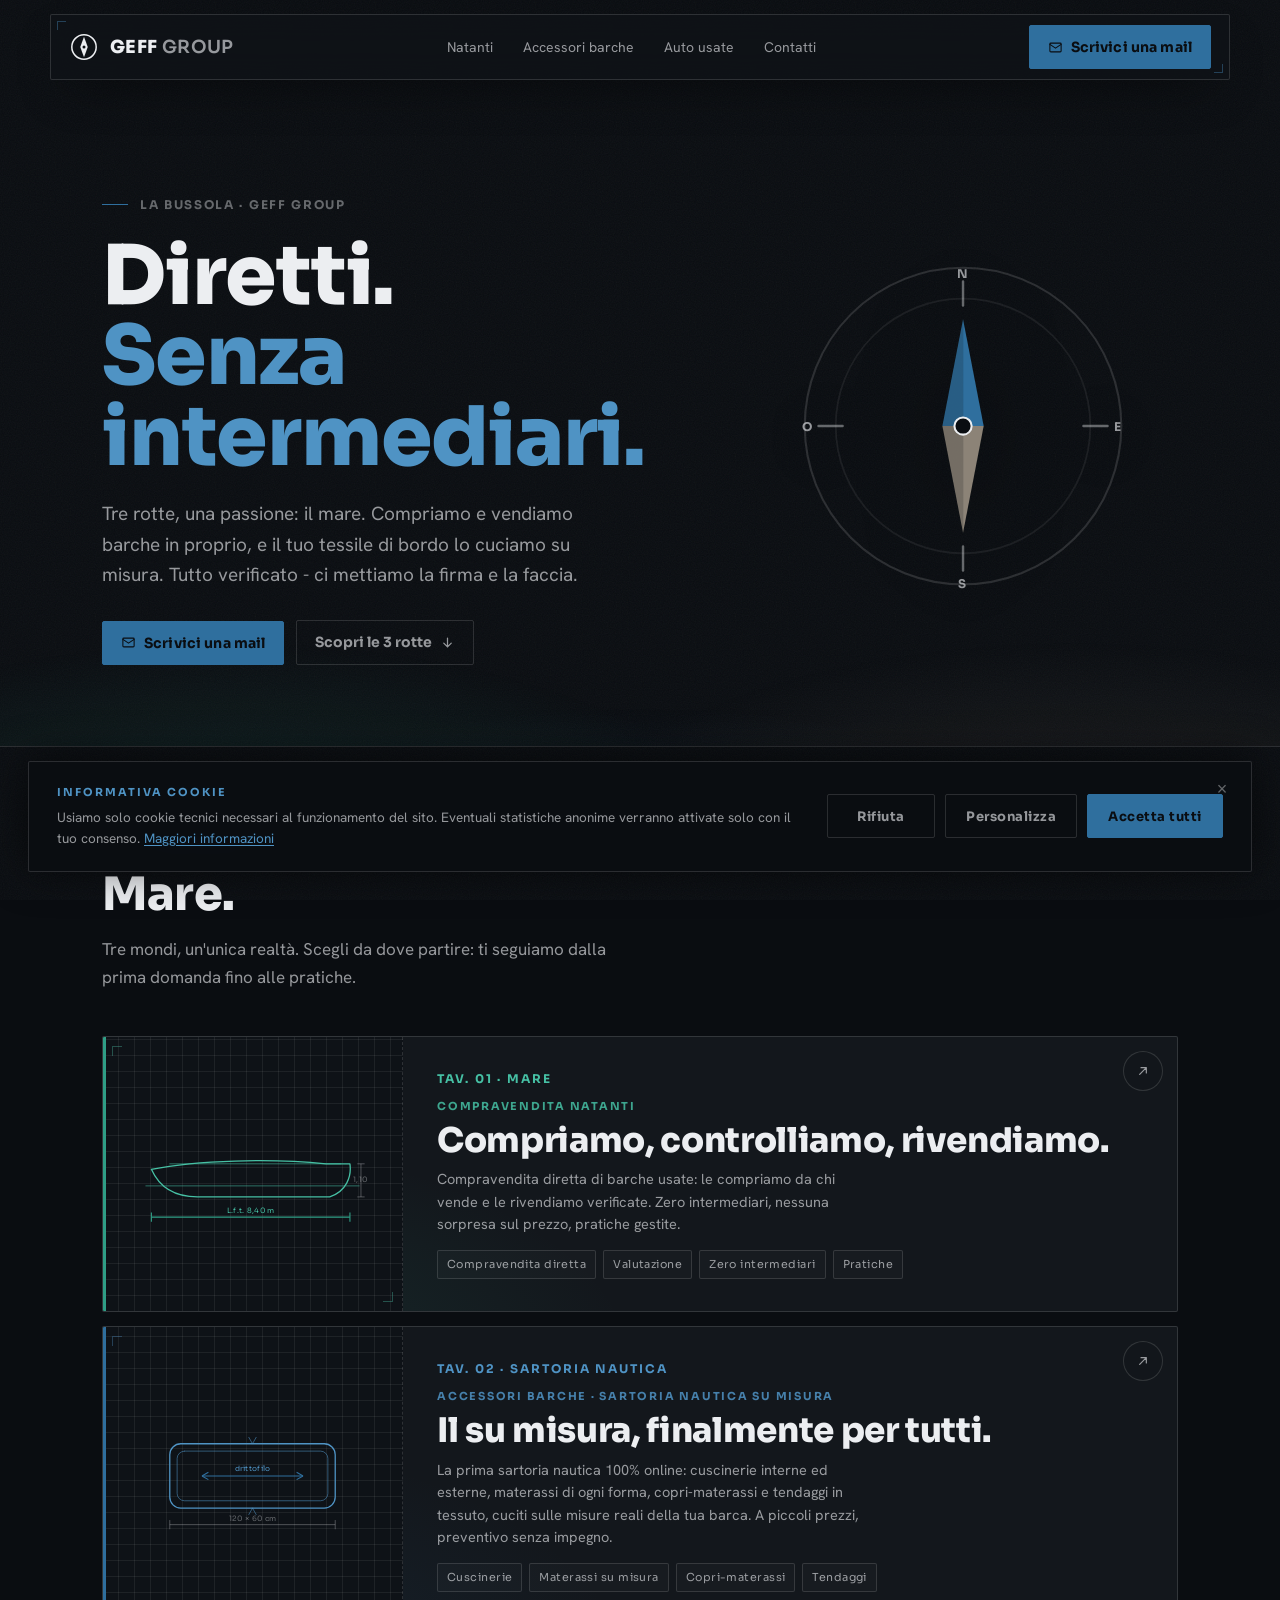
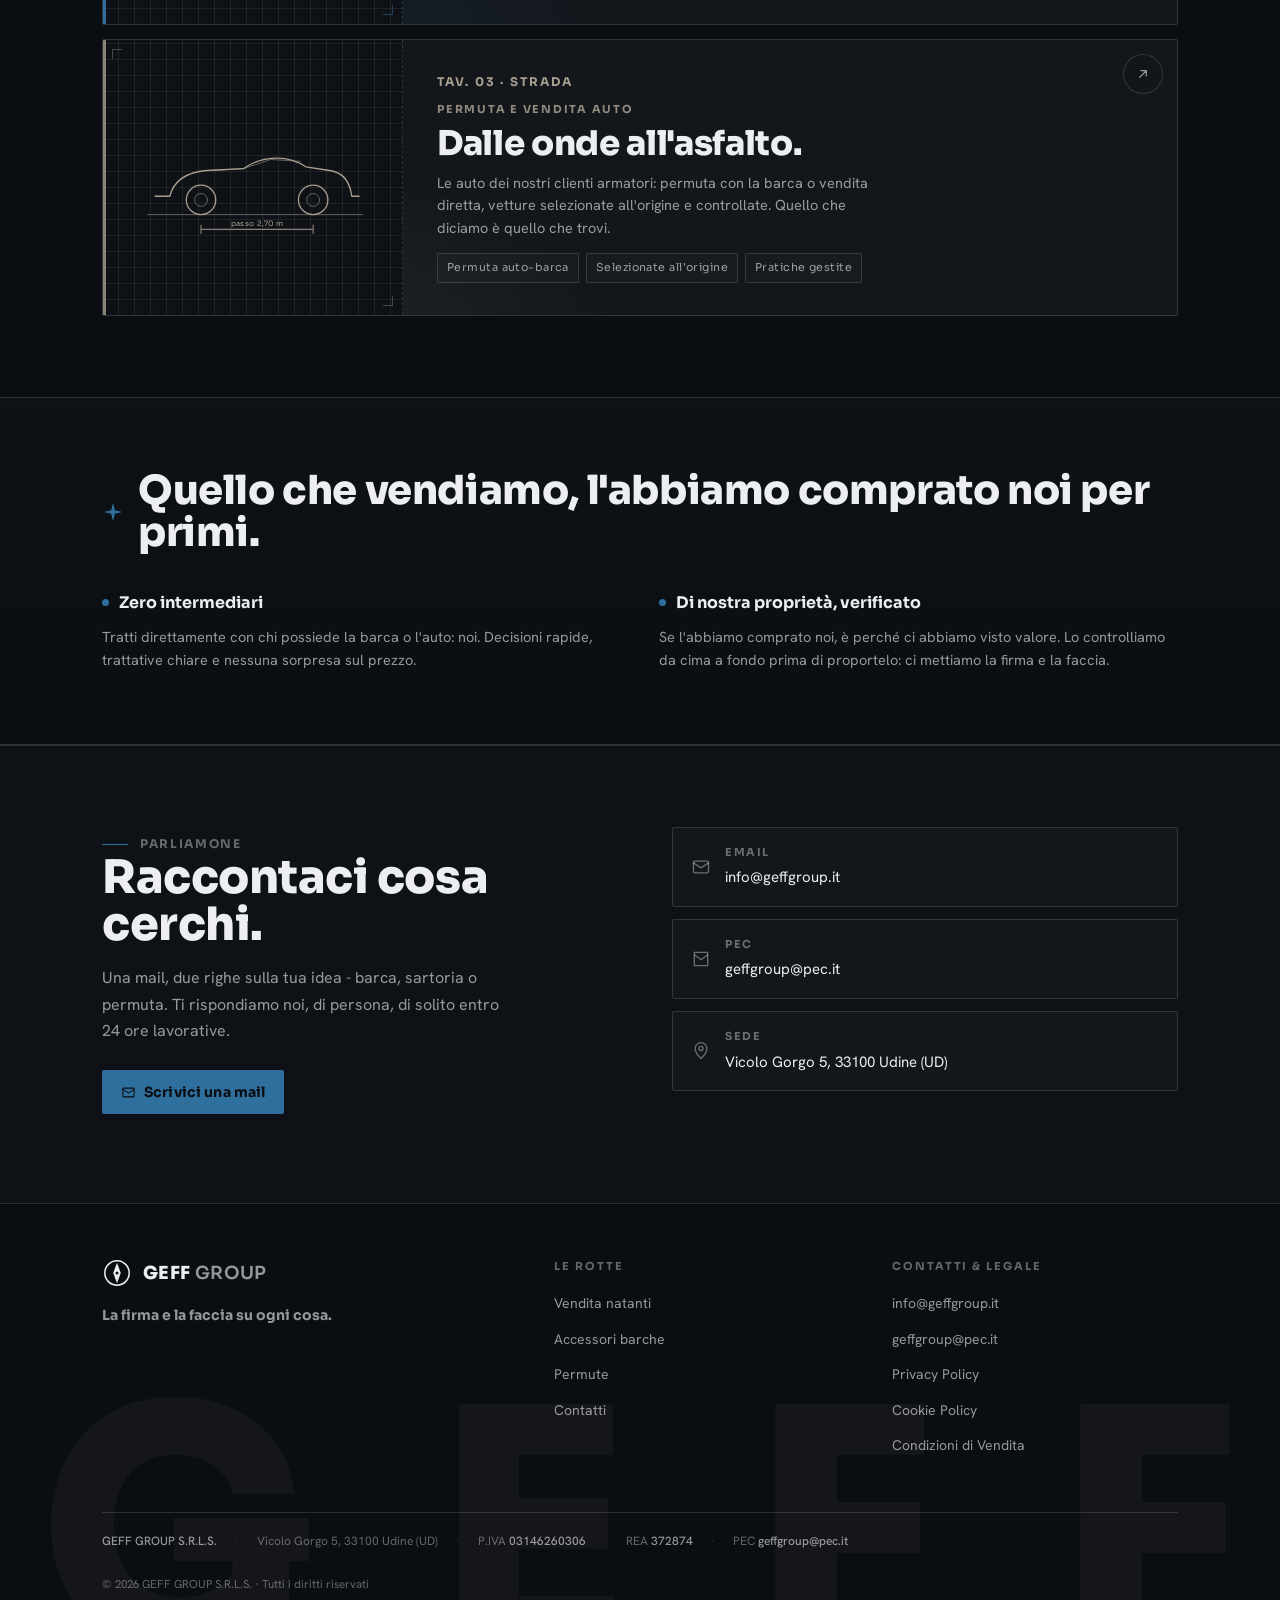
<file: index.html>
<!DOCTYPE html>
<html lang="it">
<head>
<meta charset="UTF-8">
<meta name="viewport" content="width=device-width, initial-scale=1.0, viewport-fit=cover">
<meta name="theme-color" content="#0b0e12">

<title>GEFF Group - Natanti, sartoria nautica e auto usate | Udine</title>
<meta name="description" content="GEFF Group: compravendita diretta online di natanti e auto usate e sartoria nautica su misura. Zero intermediari, tutto di nostra proprietà, verificato. Bottega di famiglia a Udine, solo per privati.">

<!-- Open Graph base -->
<meta property="og:type" content="website">
<meta property="og:site_name" content="GEFF Group">
<meta property="og:title" content="GEFF Group - Diretti, senza intermediari.">
<meta property="og:description" content="Natanti, sartoria nautica su misura e auto usate. Una bottega di famiglia a Udine, solo per privati.">
<meta property="og:locale" content="it_IT">
<meta property="og:url" content="https://geffgroup.it/">
<meta property="og:image" content="https://geffgroup.it/assets/og-image.png">
<meta property="og:image:width" content="1200">
<meta property="og:image:height" content="630">
<meta property="og:image:alt" content="GEFF Group - Diretti, senza intermediari. Natanti, sartoria nautica e auto usate a Udine.">
<meta name="twitter:card" content="summary_large_image">
<meta name="twitter:title" content="GEFF Group - Diretti, senza intermediari.">
<meta name="twitter:description" content="Natanti, sartoria nautica su misura e auto usate. Una bottega di famiglia a Udine, solo per privati.">
<meta name="twitter:image" content="https://geffgroup.it/assets/og-image.png">
<link rel="canonical" href="https://geffgroup.it/">

<!-- Dati strutturati per Google (LocalBusiness) -->
<script type="application/ld+json">
{
  "@context": "https://schema.org",
  "@type": "LocalBusiness",
  "name": "GEFF Group",
  "legalName": "GEFF GROUP S.R.L.S.",
  "url": "https://geffgroup.it/",
  "email": "info@geffgroup.it",
  "image": "https://geffgroup.it/assets/og-image.png",
  "description": "Compravendita diretta online di natanti e auto usate e sartoria nautica su misura, senza intermediari. Bottega di famiglia a Udine, solo per privati.",
  "address": { "@type": "PostalAddress", "addressLocality": "Udine", "addressRegion": "UD", "addressCountry": "IT" },
  "areaServed": ["Friuli-Venezia Giulia", "Veneto"]
}
</script>

<link rel="icon" type="image/svg+xml" href="assets/favicon.svg">
<link rel="preconnect" href="https://fonts.googleapis.com">
<link rel="preconnect" href="https://fonts.gstatic.com" crossorigin>
<link href="https://fonts.googleapis.com/css2?family=Sora:wght@400;600;700;800&family=Hanken+Grotesk:wght@400;500;700&display=swap" rel="stylesheet">
<link rel="stylesheet" href="assets/css/style.css">
</head>
<body>

<a class="skip-link" href="#main">Salta al contenuto</a>

<!-- HEADER (tieni in sync su tutte le pagine) -->
<header class="site-header">
  <div class="container header-inner">
    <a class="brand" href="index.html" aria-label="GEFF Group - Home">
      <span class="mark" aria-hidden="true">
        <svg viewBox="0 0 32 32" fill="none" stroke="currentColor" stroke-width="1.6">
          <circle cx="16" cy="16" r="13"/>
          <g class="needle">
            <path d="M16 5 L20 16 L16 27 L12 16 Z" fill="currentColor" stroke="none"/>
          </g>
          <circle cx="16" cy="16" r="1.6" fill="#0f1318" stroke="none"/>
        </svg>
      </span>
      <span class="name">GEFF <span>GROUP</span></span>
    </a>

    <nav class="nav" id="primary-nav" aria-label="Navigazione principale">
      <a class="nav-link" href="natanti.html">Natanti</a>
      <a class="nav-link" href="accessori-barche.html">Accessori barche</a>
      <a class="nav-link" href="auto-usate.html">Auto usate</a>
      <a class="nav-link" href="contatti.html">Contatti</a>
    </nav>

    <div class="header-actions">
      <button class="btn-cta" type="button" data-open-modal="modal-contatto">
        <svg viewBox="0 0 24 24" fill="none" stroke="currentColor" stroke-width="1.7" stroke-linecap="round" stroke-linejoin="round" aria-hidden="true"><rect x="3" y="5" width="18" height="14" rx="1.5"/><path d="m3 7 9 6 9-6"/></svg>
        <span class="lbl-long">Scrivici una mail</span>
        <span class="lbl-short">Scrivici</span>
      </button>
      <button class="burger" type="button" aria-label="Apri il menu" aria-expanded="false" aria-controls="primary-nav">
        <span></span><span></span><span></span>
      </button>
    </div>
  </div>
</header>
<!-- /HEADER -->

<main id="main">

  <!-- ===== HERO ===== -->
  <section class="hero">
    <div class="container">
      <div class="hero-grid">
        <div>
          <p class="eyebrow hero-eyebrow rv">La Bussola · GEFF Group</p>
          <h1 class="hero-title rv rv-d1">Diretti.<em>Senza intermediari.</em></h1>
          <p class="hero-lead rv rv-d2">Tre rotte, una passione: il mare. Compriamo e vendiamo barche in proprio, e il tuo tessile di bordo lo cuciamo su misura. Tutto verificato - ci mettiamo la firma e la faccia.</p>
          <div class="hero-ctas rv rv-d3">
            <button class="btn-cta" type="button" data-open-modal="modal-contatto">
              <svg viewBox="0 0 24 24" fill="none" stroke="currentColor" stroke-width="1.7" stroke-linecap="round" stroke-linejoin="round" aria-hidden="true"><rect x="3" y="5" width="18" height="14" rx="1.5"/><path d="m3 7 9 6 9-6"/></svg>
              Scrivici una mail
            </button>
            <a class="btn-ghost" href="#rotte">
              Scopri le 3 rotte
              <svg viewBox="0 0 24 24" fill="none" stroke="currentColor" stroke-width="2" stroke-linecap="round" stroke-linejoin="round" aria-hidden="true"><path d="M12 5v14M6 13l6 6 6-6"/></svg>
            </a>
          </div>
        </div>

        <!-- Segno bussola in SVG, niente foto -->
        <div class="hero-compass rv rv-d2" aria-hidden="true">
          <svg viewBox="0 0 200 200" fill="none">
            <circle class="ring" cx="100" cy="100" r="92" stroke-width="1.2"/>
            <circle class="ring-2" cx="100" cy="100" r="74" stroke-width="1"/>
            <g class="rotor">
              <!-- tacche cardinali -->
              <g class="tick" stroke-width="1.4" stroke-linecap="round">
                <path d="M100 16 V30"/><path d="M100 170 V184"/>
                <path d="M16 100 H30"/><path d="M170 100 H184"/>
              </g>
              <!-- ago: nord ottone, sud acciaio -->
              <path class="needle-n" d="M100 38 L112 100 L100 100 Z"/>
              <path class="needle-n" d="M100 38 L88 100 L100 100 Z" opacity=".82"/>
              <path class="needle-s" d="M100 162 L112 100 L100 100 Z"/>
              <path class="needle-s" d="M100 162 L88 100 L100 100 Z" opacity=".82"/>
              <circle cx="100" cy="100" r="5" fill="#0a0d11" stroke="#eceef1" stroke-width="1.2"/>
            </g>
            <!-- lettere cardinali -->
            <text class="label" x="100" y="14" text-anchor="middle">N</text>
            <text class="label" x="100" y="194" text-anchor="middle">S</text>
            <text class="label" x="190" y="103" text-anchor="middle">E</text>
            <text class="label" x="10" y="103" text-anchor="middle">O</text>
          </svg>
        </div>
      </div>
    </div>
  </section>

  <!-- ===== LE 3 ROTTE (cuore visivo) ===== -->
  <section class="section" id="rotte" aria-labelledby="rotte-title">
    <div class="container">
      <div class="section-head">
        <p class="eyebrow rv">Le tre rotte</p>
        <h2 class="section-title rv rv-d1" id="rotte-title">Mare.</h2>
        <p class="section-intro rv rv-d2">Tre mondi, un'unica realtà. Scegli da dove partire: ti seguiamo dalla prima domanda fino alle pratiche.</p>
      </div>

      <div class="routes">
        <!-- 01 · MARE -->
        <a class="route rv" data-zona="mare" href="natanti.html" aria-label="Vendita natanti - vai alla pagina">
          <span class="route-draw" aria-hidden="true">
            <svg viewBox="0 0 260 150" role="img" aria-label="Profilo di scafo con quote">
              <!-- scafo -->
              <path class="ln" d="M20 70 C70 60 150 58 210 64 L236 64 C238 78 232 94 214 100 L70 100 C44 100 28 88 20 70 Z"/>
              <!-- linea di galleggiamento -->
              <path class="ln thin" d="M14 88 L246 88" stroke-dasharray="6 5"/>
              <!-- coperta -->
              <path class="ln thin" d="M40 64 L226 64"/>
              <!-- quota lunghezza (accento di zona) -->
              <path class="dimb" d="M20 122 L236 122"/>
              <path class="dimb" d="M20 117 L20 127 M236 117 L236 127"/>
              <text class="qt qtb" x="128" y="118" text-anchor="middle">L.f.t. 8,40 m</text>
              <!-- quota pescaggio -->
              <path class="dim" d="M248 64 L248 100"/>
              <path class="dim" d="M244 64 L252 64 M244 100 L252 100"/>
              <text class="qt" x="255" y="84" text-anchor="end">1,10</text>
            </svg>
          </span>
          <span class="route-body">
            <span class="route-index">Tav. 01 · Mare</span>
            <span class="route-kicker">Compravendita natanti</span>
            <span class="route-title">Compriamo, controlliamo, rivendiamo.</span>
            <span class="route-desc">Compravendita diretta di barche usate: le compriamo da chi vende e le rivendiamo verificate. Zero intermediari, nessuna sorpresa sul prezzo, pratiche gestite.</span>
            <ul class="route-tags">
              <li>Compravendita diretta</li>
              <li>Valutazione</li>
              <li>Zero intermediari</li>
              <li>Pratiche</li>
            </ul>
          </span>
          <span class="route-go" aria-hidden="true">
            <svg viewBox="0 0 24 24" fill="none" stroke="currentColor" stroke-width="1.8" stroke-linecap="round" stroke-linejoin="round"><path d="M7 17 17 7M9 7h8v8"/></svg>
          </span>
        </a>

        <!-- 02 · SARTORIA -->
        <a class="route rv rv-d1" data-zona="sartoria" href="accessori-barche.html" aria-label="Vendita accessori barche e sartoria nautica - vai alla pagina">
          <span class="route-draw" aria-hidden="true">
            <svg viewBox="0 0 260 150" role="img" aria-label="Cartamodello di cuscino con tacche e drittofilo">
              <!-- cuscino / cartamodello -->
              <rect class="ln" x="40" y="40" width="180" height="70" rx="12"/>
              <!-- margine di cucitura -->
              <rect class="ln thin" x="48" y="48" width="164" height="54" rx="8" stroke-dasharray="4 4"/>
              <!-- tacche di montaggio -->
              <path class="ln thin" d="M130 40 L126 33 M130 40 L134 33 M130 110 L126 117 M130 110 L134 117"/>
              <!-- freccia drittofilo (accento di zona) -->
              <path class="dimb" d="M75 75 L185 75"/>
              <path class="dimb" d="M75 75 L82 71 M75 75 L82 79 M185 75 L178 71 M185 75 L178 79"/>
              <text class="qt qtb" x="130" y="70" text-anchor="middle">drittofilo</text>
              <!-- quota -->
              <path class="dim" d="M40 128 L220 128"/>
              <path class="dim" d="M40 123 L40 133 M220 123 L220 133"/>
              <text class="qt" x="130" y="124" text-anchor="middle">120 × 60 cm</text>
            </svg>
          </span>
          <span class="route-body">
            <span class="route-index">Tav. 02 · Sartoria nautica</span>
            <span class="route-kicker">Accessori barche · sartoria nautica su misura</span>
            <span class="route-title">Il su misura, finalmente per tutti.</span>
            <span class="route-desc">La prima sartoria nautica 100% online: cuscinerie interne ed esterne, materassi di ogni forma, copri-materassi e tendaggi in tessuto, cuciti sulle misure reali della tua barca. A piccoli prezzi, preventivo senza impegno.</span>
            <ul class="route-tags">
              <li>Cuscinerie</li>
              <li>Materassi su misura</li>
              <li>Copri-materassi</li>
              <li>Tendaggi</li>
            </ul>
          </span>
          <span class="route-go" aria-hidden="true">
            <svg viewBox="0 0 24 24" fill="none" stroke="currentColor" stroke-width="1.8" stroke-linecap="round" stroke-linejoin="round"><path d="M7 17 17 7M9 7h8v8"/></svg>
          </span>
        </a>

        <!-- 03 · STRADA -->
        <a class="route rv rv-d2" data-zona="strada" href="auto-usate.html" aria-label="Permuta e vendita auto - vai alla pagina">
          <span class="route-draw" aria-hidden="true">
            <svg viewBox="0 0 260 150" role="img" aria-label="Profilo di auto con quota del passo">
              <!-- carrozzeria -->
              <path class="ln" d="M24 96 L40 96 C44 80 58 70 80 68 L120 66 C140 52 168 50 188 64 L214 68 C228 70 236 80 238 96 L246 96"/>
              <path class="ln thin" d="M86 68 L120 66 L150 56 L182 58"/>
              <!-- ruote -->
              <circle class="ln" cx="74" cy="100" r="16"/>
              <circle class="ln thin" cx="74" cy="100" r="7"/>
              <circle class="ln" cx="196" cy="100" r="16"/>
              <circle class="ln thin" cx="196" cy="100" r="7"/>
              <path class="ln thin" d="M16 116 L250 116"/>
              <!-- quota passo (accento di zona) -->
              <path class="dimb" d="M74 132 L196 132"/>
              <path class="dimb" d="M74 127 L74 137 M196 127 L196 137"/>
              <text class="qt qtb" x="135" y="128" text-anchor="middle">passo 2,70 m</text>
            </svg>
          </span>
          <span class="route-body">
            <span class="route-index">Tav. 03 · Strada</span>
            <span class="route-kicker">Permuta e vendita auto</span>
            <span class="route-title">Dalle onde all'asfalto.</span>
            <span class="route-desc">Le auto dei nostri clienti armatori: permuta con la barca o vendita diretta, vetture selezionate all'origine e controllate. Quello che diciamo è quello che trovi.</span>
            <ul class="route-tags">
              <li>Permuta auto-barca</li>
              <li>Selezionate all'origine</li>
              <li>Pratiche gestite</li>
            </ul>
          </span>
          <span class="route-go" aria-hidden="true">
            <svg viewBox="0 0 24 24" fill="none" stroke="currentColor" stroke-width="1.8" stroke-linecap="round" stroke-linejoin="round"><path d="M7 17 17 7M9 7h8v8"/></svg>
          </span>
        </a>
      </div>
    </div>
  </section>

  <!-- ===== ETHOS: perché conviene trattare diretto con noi ===== -->
  <section class="ethos" aria-labelledby="ethos-title">
    <div class="container">
      <p class="ethos-claim rv">
        <span class="star" aria-hidden="true">
          <svg viewBox="0 0 24 24" fill="currentColor"><path d="M12 2 14 10 22 12 14 14 12 22 10 14 2 12 10 10Z"/></svg>
        </span>
        <span id="ethos-title">Quello che vendiamo, l'abbiamo comprato noi per primi.</span>
      </p>
      <div class="ethos-grid is-duo">
        <div class="ethos-item rv">
          <h3 class="ethos-h"><span class="dot" aria-hidden="true"></span>Zero intermediari</h3>
          <p>Tratti direttamente con chi possiede la barca o l'auto: noi. Decisioni rapide, trattative chiare e nessuna sorpresa sul prezzo.</p>
        </div>
        <div class="ethos-item rv rv-d1">
          <h3 class="ethos-h"><span class="dot" aria-hidden="true"></span>Di nostra proprietà, verificato</h3>
          <p>Se l'abbiamo comprato noi, è perché ci abbiamo visto valore. Lo controlliamo da cima a fondo prima di proportelo: ci mettiamo la firma e la faccia.</p>
        </div>
      </div>
    </div>
  </section>

  <!-- ===== CONTATTO ===== -->
  <section class="section contact" id="contatti" aria-labelledby="contatti-title">
    <div class="container">
      <div class="contact-grid">
        <div>
          <p class="eyebrow rv">Parliamone</p>
          <h2 class="contact-title rv rv-d1" id="contatti-title">Raccontaci cosa cerchi.</h2>
          <p class="contact-lead rv rv-d2">Una mail, due righe sulla tua idea - barca, sartoria o permuta. Ti rispondiamo noi, di persona, di solito entro 24 ore lavorative.</p>
          <div class="contact-ctas rv rv-d2">
            <button class="btn-cta" type="button" data-open-modal="modal-contatto">
              <svg viewBox="0 0 24 24" fill="none" stroke="currentColor" stroke-width="1.7" stroke-linecap="round" stroke-linejoin="round" aria-hidden="true"><rect x="3" y="5" width="18" height="14" rx="1.5"/><path d="m3 7 9 6 9-6"/></svg>
              Scrivici una mail
            </button>
          </div>
        </div>

        <div class="contact-cards rv rv-d1">
          <a class="contact-card" href="mailto:info@geffgroup.it">
            <svg viewBox="0 0 24 24" fill="none" stroke="currentColor" stroke-width="1.6" stroke-linecap="round" stroke-linejoin="round" aria-hidden="true"><rect x="3" y="5" width="18" height="14" rx="1.5"/><path d="m3 7 9 6 9-6"/></svg>
            <span><span class="cc-label">Email</span><span class="cc-value">info@geffgroup.it</span></span>
          </a>
          <a class="contact-card" href="mailto:geffgroup@pec.it">
            <svg viewBox="0 0 24 24" fill="none" stroke="currentColor" stroke-width="1.6" stroke-linecap="round" stroke-linejoin="round" aria-hidden="true"><path d="M4 4h16v16H4z"/><path d="m4 7 8 6 8-6"/></svg>
            <span><span class="cc-label">PEC</span><span class="cc-value">geffgroup@pec.it</span></span>
          </a>
          <div class="contact-card">
            <svg viewBox="0 0 24 24" fill="none" stroke="currentColor" stroke-width="1.6" stroke-linecap="round" stroke-linejoin="round" aria-hidden="true"><path d="M12 21s7-6.5 7-12a7 7 0 0 0-14 0c0 5.5 7 12 7 12z"/><circle cx="12" cy="9" r="2.5"/></svg>
            <span><span class="cc-label">Sede</span><span class="cc-value">Vicolo Gorgo 5, 33100 Udine (UD)</span></span>
          </div>
        </div>
      </div>
    </div>
  </section>

</main>

<!-- FOOTER (tieni in sync su tutte le pagine) -->
<footer class="site-footer">
  <div class="footer-watermark" aria-hidden="true"><span>G</span><span>E</span><span>F</span><span>F</span></div>
  <div class="container">
    <div class="footer-top">
      <div class="footer-brand">
        <a class="brand" href="index.html" aria-label="GEFF Group - Home">
          <span class="mark" aria-hidden="true">
            <svg viewBox="0 0 32 32" fill="none" stroke="currentColor" stroke-width="1.6"><circle cx="16" cy="16" r="13"/><path d="M16 5 L20 16 L16 27 L12 16 Z" fill="currentColor" stroke="none"/><circle cx="16" cy="16" r="1.6" fill="#0f1318" stroke="none"/></svg>
          </span>
          <span class="name">GEFF <span>GROUP</span></span>
        </a>
        <p class="footer-claim">La firma e la faccia su ogni cosa.</p>
      </div>

      <div class="footer-col">
        <h4>Le rotte</h4>
        <ul>
          <li><a href="natanti.html">Vendita natanti</a></li>
          <li><a href="accessori-barche.html">Accessori barche</a></li>
          <li><a href="auto-usate.html">Permute</a></li>
          <li><a href="contatti.html">Contatti</a></li>
        </ul>
      </div>

      <div class="footer-col">
        <h4>Contatti &amp; legale</h4>
        <ul>
          <li><a href="mailto:info@geffgroup.it">info@geffgroup.it</a></li>
          <li><a href="mailto:geffgroup@pec.it">geffgroup@pec.it</a></li>
          <li><a href="privacy.html">Privacy Policy</a></li>
          <li><a href="cookie-policy.html">Cookie Policy</a></li>
          <li><a href="condizioni-di-vendita.html">Condizioni di Vendita</a></li>
        </ul>
      </div>
    </div>

    <!-- dati azienda reali - da verificare col titolare -->
    <div class="footer-legal">
      <span><b>GEFF GROUP S.R.L.S.</b></span>
      <span class="sep">·</span>
      <span>Vicolo Gorgo 5, 33100 Udine (UD)</span>
      <span class="sep">·</span>
      <span>P.IVA <b>03146260306</b></span>
      <span class="sep">·</span>
      <span>REA <b>372874</b></span>
      <span class="sep">·</span>
      <span>PEC <b>geffgroup@pec.it</b></span>
    </div>
    <p class="footer-copy">© 2026 GEFF GROUP S.R.L.S. · Tutti i diritti riservati</p>
  </div>
</footer>
<!-- /FOOTER -->

<!-- ===== MODALE FORM DI CONTATTO (Web3Forms) ===== -->
<div class="modal-backdrop" id="modal-contatto" role="dialog" aria-modal="true" aria-labelledby="modal-contatto-title">
  <div class="modal modal-tav">
    <span class="modal-scan" aria-hidden="true"></span>
    <span class="tk tl" aria-hidden="true"></span><span class="tk tr" aria-hidden="true"></span><span class="tk bl" aria-hidden="true"></span><span class="tk br" aria-hidden="true"></span>
    <button class="modal-close" type="button" onclick="closeModal('modal-contatto')" aria-label="Chiudi">&times;</button>
    <div class="modal-split">
      <aside class="modal-plancia">
        <svg class="modal-draw" viewBox="0 0 48 48" aria-hidden="true"><circle class="ln" cx="24" cy="24" r="18"/><path class="ln" d="M24 8 L24 40 M8 24 L40 24"/><path class="ln" d="M24 12 L29 24 L24 36 L19 24 Z"/></svg>
        <p class="eyebrow modal-eyebrow">Tav. · Contatto</p>
        <h2 class="modal-title" id="modal-contatto-title">Tracciamo<br>la tua richiesta.</h2>
        <p class="modal-sub">Mare, sartoria o auto: ti segue chi vende, di persona. Niente intermediari.</p>
        <div class="modal-recap">
          <a class="modal-rc" href="mailto:info@geffgroup.it"><svg viewBox="0 0 24 24" fill="none" stroke="currentColor" stroke-width="1.5" stroke-linecap="round" stroke-linejoin="round" aria-hidden="true"><rect x="3" y="5" width="18" height="14" rx="1.5"/><path d="m3 7 9 6 9-6"/></svg><span><span class="rc-l">Email</span><span class="rc-v">info@geffgroup.it</span></span></a>
        </div>
        <p class="modal-tav-tag">Scala 1:1 · GEFF Group</p>
      </aside>
      <div class="modal-form-side">
        <form class="geff-form" id="form-contatto">
          <!-- TODO: generare una access key Web3Forms per info@geffgroup.it su web3forms.com - NON riusare quella di relacs (2e9533d4...), altrimenti le mail vanno a relacs -->
          <input type="hidden" name="access_key" value="REPLACE_WITH_GEFF_WEB3FORMS_KEY">
          <input type="hidden" name="subject" value="Richiesta dal sito - GEFF Group">
          <input type="hidden" name="from_name" value="Sito GEFF Group">
          <!-- honeypot anti-spam: gli umani non lo vedono né lo compilano -->
          <input type="checkbox" name="botcheck" class="hp-field" tabindex="-1" autocomplete="off" aria-hidden="true">
          <div class="form-row">
            <div class="form-group">
              <label class="form-label" for="c-nome">Nome</label>
              <input class="form-input" id="c-nome" name="nome" type="text" required placeholder="Il tuo nome" autocomplete="given-name">
            </div>
            <div class="form-group">
              <label class="form-label" for="c-cognome">Cognome</label>
              <input class="form-input" id="c-cognome" name="cognome" type="text" required placeholder="Il tuo cognome" autocomplete="family-name">
            </div>
          </div>
          <div class="form-row">
            <div class="form-group">
              <label class="form-label" for="c-email">Email</label>
              <input class="form-input" id="c-email" name="email" type="email" required placeholder="email@esempio.com" autocomplete="email">
            </div>
            <div class="form-group">
              <label class="form-label" for="c-tel">Telefono <span class="opt">(opzionale)</span></label>
              <input class="form-input" id="c-tel" name="telefono" type="tel" placeholder="+39 333 000 0000" autocomplete="tel">
            </div>
          </div>
          <div class="form-group">
            <label class="form-label" for="c-richiesta">La tua richiesta</label>
            <textarea class="form-textarea" id="c-richiesta" name="richiesta" required placeholder="Mare, sartoria o auto? Raccontaci cosa cerchi…"></textarea>
          </div>
          <label class="form-consent">
            <input type="checkbox" id="c-consent" name="consenso_privacy" required>
            <span>Ho letto e accetto la <a href="privacy.html" target="_blank" rel="noopener">Privacy Policy</a> e acconsento al trattamento dei miei dati per essere ricontattato. <span class="req">*</span></span>
          </label>
          <button class="form-submit" type="submit">Invia richiesta</button>
          <p class="form-status" role="status" aria-live="polite"></p>
        </form>
      </div>
    </div>
  </div>
</div>

<!-- ===== COOKIE BANNER ===== -->
<div class="cookie-banner" id="cookie-banner" role="dialog" aria-labelledby="cb-title" aria-describedby="cb-desc">
  <button class="cb-close" type="button" data-consent="deny" aria-label="Chiudi e rifiuta i cookie non necessari">&times;</button>
  <div class="cb-inner">
    <div class="cb-text">
      <strong id="cb-title">Informativa cookie</strong>
      <p id="cb-desc">Usiamo solo cookie tecnici necessari al funzionamento del sito. Eventuali statistiche anonime verranno attivate solo con il tuo consenso. <a href="cookie-policy.html">Maggiori informazioni</a></p>
    </div>
    <div class="cb-actions">
      <button class="cb-btn cb-deny" type="button" data-consent="deny">Rifiuta</button>
      <button class="cb-btn cb-custom" type="button" data-action="prefs" aria-expanded="false" aria-controls="cb-prefs">Personalizza</button>
      <button class="cb-btn cb-accept" type="button" data-consent="accept">Accetta tutti</button>
    </div>
  </div>

  <div class="cb-prefs" id="cb-prefs" hidden>
    <div class="cb-pref-row">
      <div class="cb-pref-info">
        <strong>Cookie necessari</strong>
        <p>Indispensabili per il funzionamento del sito e per ricordare le tue scelte. Sempre attivi.</p>
      </div>
      <label class="cb-switch">
        <input type="checkbox" checked disabled aria-label="Cookie necessari (sempre attivi)">
        <span class="cb-slider"></span>
      </label>
    </div>
    <div class="cb-pref-row">
      <div class="cb-pref-info">
        <strong>Statistiche anonime</strong>
        <p>Misurazione aggregata e anonima delle visite, senza profilazione. Al momento non è collegato alcuno strumento: questa scelta vale per quando lo sarà.</p>
      </div>
      <label class="cb-switch">
        <input type="checkbox" id="cb-analytics" aria-label="Statistiche anonime">
        <span class="cb-slider"></span>
      </label>
    </div>
    <div class="cb-prefs-actions">
      <button class="cb-btn cb-deny" type="button" data-consent="deny">Rifiuta tutti</button>
      <button class="cb-btn cb-accept" type="button" data-action="save">Salva preferenze</button>
    </div>
  </div>
</div>

<script src="assets/js/main.js"></script>
</body>
</html>
</file>
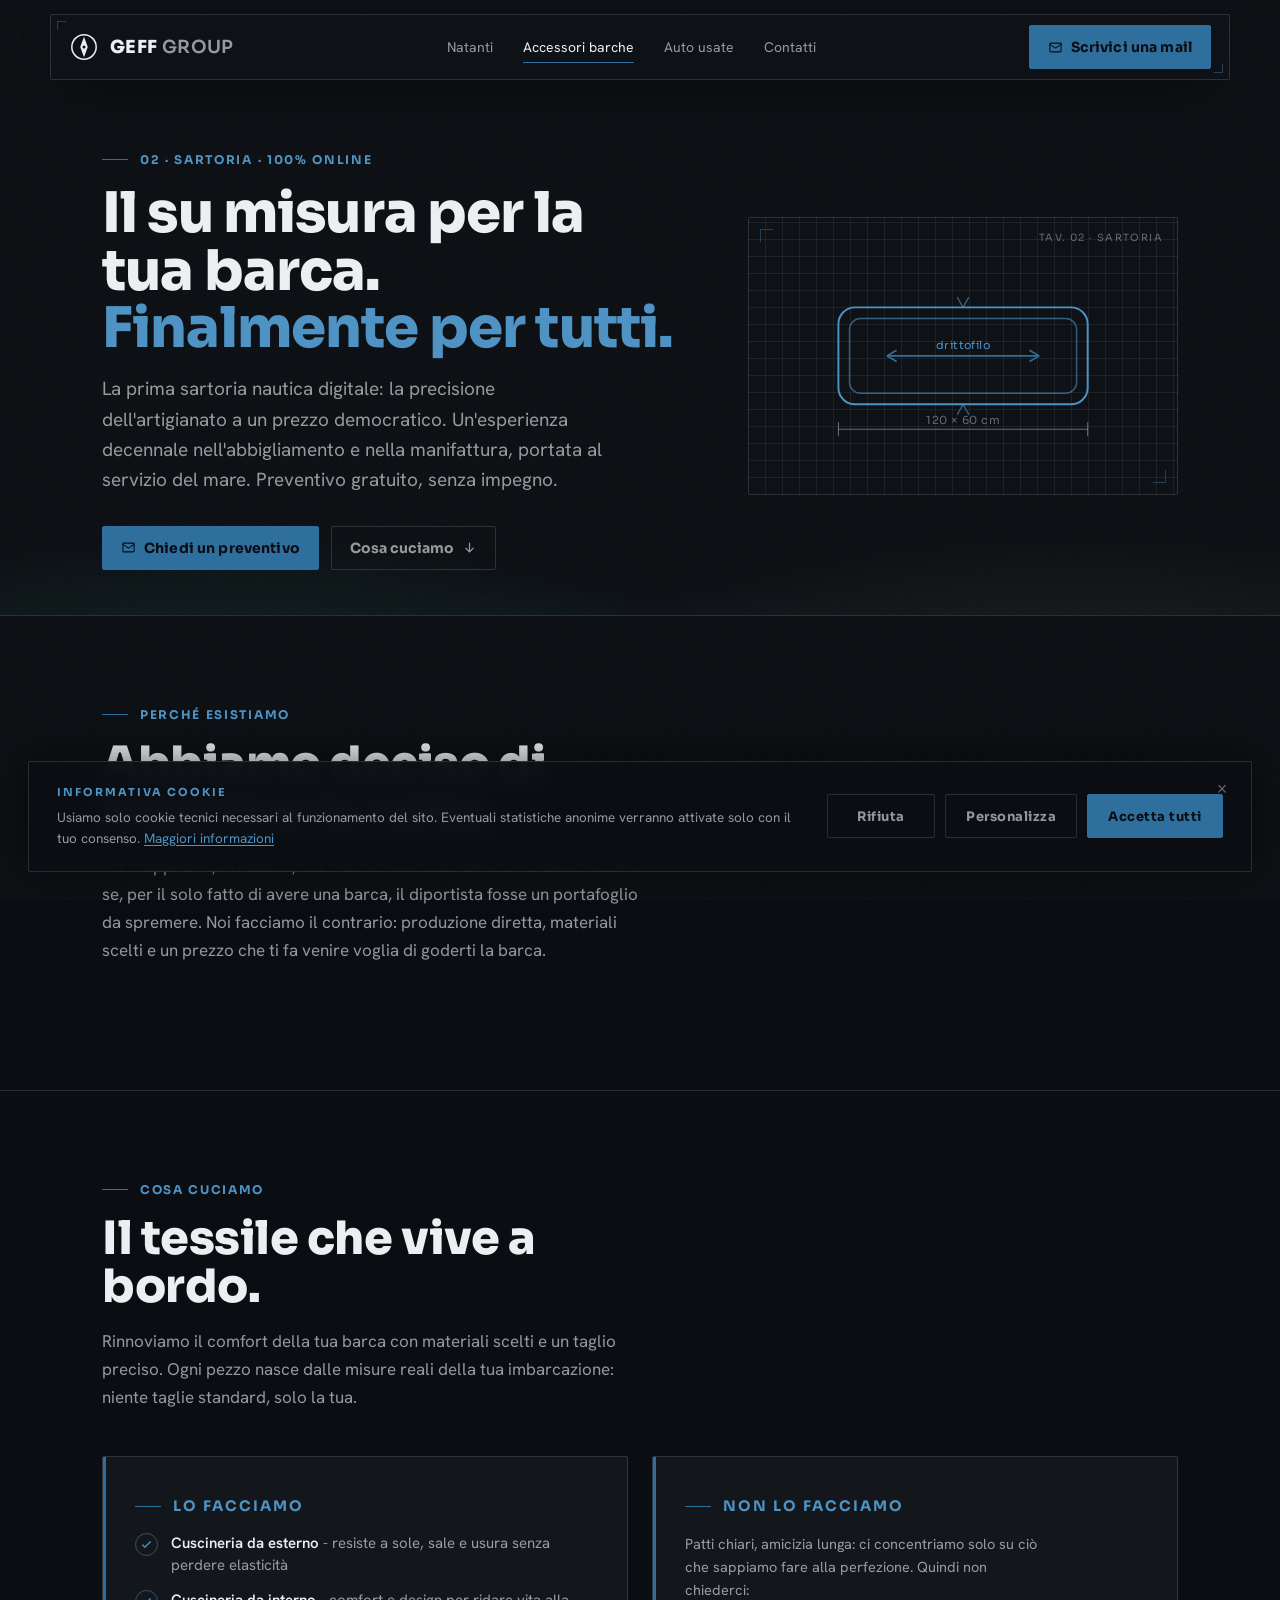
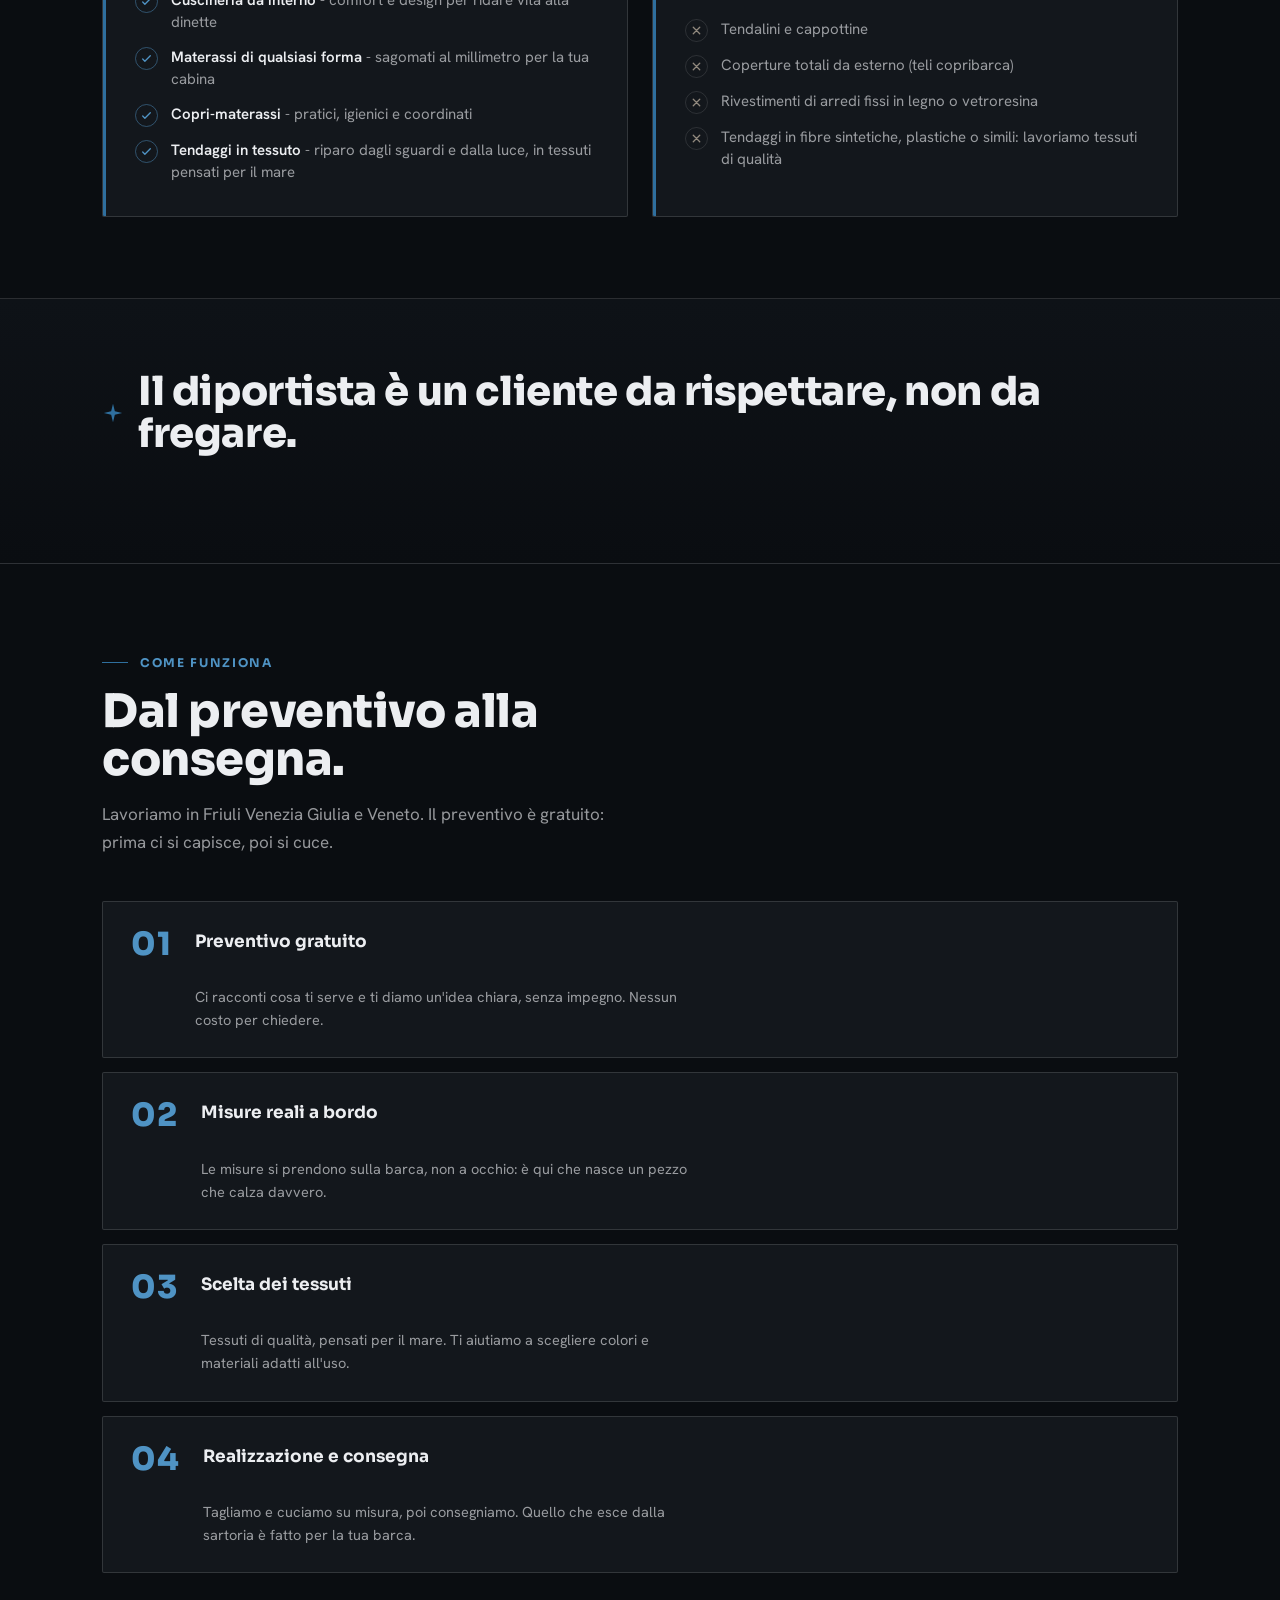
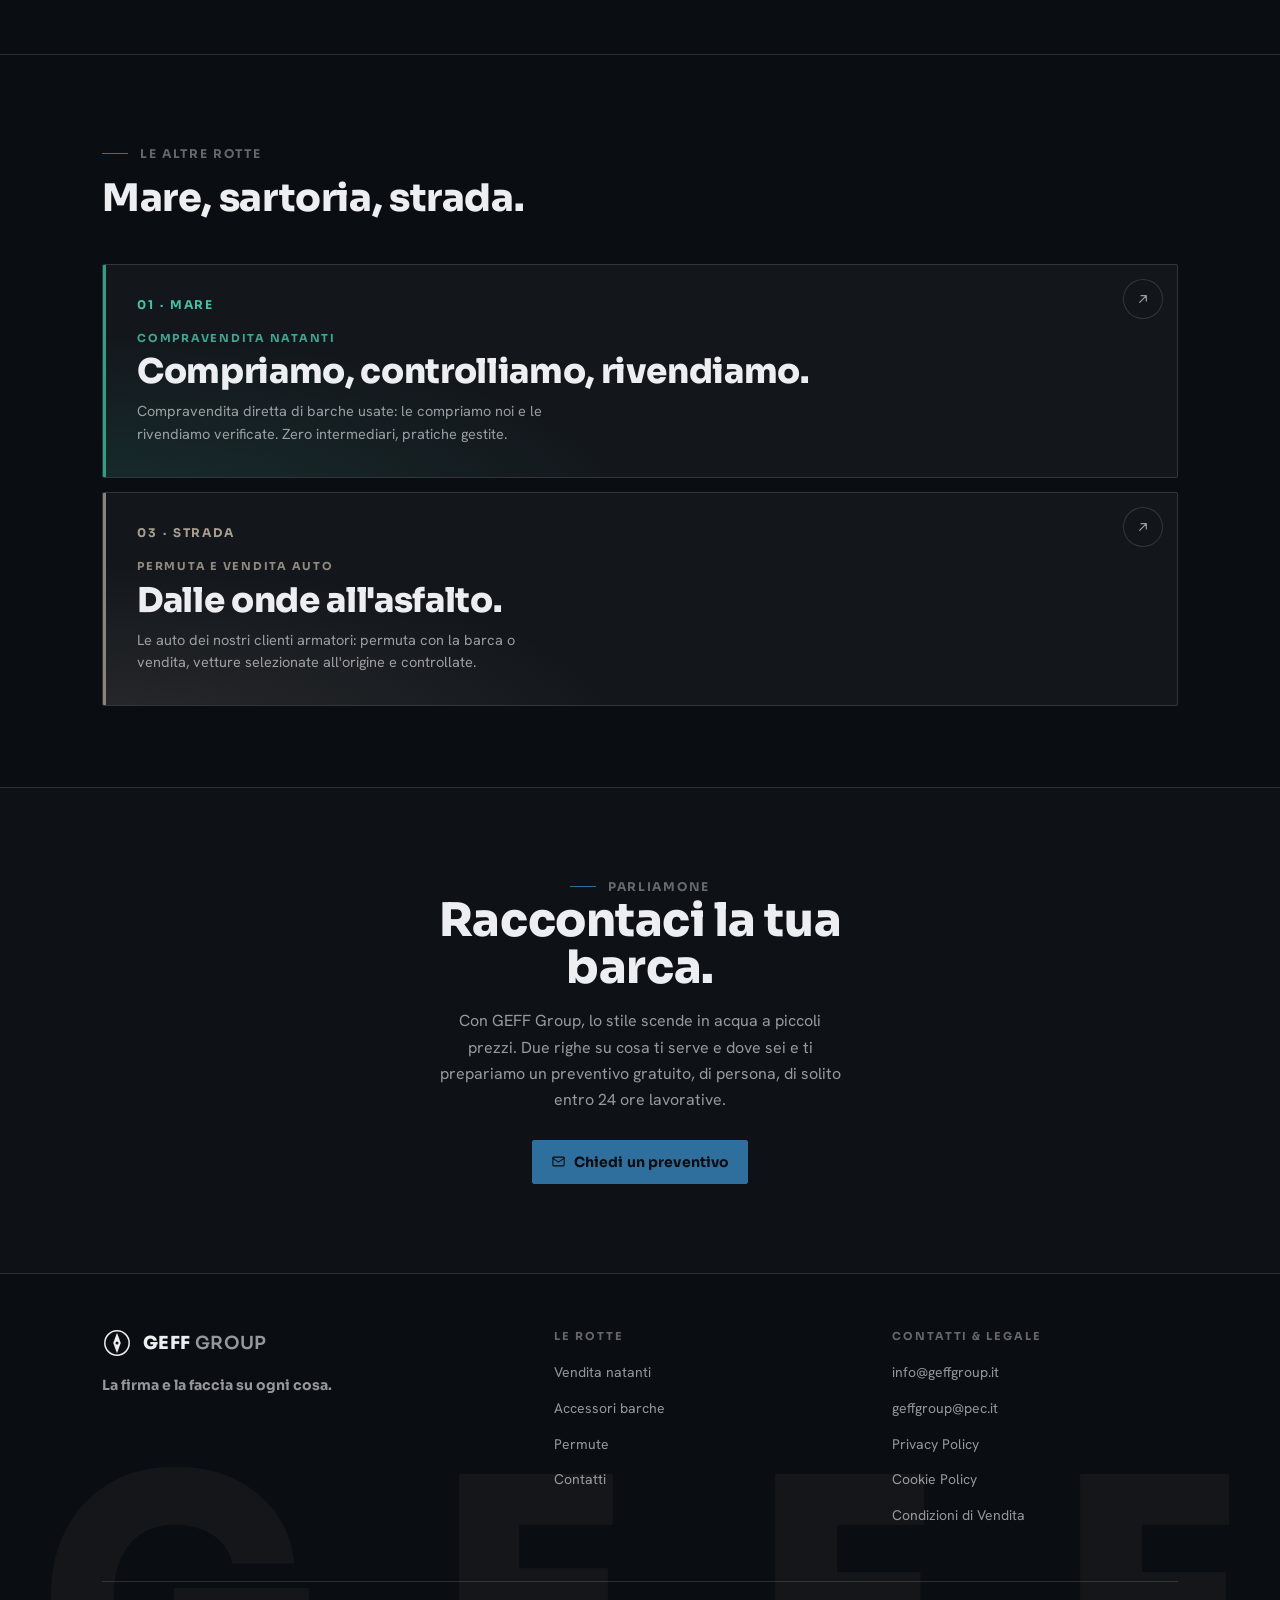
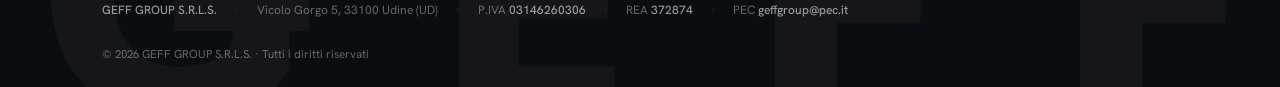
<file: accessori-barche.html>
<!DOCTYPE html>
<html lang="it">
<head>
<meta charset="UTF-8">
<meta name="viewport" content="width=device-width, initial-scale=1.0, viewport-fit=cover">
<meta name="theme-color" content="#0b0e12">

<title>Accessori barche · sartoria nautica su misura - GEFF Group | Udine</title>
<meta name="description" content="La prima sartoria nautica su misura 100% online: cuscinerie interne ed esterne, materassi di ogni forma, copri-materassi e tendaggi in tessuto. Tessuti di qualità a piccoli prezzi, preventivo gratuito. Friuli Venezia Giulia e Veneto.">

<meta property="og:type" content="website">
<meta property="og:site_name" content="GEFF Group">
<meta property="og:title" content="Sartoria nautica su misura - GEFF Group">
<meta property="og:description" content="Tessile di bordo cucito sulle misure reali della tua barca. Preventivo gratuito.">
<meta property="og:locale" content="it_IT">
<meta property="og:url" content="https://geffgroup.it/accessori-barche.html">
<meta property="og:image" content="https://geffgroup.it/assets/og-image.png">
<meta property="og:image:width" content="1200">
<meta property="og:image:height" content="630">
<meta property="og:image:alt" content="GEFF Group - Natanti, sartoria nautica e auto usate a Udine.">
<meta name="twitter:card" content="summary_large_image">
<meta name="twitter:title" content="Sartoria nautica su misura - GEFF Group">
<meta name="twitter:description" content="Tessile di bordo cucito sulle misure reali della tua barca. Preventivo gratuito.">
<meta name="twitter:image" content="https://geffgroup.it/assets/og-image.png">
<link rel="canonical" href="https://geffgroup.it/accessori-barche.html">

<link rel="icon" type="image/svg+xml" href="assets/favicon.svg">
<link rel="preconnect" href="https://fonts.googleapis.com">
<link rel="preconnect" href="https://fonts.gstatic.com" crossorigin>
<link href="https://fonts.googleapis.com/css2?family=Sora:wght@400;600;700;800&family=Hanken+Grotesk:wght@400;500;700&display=swap" rel="stylesheet">
<link rel="stylesheet" href="assets/css/style.css">
</head>
<body>

<a class="skip-link" href="#main">Salta al contenuto</a>

<!-- HEADER (tieni in sync su tutte le pagine) -->
<header class="site-header">
  <div class="container header-inner">
    <a class="brand" href="index.html" aria-label="GEFF Group - Home">
      <span class="mark" aria-hidden="true">
        <svg viewBox="0 0 32 32" fill="none" stroke="currentColor" stroke-width="1.6">
          <circle cx="16" cy="16" r="13"/>
          <g class="needle"><path d="M16 5 L20 16 L16 27 L12 16 Z" fill="currentColor" stroke="none"/></g>
          <circle cx="16" cy="16" r="1.6" fill="#0f1318" stroke="none"/>
        </svg>
      </span>
      <span class="name">GEFF <span>GROUP</span></span>
    </a>

    <nav class="nav" id="primary-nav" aria-label="Navigazione principale">
      <a class="nav-link" href="natanti.html">Natanti</a>
      <a class="nav-link" href="accessori-barche.html" aria-current="page">Accessori barche</a>
      <a class="nav-link" href="auto-usate.html">Auto usate</a>
      <a class="nav-link" href="contatti.html">Contatti</a>
    </nav>

    <div class="header-actions">
      <button class="btn-cta" type="button" data-open-modal="modal-contatto">
        <svg viewBox="0 0 24 24" fill="none" stroke="currentColor" stroke-width="1.7" stroke-linecap="round" stroke-linejoin="round" aria-hidden="true"><rect x="3" y="5" width="18" height="14" rx="1.5"/><path d="m3 7 9 6 9-6"/></svg>
        <span class="lbl-long">Scrivici una mail</span>
        <span class="lbl-short">Scrivici</span>
      </button>
      <button class="burger" type="button" aria-label="Apri il menu" aria-expanded="false" aria-controls="primary-nav">
        <span></span><span></span><span></span>
      </button>
    </div>
  </div>
</header>
<!-- /HEADER -->

<main id="main" data-zona="sartoria">

  <!-- HERO - il cartamodello si disegna al load e resta come intestazione (modo C) -->
  <section class="hero">
    <div class="container">
      <div class="hero-grid">
        <div>
          <p class="eyebrow zona hero-eyebrow rv">02 · Sartoria · 100% online</p>
          <h1 class="hero-title rv rv-d1">Il su misura per la tua barca.<em>Finalmente per tutti.</em></h1>
          <p class="hero-lead rv rv-d2">La prima sartoria nautica digitale: la precisione dell'artigianato a un prezzo democratico. Un'esperienza decennale nell'abbigliamento e nella manifattura, portata al servizio del mare. Preventivo gratuito, senza impegno.</p>
          <div class="hero-ctas rv rv-d3">
            <button class="btn-cta" type="button" data-open-modal="modal-contatto">
              <svg viewBox="0 0 24 24" fill="none" stroke="currentColor" stroke-width="1.7" stroke-linecap="round" stroke-linejoin="round" aria-hidden="true"><rect x="3" y="5" width="18" height="14" rx="1.5"/><path d="m3 7 9 6 9-6"/></svg>
              Chiedi un preventivo
            </button>
            <a class="btn-ghost" href="#cosa-cuciamo">
              Cosa cuciamo
              <svg viewBox="0 0 24 24" fill="none" stroke="currentColor" stroke-width="2" stroke-linecap="round" stroke-linejoin="round" aria-hidden="true"><path d="M12 5v14M6 13l6 6 6-6"/></svg>
            </a>
          </div>
        </div>

        <!-- tavola tecnica: cartamodello di cuscino con quote, si traccia al caricamento -->
        <div class="hero-draw" aria-hidden="true">
          <span class="tav">Tav. 02 · Sartoria</span>
          <svg viewBox="0 0 260 150" role="img" aria-label="Cartamodello di cuscino con quote">
            <rect class="ln" pathLength="1" style="--hd:.05s" x="40" y="40" width="180" height="70" rx="12"/>
            <rect class="ln thin" pathLength="1" style="--hd:.45s" x="48" y="48" width="164" height="54" rx="8" stroke-dasharray="4 4"/>
            <path class="ln thin" pathLength="1" style="--hd:.55s" d="M130 40 L126 33 M130 40 L134 33 M130 110 L126 117 M130 110 L134 117"/>
            <path class="dimb" pathLength="1" style="--hd:.7s" d="M75 75 L185 75"/>
            <path class="dimb" pathLength="1" style="--hd:.78s" d="M75 75 L82 71 M75 75 L82 79 M185 75 L178 71 M185 75 L178 79"/>
            <text class="qt qtb" x="130" y="70" text-anchor="middle">drittofilo</text>
            <path class="dim" pathLength="1" style="--hd:.86s" d="M40 128 L220 128"/>
            <path class="dim" pathLength="1" style="--hd:.92s" d="M40 123 L40 133 M220 123 L220 133"/>
            <text class="qt" x="130" y="124" text-anchor="middle">120 × 60 cm</text>
          </svg>
        </div>
      </div>
    </div>
  </section>

  <!-- MANIFESTO -->
  <section class="section" aria-labelledby="rotta-title">
    <div class="container">
      <div class="section-head">
        <p class="eyebrow zona rv">Perché esistiamo</p>
        <h2 class="section-title rv rv-d1" id="rotta-title">Abbiamo deciso di invertire la rotta.</h2>
        <p class="section-intro rv rv-d2">Per troppi anni, in nautica, "su misura" ha voluto dire "cifra folle" - come se, per il solo fatto di avere una barca, il diportista fosse un portafoglio da spremere. Noi facciamo il contrario: produzione diretta, materiali scelti e un prezzo che ti fa venire voglia di goderti la barca.</p>
      </div>
    </div>
  </section>

  <!-- COSA CUCIAMO -->
  <section class="section" id="cosa-cuciamo" aria-labelledby="cosa-title" style="border-top:1px solid var(--linea)">
    <div class="container">
      <div class="section-head">
        <p class="eyebrow zona rv">Cosa cuciamo</p>
        <h2 class="section-title rv rv-d1" id="cosa-title">Il tessile che vive a bordo.</h2>
        <p class="section-intro rv rv-d2">Rinnoviamo il comfort della tua barca con materiali scelti e un taglio preciso. Ogni pezzo nasce dalle misure reali della tua imbarcazione: niente taglie standard, solo la tua.</p>
      </div>

      <div class="split">
        <div class="panel rv">
          <p class="eyebrow zona">Lo facciamo</p>
          <ul class="checklist yes">
            <li><span class="ico" aria-hidden="true"><svg viewBox="0 0 24 24" fill="none" stroke="currentColor" stroke-width="2.4" stroke-linecap="round" stroke-linejoin="round"><path d="M5 13l4 4L19 7"/></svg></span><span><b>Cuscineria da esterno</b> - resiste a sole, sale e usura senza perdere elasticità</span></li>
            <li><span class="ico" aria-hidden="true"><svg viewBox="0 0 24 24" fill="none" stroke="currentColor" stroke-width="2.4" stroke-linecap="round" stroke-linejoin="round"><path d="M5 13l4 4L19 7"/></svg></span><span><b>Cuscineria da interno</b> - comfort e design per ridare vita alla dinette</span></li>
            <li><span class="ico" aria-hidden="true"><svg viewBox="0 0 24 24" fill="none" stroke="currentColor" stroke-width="2.4" stroke-linecap="round" stroke-linejoin="round"><path d="M5 13l4 4L19 7"/></svg></span><span><b>Materassi di qualsiasi forma</b> - sagomati al millimetro per la tua cabina</span></li>
            <li><span class="ico" aria-hidden="true"><svg viewBox="0 0 24 24" fill="none" stroke="currentColor" stroke-width="2.4" stroke-linecap="round" stroke-linejoin="round"><path d="M5 13l4 4L19 7"/></svg></span><span><b>Copri-materassi</b> - pratici, igienici e coordinati</span></li>
            <li><span class="ico" aria-hidden="true"><svg viewBox="0 0 24 24" fill="none" stroke="currentColor" stroke-width="2.4" stroke-linecap="round" stroke-linejoin="round"><path d="M5 13l4 4L19 7"/></svg></span><span><b>Tendaggi in tessuto</b> - riparo dagli sguardi e dalla luce, in tessuti pensati per il mare</span></li>
          </ul>
        </div>

        <div class="panel rv rv-d1">
          <p class="eyebrow zona">Non lo facciamo</p>
          <p>Patti chiari, amicizia lunga: ci concentriamo solo su ciò che sappiamo fare alla perfezione. Quindi non chiederci:</p>
          <ul class="checklist no">
            <li><span class="ico" aria-hidden="true"><svg viewBox="0 0 24 24" fill="none" stroke="currentColor" stroke-width="2.4" stroke-linecap="round" stroke-linejoin="round"><path d="M6 6l12 12M18 6 6 18"/></svg></span><span>Tendalini e cappottine</span></li>
            <li><span class="ico" aria-hidden="true"><svg viewBox="0 0 24 24" fill="none" stroke="currentColor" stroke-width="2.4" stroke-linecap="round" stroke-linejoin="round"><path d="M6 6l12 12M18 6 6 18"/></svg></span><span>Coperture totali da esterno (teli copribarca)</span></li>
            <li><span class="ico" aria-hidden="true"><svg viewBox="0 0 24 24" fill="none" stroke="currentColor" stroke-width="2.4" stroke-linecap="round" stroke-linejoin="round"><path d="M6 6l12 12M18 6 6 18"/></svg></span><span>Rivestimenti di arredi fissi in legno o vetroresina</span></li>
            <li><span class="ico" aria-hidden="true"><svg viewBox="0 0 24 24" fill="none" stroke="currentColor" stroke-width="2.4" stroke-linecap="round" stroke-linejoin="round"><path d="M6 6l12 12M18 6 6 18"/></svg></span><span>Tendaggi in fibre sintetiche, plastiche o simili: lavoriamo tessuti di qualità</span></li>
          </ul>
        </div>
      </div>
    </div>
  </section>

  <!-- CITAZIONE / ETHOS -->
  <section class="ethos" aria-label="Il nostro modo di lavorare">
    <div class="container">
      <p class="ethos-claim rv">
        <span class="star" aria-hidden="true"><svg viewBox="0 0 24 24" fill="currentColor"><path d="M12 2 14 10 22 12 14 14 12 22 10 14 2 12 10 10Z"/></svg></span>
        <span>Il diportista è un cliente da rispettare, non da fregare.</span>
      </p>
    </div>
  </section>

  <!-- COME FUNZIONA -->
  <section class="section" id="come" aria-labelledby="come-title">
    <div class="container">
      <div class="section-head">
        <p class="eyebrow zona rv">Come funziona</p>
        <h2 class="section-title rv rv-d1" id="come-title">Dal preventivo alla consegna.</h2>
        <p class="section-intro rv rv-d2">Lavoriamo in Friuli Venezia Giulia e Veneto. Il preventivo è gratuito: prima ci si capisce, poi si cuce.</p>
      </div>
      <div class="steps">
        <div class="step rv"><h3>Preventivo gratuito</h3><p>Ci racconti cosa ti serve e ti diamo un'idea chiara, senza impegno. Nessun costo per chiedere.</p></div>
        <div class="step rv"><h3>Misure reali a bordo</h3><p>Le misure si prendono sulla barca, non a occhio: è qui che nasce un pezzo che calza davvero.</p></div>
        <div class="step rv"><h3>Scelta dei tessuti</h3><p>Tessuti di qualità, pensati per il mare. Ti aiutiamo a scegliere colori e materiali adatti all'uso.</p></div>
        <div class="step rv"><h3>Realizzazione e consegna</h3><p>Tagliamo e cuciamo su misura, poi consegniamo. Quello che esce dalla sartoria è fatto per la tua barca.</p></div>
      </div>
    </div>
  </section>

  <!-- ALTRE ROTTE -->
  <section class="section" aria-labelledby="altre-title" style="border-top:1px solid var(--linea)">
    <div class="container">
      <div class="section-head">
        <p class="eyebrow rv">Le altre rotte</p>
        <h2 class="section-title rv rv-d1" id="altre-title" style="font-size:clamp(24px,3.4vw,38px)">Mare, sartoria, strada.</h2>
      </div>
      <div class="routes">
        <a class="route rv" data-zona="mare" href="natanti.html" aria-label="Vendita natanti - vai alla pagina">
          <span class="route-index">01 · Mare</span>
          <span class="route-body">
            <span class="route-kicker">Compravendita natanti</span>
            <span class="route-title">Compriamo, controlliamo, rivendiamo.</span>
            <span class="route-desc">Compravendita diretta di barche usate: le compriamo noi e le rivendiamo verificate. Zero intermediari, pratiche gestite.</span>
          </span>
          <span class="route-go" aria-hidden="true"><svg viewBox="0 0 24 24" fill="none" stroke="currentColor" stroke-width="1.8" stroke-linecap="round" stroke-linejoin="round"><path d="M7 17 17 7M9 7h8v8"/></svg></span>
        </a>
        <a class="route rv rv-d1" data-zona="strada" href="auto-usate.html" aria-label="Auto usate - vai alla pagina">
          <span class="route-index">03 · Strada</span>
          <span class="route-body">
            <span class="route-kicker">Permuta e vendita auto</span>
            <span class="route-title">Dalle onde all'asfalto.</span>
            <span class="route-desc">Le auto dei nostri clienti armatori: permuta con la barca o vendita, vetture selezionate all'origine e controllate.</span>
          </span>
          <span class="route-go" aria-hidden="true"><svg viewBox="0 0 24 24" fill="none" stroke="currentColor" stroke-width="1.8" stroke-linecap="round" stroke-linejoin="round"><path d="M7 17 17 7M9 7h8v8"/></svg></span>
        </a>
      </div>
    </div>
  </section>

  <!-- CTA -->
  <section class="section contact" aria-labelledby="cta-title">
    <div class="container">
      <div class="cta-band">
        <p class="eyebrow rv" style="justify-content:center">Parliamone</p>
        <h2 class="contact-title rv rv-d1" id="cta-title">Raccontaci la tua barca.</h2>
        <p class="contact-lead rv rv-d2" style="margin-inline:auto">Con GEFF Group, lo stile scende in acqua a piccoli prezzi. Due righe su cosa ti serve e dove sei e ti prepariamo un preventivo gratuito, di persona, di solito entro 24 ore lavorative.</p>
        <div class="contact-ctas rv rv-d2">
          <button class="btn-cta" type="button" data-open-modal="modal-contatto">
            <svg viewBox="0 0 24 24" fill="none" stroke="currentColor" stroke-width="1.7" stroke-linecap="round" stroke-linejoin="round" aria-hidden="true"><rect x="3" y="5" width="18" height="14" rx="1.5"/><path d="m3 7 9 6 9-6"/></svg>
            Chiedi un preventivo
          </button>
        </div>
      </div>
    </div>
  </section>

</main>

<!-- FOOTER (tieni in sync su tutte le pagine) -->
<footer class="site-footer">
  <div class="footer-watermark" aria-hidden="true"><span>G</span><span>E</span><span>F</span><span>F</span></div>
  <div class="container">
    <div class="footer-top">
      <div class="footer-brand">
        <a class="brand" href="index.html" aria-label="GEFF Group - Home">
          <span class="mark" aria-hidden="true"><svg viewBox="0 0 32 32" fill="none" stroke="currentColor" stroke-width="1.6"><circle cx="16" cy="16" r="13"/><path d="M16 5 L20 16 L16 27 L12 16 Z" fill="currentColor" stroke="none"/><circle cx="16" cy="16" r="1.6" fill="#0f1318" stroke="none"/></svg></span>
          <span class="name">GEFF <span>GROUP</span></span>
        </a>
        <p class="footer-claim">La firma e la faccia su ogni cosa.</p>
      </div>
      <div class="footer-col">
        <h4>Le rotte</h4>
        <ul>
          <li><a href="natanti.html">Vendita natanti</a></li>
          <li><a href="accessori-barche.html">Accessori barche</a></li>
          <li><a href="auto-usate.html">Permute</a></li>
          <li><a href="contatti.html">Contatti</a></li>
        </ul>
      </div>
      <div class="footer-col">
        <h4>Contatti &amp; legale</h4>
        <ul>
          <li><a href="mailto:info@geffgroup.it">info@geffgroup.it</a></li>
          <li><a href="mailto:geffgroup@pec.it">geffgroup@pec.it</a></li>
          <li><a href="privacy.html">Privacy Policy</a></li>
          <li><a href="cookie-policy.html">Cookie Policy</a></li>
          <li><a href="condizioni-di-vendita.html">Condizioni di Vendita</a></li>
        </ul>
      </div>
    </div>
    <div class="footer-legal">
      <span><b>GEFF GROUP S.R.L.S.</b></span><span class="sep">·</span>
      <span>Vicolo Gorgo 5, 33100 Udine (UD)</span><span class="sep">·</span>
      <span>P.IVA <b>03146260306</b></span><span class="sep">·</span>
      <span>REA <b>372874</b></span><span class="sep">·</span>
      <span>PEC <b>geffgroup@pec.it</b></span>
    </div>
    <p class="footer-copy">© 2026 GEFF GROUP S.R.L.S. · Tutti i diritti riservati</p>
  </div>
</footer>
<!-- /FOOTER -->

<!-- MODALE FORM DI CONTATTO (Web3Forms - in anteprima finché non c'è la chiave) -->
<div class="modal-backdrop" id="modal-contatto" role="dialog" aria-modal="true" aria-labelledby="modal-contatto-title">
  <div class="modal modal-tav">
    <span class="modal-scan" aria-hidden="true"></span>
    <span class="tk tl" aria-hidden="true"></span><span class="tk tr" aria-hidden="true"></span><span class="tk bl" aria-hidden="true"></span><span class="tk br" aria-hidden="true"></span>
    <button class="modal-close" type="button" onclick="closeModal('modal-contatto')" aria-label="Chiudi">&times;</button>
    <div class="modal-split">
      <aside class="modal-plancia">
        <svg class="modal-draw" viewBox="0 0 48 48" aria-hidden="true"><circle class="ln" cx="24" cy="24" r="18"/><path class="ln" d="M24 8 L24 40 M8 24 L40 24"/><path class="ln" d="M24 12 L29 24 L24 36 L19 24 Z"/></svg>
        <p class="eyebrow modal-eyebrow">Tav. · Contatto</p>
        <h2 class="modal-title" id="modal-contatto-title">Tracciamo<br>la tua richiesta.</h2>
        <p class="modal-sub">Mare, sartoria o auto: ti segue chi vende, di persona. Niente intermediari.</p>
        <div class="modal-recap">
          <a class="modal-rc" href="mailto:info@geffgroup.it"><svg viewBox="0 0 24 24" fill="none" stroke="currentColor" stroke-width="1.5" stroke-linecap="round" stroke-linejoin="round" aria-hidden="true"><rect x="3" y="5" width="18" height="14" rx="1.5"/><path d="m3 7 9 6 9-6"/></svg><span><span class="rc-l">Email</span><span class="rc-v">info@geffgroup.it</span></span></a>
        </div>
        <p class="modal-tav-tag">Scala 1:1 · GEFF Group</p>
      </aside>
      <div class="modal-form-side">
        <form class="geff-form" id="form-contatto">
          <!-- TODO: generare una access key Web3Forms per info@geffgroup.it su web3forms.com - NON riusare quella di relacs (2e9533d4...), altrimenti le mail vanno a relacs -->
          <input type="hidden" name="access_key" value="REPLACE_WITH_GEFF_WEB3FORMS_KEY">
          <input type="hidden" name="subject" value="Richiesta dal sito - GEFF Group">
          <input type="hidden" name="from_name" value="Sito GEFF Group">
          <!-- honeypot anti-spam: gli umani non lo vedono né lo compilano -->
          <input type="checkbox" name="botcheck" class="hp-field" tabindex="-1" autocomplete="off" aria-hidden="true">
          <div class="form-row">
            <div class="form-group">
              <label class="form-label" for="c-nome">Nome</label>
              <input class="form-input" id="c-nome" name="nome" type="text" required placeholder="Il tuo nome" autocomplete="given-name">
            </div>
            <div class="form-group">
              <label class="form-label" for="c-cognome">Cognome</label>
              <input class="form-input" id="c-cognome" name="cognome" type="text" required placeholder="Il tuo cognome" autocomplete="family-name">
            </div>
          </div>
          <div class="form-row">
            <div class="form-group">
              <label class="form-label" for="c-email">Email</label>
              <input class="form-input" id="c-email" name="email" type="email" required placeholder="email@esempio.com" autocomplete="email">
            </div>
            <div class="form-group">
              <label class="form-label" for="c-tel">Telefono <span class="opt">(opzionale)</span></label>
              <input class="form-input" id="c-tel" name="telefono" type="tel" placeholder="+39 333 000 0000" autocomplete="tel">
            </div>
          </div>
          <div class="form-group">
            <label class="form-label" for="c-richiesta">La tua richiesta</label>
            <textarea class="form-textarea" id="c-richiesta" name="richiesta" required placeholder="Mare, sartoria o auto? Raccontaci cosa cerchi…"></textarea>
          </div>
          <label class="form-consent">
            <input type="checkbox" id="c-consent" name="consenso_privacy" required>
            <span>Ho letto e accetto la <a href="privacy.html" target="_blank" rel="noopener">Privacy Policy</a> e acconsento al trattamento dei miei dati per essere ricontattato. <span class="req">*</span></span>
          </label>
          <button class="form-submit" type="submit">Invia richiesta</button>
          <p class="form-status" role="status" aria-live="polite"></p>
        </form>
      </div>
    </div>
  </div>
</div>

<!-- COOKIE BANNER -->
<div class="cookie-banner" id="cookie-banner" role="dialog" aria-labelledby="cb-title" aria-describedby="cb-desc">
  <button class="cb-close" type="button" data-consent="deny" aria-label="Chiudi e rifiuta i cookie non necessari">&times;</button>
  <div class="cb-inner">
    <div class="cb-text">
      <strong id="cb-title">Informativa cookie</strong>
      <p id="cb-desc">Usiamo solo cookie tecnici necessari al funzionamento del sito. Eventuali statistiche anonime verranno attivate solo con il tuo consenso. <a href="cookie-policy.html">Maggiori informazioni</a></p>
    </div>
    <div class="cb-actions">
      <button class="cb-btn cb-deny" type="button" data-consent="deny">Rifiuta</button>
      <button class="cb-btn cb-custom" type="button" data-action="prefs" aria-expanded="false" aria-controls="cb-prefs">Personalizza</button>
      <button class="cb-btn cb-accept" type="button" data-consent="accept">Accetta tutti</button>
    </div>
  </div>
  <div class="cb-prefs" id="cb-prefs" hidden>
    <div class="cb-pref-row">
      <div class="cb-pref-info"><strong>Cookie necessari</strong><p>Indispensabili per il funzionamento del sito e per ricordare le tue scelte. Sempre attivi.</p></div>
      <label class="cb-switch"><input type="checkbox" checked disabled aria-label="Cookie necessari (sempre attivi)"><span class="cb-slider"></span></label>
    </div>
    <div class="cb-pref-row">
      <div class="cb-pref-info"><strong>Statistiche anonime</strong><p>Misurazione aggregata e anonima delle visite, senza profilazione. Al momento non è collegato alcuno strumento: questa scelta vale per quando lo sarà.</p></div>
      <label class="cb-switch"><input type="checkbox" id="cb-analytics" aria-label="Statistiche anonime"><span class="cb-slider"></span></label>
    </div>
    <div class="cb-prefs-actions">
      <button class="cb-btn cb-deny" type="button" data-consent="deny">Rifiuta tutti</button>
      <button class="cb-btn cb-accept" type="button" data-action="save">Salva preferenze</button>
    </div>
  </div>
</div>

<script src="assets/js/main.js"></script>
</body>
</html>
</file>
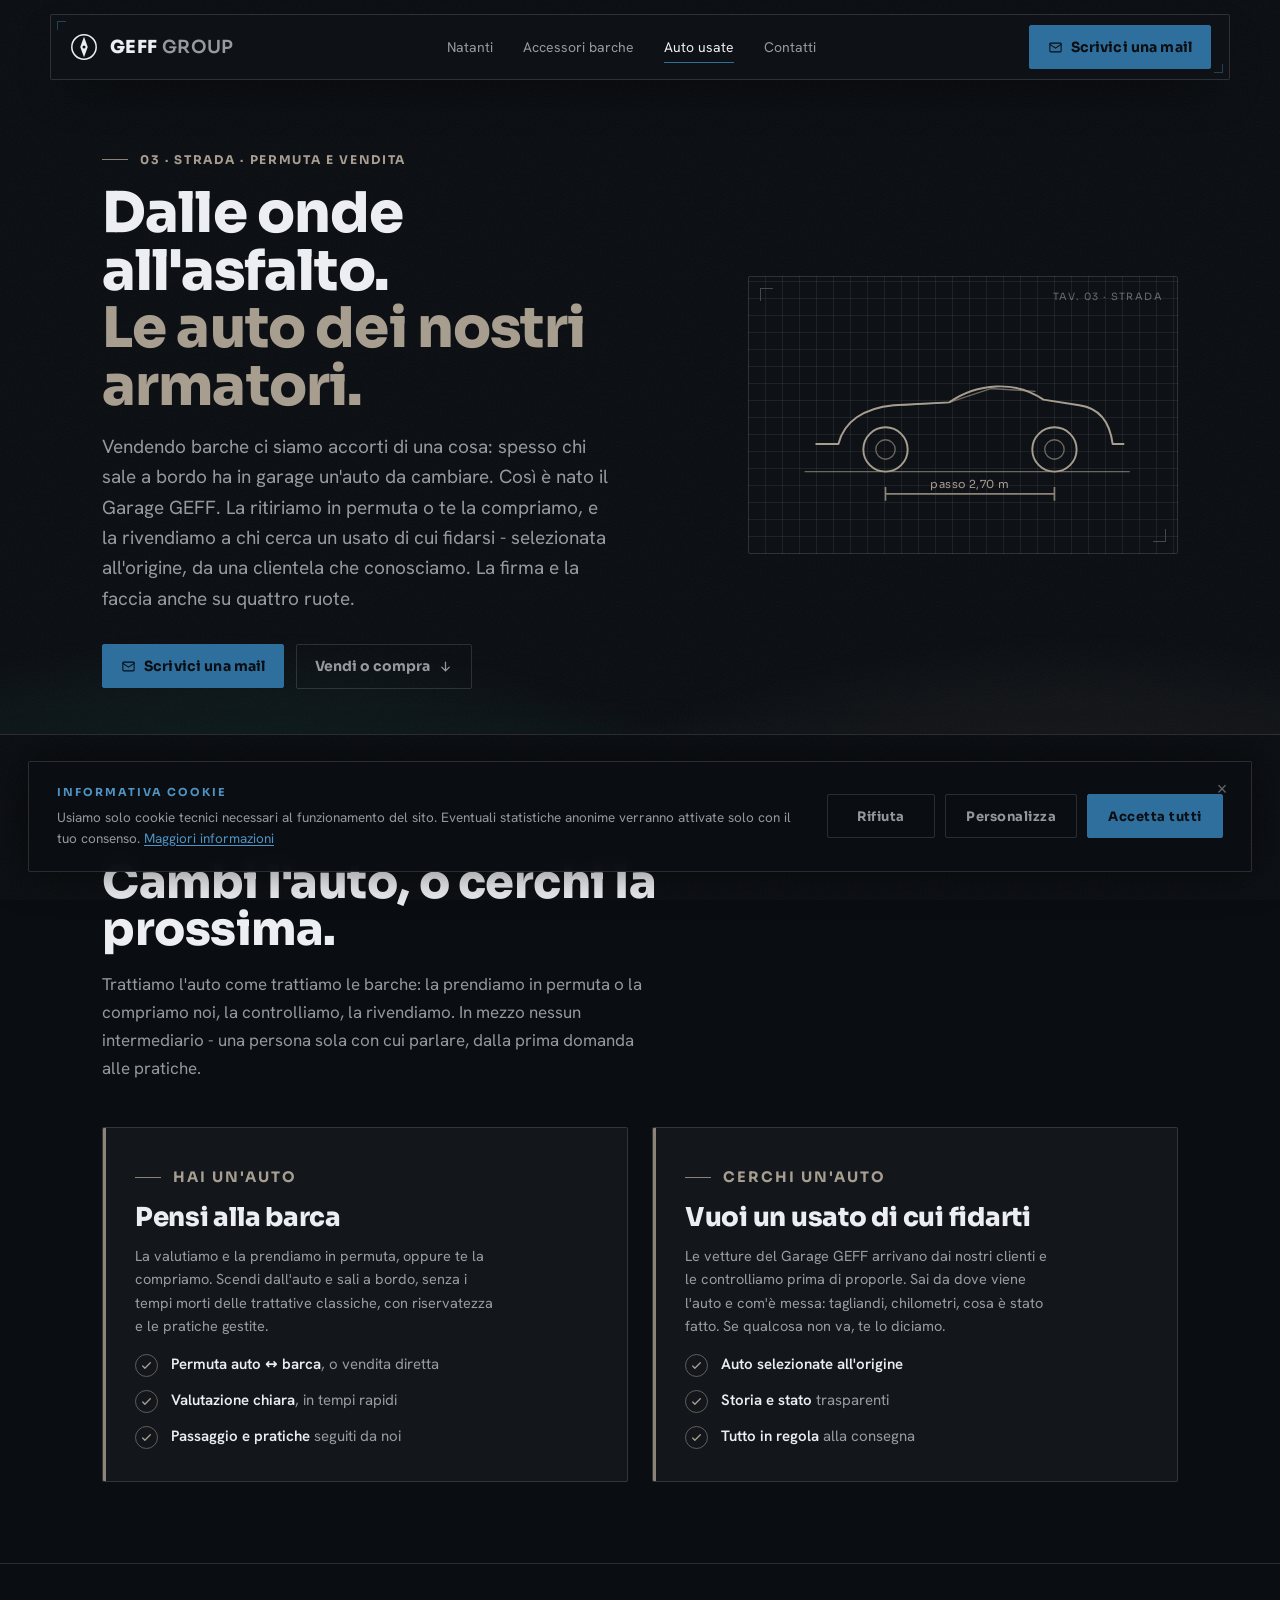
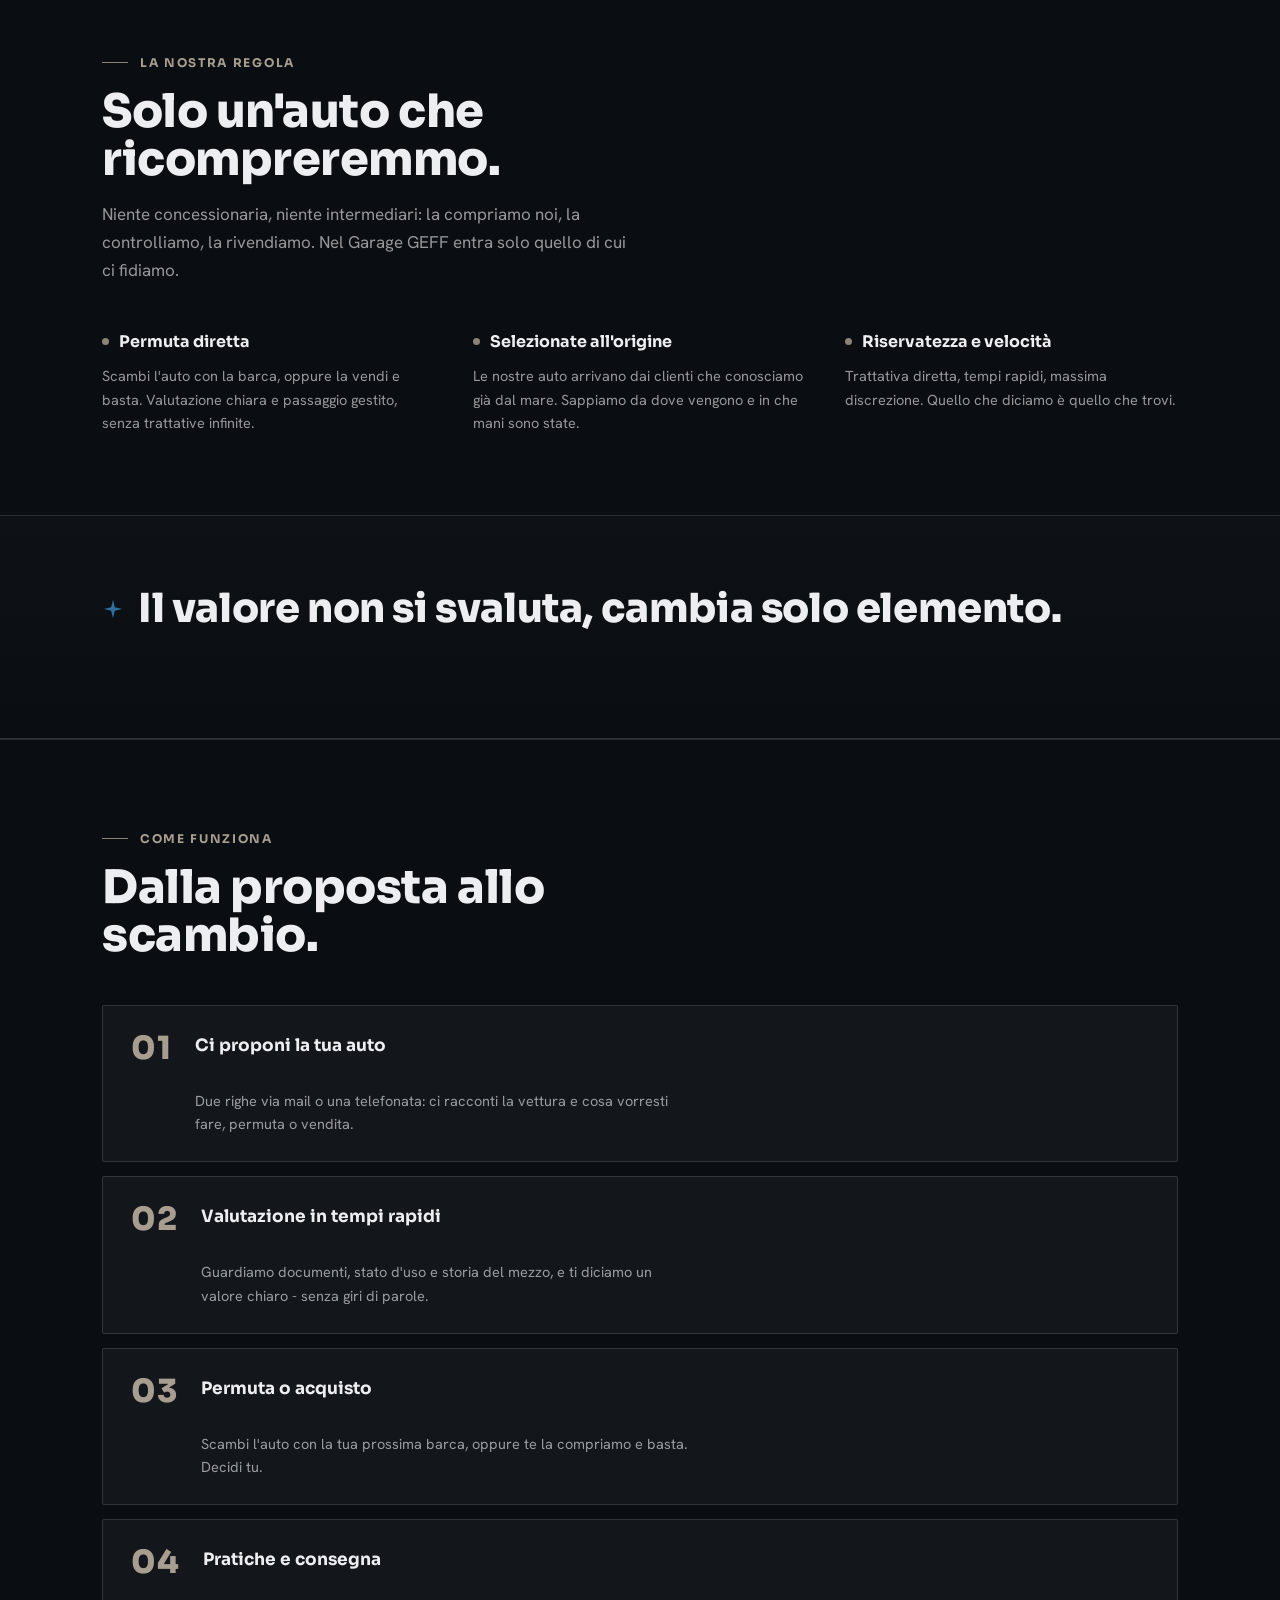
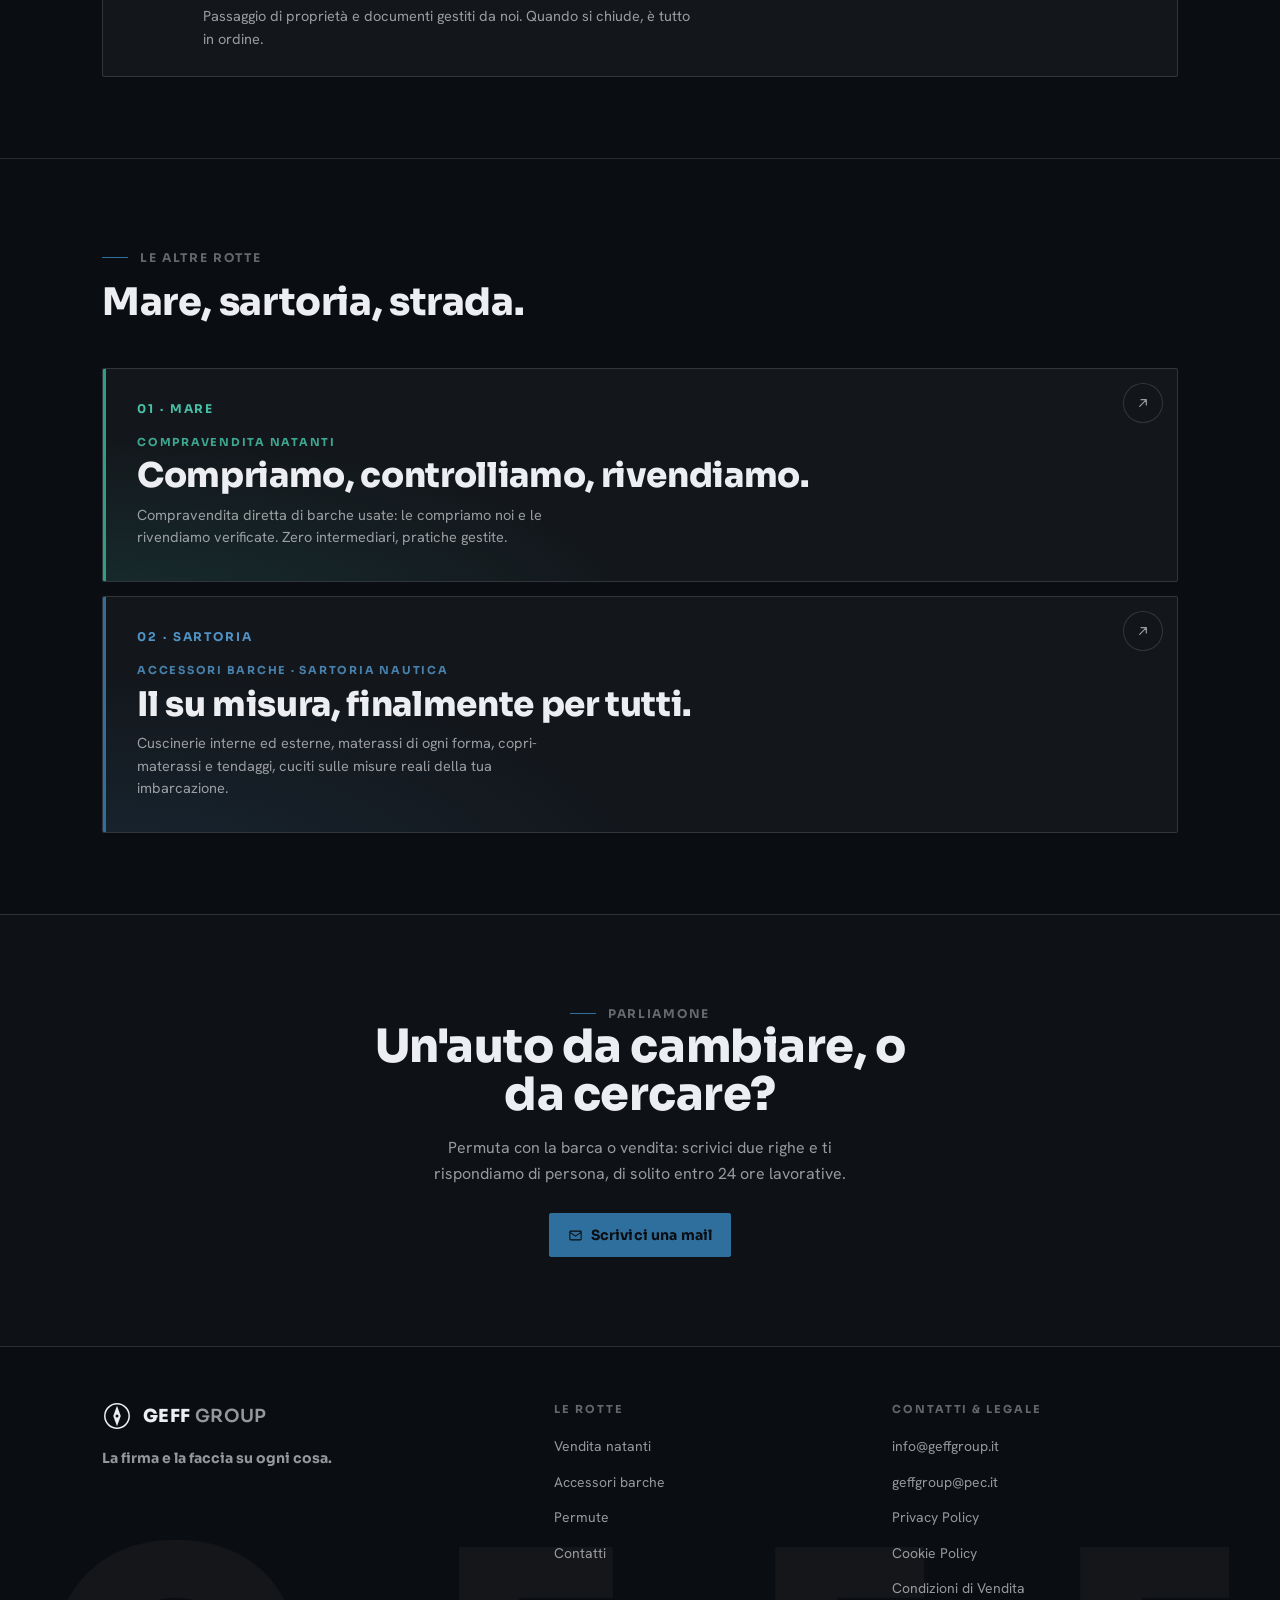
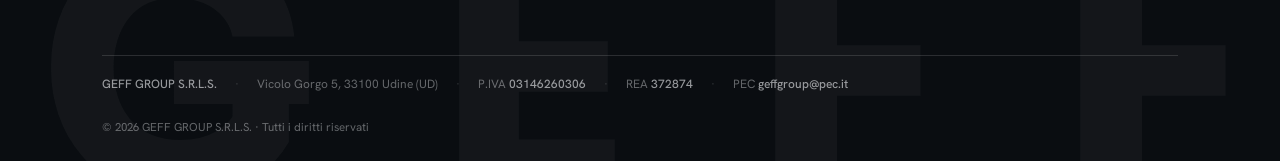
<file: auto-usate.html>
<!DOCTYPE html>
<html lang="it">
<head>
<meta charset="UTF-8">
<meta name="viewport" content="width=device-width, initial-scale=1.0, viewport-fit=cover">
<meta name="theme-color" content="#0b0e12">

<title>Permuta e vendita auto usate - GEFF Group | Udine</title>
<meta name="description" content="Le auto dei nostri clienti armatori: permuta auto-barca o vendita, vetture selezionate all'origine e controllate, pratiche gestite. Solo per privati. GEFF Group, Udine.">

<meta property="og:type" content="website">
<meta property="og:site_name" content="GEFF Group">
<meta property="og:title" content="Permuta e vendita auto - GEFF Group">
<meta property="og:description" content="Le auto dei nostri armatori: permuta con la barca o vendita, vetture selezionate e controllate. Solo privati.">
<meta property="og:locale" content="it_IT">
<meta property="og:url" content="https://geffgroup.it/auto-usate.html">
<meta property="og:image" content="https://geffgroup.it/assets/og-image.png">
<meta property="og:image:width" content="1200">
<meta property="og:image:height" content="630">
<meta property="og:image:alt" content="GEFF Group - Natanti, sartoria nautica e auto usate a Udine.">
<meta name="twitter:card" content="summary_large_image">
<meta name="twitter:title" content="Permuta e vendita auto - GEFF Group">
<meta name="twitter:description" content="Le auto dei nostri armatori: permuta con la barca o vendita, vetture selezionate e controllate. Solo privati.">
<meta name="twitter:image" content="https://geffgroup.it/assets/og-image.png">
<link rel="canonical" href="https://geffgroup.it/auto-usate.html">

<link rel="icon" type="image/svg+xml" href="assets/favicon.svg">
<link rel="preconnect" href="https://fonts.googleapis.com">
<link rel="preconnect" href="https://fonts.gstatic.com" crossorigin>
<link href="https://fonts.googleapis.com/css2?family=Sora:wght@400;600;700;800&family=Hanken+Grotesk:wght@400;500;700&display=swap" rel="stylesheet">
<link rel="stylesheet" href="assets/css/style.css">
</head>
<body>

<a class="skip-link" href="#main">Salta al contenuto</a>

<!-- HEADER (tieni in sync su tutte le pagine) -->
<header class="site-header">
  <div class="container header-inner">
    <a class="brand" href="index.html" aria-label="GEFF Group - Home">
      <span class="mark" aria-hidden="true">
        <svg viewBox="0 0 32 32" fill="none" stroke="currentColor" stroke-width="1.6">
          <circle cx="16" cy="16" r="13"/>
          <g class="needle"><path d="M16 5 L20 16 L16 27 L12 16 Z" fill="currentColor" stroke="none"/></g>
          <circle cx="16" cy="16" r="1.6" fill="#0f1318" stroke="none"/>
        </svg>
      </span>
      <span class="name">GEFF <span>GROUP</span></span>
    </a>

    <nav class="nav" id="primary-nav" aria-label="Navigazione principale">
      <a class="nav-link" href="natanti.html">Natanti</a>
      <a class="nav-link" href="accessori-barche.html">Accessori barche</a>
      <a class="nav-link" href="auto-usate.html" aria-current="page">Auto usate</a>
      <a class="nav-link" href="contatti.html">Contatti</a>
    </nav>

    <div class="header-actions">
      <button class="btn-cta" type="button" data-open-modal="modal-contatto">
        <svg viewBox="0 0 24 24" fill="none" stroke="currentColor" stroke-width="1.7" stroke-linecap="round" stroke-linejoin="round" aria-hidden="true"><rect x="3" y="5" width="18" height="14" rx="1.5"/><path d="m3 7 9 6 9-6"/></svg>
        <span class="lbl-long">Scrivici una mail</span>
        <span class="lbl-short">Scrivici</span>
      </button>
      <button class="burger" type="button" aria-label="Apri il menu" aria-expanded="false" aria-controls="primary-nav">
        <span></span><span></span><span></span>
      </button>
    </div>
  </div>
</header>
<!-- /HEADER -->

<main id="main" data-zona="strada">

  <!-- HERO - il profilo dell'auto si disegna al load e resta come intestazione (modo C) -->
  <section class="hero">
    <div class="container">
      <div class="hero-grid">
        <div>
          <p class="eyebrow zona hero-eyebrow rv">03 · Strada · Permuta e vendita</p>
          <h1 class="hero-title rv rv-d1">Dalle onde all'asfalto.<em>Le auto dei nostri armatori.</em></h1>
          <p class="hero-lead rv rv-d2">Vendendo barche ci siamo accorti di una cosa: spesso chi sale a bordo ha in garage un'auto da cambiare. Così è nato il Garage GEFF. La ritiriamo in permuta o te la compriamo, e la rivendiamo a chi cerca un usato di cui fidarsi - selezionata all'origine, da una clientela che conosciamo. La firma e la faccia anche su quattro ruote.</p>
          <div class="hero-ctas rv rv-d3">
            <button class="btn-cta" type="button" data-open-modal="modal-contatto">
              <svg viewBox="0 0 24 24" fill="none" stroke="currentColor" stroke-width="1.7" stroke-linecap="round" stroke-linejoin="round" aria-hidden="true"><rect x="3" y="5" width="18" height="14" rx="1.5"/><path d="m3 7 9 6 9-6"/></svg>
              Scrivici una mail
            </button>
            <a class="btn-ghost" href="#due-strade">
              Vendi o compra
              <svg viewBox="0 0 24 24" fill="none" stroke="currentColor" stroke-width="2" stroke-linecap="round" stroke-linejoin="round" aria-hidden="true"><path d="M12 5v14M6 13l6 6 6-6"/></svg>
            </a>
          </div>
        </div>

        <!-- tavola tecnica: profilo di auto con quota del passo, si traccia al caricamento -->
        <div class="hero-draw" aria-hidden="true">
          <span class="tav">Tav. 03 · Strada</span>
          <svg viewBox="0 0 260 150" role="img" aria-label="Profilo di auto con quote">
            <path class="ln" pathLength="1" style="--hd:.05s" d="M24 96 L40 96 C44 80 58 70 80 68 L120 66 C140 52 168 50 188 64 L214 68 C228 70 236 80 238 96 L246 96"/>
            <circle class="ln" pathLength="1" style="--hd:.3s" cx="74" cy="100" r="16"/>
            <circle class="ln" pathLength="1" style="--hd:.38s" cx="196" cy="100" r="16"/>
            <path class="ln thin" pathLength="1" style="--hd:.5s" d="M86 68 L120 66 L150 56 L182 58"/>
            <circle class="ln thin" pathLength="1" style="--hd:.56s" cx="74" cy="100" r="7"/>
            <circle class="ln thin" pathLength="1" style="--hd:.6s" cx="196" cy="100" r="7"/>
            <path class="ln thin" pathLength="1" style="--hd:.66s" d="M16 116 L250 116"/>
            <path class="dimb" pathLength="1" style="--hd:.78s" d="M74 132 L196 132"/>
            <path class="dimb" pathLength="1" style="--hd:.84s" d="M74 127 L74 137 M196 127 L196 137"/>
            <text class="qt qtb" x="135" y="128" text-anchor="middle">passo 2,70 m</text>
          </svg>
        </div>
      </div>
    </div>
  </section>

  <!-- DUE STRADE -->
  <section class="section" id="due-strade" aria-labelledby="due-strade-title">
    <div class="container">
      <div class="section-head">
        <p class="eyebrow zona rv">Due strade</p>
        <h2 class="section-title rv rv-d1" id="due-strade-title">Cambi l'auto, o cerchi la prossima.</h2>
        <p class="section-intro rv rv-d2">Trattiamo l'auto come trattiamo le barche: la prendiamo in permuta o la compriamo noi, la controlliamo, la rivendiamo. In mezzo nessun intermediario - una persona sola con cui parlare, dalla prima domanda alle pratiche.</p>
      </div>

      <div class="split">
        <div class="panel rv">
          <p class="eyebrow zona">Hai un'auto</p>
          <h3>Pensi alla barca</h3>
          <p>La valutiamo e la prendiamo in permuta, oppure te la compriamo. Scendi dall'auto e sali a bordo, senza i tempi morti delle trattative classiche, con riservatezza e le pratiche gestite.</p>
          <ul class="checklist yes">
            <li><span class="ico" aria-hidden="true"><svg viewBox="0 0 24 24" fill="none" stroke="currentColor" stroke-width="2.4" stroke-linecap="round" stroke-linejoin="round"><path d="M5 13l4 4L19 7"/></svg></span><span><b>Permuta auto ↔ barca</b>, o vendita diretta</span></li>
            <li><span class="ico" aria-hidden="true"><svg viewBox="0 0 24 24" fill="none" stroke="currentColor" stroke-width="2.4" stroke-linecap="round" stroke-linejoin="round"><path d="M5 13l4 4L19 7"/></svg></span><span><b>Valutazione chiara</b>, in tempi rapidi</span></li>
            <li><span class="ico" aria-hidden="true"><svg viewBox="0 0 24 24" fill="none" stroke="currentColor" stroke-width="2.4" stroke-linecap="round" stroke-linejoin="round"><path d="M5 13l4 4L19 7"/></svg></span><span><b>Passaggio e pratiche</b> seguiti da noi</span></li>
          </ul>
        </div>

        <div class="panel rv rv-d1">
          <p class="eyebrow zona">Cerchi un'auto</p>
          <h3>Vuoi un usato di cui fidarti</h3>
          <p>Le vetture del Garage GEFF arrivano dai nostri clienti e le controlliamo prima di proporle. Sai da dove viene l'auto e com'è messa: tagliandi, chilometri, cosa è stato fatto. Se qualcosa non va, te lo diciamo.</p>
          <ul class="checklist yes">
            <li><span class="ico" aria-hidden="true"><svg viewBox="0 0 24 24" fill="none" stroke="currentColor" stroke-width="2.4" stroke-linecap="round" stroke-linejoin="round"><path d="M5 13l4 4L19 7"/></svg></span><span><b>Auto selezionate all'origine</b></span></li>
            <li><span class="ico" aria-hidden="true"><svg viewBox="0 0 24 24" fill="none" stroke="currentColor" stroke-width="2.4" stroke-linecap="round" stroke-linejoin="round"><path d="M5 13l4 4L19 7"/></svg></span><span><b>Storia e stato</b> trasparenti</span></li>
            <li><span class="ico" aria-hidden="true"><svg viewBox="0 0 24 24" fill="none" stroke="currentColor" stroke-width="2.4" stroke-linecap="round" stroke-linejoin="round"><path d="M5 13l4 4L19 7"/></svg></span><span><b>Tutto in regola</b> alla consegna</span></li>
          </ul>
        </div>
      </div>
    </div>
  </section>

  <!-- LA NOSTRA REGOLA -->
  <section class="section" id="regola" aria-labelledby="regola-title" style="border-top:1px solid var(--linea)">
    <div class="container">
      <div class="section-head">
        <p class="eyebrow zona rv">La nostra regola</p>
        <h2 class="section-title rv rv-d1" id="regola-title">Solo un'auto che ricompreremmo.</h2>
        <p class="section-intro rv rv-d2">Niente concessionaria, niente intermediari: la compriamo noi, la controlliamo, la rivendiamo. Nel Garage GEFF entra solo quello di cui ci fidiamo.</p>
      </div>
      <div class="ethos-grid">
        <div class="ethos-item rv">
          <h3 class="ethos-h"><span class="dot" aria-hidden="true"></span>Permuta diretta</h3>
          <p>Scambi l'auto con la barca, oppure la vendi e basta. Valutazione chiara e passaggio gestito, senza trattative infinite.</p>
        </div>
        <div class="ethos-item rv rv-d1">
          <h3 class="ethos-h"><span class="dot" aria-hidden="true"></span>Selezionate all'origine</h3>
          <p>Le nostre auto arrivano dai clienti che conosciamo già dal mare. Sappiamo da dove vengono e in che mani sono state.</p>
        </div>
        <div class="ethos-item rv rv-d2">
          <h3 class="ethos-h"><span class="dot" aria-hidden="true"></span>Riservatezza e velocità</h3>
          <p>Trattativa diretta, tempi rapidi, massima discrezione. Quello che diciamo è quello che trovi.</p>
        </div>
      </div>
    </div>
  </section>

  <!-- FILOSOFIA -->
  <section class="ethos" aria-label="La nostra filosofia">
    <div class="container">
      <p class="ethos-claim rv">
        <span class="star" aria-hidden="true"><svg viewBox="0 0 24 24" fill="currentColor"><path d="M12 2 14 10 22 12 14 14 12 22 10 14 2 12 10 10Z"/></svg></span>
        <span>Il valore non si svaluta, cambia solo elemento.</span>
      </p>
    </div>
  </section>

  <!-- COME FUNZIONA -->
  <section class="section" id="come" aria-labelledby="come-title" style="border-top:1px solid var(--linea)">
    <div class="container">
      <div class="section-head">
        <p class="eyebrow zona rv">Come funziona</p>
        <h2 class="section-title rv rv-d1" id="come-title">Dalla proposta allo scambio.</h2>
      </div>
      <div class="steps">
        <div class="step rv"><h3>Ci proponi la tua auto</h3><p>Due righe via mail o una telefonata: ci racconti la vettura e cosa vorresti fare, permuta o vendita.</p></div>
        <div class="step rv"><h3>Valutazione in tempi rapidi</h3><p>Guardiamo documenti, stato d'uso e storia del mezzo, e ti diciamo un valore chiaro - senza giri di parole.</p></div>
        <div class="step rv"><h3>Permuta o acquisto</h3><p>Scambi l'auto con la tua prossima barca, oppure te la compriamo e basta. Decidi tu.</p></div>
        <div class="step rv"><h3>Pratiche e consegna</h3><p>Passaggio di proprietà e documenti gestiti da noi. Quando si chiude, è tutto in ordine.</p></div>
      </div>
    </div>
  </section>

  <!-- ALTRE ROTTE -->
  <section class="section" aria-labelledby="altre-title" style="border-top:1px solid var(--linea)">
    <div class="container">
      <div class="section-head">
        <p class="eyebrow rv">Le altre rotte</p>
        <h2 class="section-title rv rv-d1" id="altre-title" style="font-size:clamp(24px,3.4vw,38px)">Mare, sartoria, strada.</h2>
      </div>
      <div class="routes">
        <a class="route rv" data-zona="mare" href="natanti.html" aria-label="Vendita natanti - vai alla pagina">
          <span class="route-index">01 · Mare</span>
          <span class="route-body">
            <span class="route-kicker">Compravendita natanti</span>
            <span class="route-title">Compriamo, controlliamo, rivendiamo.</span>
            <span class="route-desc">Compravendita diretta di barche usate: le compriamo noi e le rivendiamo verificate. Zero intermediari, pratiche gestite.</span>
          </span>
          <span class="route-go" aria-hidden="true"><svg viewBox="0 0 24 24" fill="none" stroke="currentColor" stroke-width="1.8" stroke-linecap="round" stroke-linejoin="round"><path d="M7 17 17 7M9 7h8v8"/></svg></span>
        </a>
        <a class="route rv rv-d1" data-zona="sartoria" href="accessori-barche.html" aria-label="Sartoria nautica - vai alla pagina">
          <span class="route-index">02 · Sartoria</span>
          <span class="route-body">
            <span class="route-kicker">Accessori barche · sartoria nautica</span>
            <span class="route-title">Il su misura, finalmente per tutti.</span>
            <span class="route-desc">Cuscinerie interne ed esterne, materassi di ogni forma, copri-materassi e tendaggi, cuciti sulle misure reali della tua imbarcazione.</span>
          </span>
          <span class="route-go" aria-hidden="true"><svg viewBox="0 0 24 24" fill="none" stroke="currentColor" stroke-width="1.8" stroke-linecap="round" stroke-linejoin="round"><path d="M7 17 17 7M9 7h8v8"/></svg></span>
        </a>
      </div>
    </div>
  </section>

  <!-- CTA -->
  <section class="section contact" aria-labelledby="cta-title">
    <div class="container">
      <div class="cta-band">
        <p class="eyebrow rv" style="justify-content:center">Parliamone</p>
        <h2 class="contact-title rv rv-d1" id="cta-title">Un'auto da cambiare, o da cercare?</h2>
        <p class="contact-lead rv rv-d2" style="margin-inline:auto">Permuta con la barca o vendita: scrivici due righe e ti rispondiamo di persona, di solito entro 24 ore lavorative.</p>
        <div class="contact-ctas rv rv-d2">
          <button class="btn-cta" type="button" data-open-modal="modal-contatto">
            <svg viewBox="0 0 24 24" fill="none" stroke="currentColor" stroke-width="1.7" stroke-linecap="round" stroke-linejoin="round" aria-hidden="true"><rect x="3" y="5" width="18" height="14" rx="1.5"/><path d="m3 7 9 6 9-6"/></svg>
            Scrivici una mail
          </button>
        </div>
      </div>
    </div>
  </section>

</main>

<!-- FOOTER (tieni in sync su tutte le pagine) -->
<footer class="site-footer">
  <div class="footer-watermark" aria-hidden="true"><span>G</span><span>E</span><span>F</span><span>F</span></div>
  <div class="container">
    <div class="footer-top">
      <div class="footer-brand">
        <a class="brand" href="index.html" aria-label="GEFF Group - Home">
          <span class="mark" aria-hidden="true"><svg viewBox="0 0 32 32" fill="none" stroke="currentColor" stroke-width="1.6"><circle cx="16" cy="16" r="13"/><path d="M16 5 L20 16 L16 27 L12 16 Z" fill="currentColor" stroke="none"/><circle cx="16" cy="16" r="1.6" fill="#0f1318" stroke="none"/></svg></span>
          <span class="name">GEFF <span>GROUP</span></span>
        </a>
        <p class="footer-claim">La firma e la faccia su ogni cosa.</p>
      </div>
      <div class="footer-col">
        <h4>Le rotte</h4>
        <ul>
          <li><a href="natanti.html">Vendita natanti</a></li>
          <li><a href="accessori-barche.html">Accessori barche</a></li>
          <li><a href="auto-usate.html">Permute</a></li>
          <li><a href="contatti.html">Contatti</a></li>
        </ul>
      </div>
      <div class="footer-col">
        <h4>Contatti &amp; legale</h4>
        <ul>
          <li><a href="mailto:info@geffgroup.it">info@geffgroup.it</a></li>
          <li><a href="mailto:geffgroup@pec.it">geffgroup@pec.it</a></li>
          <li><a href="privacy.html">Privacy Policy</a></li>
          <li><a href="cookie-policy.html">Cookie Policy</a></li>
          <li><a href="condizioni-di-vendita.html">Condizioni di Vendita</a></li>
        </ul>
      </div>
    </div>
    <div class="footer-legal">
      <span><b>GEFF GROUP S.R.L.S.</b></span><span class="sep">·</span>
      <span>Vicolo Gorgo 5, 33100 Udine (UD)</span><span class="sep">·</span>
      <span>P.IVA <b>03146260306</b></span><span class="sep">·</span>
      <span>REA <b>372874</b></span><span class="sep">·</span>
      <span>PEC <b>geffgroup@pec.it</b></span>
    </div>
    <p class="footer-copy">© 2026 GEFF GROUP S.R.L.S. · Tutti i diritti riservati</p>
  </div>
</footer>
<!-- /FOOTER -->

<!-- MODALE FORM DI CONTATTO (Web3Forms - in anteprima finché non c'è la chiave) -->
<div class="modal-backdrop" id="modal-contatto" role="dialog" aria-modal="true" aria-labelledby="modal-contatto-title">
  <div class="modal modal-tav">
    <span class="modal-scan" aria-hidden="true"></span>
    <span class="tk tl" aria-hidden="true"></span><span class="tk tr" aria-hidden="true"></span><span class="tk bl" aria-hidden="true"></span><span class="tk br" aria-hidden="true"></span>
    <button class="modal-close" type="button" onclick="closeModal('modal-contatto')" aria-label="Chiudi">&times;</button>
    <div class="modal-split">
      <aside class="modal-plancia">
        <svg class="modal-draw" viewBox="0 0 48 48" aria-hidden="true"><circle class="ln" cx="24" cy="24" r="18"/><path class="ln" d="M24 8 L24 40 M8 24 L40 24"/><path class="ln" d="M24 12 L29 24 L24 36 L19 24 Z"/></svg>
        <p class="eyebrow modal-eyebrow">Tav. · Contatto</p>
        <h2 class="modal-title" id="modal-contatto-title">Tracciamo<br>la tua richiesta.</h2>
        <p class="modal-sub">Mare, sartoria o auto: ti segue chi vende, di persona. Niente intermediari.</p>
        <div class="modal-recap">
          <a class="modal-rc" href="mailto:info@geffgroup.it"><svg viewBox="0 0 24 24" fill="none" stroke="currentColor" stroke-width="1.5" stroke-linecap="round" stroke-linejoin="round" aria-hidden="true"><rect x="3" y="5" width="18" height="14" rx="1.5"/><path d="m3 7 9 6 9-6"/></svg><span><span class="rc-l">Email</span><span class="rc-v">info@geffgroup.it</span></span></a>
        </div>
        <p class="modal-tav-tag">Scala 1:1 · GEFF Group</p>
      </aside>
      <div class="modal-form-side">
        <form class="geff-form" id="form-contatto">
          <!-- TODO: generare una access key Web3Forms per info@geffgroup.it su web3forms.com - NON riusare quella di relacs (2e9533d4...), altrimenti le mail vanno a relacs -->
          <input type="hidden" name="access_key" value="REPLACE_WITH_GEFF_WEB3FORMS_KEY">
          <input type="hidden" name="subject" value="Richiesta dal sito - GEFF Group">
          <input type="hidden" name="from_name" value="Sito GEFF Group">
          <!-- honeypot anti-spam: gli umani non lo vedono né lo compilano -->
          <input type="checkbox" name="botcheck" class="hp-field" tabindex="-1" autocomplete="off" aria-hidden="true">
          <div class="form-row">
            <div class="form-group">
              <label class="form-label" for="c-nome">Nome</label>
              <input class="form-input" id="c-nome" name="nome" type="text" required placeholder="Il tuo nome" autocomplete="given-name">
            </div>
            <div class="form-group">
              <label class="form-label" for="c-cognome">Cognome</label>
              <input class="form-input" id="c-cognome" name="cognome" type="text" required placeholder="Il tuo cognome" autocomplete="family-name">
            </div>
          </div>
          <div class="form-row">
            <div class="form-group">
              <label class="form-label" for="c-email">Email</label>
              <input class="form-input" id="c-email" name="email" type="email" required placeholder="email@esempio.com" autocomplete="email">
            </div>
            <div class="form-group">
              <label class="form-label" for="c-tel">Telefono <span class="opt">(opzionale)</span></label>
              <input class="form-input" id="c-tel" name="telefono" type="tel" placeholder="+39 333 000 0000" autocomplete="tel">
            </div>
          </div>
          <div class="form-group">
            <label class="form-label" for="c-richiesta">La tua richiesta</label>
            <textarea class="form-textarea" id="c-richiesta" name="richiesta" required placeholder="Mare, sartoria o auto? Raccontaci cosa cerchi…"></textarea>
          </div>
          <label class="form-consent">
            <input type="checkbox" id="c-consent" name="consenso_privacy" required>
            <span>Ho letto e accetto la <a href="privacy.html" target="_blank" rel="noopener">Privacy Policy</a> e acconsento al trattamento dei miei dati per essere ricontattato. <span class="req">*</span></span>
          </label>
          <button class="form-submit" type="submit">Invia richiesta</button>
          <p class="form-status" role="status" aria-live="polite"></p>
        </form>
      </div>
    </div>
  </div>
</div>

<!-- COOKIE BANNER -->
<div class="cookie-banner" id="cookie-banner" role="dialog" aria-labelledby="cb-title" aria-describedby="cb-desc">
  <button class="cb-close" type="button" data-consent="deny" aria-label="Chiudi e rifiuta i cookie non necessari">&times;</button>
  <div class="cb-inner">
    <div class="cb-text">
      <strong id="cb-title">Informativa cookie</strong>
      <p id="cb-desc">Usiamo solo cookie tecnici necessari al funzionamento del sito. Eventuali statistiche anonime verranno attivate solo con il tuo consenso. <a href="cookie-policy.html">Maggiori informazioni</a></p>
    </div>
    <div class="cb-actions">
      <button class="cb-btn cb-deny" type="button" data-consent="deny">Rifiuta</button>
      <button class="cb-btn cb-custom" type="button" data-action="prefs" aria-expanded="false" aria-controls="cb-prefs">Personalizza</button>
      <button class="cb-btn cb-accept" type="button" data-consent="accept">Accetta tutti</button>
    </div>
  </div>
  <div class="cb-prefs" id="cb-prefs" hidden>
    <div class="cb-pref-row">
      <div class="cb-pref-info"><strong>Cookie necessari</strong><p>Indispensabili per il funzionamento del sito e per ricordare le tue scelte. Sempre attivi.</p></div>
      <label class="cb-switch"><input type="checkbox" checked disabled aria-label="Cookie necessari (sempre attivi)"><span class="cb-slider"></span></label>
    </div>
    <div class="cb-pref-row">
      <div class="cb-pref-info"><strong>Statistiche anonime</strong><p>Misurazione aggregata e anonima delle visite, senza profilazione. Al momento non è collegato alcuno strumento: questa scelta vale per quando lo sarà.</p></div>
      <label class="cb-switch"><input type="checkbox" id="cb-analytics" aria-label="Statistiche anonime"><span class="cb-slider"></span></label>
    </div>
    <div class="cb-prefs-actions">
      <button class="cb-btn cb-deny" type="button" data-consent="deny">Rifiuta tutti</button>
      <button class="cb-btn cb-accept" type="button" data-action="save">Salva preferenze</button>
    </div>
  </div>
</div>

<script src="assets/js/main.js"></script>
</body>
</html>
</file>
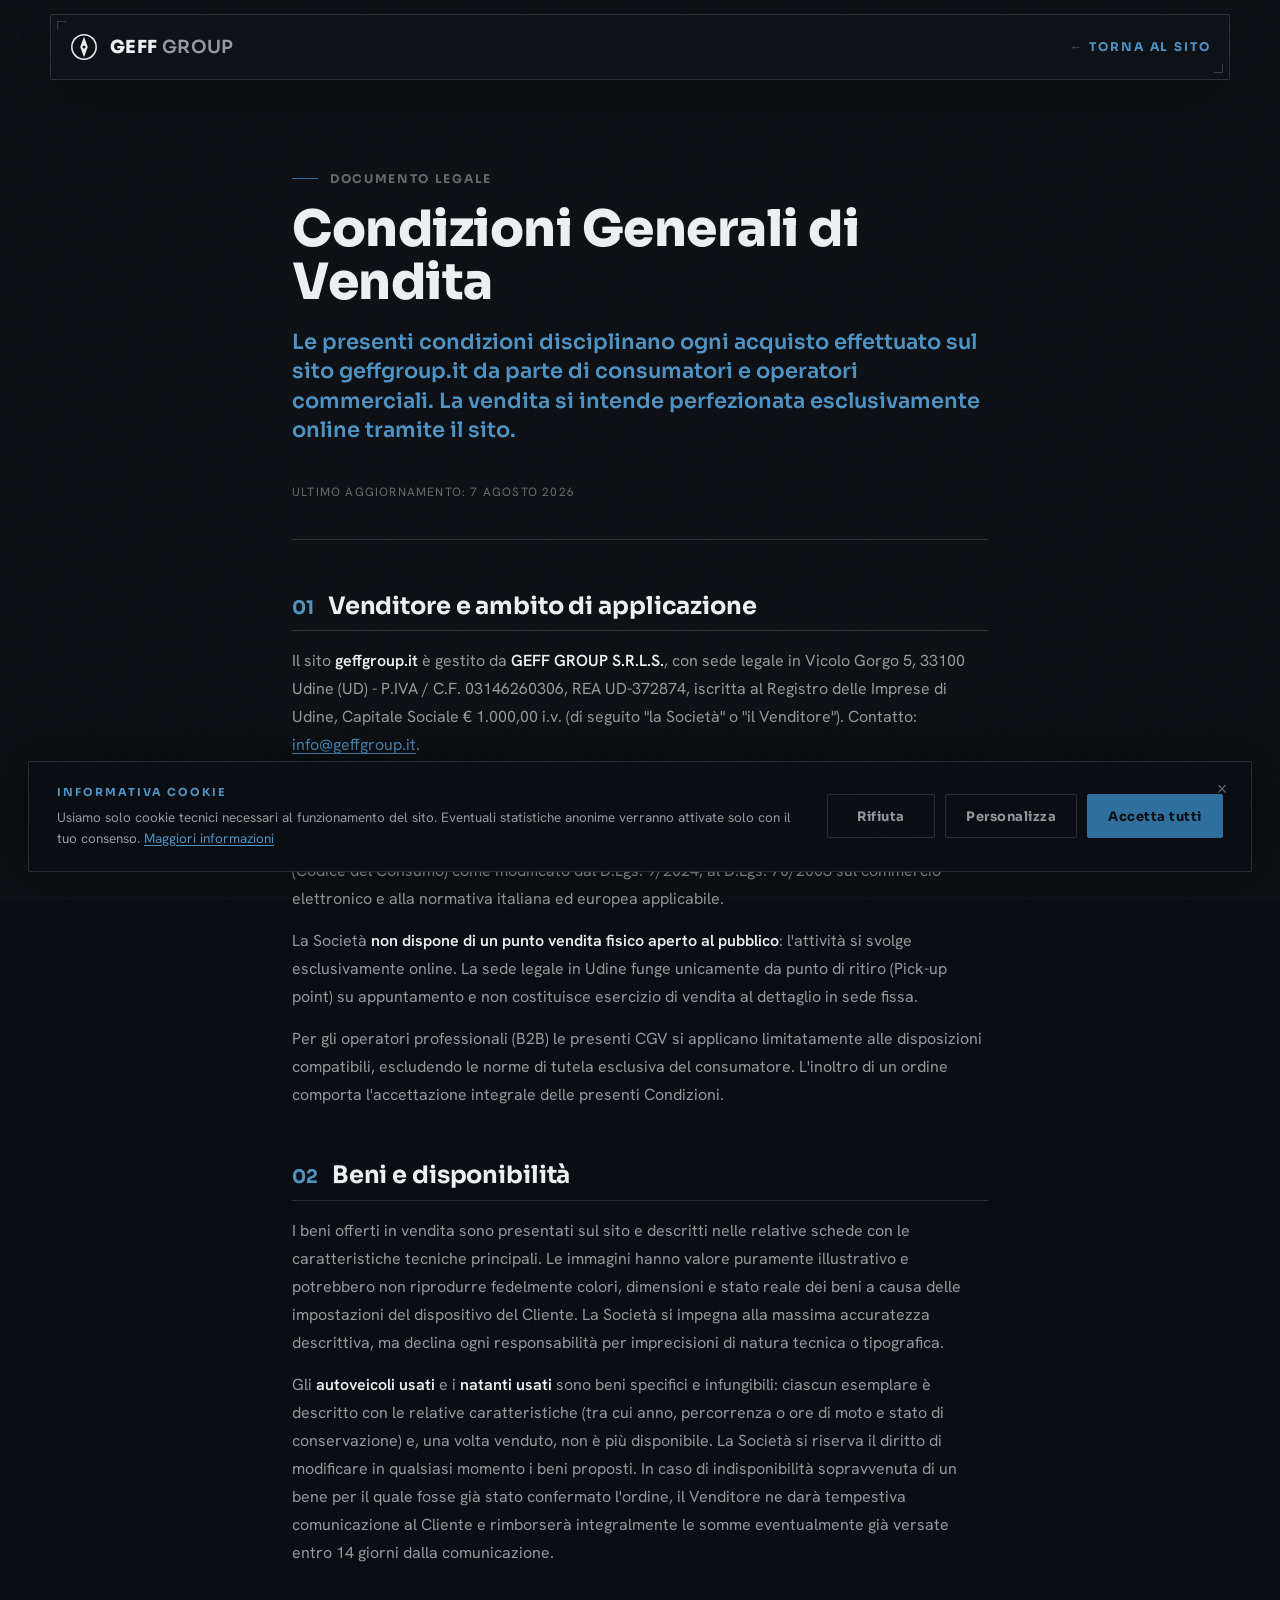
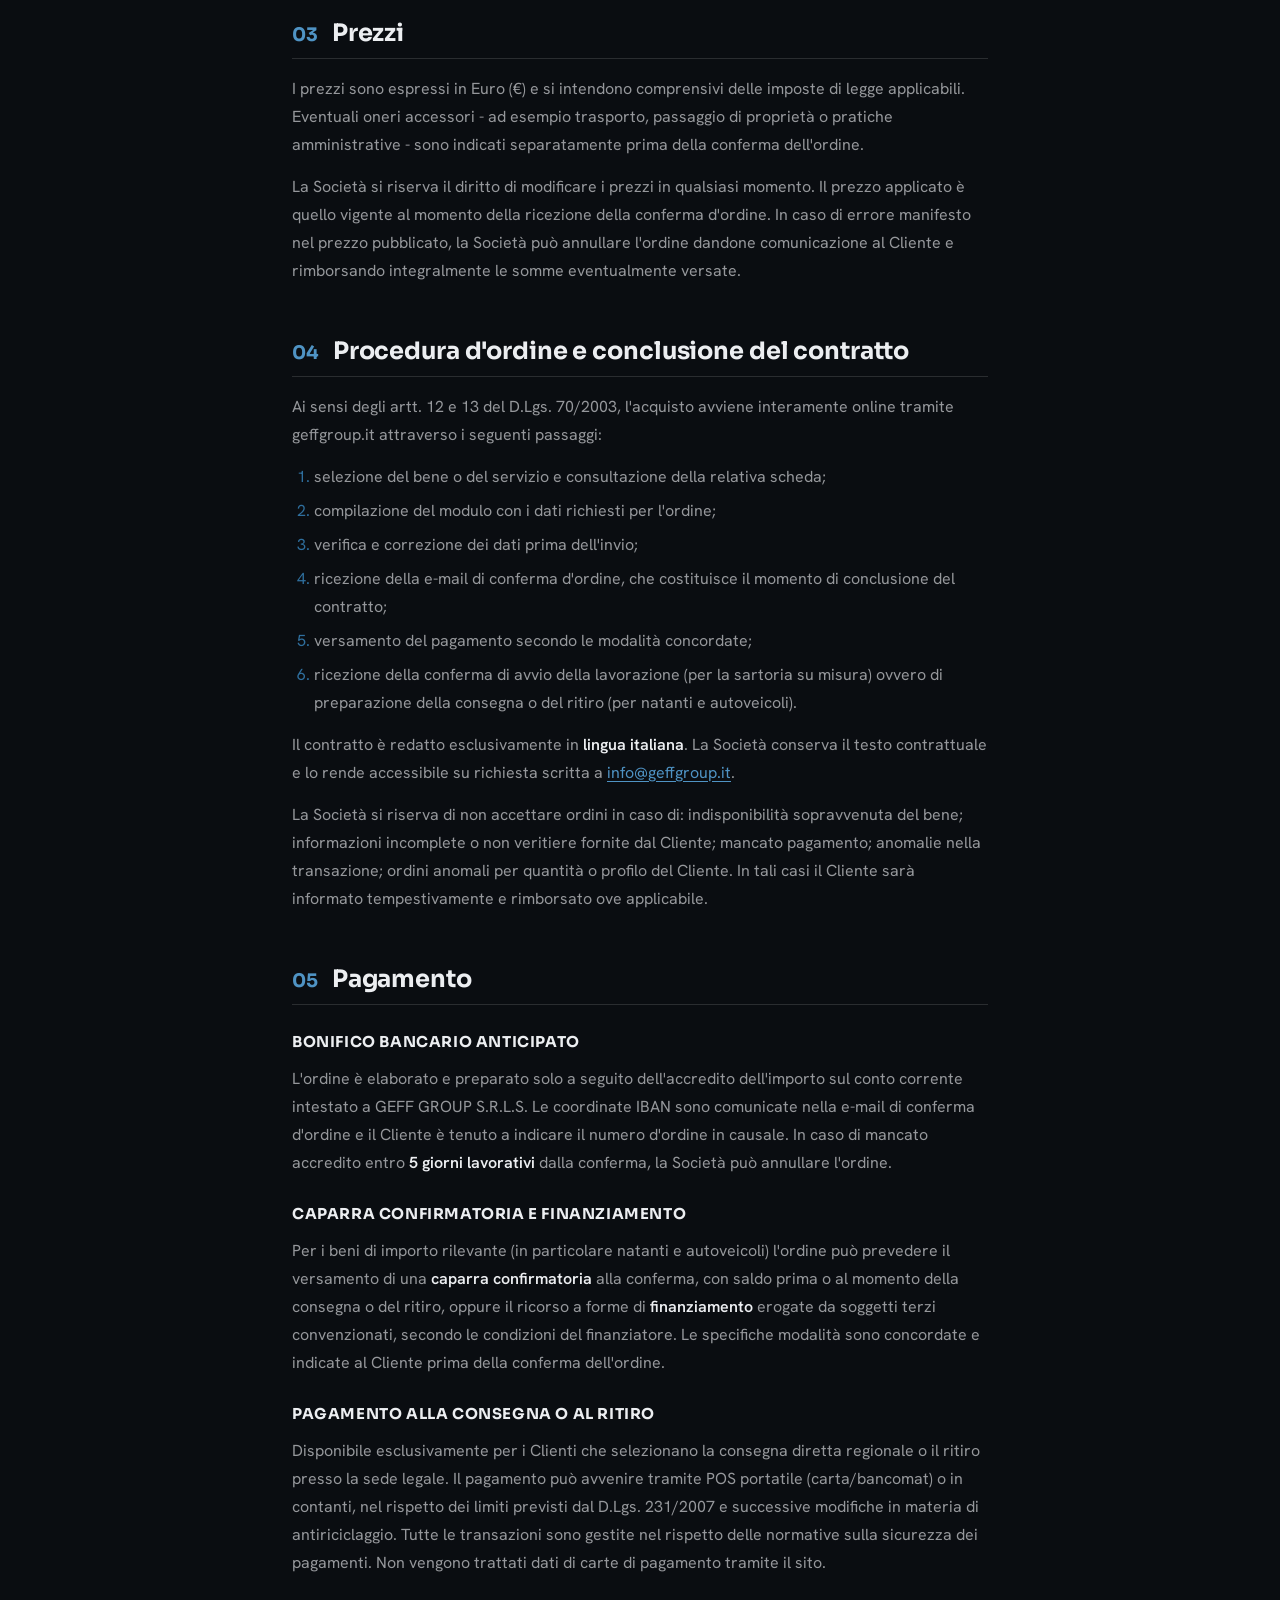
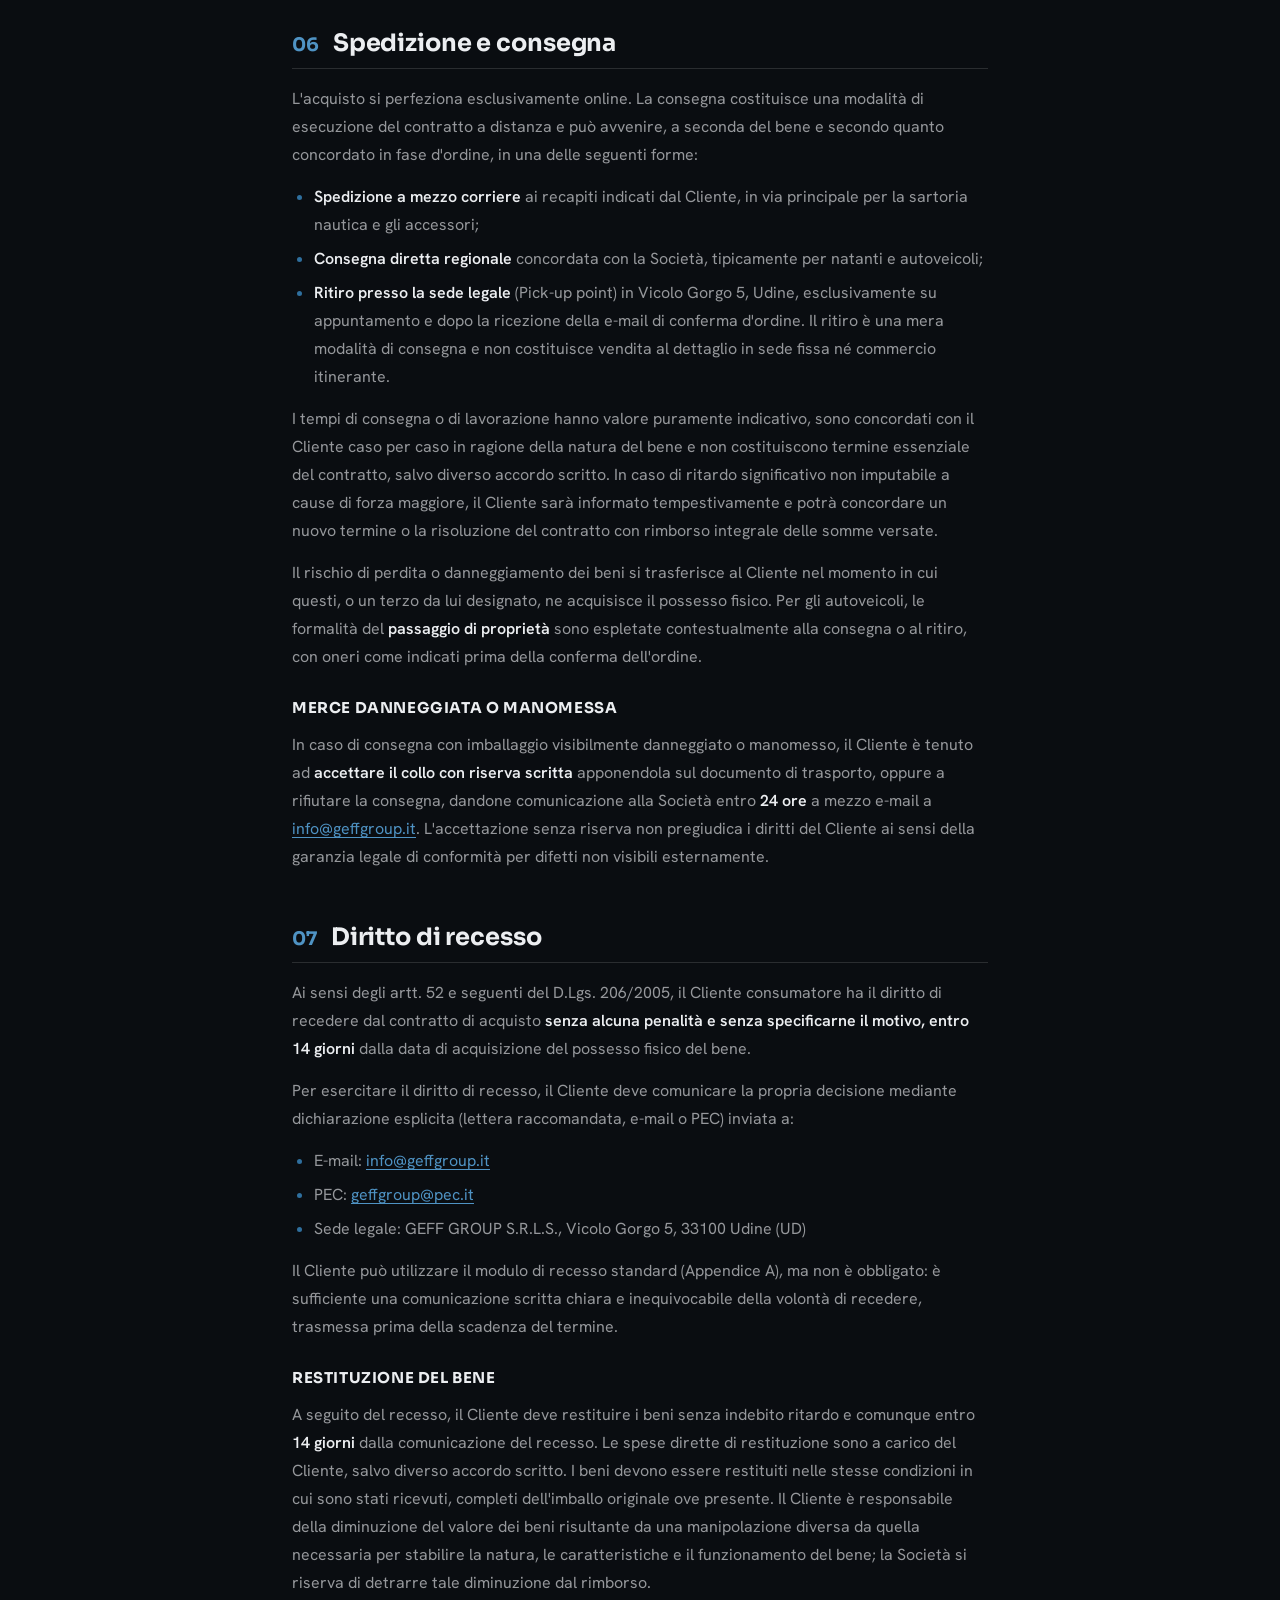
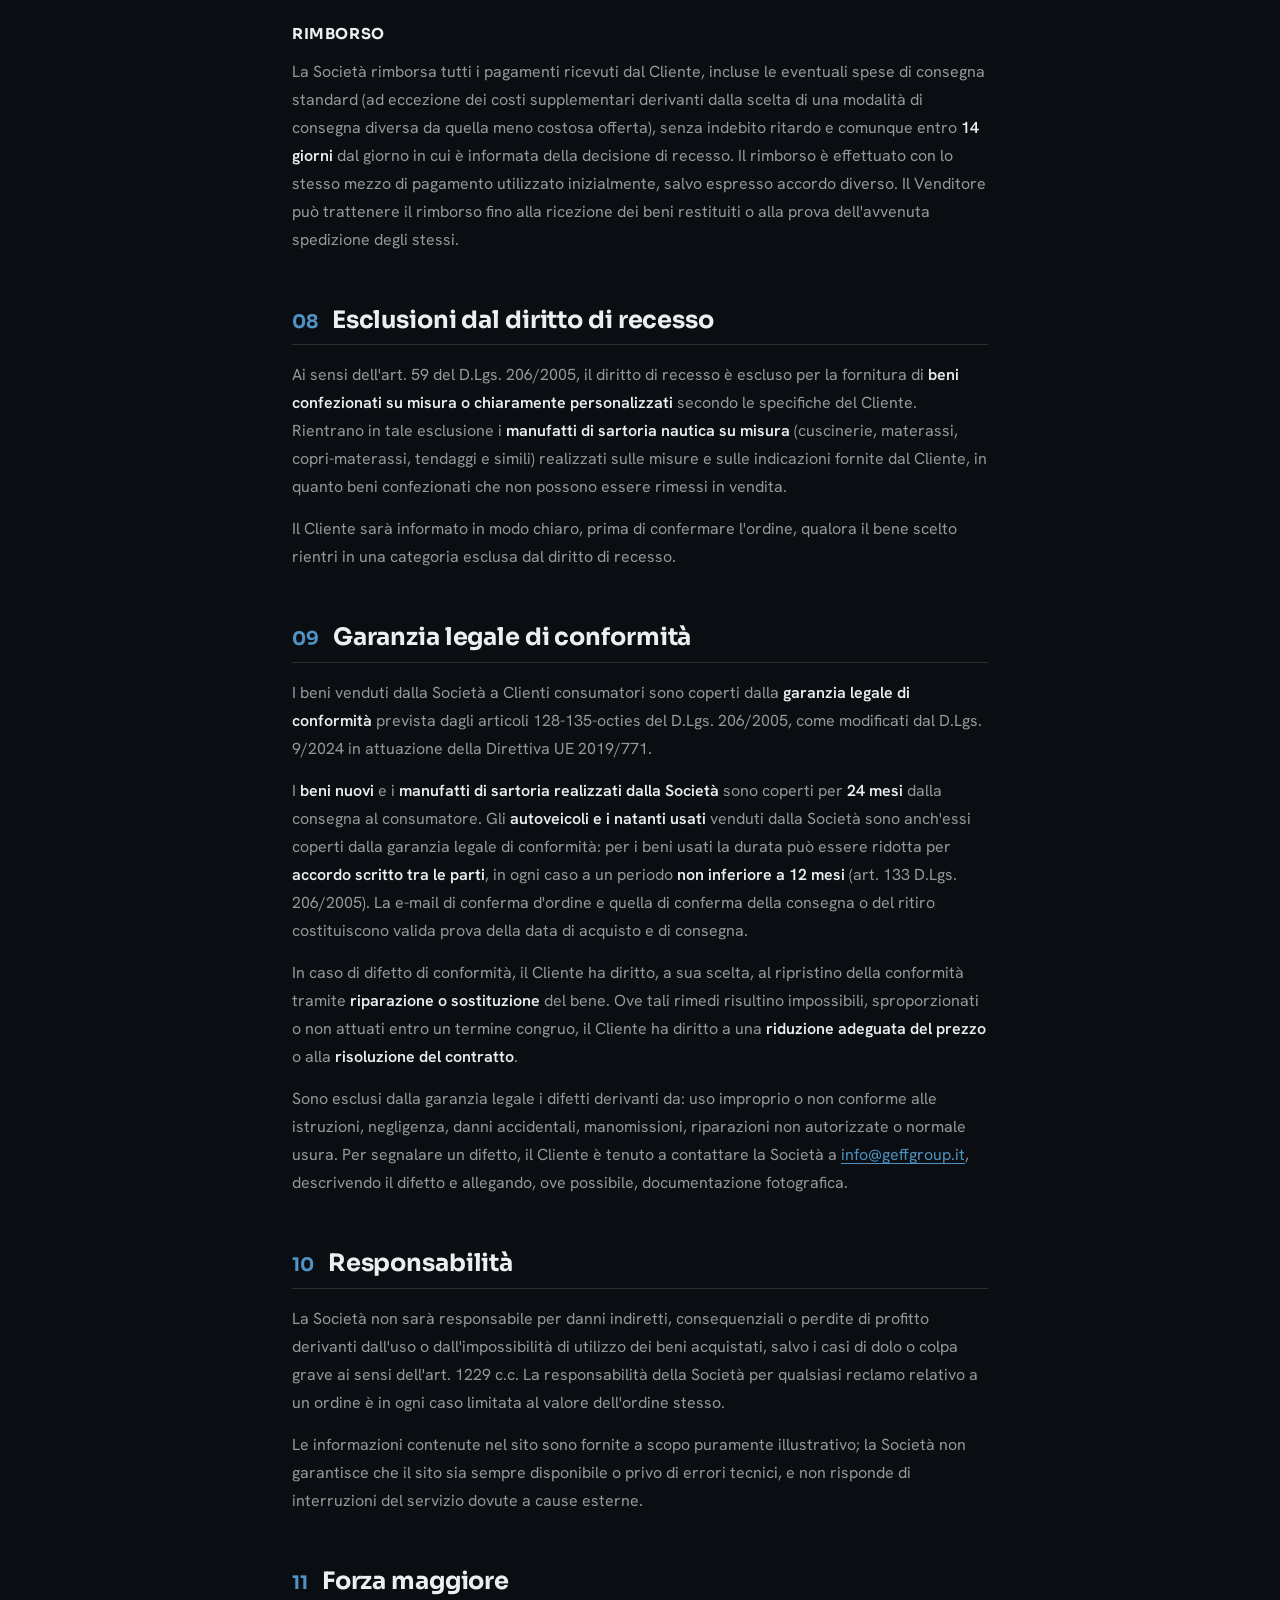
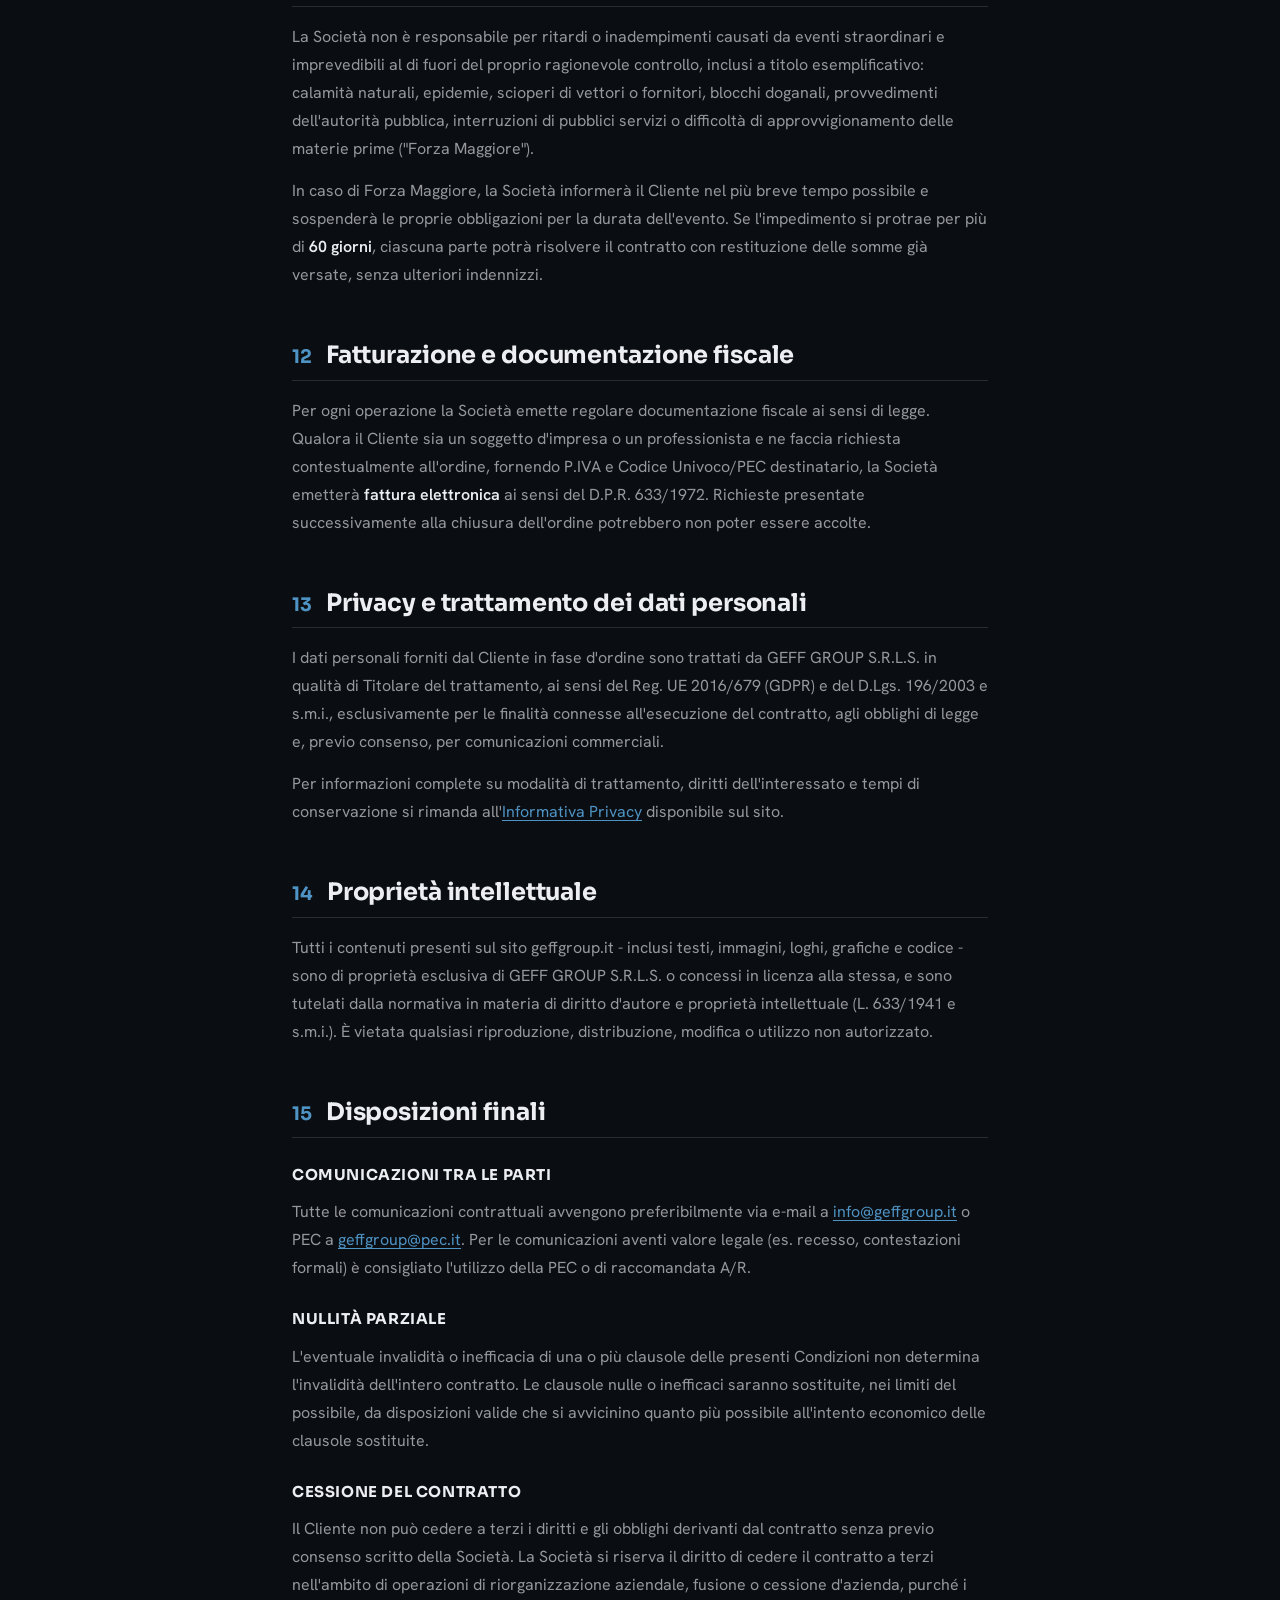
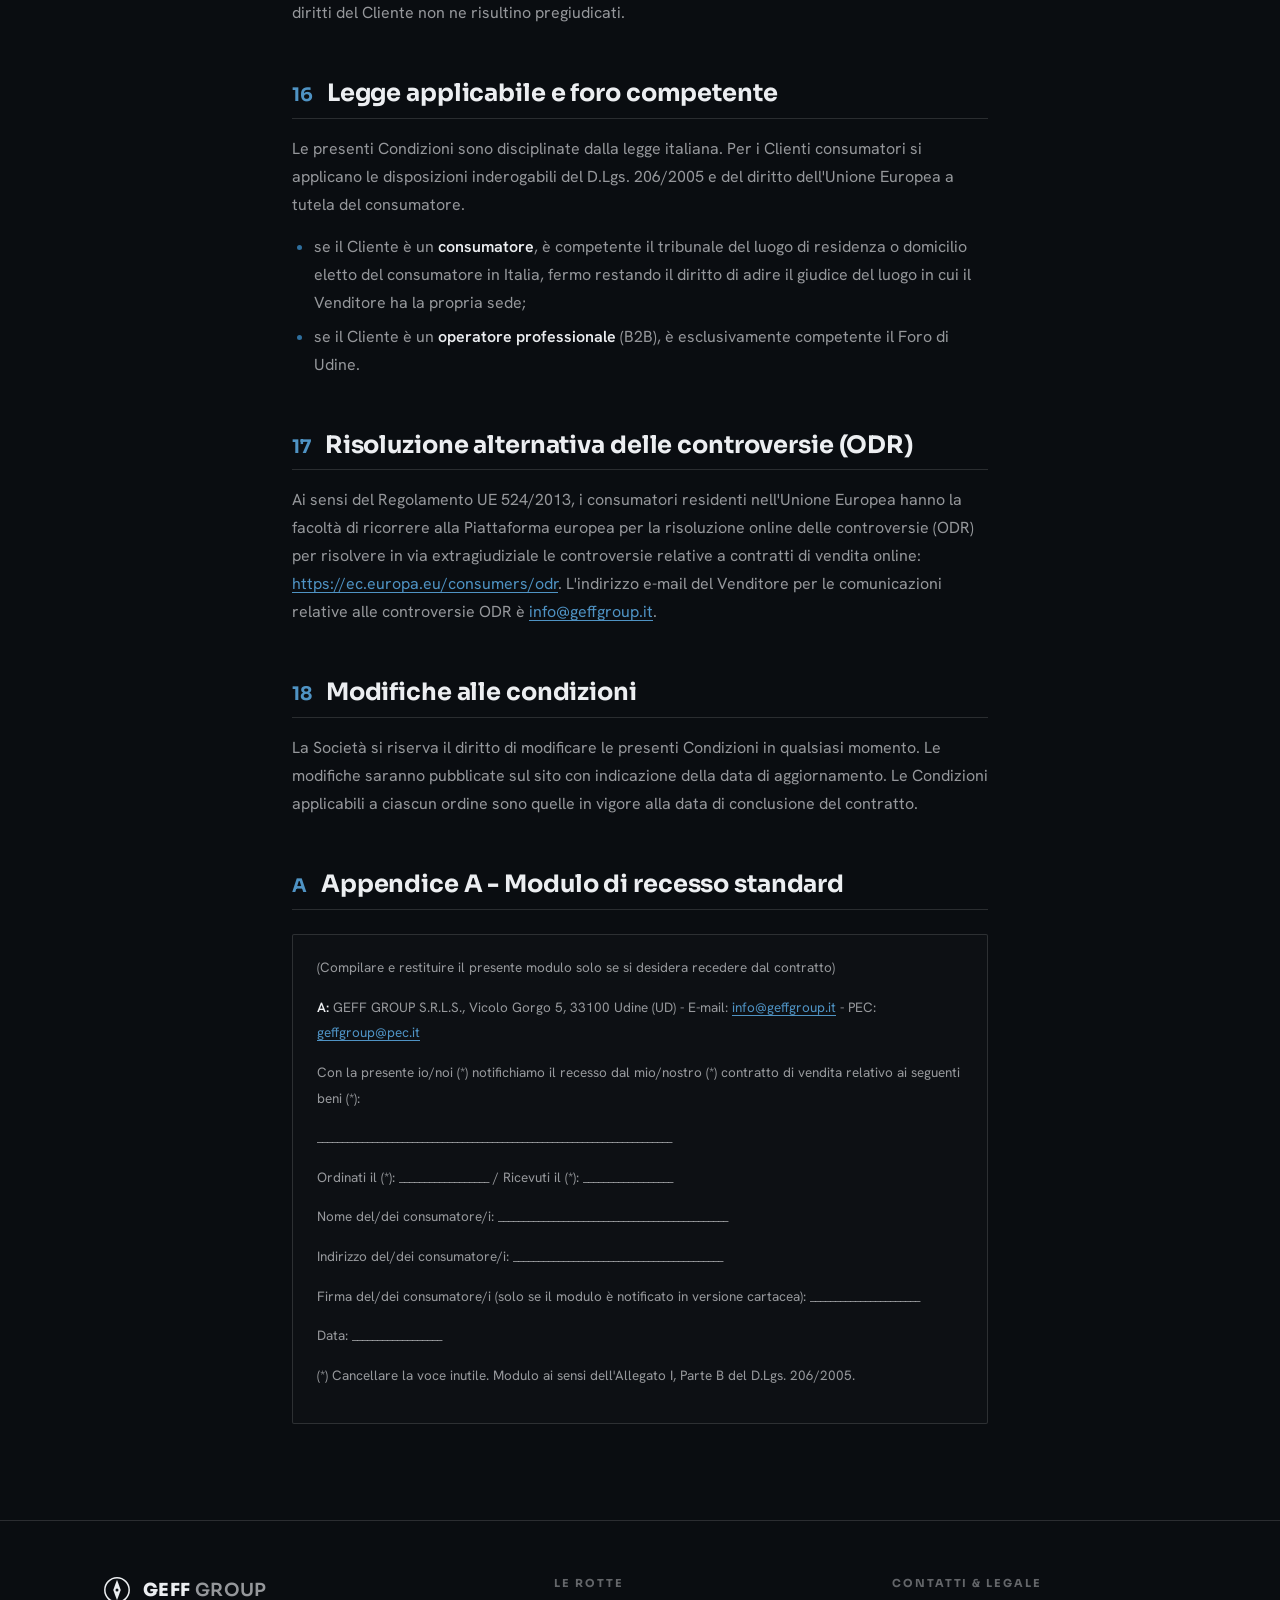
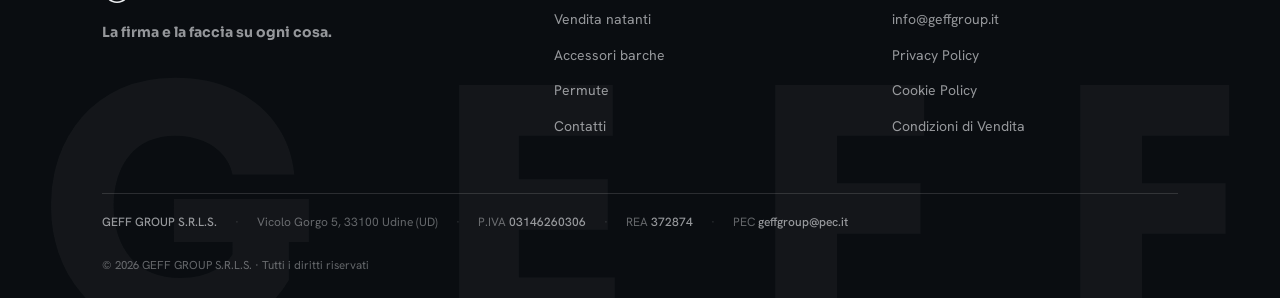
<file: condizioni-di-vendita.html>
<!-- Condizioni Generali di Vendita - GEFF Group.
     Modello: vendita a distanza conclusa esclusivamente online tramite il sito (art. 12-13 D.Lgs. 70/2003).
     GEFF opera senza deposito fisico aperto al pubblico: la sede è solo Pick-up point per il ritiro.
     Si applica il diritto di recesso 14gg (artt. 52 e ss. D.Lgs. 206/2005), ESCLUSA la sartoria su misura (art. 59).
     Garanzia legale di conformità 24 mesi (min. 12 mesi per l'usato con accordo scritto, art. 133). -->
<!DOCTYPE html>
<html lang="it">
<head>
<meta charset="UTF-8">
<meta name="viewport" content="width=device-width, initial-scale=1.0, viewport-fit=cover">
<meta name="theme-color" content="#0a0d11">
<title>Condizioni di Vendita - GEFF Group</title>
<meta name="description" content="Condizioni generali di vendita per gli acquisti effettuati online sul sito geffgroup.it - GEFF Group S.R.L.S.: natanti e accessori, sartoria nautica su misura e autoveicoli usati.">
<meta name="robots" content="index,follow">
<link rel="icon" type="image/svg+xml" href="assets/favicon.svg">
<link rel="preconnect" href="https://fonts.googleapis.com">
<link rel="preconnect" href="https://fonts.gstatic.com" crossorigin>
<link href="https://fonts.googleapis.com/css2?family=Sora:wght@400;600;700;800&family=Hanken+Grotesk:wght@400;500;700&display=swap" rel="stylesheet">
<link rel="stylesheet" href="assets/css/style.css">
<style>
  .legal-doc{
    max-width:800px;margin:0 auto;
    padding:clamp(40px,8vh,72px) clamp(20px,5vw,52px) clamp(60px,8vh,100px);
    font-size:16px;line-height:1.75;color:var(--testo-soft);
  }
  .legal-doc a{color:var(--sartoria-soft);text-decoration:underline;text-underline-offset:3px;transition:color .2s}
  .legal-doc a:hover{color:var(--testo)}
  .legal-doc .eyebrow{margin-bottom:14px}
  .legal-doc h1{font-family:"Sora",sans-serif;font-weight:800;color:var(--testo);
    letter-spacing:-.01em;line-height:1.05;font-size:clamp(30px,5vw,50px);margin-bottom:20px}
  .legal-doc .lead{font-family:"Sora",sans-serif;font-weight:600;font-size:clamp(17px,2vw,21px);color:var(--sartoria-soft);
    line-height:1.4;margin-bottom:clamp(28px,4vh,40px)}
  .legal-doc .last-update{font-size:12px;letter-spacing:.1em;color:var(--testo-faint);text-transform:uppercase;
    margin-bottom:clamp(36px,5vh,56px);padding-bottom:clamp(24px,4vh,36px);border-bottom:1px solid var(--linea)}
  .legal-doc h2{font-family:"Sora",sans-serif;font-weight:700;color:var(--testo);
    letter-spacing:-.005em;line-height:1.2;font-size:clamp(18px,2.4vw,24px);
    margin:clamp(36px,6vh,52px) 0 16px;padding-bottom:10px;border-bottom:1px solid var(--linea);
    display:flex;align-items:baseline;gap:14px}
  .legal-doc h2 .num{color:var(--sartoria-soft);font-size:.78em;font-weight:700}
  .legal-doc h3{font-family:"Sora",sans-serif;font-weight:700;color:var(--testo);
    letter-spacing:.04em;font-size:clamp(13px,1.4vw,15px);text-transform:uppercase;margin:24px 0 10px}
  .legal-doc p{margin-bottom:14px}
  .legal-doc ul,.legal-doc ol{padding-left:22px;margin-bottom:14px}
  .legal-doc li{margin-bottom:6px}
  .legal-doc li::marker{color:var(--sartoria)}
  .legal-doc strong{color:var(--testo);font-weight:600}
  .legal-doc .highlight-box{border:1px solid color-mix(in srgb,var(--sartoria) 18%,transparent);border-radius:var(--bordo-r);
    padding:20px 24px;margin:24px 0;background:rgba(47,111,158,.05)}
  .legal-doc .highlight-box p{margin-bottom:0}
  .legal-doc .form-box{border:1px solid var(--linea);border-radius:var(--bordo-r);padding:20px 24px;margin:24px 0;
    background:rgba(255,255,255,.015);font-size:13.5px;line-height:1.9;color:var(--testo-soft)}
  .legal-doc .form-box strong{color:var(--testo)}
</style>
</head>
<body>

<!-- HEADER - isola "Plancia" ridotta per le pagine legali (brand + torna al sito), zero JS -->
<header class="site-header is-slim">
  <div class="container header-inner">
    <a class="brand" href="index.html" aria-label="GEFF Group - Home">
      <span class="mark" aria-hidden="true">
        <svg viewBox="0 0 32 32" fill="none" stroke="currentColor" stroke-width="1.6"><circle cx="16" cy="16" r="13"/><g class="needle"><path d="M16 5 L20 16 L16 27 L12 16 Z" fill="currentColor" stroke="none"/></g><circle cx="16" cy="16" r="1.6" fill="#0f1318" stroke="none"/></svg>
      </span>
      <span class="name">GEFF <span>GROUP</span></span>
    </a>
    <a class="nav-back" href="index.html">Torna al sito</a>
  </div>
</header>

<main class="legal-doc">
  <div class="eyebrow">Documento legale</div>
  <h1>Condizioni Generali di Vendita</h1>
  <p class="lead">Le presenti condizioni disciplinano ogni acquisto effettuato sul sito geffgroup.it da parte di consumatori e operatori commerciali. La vendita si intende perfezionata esclusivamente online tramite il sito.</p>
  <p class="last-update">Ultimo aggiornamento: 7 agosto 2026</p>

  <h2><span class="num">01</span>Venditore e ambito di applicazione</h2>
  <p>Il sito <strong>geffgroup.it</strong> è gestito da <strong>GEFF GROUP S.R.L.S.</strong>, con sede legale in Vicolo Gorgo 5, 33100 Udine (UD) - P.IVA / C.F. 03146260306, REA UD-372874, iscritta al Registro delle Imprese di Udine, Capitale Sociale € 1.000,00 i.v. (di seguito "la Società" o "il Venditore"). Contatto: <a href="mailto:info@geffgroup.it">info@geffgroup.it</a>.</p>
  <p>Le presenti Condizioni Generali di Vendita (di seguito "CGV" o "Condizioni") si applicano a tutti gli ordini effettuati tramite il sito <strong>geffgroup.it</strong> aventi a oggetto <strong>natanti e relativi accessori</strong>, <strong>manufatti di sartoria nautica su misura</strong> e <strong>autoveicoli usati</strong>, in conformità al D.Lgs. 206/2005 (Codice del Consumo) come modificato dal D.Lgs. 9/2024, al D.Lgs. 70/2003 sul commercio elettronico e alla normativa italiana ed europea applicabile.</p>
  <p>La Società <strong>non dispone di un punto vendita fisico aperto al pubblico</strong>: l'attività si svolge esclusivamente online. La sede legale in Udine funge unicamente da punto di ritiro (Pick-up point) su appuntamento e non costituisce esercizio di vendita al dettaglio in sede fissa.</p>
  <p>Per gli operatori professionali (B2B) le presenti CGV si applicano limitatamente alle disposizioni compatibili, escludendo le norme di tutela esclusiva del consumatore. L'inoltro di un ordine comporta l'accettazione integrale delle presenti Condizioni.</p>

  <h2><span class="num">02</span>Beni e disponibilità</h2>
  <p>I beni offerti in vendita sono presentati sul sito e descritti nelle relative schede con le caratteristiche tecniche principali. Le immagini hanno valore puramente illustrativo e potrebbero non riprodurre fedelmente colori, dimensioni e stato reale dei beni a causa delle impostazioni del dispositivo del Cliente. La Società si impegna alla massima accuratezza descrittiva, ma declina ogni responsabilità per imprecisioni di natura tecnica o tipografica.</p>
  <p>Gli <strong>autoveicoli usati</strong> e i <strong>natanti usati</strong> sono beni specifici e infungibili: ciascun esemplare è descritto con le relative caratteristiche (tra cui anno, percorrenza o ore di moto e stato di conservazione) e, una volta venduto, non è più disponibile. La Società si riserva il diritto di modificare in qualsiasi momento i beni proposti. In caso di indisponibilità sopravvenuta di un bene per il quale fosse già stato confermato l'ordine, il Venditore ne darà tempestiva comunicazione al Cliente e rimborserà integralmente le somme eventualmente già versate entro 14 giorni dalla comunicazione.</p>

  <h2><span class="num">03</span>Prezzi</h2>
  <p>I prezzi sono espressi in Euro (€) e si intendono comprensivi delle imposte di legge applicabili. Eventuali oneri accessori - ad esempio trasporto, passaggio di proprietà o pratiche amministrative - sono indicati separatamente prima della conferma dell'ordine.</p>
  <p>La Società si riserva il diritto di modificare i prezzi in qualsiasi momento. Il prezzo applicato è quello vigente al momento della ricezione della conferma d'ordine. In caso di errore manifesto nel prezzo pubblicato, la Società può annullare l'ordine dandone comunicazione al Cliente e rimborsando integralmente le somme eventualmente versate.</p>

  <h2><span class="num">04</span>Procedura d'ordine e conclusione del contratto</h2>
  <p>Ai sensi degli artt. 12 e 13 del D.Lgs. 70/2003, l'acquisto avviene interamente online tramite geffgroup.it attraverso i seguenti passaggi:</p>
  <ol>
    <li>selezione del bene o del servizio e consultazione della relativa scheda;</li>
    <li>compilazione del modulo con i dati richiesti per l'ordine;</li>
    <li>verifica e correzione dei dati prima dell'invio;</li>
    <li>ricezione della e-mail di conferma d'ordine, che costituisce il momento di conclusione del contratto;</li>
    <li>versamento del pagamento secondo le modalità concordate;</li>
    <li>ricezione della conferma di avvio della lavorazione (per la sartoria su misura) ovvero di preparazione della consegna o del ritiro (per natanti e autoveicoli).</li>
  </ol>
  <p>Il contratto è redatto esclusivamente in <strong>lingua italiana</strong>. La Società conserva il testo contrattuale e lo rende accessibile su richiesta scritta a <a href="mailto:info@geffgroup.it">info@geffgroup.it</a>.</p>
  <p>La Società si riserva di non accettare ordini in caso di: indisponibilità sopravvenuta del bene; informazioni incomplete o non veritiere fornite dal Cliente; mancato pagamento; anomalie nella transazione; ordini anomali per quantità o profilo del Cliente. In tali casi il Cliente sarà informato tempestivamente e rimborsato ove applicabile.</p>

  <h2><span class="num">05</span>Pagamento</h2>
  <h3>Bonifico bancario anticipato</h3>
  <p>L'ordine è elaborato e preparato solo a seguito dell'accredito dell'importo sul conto corrente intestato a GEFF GROUP S.R.L.S. Le coordinate IBAN sono comunicate nella e-mail di conferma d'ordine e il Cliente è tenuto a indicare il numero d'ordine in causale. In caso di mancato accredito entro <strong>5 giorni lavorativi</strong> dalla conferma, la Società può annullare l'ordine.</p>
  <h3>Caparra confirmatoria e finanziamento</h3>
  <p>Per i beni di importo rilevante (in particolare natanti e autoveicoli) l'ordine può prevedere il versamento di una <strong>caparra confirmatoria</strong> alla conferma, con saldo prima o al momento della consegna o del ritiro, oppure il ricorso a forme di <strong>finanziamento</strong> erogate da soggetti terzi convenzionati, secondo le condizioni del finanziatore. Le specifiche modalità sono concordate e indicate al Cliente prima della conferma dell'ordine.</p>
  <h3>Pagamento alla consegna o al ritiro</h3>
  <p>Disponibile esclusivamente per i Clienti che selezionano la consegna diretta regionale o il ritiro presso la sede legale. Il pagamento può avvenire tramite POS portatile (carta/bancomat) o in contanti, nel rispetto dei limiti previsti dal D.Lgs. 231/2007 e successive modifiche in materia di antiriciclaggio. Tutte le transazioni sono gestite nel rispetto delle normative sulla sicurezza dei pagamenti. Non vengono trattati dati di carte di pagamento tramite il sito.</p>

  <h2><span class="num">06</span>Spedizione e consegna</h2>
  <p>L'acquisto si perfeziona esclusivamente online. La consegna costituisce una modalità di esecuzione del contratto a distanza e può avvenire, a seconda del bene e secondo quanto concordato in fase d'ordine, in una delle seguenti forme:</p>
  <ul>
    <li><strong>Spedizione a mezzo corriere</strong> ai recapiti indicati dal Cliente, in via principale per la sartoria nautica e gli accessori;</li>
    <li><strong>Consegna diretta regionale</strong> concordata con la Società, tipicamente per natanti e autoveicoli;</li>
    <li><strong>Ritiro presso la sede legale</strong> (Pick-up point) in Vicolo Gorgo 5, Udine, esclusivamente su appuntamento e dopo la ricezione della e-mail di conferma d'ordine. Il ritiro è una mera modalità di consegna e non costituisce vendita al dettaglio in sede fissa né commercio itinerante.</li>
  </ul>
  <p>I tempi di consegna o di lavorazione hanno valore puramente indicativo, sono concordati con il Cliente caso per caso in ragione della natura del bene e non costituiscono termine essenziale del contratto, salvo diverso accordo scritto. In caso di ritardo significativo non imputabile a cause di forza maggiore, il Cliente sarà informato tempestivamente e potrà concordare un nuovo termine o la risoluzione del contratto con rimborso integrale delle somme versate.</p>
  <p>Il rischio di perdita o danneggiamento dei beni si trasferisce al Cliente nel momento in cui questi, o un terzo da lui designato, ne acquisisce il possesso fisico. Per gli autoveicoli, le formalità del <strong>passaggio di proprietà</strong> sono espletate contestualmente alla consegna o al ritiro, con oneri come indicati prima della conferma dell'ordine.</p>
  <h3>Merce danneggiata o manomessa</h3>
  <p>In caso di consegna con imballaggio visibilmente danneggiato o manomesso, il Cliente è tenuto ad <strong>accettare il collo con riserva scritta</strong> apponendola sul documento di trasporto, oppure a rifiutare la consegna, dandone comunicazione alla Società entro <strong>24 ore</strong> a mezzo e-mail a <a href="mailto:info@geffgroup.it">info@geffgroup.it</a>. L'accettazione senza riserva non pregiudica i diritti del Cliente ai sensi della garanzia legale di conformità per difetti non visibili esternamente.</p>

  <h2><span class="num">07</span>Diritto di recesso</h2>
  <p>Ai sensi degli artt. 52 e seguenti del D.Lgs. 206/2005, il Cliente consumatore ha il diritto di recedere dal contratto di acquisto <strong>senza alcuna penalità e senza specificarne il motivo, entro 14 giorni</strong> dalla data di acquisizione del possesso fisico del bene.</p>
  <p>Per esercitare il diritto di recesso, il Cliente deve comunicare la propria decisione mediante dichiarazione esplicita (lettera raccomandata, e-mail o PEC) inviata a:</p>
  <ul>
    <li>E-mail: <a href="mailto:info@geffgroup.it">info@geffgroup.it</a></li>
    <li>PEC: <a href="mailto:geffgroup@pec.it">geffgroup@pec.it</a></li>
    <li>Sede legale: GEFF GROUP S.R.L.S., Vicolo Gorgo 5, 33100 Udine (UD)</li>
  </ul>
  <p>Il Cliente può utilizzare il modulo di recesso standard (Appendice A), ma non è obbligato: è sufficiente una comunicazione scritta chiara e inequivocabile della volontà di recedere, trasmessa prima della scadenza del termine.</p>
  <h3>Restituzione del bene</h3>
  <p>A seguito del recesso, il Cliente deve restituire i beni senza indebito ritardo e comunque entro <strong>14 giorni</strong> dalla comunicazione del recesso. Le spese dirette di restituzione sono a carico del Cliente, salvo diverso accordo scritto. I beni devono essere restituiti nelle stesse condizioni in cui sono stati ricevuti, completi dell'imballo originale ove presente. Il Cliente è responsabile della diminuzione del valore dei beni risultante da una manipolazione diversa da quella necessaria per stabilire la natura, le caratteristiche e il funzionamento del bene; la Società si riserva di detrarre tale diminuzione dal rimborso.</p>
  <h3>Rimborso</h3>
  <p>La Società rimborsa tutti i pagamenti ricevuti dal Cliente, incluse le eventuali spese di consegna standard (ad eccezione dei costi supplementari derivanti dalla scelta di una modalità di consegna diversa da quella meno costosa offerta), senza indebito ritardo e comunque entro <strong>14 giorni</strong> dal giorno in cui è informata della decisione di recesso. Il rimborso è effettuato con lo stesso mezzo di pagamento utilizzato inizialmente, salvo espresso accordo diverso. Il Venditore può trattenere il rimborso fino alla ricezione dei beni restituiti o alla prova dell'avvenuta spedizione degli stessi.</p>

  <h2><span class="num">08</span>Esclusioni dal diritto di recesso</h2>
  <p>Ai sensi dell'art. 59 del D.Lgs. 206/2005, il diritto di recesso è escluso per la fornitura di <strong>beni confezionati su misura o chiaramente personalizzati</strong> secondo le specifiche del Cliente. Rientrano in tale esclusione i <strong>manufatti di sartoria nautica su misura</strong> (cuscinerie, materassi, copri-materassi, tendaggi e simili) realizzati sulle misure e sulle indicazioni fornite dal Cliente, in quanto beni confezionati che non possono essere rimessi in vendita.</p>
  <p>Il Cliente sarà informato in modo chiaro, prima di confermare l'ordine, qualora il bene scelto rientri in una categoria esclusa dal diritto di recesso.</p>

  <h2><span class="num">09</span>Garanzia legale di conformità</h2>
  <p>I beni venduti dalla Società a Clienti consumatori sono coperti dalla <strong>garanzia legale di conformità</strong> prevista dagli articoli 128-135-octies del D.Lgs. 206/2005, come modificati dal D.Lgs. 9/2024 in attuazione della Direttiva UE 2019/771.</p>
  <p>I <strong>beni nuovi</strong> e i <strong>manufatti di sartoria realizzati dalla Società</strong> sono coperti per <strong>24 mesi</strong> dalla consegna al consumatore. Gli <strong>autoveicoli e i natanti usati</strong> venduti dalla Società sono anch'essi coperti dalla garanzia legale di conformità: per i beni usati la durata può essere ridotta per <strong>accordo scritto tra le parti</strong>, in ogni caso a un periodo <strong>non inferiore a 12 mesi</strong> (art. 133 D.Lgs. 206/2005). La e-mail di conferma d'ordine e quella di conferma della consegna o del ritiro costituiscono valida prova della data di acquisto e di consegna.</p>
  <p>In caso di difetto di conformità, il Cliente ha diritto, a sua scelta, al ripristino della conformità tramite <strong>riparazione o sostituzione</strong> del bene. Ove tali rimedi risultino impossibili, sproporzionati o non attuati entro un termine congruo, il Cliente ha diritto a una <strong>riduzione adeguata del prezzo</strong> o alla <strong>risoluzione del contratto</strong>.</p>
  <p>Sono esclusi dalla garanzia legale i difetti derivanti da: uso improprio o non conforme alle istruzioni, negligenza, danni accidentali, manomissioni, riparazioni non autorizzate o normale usura. Per segnalare un difetto, il Cliente è tenuto a contattare la Società a <a href="mailto:info@geffgroup.it">info@geffgroup.it</a>, descrivendo il difetto e allegando, ove possibile, documentazione fotografica.</p>

  <h2><span class="num">10</span>Responsabilità</h2>
  <p>La Società non sarà responsabile per danni indiretti, consequenziali o perdite di profitto derivanti dall'uso o dall'impossibilità di utilizzo dei beni acquistati, salvo i casi di dolo o colpa grave ai sensi dell'art. 1229 c.c. La responsabilità della Società per qualsiasi reclamo relativo a un ordine è in ogni caso limitata al valore dell'ordine stesso.</p>
  <p>Le informazioni contenute nel sito sono fornite a scopo puramente illustrativo; la Società non garantisce che il sito sia sempre disponibile o privo di errori tecnici, e non risponde di interruzioni del servizio dovute a cause esterne.</p>

  <h2><span class="num">11</span>Forza maggiore</h2>
  <p>La Società non è responsabile per ritardi o inadempimenti causati da eventi straordinari e imprevedibili al di fuori del proprio ragionevole controllo, inclusi a titolo esemplificativo: calamità naturali, epidemie, scioperi di vettori o fornitori, blocchi doganali, provvedimenti dell'autorità pubblica, interruzioni di pubblici servizi o difficoltà di approvvigionamento delle materie prime ("Forza Maggiore").</p>
  <p>In caso di Forza Maggiore, la Società informerà il Cliente nel più breve tempo possibile e sospenderà le proprie obbligazioni per la durata dell'evento. Se l'impedimento si protrae per più di <strong>60 giorni</strong>, ciascuna parte potrà risolvere il contratto con restituzione delle somme già versate, senza ulteriori indennizzi.</p>

  <h2><span class="num">12</span>Fatturazione e documentazione fiscale</h2>
  <p>Per ogni operazione la Società emette regolare documentazione fiscale ai sensi di legge. Qualora il Cliente sia un soggetto d'impresa o un professionista e ne faccia richiesta contestualmente all'ordine, fornendo P.IVA e Codice Univoco/PEC destinatario, la Società emetterà <strong>fattura elettronica</strong> ai sensi del D.P.R. 633/1972. Richieste presentate successivamente alla chiusura dell'ordine potrebbero non poter essere accolte.</p>

  <h2><span class="num">13</span>Privacy e trattamento dei dati personali</h2>
  <p>I dati personali forniti dal Cliente in fase d'ordine sono trattati da GEFF GROUP S.R.L.S. in qualità di Titolare del trattamento, ai sensi del Reg. UE 2016/679 (GDPR) e del D.Lgs. 196/2003 e s.m.i., esclusivamente per le finalità connesse all'esecuzione del contratto, agli obblighi di legge e, previo consenso, per comunicazioni commerciali.</p>
  <p>Per informazioni complete su modalità di trattamento, diritti dell'interessato e tempi di conservazione si rimanda all'<a href="privacy.html" target="_blank" rel="noopener">Informativa Privacy</a> disponibile sul sito.</p>

  <h2><span class="num">14</span>Proprietà intellettuale</h2>
  <p>Tutti i contenuti presenti sul sito geffgroup.it - inclusi testi, immagini, loghi, grafiche e codice - sono di proprietà esclusiva di GEFF GROUP S.R.L.S. o concessi in licenza alla stessa, e sono tutelati dalla normativa in materia di diritto d'autore e proprietà intellettuale (L. 633/1941 e s.m.i.). È vietata qualsiasi riproduzione, distribuzione, modifica o utilizzo non autorizzato.</p>

  <h2><span class="num">15</span>Disposizioni finali</h2>
  <h3>Comunicazioni tra le parti</h3>
  <p>Tutte le comunicazioni contrattuali avvengono preferibilmente via e-mail a <a href="mailto:info@geffgroup.it">info@geffgroup.it</a> o PEC a <a href="mailto:geffgroup@pec.it">geffgroup@pec.it</a>. Per le comunicazioni aventi valore legale (es. recesso, contestazioni formali) è consigliato l'utilizzo della PEC o di raccomandata A/R.</p>
  <h3>Nullità parziale</h3>
  <p>L'eventuale invalidità o inefficacia di una o più clausole delle presenti Condizioni non determina l'invalidità dell'intero contratto. Le clausole nulle o inefficaci saranno sostituite, nei limiti del possibile, da disposizioni valide che si avvicinino quanto più possibile all'intento economico delle clausole sostituite.</p>
  <h3>Cessione del contratto</h3>
  <p>Il Cliente non può cedere a terzi i diritti e gli obblighi derivanti dal contratto senza previo consenso scritto della Società. La Società si riserva il diritto di cedere il contratto a terzi nell'ambito di operazioni di riorganizzazione aziendale, fusione o cessione d'azienda, purché i diritti del Cliente non ne risultino pregiudicati.</p>

  <h2><span class="num">16</span>Legge applicabile e foro competente</h2>
  <p>Le presenti Condizioni sono disciplinate dalla legge italiana. Per i Clienti consumatori si applicano le disposizioni inderogabili del D.Lgs. 206/2005 e del diritto dell'Unione Europea a tutela del consumatore.</p>
  <ul>
    <li>se il Cliente è un <strong>consumatore</strong>, è competente il tribunale del luogo di residenza o domicilio eletto del consumatore in Italia, fermo restando il diritto di adire il giudice del luogo in cui il Venditore ha la propria sede;</li>
    <li>se il Cliente è un <strong>operatore professionale</strong> (B2B), è esclusivamente competente il Foro di Udine.</li>
  </ul>

  <h2><span class="num">17</span>Risoluzione alternativa delle controversie (ODR)</h2>
  <p>Ai sensi del Regolamento UE 524/2013, i consumatori residenti nell'Unione Europea hanno la facoltà di ricorrere alla Piattaforma europea per la risoluzione online delle controversie (ODR) per risolvere in via extragiudiziale le controversie relative a contratti di vendita online: <a href="https://ec.europa.eu/consumers/odr" target="_blank" rel="noopener">https://ec.europa.eu/consumers/odr</a>. L'indirizzo e-mail del Venditore per le comunicazioni relative alle controversie ODR è <a href="mailto:info@geffgroup.it">info@geffgroup.it</a>.</p>

  <h2><span class="num">18</span>Modifiche alle condizioni</h2>
  <p>La Società si riserva il diritto di modificare le presenti Condizioni in qualsiasi momento. Le modifiche saranno pubblicate sul sito con indicazione della data di aggiornamento. Le Condizioni applicabili a ciascun ordine sono quelle in vigore alla data di conclusione del contratto.</p>

  <h2><span class="num">A</span>Appendice A - Modulo di recesso standard</h2>
  <div class="form-box">
    <p>(Compilare e restituire il presente modulo solo se si desidera recedere dal contratto)</p>
    <p><strong>A:</strong> GEFF GROUP S.R.L.S., Vicolo Gorgo 5, 33100 Udine (UD) - E-mail: <a href="mailto:info@geffgroup.it">info@geffgroup.it</a> - PEC: <a href="mailto:geffgroup@pec.it">geffgroup@pec.it</a></p>
    <p>Con la presente io/noi (*) notifichiamo il recesso dal mio/nostro (*) contratto di vendita relativo ai seguenti beni (*):</p>
    <p>_______________________________________________________________________</p>
    <p>Ordinati il (*): __________________ / Ricevuti il (*): __________________</p>
    <p>Nome del/dei consumatore/i: ______________________________________________</p>
    <p>Indirizzo del/dei consumatore/i: __________________________________________</p>
    <p>Firma del/dei consumatore/i (solo se il modulo è notificato in versione cartacea): ______________________</p>
    <p>Data: __________________</p>
    <p>(*) Cancellare la voce inutile. Modulo ai sensi dell'Allegato I, Parte B del D.Lgs. 206/2005.</p>
  </div>
</main>

<!-- FOOTER condiviso + watermark GEFF -->
<footer class="site-footer">
  <div class="footer-watermark" aria-hidden="true"><span>G</span><span>E</span><span>F</span><span>F</span></div>
  <div class="container">
    <div class="footer-top">
      <div class="footer-brand">
        <a class="brand" href="index.html" aria-label="GEFF Group - Home">
          <span class="mark" aria-hidden="true">
            <svg viewBox="0 0 32 32" fill="none" stroke="currentColor" stroke-width="1.6"><circle cx="16" cy="16" r="13"/><path d="M16 5 L20 16 L16 27 L12 16 Z" fill="currentColor" stroke="none"/><circle cx="16" cy="16" r="1.6" fill="#0f1318" stroke="none"/></svg>
          </span>
          <span class="name">GEFF <span>GROUP</span></span>
        </a>
        <p class="footer-claim">La firma e la faccia su ogni cosa.</p>
      </div>

      <div class="footer-col">
        <h4>Le rotte</h4>
        <ul>
          <li><a href="natanti.html">Vendita natanti</a></li>
          <li><a href="accessori-barche.html">Accessori barche</a></li>
          <li><a href="auto-usate.html">Permute</a></li>
          <li><a href="contatti.html">Contatti</a></li>
        </ul>
      </div>

      <div class="footer-col">
        <h4>Contatti &amp; legale</h4>
        <ul>
          <li><a href="mailto:info@geffgroup.it">info@geffgroup.it</a></li>
          <li><a href="privacy.html">Privacy Policy</a></li>
          <li><a href="cookie-policy.html">Cookie Policy</a></li>
          <li><a href="condizioni-di-vendita.html">Condizioni di Vendita</a></li>
        </ul>
      </div>
    </div>

    <div class="footer-legal">
      <span><b>GEFF GROUP S.R.L.S.</b></span>
      <span class="sep">·</span>
      <span>Vicolo Gorgo 5, 33100 Udine (UD)</span>
      <span class="sep">·</span>
      <span>P.IVA <b>03146260306</b></span>
      <span class="sep">·</span>
      <span>REA <b>372874</b></span>
      <span class="sep">·</span>
      <span>PEC <b>geffgroup@pec.it</b></span>
    </div>
    <p class="footer-copy">© 2026 GEFF GROUP S.R.L.S. · Tutti i diritti riservati</p>
  </div>
</footer>

<!-- ===== COOKIE BANNER ===== -->
<div class="cookie-banner" id="cookie-banner" role="dialog" aria-labelledby="cb-title" aria-describedby="cb-desc">
  <button class="cb-close" type="button" data-consent="deny" aria-label="Chiudi e rifiuta i cookie non necessari">&times;</button>
  <div class="cb-inner">
    <div class="cb-text">
      <strong id="cb-title">Informativa cookie</strong>
      <p id="cb-desc">Usiamo solo cookie tecnici necessari al funzionamento del sito. Eventuali statistiche anonime verranno attivate solo con il tuo consenso. <a href="cookie-policy.html">Maggiori informazioni</a></p>
    </div>
    <div class="cb-actions">
      <button class="cb-btn cb-deny" type="button" data-consent="deny">Rifiuta</button>
      <button class="cb-btn cb-custom" type="button" data-action="prefs" aria-expanded="false" aria-controls="cb-prefs">Personalizza</button>
      <button class="cb-btn cb-accept" type="button" data-consent="accept">Accetta tutti</button>
    </div>
  </div>

  <div class="cb-prefs" id="cb-prefs" hidden>
    <div class="cb-pref-row">
      <div class="cb-pref-info">
        <strong>Cookie necessari</strong>
        <p>Indispensabili per il funzionamento del sito e per ricordare le tue scelte. Sempre attivi.</p>
      </div>
      <label class="cb-switch">
        <input type="checkbox" checked disabled aria-label="Cookie necessari (sempre attivi)">
        <span class="cb-slider"></span>
      </label>
    </div>
    <div class="cb-pref-row">
      <div class="cb-pref-info">
        <strong>Statistiche anonime</strong>
        <p>Misurazione aggregata e anonima delle visite, senza profilazione. Al momento non è collegato alcuno strumento: questa scelta vale per quando lo sarà.</p>
      </div>
      <label class="cb-switch">
        <input type="checkbox" id="cb-analytics" aria-label="Statistiche anonime">
        <span class="cb-slider"></span>
      </label>
    </div>
    <div class="cb-prefs-actions">
      <button class="cb-btn cb-deny" type="button" data-consent="deny">Rifiuta tutti</button>
      <button class="cb-btn cb-accept" type="button" data-action="save">Salva preferenze</button>
    </div>
  </div>
</div>

<script src="assets/js/main.js"></script>
</body>
</html>
</file>
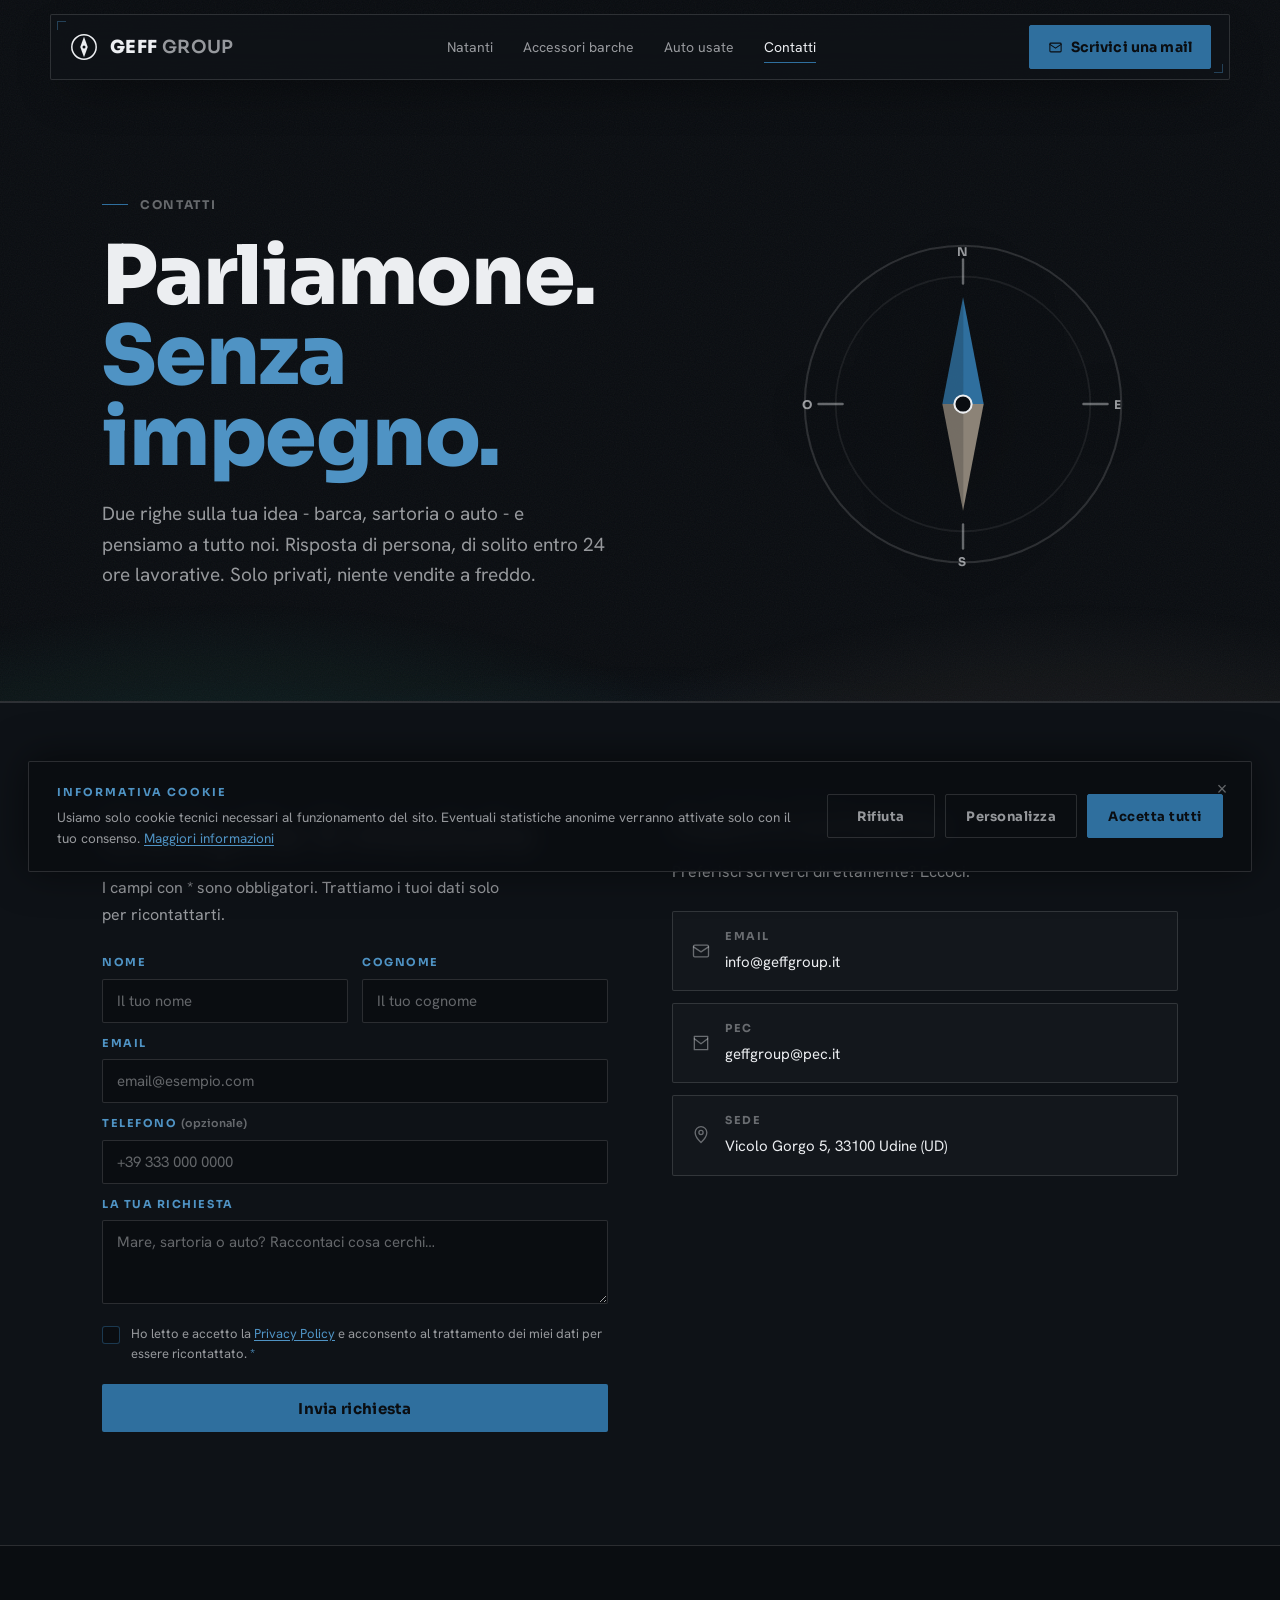
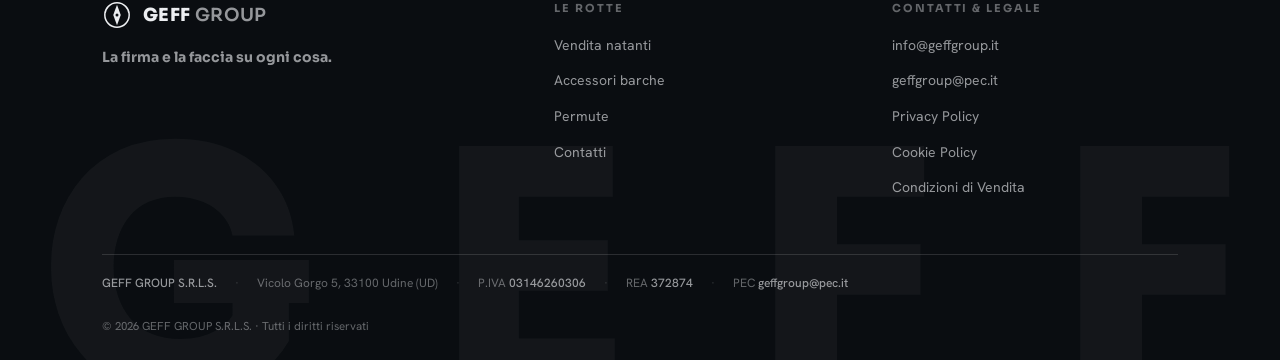
<file: contatti.html>
<!DOCTYPE html>
<html lang="it">
<head>
<meta charset="UTF-8">
<meta name="viewport" content="width=device-width, initial-scale=1.0, viewport-fit=cover">
<meta name="theme-color" content="#0b0e12">

<title>Contatti - GEFF Group | Udine</title>
<meta name="description" content="Scrivici per natanti, sartoria nautica su misura o auto usate. Email info@geffgroup.it. GEFF Group, Udine. Solo privati.">

<meta property="og:type" content="website">
<meta property="og:site_name" content="GEFF Group">
<meta property="og:title" content="Contatti - GEFF Group">
<meta property="og:description" content="Raccontaci cosa cerchi: barca, sartoria o auto. Ti rispondiamo di persona.">
<meta property="og:locale" content="it_IT">
<meta property="og:url" content="https://geffgroup.it/contatti.html">
<meta property="og:image" content="https://geffgroup.it/assets/og-image.png">
<meta property="og:image:width" content="1200">
<meta property="og:image:height" content="630">
<meta property="og:image:alt" content="GEFF Group - Natanti, sartoria nautica e auto usate a Udine.">
<meta name="twitter:card" content="summary_large_image">
<meta name="twitter:title" content="Contatti - GEFF Group">
<meta name="twitter:description" content="Raccontaci cosa cerchi: barca, sartoria o auto. Ti rispondiamo di persona.">
<meta name="twitter:image" content="https://geffgroup.it/assets/og-image.png">
<link rel="canonical" href="https://geffgroup.it/contatti.html">

<link rel="icon" type="image/svg+xml" href="assets/favicon.svg">
<link rel="preconnect" href="https://fonts.googleapis.com">
<link rel="preconnect" href="https://fonts.gstatic.com" crossorigin>
<link href="https://fonts.googleapis.com/css2?family=Sora:wght@400;600;700;800&family=Hanken+Grotesk:wght@400;500;700&display=swap" rel="stylesheet">
<link rel="stylesheet" href="assets/css/style.css">
</head>
<body>

<a class="skip-link" href="#main">Salta al contenuto</a>

<!-- HEADER (tieni in sync su tutte le pagine) -->
<header class="site-header">
  <div class="container header-inner">
    <a class="brand" href="index.html" aria-label="GEFF Group - Home">
      <span class="mark" aria-hidden="true">
        <svg viewBox="0 0 32 32" fill="none" stroke="currentColor" stroke-width="1.6">
          <circle cx="16" cy="16" r="13"/>
          <g class="needle">
            <path d="M16 5 L20 16 L16 27 L12 16 Z" fill="currentColor" stroke="none"/>
          </g>
          <circle cx="16" cy="16" r="1.6" fill="#0f1318" stroke="none"/>
        </svg>
      </span>
      <span class="name">GEFF <span>GROUP</span></span>
    </a>

    <nav class="nav" id="primary-nav" aria-label="Navigazione principale">
      <a class="nav-link" href="natanti.html">Natanti</a>
      <a class="nav-link" href="accessori-barche.html">Accessori barche</a>
      <a class="nav-link" href="auto-usate.html">Auto usate</a>
      <a class="nav-link" href="contatti.html" aria-current="page">Contatti</a>
    </nav>

    <div class="header-actions">
      <a class="btn-cta" href="mailto:info@geffgroup.it">
        <svg viewBox="0 0 24 24" fill="none" stroke="currentColor" stroke-width="1.7" stroke-linecap="round" stroke-linejoin="round" aria-hidden="true"><rect x="3" y="5" width="18" height="14" rx="1.5"/><path d="m3 7 9 6 9-6"/></svg>
        <span class="lbl-long">Scrivici una mail</span>
        <span class="lbl-short">Scrivici</span>
      </a>
      <button class="burger" type="button" aria-label="Apri il menu" aria-expanded="false" aria-controls="primary-nav">
        <span></span><span></span><span></span>
      </button>
    </div>
  </div>
</header>
<!-- /HEADER -->

<main id="main">

  <!-- Hero pagina contatti -->
  <section class="hero">
    <div class="container">
      <div class="hero-grid">
        <div>
          <p class="eyebrow hero-eyebrow rv">Contatti</p>
          <h1 class="hero-title rv rv-d1">Parliamone.<em>Senza impegno.</em></h1>
          <p class="hero-lead rv rv-d2">Due righe sulla tua idea - barca, sartoria o auto - e pensiamo a tutto noi. Risposta di persona, di solito entro 24 ore lavorative. Solo privati, niente vendite a freddo.</p>
        </div>
        <div class="hero-compass rv rv-d2" aria-hidden="true">
          <svg viewBox="0 0 200 200" fill="none">
            <circle class="ring" cx="100" cy="100" r="92" stroke-width="1.2"/>
            <circle class="ring-2" cx="100" cy="100" r="74" stroke-width="1"/>
            <g class="rotor">
              <g class="tick" stroke-width="1.4" stroke-linecap="round">
                <path d="M100 16 V30"/><path d="M100 170 V184"/><path d="M16 100 H30"/><path d="M170 100 H184"/>
              </g>
              <path class="needle-n" d="M100 38 L112 100 L100 100 Z"/>
              <path class="needle-n" d="M100 38 L88 100 L100 100 Z" opacity=".82"/>
              <path class="needle-s" d="M100 162 L112 100 L100 100 Z"/>
              <path class="needle-s" d="M100 162 L88 100 L100 100 Z" opacity=".82"/>
              <circle cx="100" cy="100" r="5" fill="#0a0d11" stroke="#eceef1" stroke-width="1.2"/>
            </g>
            <text class="label" x="100" y="14" text-anchor="middle">N</text>
            <text class="label" x="100" y="194" text-anchor="middle">S</text>
            <text class="label" x="190" y="103" text-anchor="middle">E</text>
            <text class="label" x="10" y="103" text-anchor="middle">O</text>
          </svg>
        </div>
      </div>
    </div>
  </section>

  <!-- Form + recapiti -->
  <section class="section contact" aria-labelledby="form-title">
    <div class="container">
      <div class="contact-grid">
        <!-- Colonna form (stesso meccanismo Web3Forms della modale) -->
        <div>
          <p class="eyebrow rv">Scrivici</p>
          <h2 class="contact-title rv rv-d1" id="form-title">Compila il modulo</h2>
          <p class="contact-lead rv rv-d2">I campi con <span aria-hidden="true">*</span> sono obbligatori. Trattiamo i tuoi dati solo per ricontattarti.</p>

          <form class="geff-form rv rv-d2" id="form-contatto-pagina">
            <!-- TODO: generare una access key Web3Forms per info@geffgroup.it su web3forms.com - NON riusare quella di relacs (2e9533d4...), altrimenti le mail vanno a relacs -->
            <input type="hidden" name="access_key" value="REPLACE_WITH_GEFF_WEB3FORMS_KEY">
            <input type="hidden" name="subject" value="Richiesta dal sito - GEFF Group">
            <input type="hidden" name="from_name" value="Sito GEFF Group">
            <!-- honeypot anti-spam -->
            <input type="checkbox" name="botcheck" class="hp-field" tabindex="-1" autocomplete="off" aria-hidden="true">

            <div class="form-row">
              <div class="form-group">
                <label class="form-label" for="cp-nome">Nome</label>
                <input class="form-input" id="cp-nome" name="nome" type="text" required placeholder="Il tuo nome" autocomplete="given-name">
              </div>
              <div class="form-group">
                <label class="form-label" for="cp-cognome">Cognome</label>
                <input class="form-input" id="cp-cognome" name="cognome" type="text" required placeholder="Il tuo cognome" autocomplete="family-name">
              </div>
            </div>
            <div class="form-group">
              <label class="form-label" for="cp-email">Email</label>
              <input class="form-input" id="cp-email" name="email" type="email" required placeholder="email@esempio.com" autocomplete="email">
            </div>
            <div class="form-group">
              <label class="form-label" for="cp-tel">Telefono <span class="opt">(opzionale)</span></label>
              <input class="form-input" id="cp-tel" name="telefono" type="tel" placeholder="+39 333 000 0000" autocomplete="tel">
            </div>
            <div class="form-group">
              <label class="form-label" for="cp-richiesta">La tua richiesta</label>
              <textarea class="form-textarea" id="cp-richiesta" name="richiesta" required placeholder="Mare, sartoria o auto? Raccontaci cosa cerchi…"></textarea>
            </div>
            <label class="form-consent">
              <input type="checkbox" id="cp-consent" name="consenso_privacy" required>
              <span>Ho letto e accetto la <a href="privacy.html" target="_blank" rel="noopener">Privacy Policy</a> e acconsento al trattamento dei miei dati per essere ricontattato. <span class="req">*</span></span>
            </label>
            <button class="form-submit" type="submit">Invia richiesta</button>
            <p class="form-status" role="status" aria-live="polite"></p>
          </form>
        </div>

        <!-- Colonna recapiti -->
        <div>
          <p class="eyebrow rv">Recapiti diretti</p>
          <h2 class="contact-title rv rv-d1" style="font-size:clamp(22px,3vw,30px)">Oppure scrivici tu</h2>
          <p class="contact-lead rv rv-d2">Preferisci scriverci direttamente? Eccoci.</p>

          <div class="contact-cards rv rv-d1">
            <a class="contact-card" href="mailto:info@geffgroup.it">
              <svg viewBox="0 0 24 24" fill="none" stroke="currentColor" stroke-width="1.6" stroke-linecap="round" stroke-linejoin="round" aria-hidden="true"><rect x="3" y="5" width="18" height="14" rx="1.5"/><path d="m3 7 9 6 9-6"/></svg>
              <span><span class="cc-label">Email</span><span class="cc-value">info@geffgroup.it</span></span>
            </a>
            <a class="contact-card" href="mailto:geffgroup@pec.it">
              <svg viewBox="0 0 24 24" fill="none" stroke="currentColor" stroke-width="1.6" stroke-linecap="round" stroke-linejoin="round" aria-hidden="true"><path d="M4 4h16v16H4z"/><path d="m4 7 8 6 8-6"/></svg>
              <span><span class="cc-label">PEC</span><span class="cc-value">geffgroup@pec.it</span></span>
            </a>
            <div class="contact-card">
              <svg viewBox="0 0 24 24" fill="none" stroke="currentColor" stroke-width="1.6" stroke-linecap="round" stroke-linejoin="round" aria-hidden="true"><path d="M12 21s7-6.5 7-12a7 7 0 0 0-14 0c0 5.5 7 12 7 12z"/><circle cx="12" cy="9" r="2.5"/></svg>
              <span><span class="cc-label">Sede</span><span class="cc-value">Vicolo Gorgo 5, 33100 Udine (UD)</span></span>
            </div>
          </div>
        </div>
      </div>
    </div>
  </section>

</main>

<!-- FOOTER (tieni in sync su tutte le pagine) -->
<footer class="site-footer">
  <div class="footer-watermark" aria-hidden="true"><span>G</span><span>E</span><span>F</span><span>F</span></div>
  <div class="container">
    <div class="footer-top">
      <div class="footer-brand">
        <a class="brand" href="index.html" aria-label="GEFF Group - Home">
          <span class="mark" aria-hidden="true">
            <svg viewBox="0 0 32 32" fill="none" stroke="currentColor" stroke-width="1.6"><circle cx="16" cy="16" r="13"/><path d="M16 5 L20 16 L16 27 L12 16 Z" fill="currentColor" stroke="none"/><circle cx="16" cy="16" r="1.6" fill="#0f1318" stroke="none"/></svg>
          </span>
          <span class="name">GEFF <span>GROUP</span></span>
        </a>
        <p class="footer-claim">La firma e la faccia su ogni cosa.</p>
      </div>

      <div class="footer-col">
        <h4>Le rotte</h4>
        <ul>
          <li><a href="natanti.html">Vendita natanti</a></li>
          <li><a href="accessori-barche.html">Accessori barche</a></li>
          <li><a href="auto-usate.html">Permute</a></li>
          <li><a href="contatti.html">Contatti</a></li>
        </ul>
      </div>

      <div class="footer-col">
        <h4>Contatti &amp; legale</h4>
        <ul>
          <li><a href="mailto:info@geffgroup.it">info@geffgroup.it</a></li>
          <li><a href="mailto:geffgroup@pec.it">geffgroup@pec.it</a></li>
          <li><a href="privacy.html">Privacy Policy</a></li>
          <li><a href="cookie-policy.html">Cookie Policy</a></li>
          <li><a href="condizioni-di-vendita.html">Condizioni di Vendita</a></li>
        </ul>
      </div>
    </div>

    <!-- dati azienda reali - da verificare col titolare -->
    <div class="footer-legal">
      <span><b>GEFF GROUP S.R.L.S.</b></span>
      <span class="sep">·</span>
      <span>Vicolo Gorgo 5, 33100 Udine (UD)</span>
      <span class="sep">·</span>
      <span>P.IVA <b>03146260306</b></span>
      <span class="sep">·</span>
      <span>REA <b>372874</b></span>
      <span class="sep">·</span>
      <span>PEC <b>geffgroup@pec.it</b></span>
    </div>
    <p class="footer-copy">© 2026 GEFF GROUP S.R.L.S. · Tutti i diritti riservati</p>
  </div>
</footer>
<!-- /FOOTER -->

<!-- ===== COOKIE BANNER ===== -->
<div class="cookie-banner" id="cookie-banner" role="dialog" aria-labelledby="cb-title" aria-describedby="cb-desc">
  <button class="cb-close" type="button" data-consent="deny" aria-label="Chiudi e rifiuta i cookie non necessari">&times;</button>
  <div class="cb-inner">
    <div class="cb-text">
      <strong id="cb-title">Informativa cookie</strong>
      <p id="cb-desc">Usiamo solo cookie tecnici necessari al funzionamento del sito. Eventuali statistiche anonime verranno attivate solo con il tuo consenso. <a href="cookie-policy.html">Maggiori informazioni</a></p>
    </div>
    <div class="cb-actions">
      <button class="cb-btn cb-deny" type="button" data-consent="deny">Rifiuta</button>
      <button class="cb-btn cb-custom" type="button" data-action="prefs" aria-expanded="false" aria-controls="cb-prefs">Personalizza</button>
      <button class="cb-btn cb-accept" type="button" data-consent="accept">Accetta tutti</button>
    </div>
  </div>

  <div class="cb-prefs" id="cb-prefs" hidden>
    <div class="cb-pref-row">
      <div class="cb-pref-info">
        <strong>Cookie necessari</strong>
        <p>Indispensabili per il funzionamento del sito e per ricordare le tue scelte. Sempre attivi.</p>
      </div>
      <label class="cb-switch">
        <input type="checkbox" checked disabled aria-label="Cookie necessari (sempre attivi)">
        <span class="cb-slider"></span>
      </label>
    </div>
    <div class="cb-pref-row">
      <div class="cb-pref-info">
        <strong>Statistiche anonime</strong>
        <p>Misurazione aggregata e anonima delle visite, senza profilazione. Al momento non è collegato alcuno strumento: questa scelta vale per quando lo sarà.</p>
      </div>
      <label class="cb-switch">
        <input type="checkbox" id="cb-analytics" aria-label="Statistiche anonime">
        <span class="cb-slider"></span>
      </label>
    </div>
    <div class="cb-prefs-actions">
      <button class="cb-btn cb-deny" type="button" data-consent="deny">Rifiuta tutti</button>
      <button class="cb-btn cb-accept" type="button" data-action="save">Salva preferenze</button>
    </div>
  </div>
</div>

<script src="assets/js/main.js"></script>
</body>
</html>
</file>
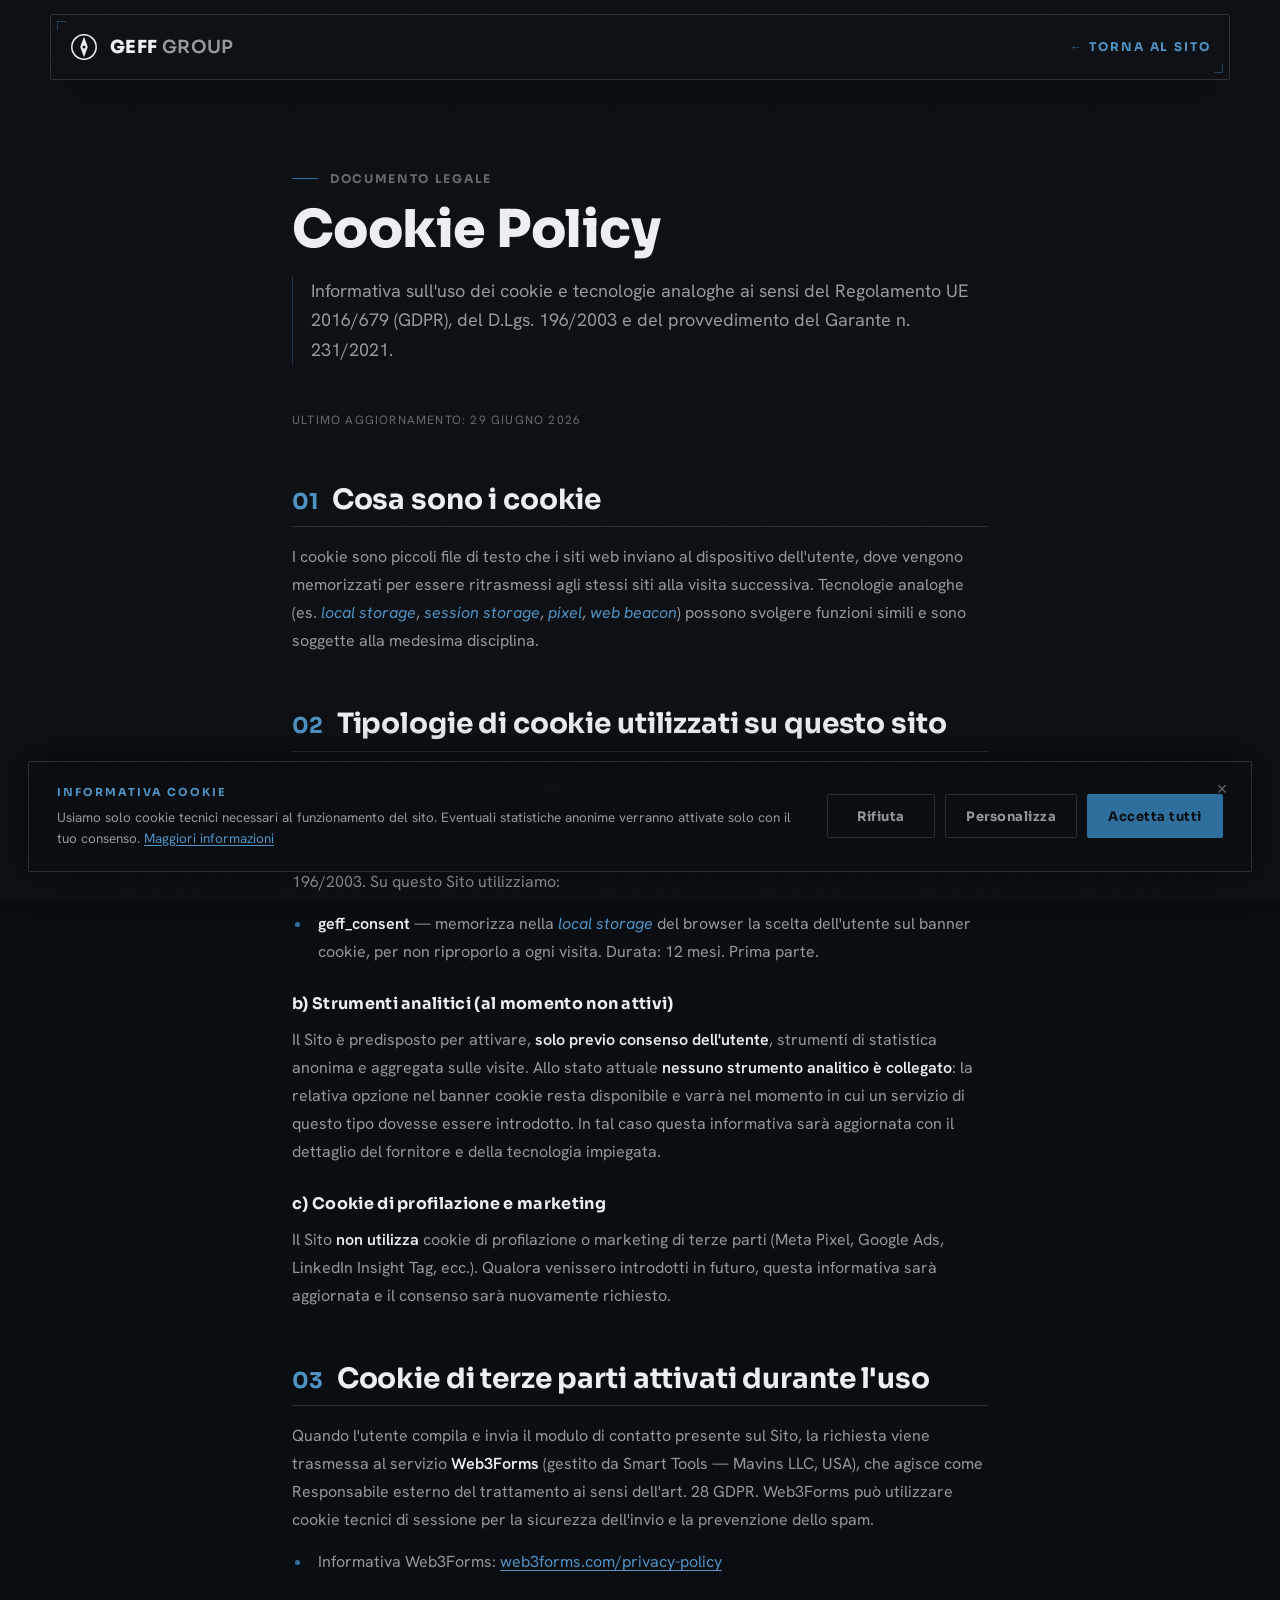
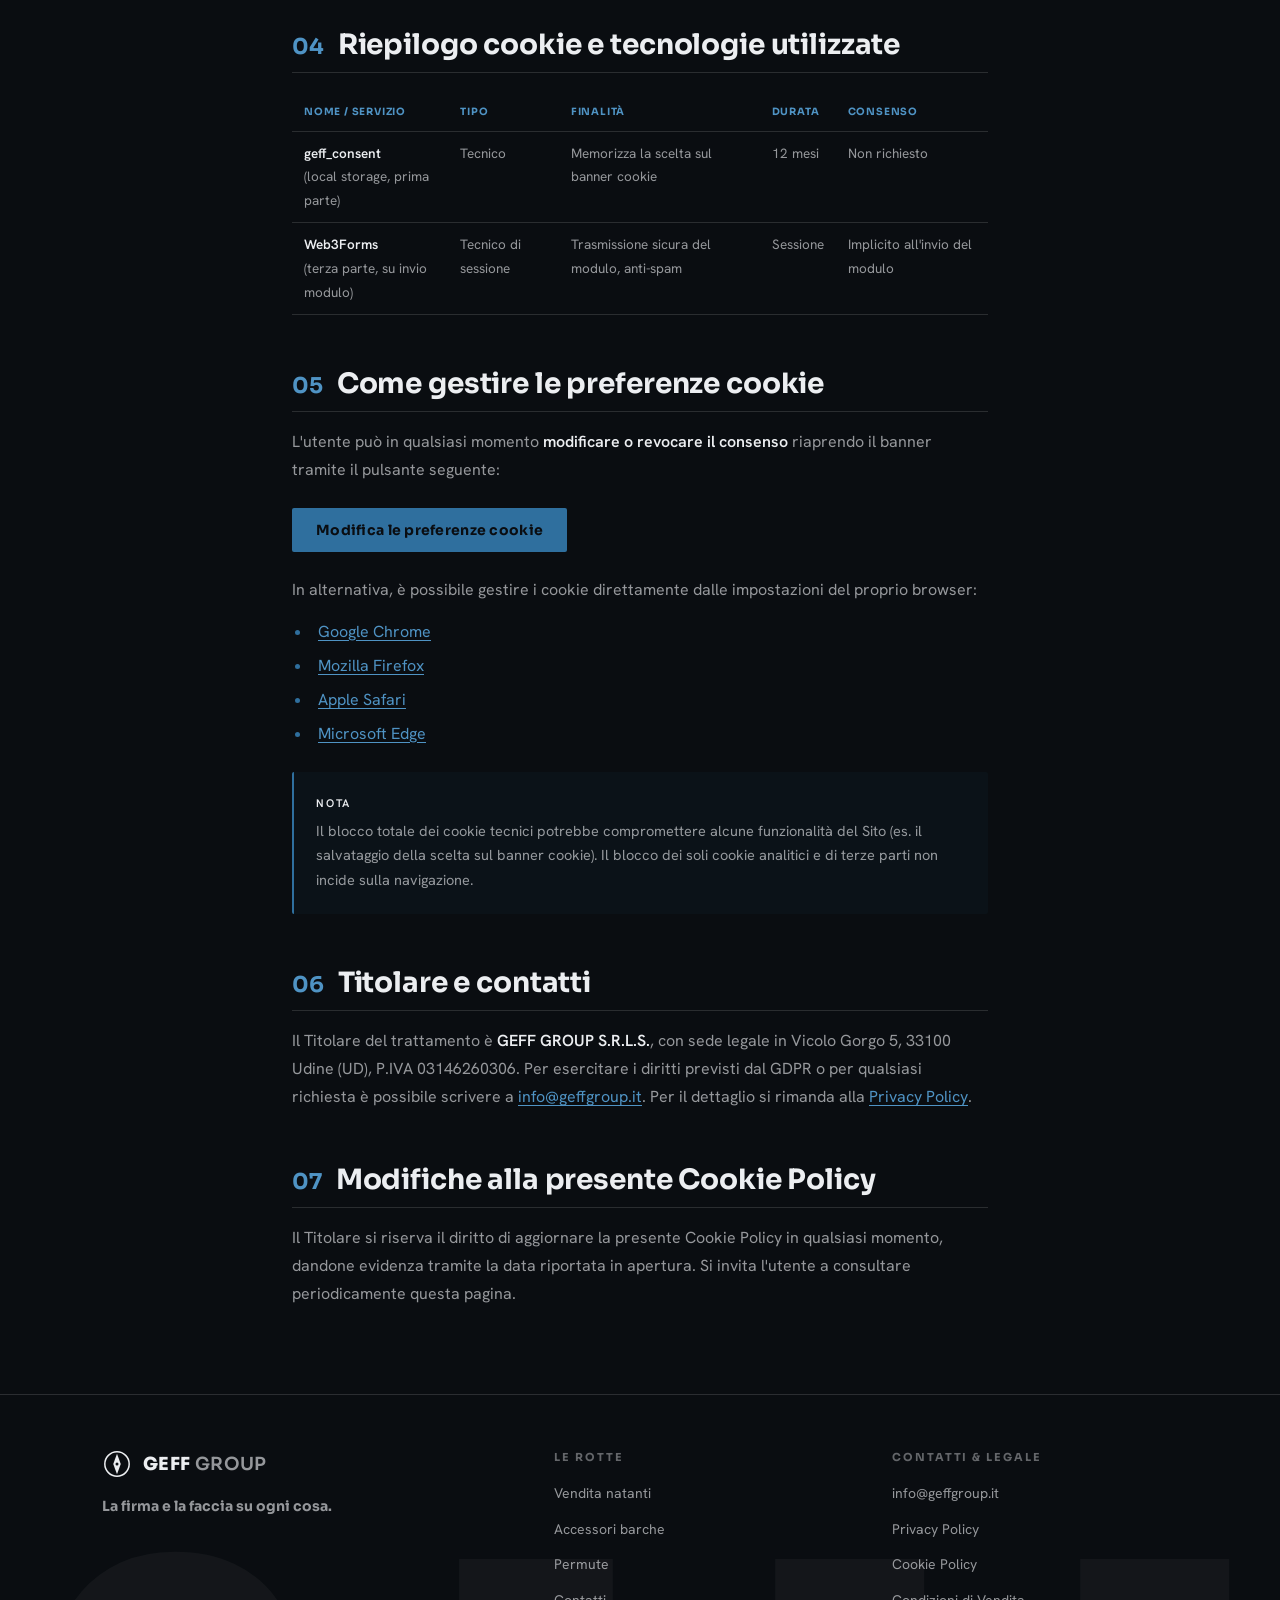
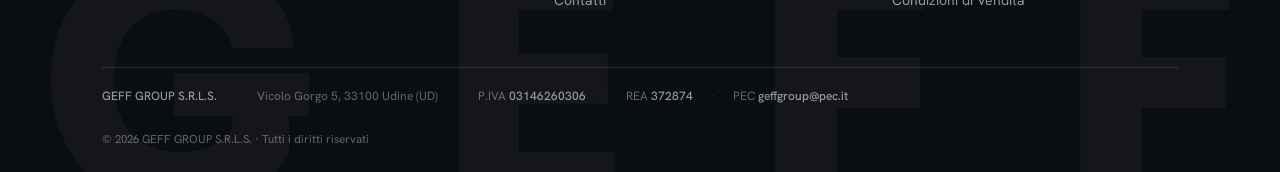
<file: cookie-policy.html>
<!-- Cookie Policy — GEFF Group S.R.L.S. (GDPR + provv. Garante n. 231/2021). -->
<!DOCTYPE html>
<html lang="it">
<head>
<meta charset="UTF-8">
<meta name="viewport" content="width=device-width, initial-scale=1.0, viewport-fit=cover">
<meta name="theme-color" content="#0a0d11">
<title>Cookie Policy — GEFF Group</title>
<meta name="description" content="Informativa sull'uso dei cookie e tecnologie analoghe ai sensi del provvedimento del Garante n. 231/2021 — GEFF Group S.R.L.S.">
<meta name="robots" content="noindex,follow">
<link rel="icon" type="image/svg+xml" href="assets/favicon.svg">
<link rel="preconnect" href="https://fonts.googleapis.com">
<link rel="preconnect" href="https://fonts.gstatic.com" crossorigin>
<link href="https://fonts.googleapis.com/css2?family=Sora:wght@400;600;700;800&family=Hanken+Grotesk:wght@400;500;700&display=swap" rel="stylesheet">
<link rel="stylesheet" href="assets/css/style.css">
<style>
  .legal-doc{
    max-width:800px;margin:0 auto;
    padding:clamp(40px,8vh,72px) clamp(20px,5vw,52px) clamp(60px,8vh,100px);
    font-size:16px;line-height:1.75;color:var(--testo-soft);
  }
  .legal-doc a{color:var(--sartoria-soft);text-decoration:underline;text-underline-offset:3px;transition:color .2s}
  .legal-doc a:hover{color:var(--testo)}
  .legal-doc .eyebrow{margin-bottom:14px}
  .legal-doc h1{font-family:"Sora",sans-serif;font-weight:800;color:var(--testo);
    letter-spacing:-.01em;line-height:1.05;font-size:clamp(32px,5vw,52px);margin-bottom:18px}
  .legal-doc .lead{font-size:clamp(16px,1.7vw,18px);color:var(--testo-soft);line-height:1.65;
    margin-bottom:clamp(36px,5vh,52px);padding-left:18px;border-left:1px solid color-mix(in srgb,var(--sartoria) 40%,transparent)}
  .legal-doc .last-update{font-size:12px;letter-spacing:.1em;color:var(--testo-faint);text-transform:uppercase;margin-bottom:clamp(36px,5vh,52px)}
  .legal-doc h2{font-family:"Sora",sans-serif;font-weight:700;color:var(--testo);
    letter-spacing:-.005em;line-height:1.2;font-size:clamp(20px,2.6vw,28px);
    margin:clamp(36px,6vh,52px) 0 16px;padding-bottom:10px;border-bottom:1px solid var(--linea)}
  .legal-doc h2 .num{color:var(--sartoria-soft);margin-right:14px;font-size:.78em;font-weight:700}
  .legal-doc h3{font-family:"Sora",sans-serif;font-weight:700;color:var(--testo);
    letter-spacing:.02em;font-size:clamp(14px,1.4vw,16px);margin:24px 0 8px}
  .legal-doc p{margin-bottom:14px}
  .legal-doc ul,.legal-doc ol{margin:8px 0 18px 20px}
  .legal-doc li{margin-bottom:6px;padding-left:6px}
  .legal-doc li::marker{color:var(--sartoria)}
  .legal-doc strong{color:var(--testo);font-weight:600}
  .legal-doc em{font-style:italic;color:var(--sartoria-soft)}
  .legal-doc .cta-row{display:flex;flex-wrap:wrap;gap:12px;margin:24px 0}
  .legal-doc .btn-reopen{
    display:inline-flex;align-items:center;justify-content:center;
    font-family:"Sora",sans-serif;font-size:14px;font-weight:700;letter-spacing:.02em;
    color:var(--inchiostro);background:var(--sartoria);padding:13px 24px;border:none;border-radius:var(--bordo-r);
    cursor:pointer;text-decoration:none;min-height:44px;transition:filter .25s}
  .legal-doc .btn-reopen:hover{filter:brightness(1.08)}
  .legal-doc table{width:100%;border-collapse:collapse;margin:20px 0;font-size:13.5px}
  .legal-doc th,.legal-doc td{padding:10px 12px;text-align:left;border-bottom:1px solid var(--linea);vertical-align:top}
  .legal-doc th{font-family:"Sora",sans-serif;font-weight:700;color:var(--sartoria-soft);letter-spacing:.08em;text-transform:uppercase;font-size:10px}
  .legal-doc td strong{color:var(--testo)}
  .legal-doc .callout{background:rgba(47,111,158,.05);border-left:2px solid var(--sartoria);border-radius:var(--bordo-r);
    padding:clamp(16px,2.5vw,22px);margin:24px 0;font-size:14.5px;line-height:1.7}
  .legal-doc .callout strong{display:block;margin-bottom:6px;color:var(--testo);font-size:11px;letter-spacing:.16em;text-transform:uppercase}
  @media(max-width:540px){.legal-doc{font-size:15px}.legal-doc th,.legal-doc td{padding:8px 8px;font-size:12px}}
</style>
</head>
<body>

<!-- HEADER — isola "Plancia" ridotta per le pagine legali (brand + torna al sito), zero JS -->
<header class="site-header is-slim">
  <div class="container header-inner">
    <a class="brand" href="index.html" aria-label="GEFF Group — Home">
      <span class="mark" aria-hidden="true">
        <svg viewBox="0 0 32 32" fill="none" stroke="currentColor" stroke-width="1.6"><circle cx="16" cy="16" r="13"/><g class="needle"><path d="M16 5 L20 16 L16 27 L12 16 Z" fill="currentColor" stroke="none"/></g><circle cx="16" cy="16" r="1.6" fill="#0f1318" stroke="none"/></svg>
      </span>
      <span class="name">GEFF <span>GROUP</span></span>
    </a>
    <a class="nav-back" href="index.html">Torna al sito</a>
  </div>
</header>

<main class="legal-doc">
  <div class="eyebrow">Documento legale</div>
  <h1>Cookie Policy</h1>
  <p class="lead">Informativa sull'uso dei cookie e tecnologie analoghe ai sensi del Regolamento UE 2016/679 (GDPR), del D.Lgs. 196/2003 e del provvedimento del Garante n. 231/2021.</p>
  <p class="last-update">Ultimo aggiornamento: 29 giugno 2026</p>

  <h2><span class="num">01</span>Cosa sono i cookie</h2>
  <p>I cookie sono piccoli file di testo che i siti web inviano al dispositivo dell'utente, dove vengono memorizzati per essere ritrasmessi agli stessi siti alla visita successiva. Tecnologie analoghe (es. <em>local storage</em>, <em>session storage</em>, <em>pixel</em>, <em>web beacon</em>) possono svolgere funzioni simili e sono soggette alla medesima disciplina.</p>

  <h2><span class="num">02</span>Tipologie di cookie utilizzati su questo sito</h2>

  <h3>a) Cookie tecnici e di funzionalità (sempre attivi)</h3>
  <p>Sono indispensabili per il corretto funzionamento del Sito e per consentire all'utente di fruirne i contenuti. Non richiedono il consenso preventivo dell'utente, ai sensi dell'art. 122 D.Lgs. 196/2003. Su questo Sito utilizziamo:</p>
  <ul>
    <li><strong>geff_consent</strong> — memorizza nella <em>local storage</em> del browser la scelta dell'utente sul banner cookie, per non riproporlo a ogni visita. Durata: 12 mesi. Prima parte.</li>
  </ul>

  <h3>b) Strumenti analitici (al momento non attivi)</h3>
  <p>Il Sito è predisposto per attivare, <strong>solo previo consenso dell'utente</strong>, strumenti di statistica anonima e aggregata sulle visite. Allo stato attuale <strong>nessuno strumento analitico è collegato</strong>: la relativa opzione nel banner cookie resta disponibile e varrà nel momento in cui un servizio di questo tipo dovesse essere introdotto. In tal caso questa informativa sarà aggiornata con il dettaglio del fornitore e della tecnologia impiegata.</p>

  <h3>c) Cookie di profilazione e marketing</h3>
  <p>Il Sito <strong>non utilizza</strong> cookie di profilazione o marketing di terze parti (Meta Pixel, Google Ads, LinkedIn Insight Tag, ecc.). Qualora venissero introdotti in futuro, questa informativa sarà aggiornata e il consenso sarà nuovamente richiesto.</p>

  <h2><span class="num">03</span>Cookie di terze parti attivati durante l'uso</h2>
  <p>Quando l'utente compila e invia il modulo di contatto presente sul Sito, la richiesta viene trasmessa al servizio <strong>Web3Forms</strong> (gestito da Smart Tools — Mavins LLC, USA), che agisce come Responsabile esterno del trattamento ai sensi dell'art. 28 GDPR. Web3Forms può utilizzare cookie tecnici di sessione per la sicurezza dell'invio e la prevenzione dello spam.</p>
  <ul>
    <li>Informativa Web3Forms: <a href="https://web3forms.com/privacy-policy" target="_blank" rel="noopener">web3forms.com/privacy-policy</a></li>
  </ul>

  <h2><span class="num">04</span>Riepilogo cookie e tecnologie utilizzate</h2>
  <table>
    <thead>
      <tr><th>Nome / servizio</th><th>Tipo</th><th>Finalità</th><th>Durata</th><th>Consenso</th></tr>
    </thead>
    <tbody>
      <tr>
        <td><strong>geff_consent</strong><br>(local storage, prima parte)</td>
        <td>Tecnico</td>
        <td>Memorizza la scelta sul banner cookie</td>
        <td>12 mesi</td>
        <td>Non richiesto</td>
      </tr>
      <tr>
        <td><strong>Web3Forms</strong><br>(terza parte, su invio modulo)</td>
        <td>Tecnico di sessione</td>
        <td>Trasmissione sicura del modulo, anti-spam</td>
        <td>Sessione</td>
        <td>Implicito all'invio del modulo</td>
      </tr>
    </tbody>
  </table>

  <h2><span class="num">05</span>Come gestire le preferenze cookie</h2>
  <p>L'utente può in qualsiasi momento <strong>modificare o revocare il consenso</strong> riaprendo il banner tramite il pulsante seguente:</p>
  <div class="cta-row">
    <button class="btn-reopen" type="button" onclick="if(window.openCookieBanner){window.openCookieBanner()}else{localStorage.removeItem('geff_consent');location.href='index.html'}">Modifica le preferenze cookie</button>
  </div>
  <p>In alternativa, è possibile gestire i cookie direttamente dalle impostazioni del proprio browser:</p>
  <ul>
    <li><a href="https://support.google.com/chrome/answer/95647" target="_blank" rel="noopener">Google Chrome</a></li>
    <li><a href="https://support.mozilla.org/it/kb/Gestione%20dei%20cookie" target="_blank" rel="noopener">Mozilla Firefox</a></li>
    <li><a href="https://support.apple.com/it-it/guide/safari/sfri11471/mac" target="_blank" rel="noopener">Apple Safari</a></li>
    <li><a href="https://support.microsoft.com/it-it/microsoft-edge/" target="_blank" rel="noopener">Microsoft Edge</a></li>
  </ul>
  <div class="callout">
    <strong>Nota</strong>
    Il blocco totale dei cookie tecnici potrebbe compromettere alcune funzionalità del Sito (es. il salvataggio della scelta sul banner cookie). Il blocco dei soli cookie analitici e di terze parti non incide sulla navigazione.
  </div>

  <h2><span class="num">06</span>Titolare e contatti</h2>
  <p>Il Titolare del trattamento è <strong>GEFF GROUP S.R.L.S.</strong>, con sede legale in Vicolo Gorgo 5, 33100 Udine (UD), P.IVA 03146260306. Per esercitare i diritti previsti dal GDPR o per qualsiasi richiesta è possibile scrivere a <a href="mailto:info@geffgroup.it">info@geffgroup.it</a>. Per il dettaglio si rimanda alla <a href="privacy.html">Privacy Policy</a>.</p>

  <h2><span class="num">07</span>Modifiche alla presente Cookie Policy</h2>
  <p>Il Titolare si riserva il diritto di aggiornare la presente Cookie Policy in qualsiasi momento, dandone evidenza tramite la data riportata in apertura. Si invita l'utente a consultare periodicamente questa pagina.</p>
</main>

<!-- FOOTER condiviso + watermark GEFF -->
<footer class="site-footer">
  <div class="footer-watermark" aria-hidden="true"><span>G</span><span>E</span><span>F</span><span>F</span></div>
  <div class="container">
    <div class="footer-top">
      <div class="footer-brand">
        <a class="brand" href="index.html" aria-label="GEFF Group — Home">
          <span class="mark" aria-hidden="true">
            <svg viewBox="0 0 32 32" fill="none" stroke="currentColor" stroke-width="1.6"><circle cx="16" cy="16" r="13"/><path d="M16 5 L20 16 L16 27 L12 16 Z" fill="currentColor" stroke="none"/><circle cx="16" cy="16" r="1.6" fill="#0f1318" stroke="none"/></svg>
          </span>
          <span class="name">GEFF <span>GROUP</span></span>
        </a>
        <p class="footer-claim">La firma e la faccia su ogni cosa.</p>
      </div>

      <div class="footer-col">
        <h4>Le rotte</h4>
        <ul>
          <li><a href="natanti.html">Vendita natanti</a></li>
          <li><a href="accessori-barche.html">Accessori barche</a></li>
          <li><a href="auto-usate.html">Permute</a></li>
          <li><a href="contatti.html">Contatti</a></li>
        </ul>
      </div>

      <div class="footer-col">
        <h4>Contatti &amp; legale</h4>
        <ul>
          <li><a href="mailto:info@geffgroup.it">info@geffgroup.it</a></li>
          <li><a href="privacy.html">Privacy Policy</a></li>
          <li><a href="cookie-policy.html">Cookie Policy</a></li>
          <li><a href="condizioni-di-vendita.html">Condizioni di Vendita</a></li>
        </ul>
      </div>
    </div>

    <div class="footer-legal">
      <span><b>GEFF GROUP S.R.L.S.</b></span>
      <span class="sep">·</span>
      <span>Vicolo Gorgo 5, 33100 Udine (UD)</span>
      <span class="sep">·</span>
      <span>P.IVA <b>03146260306</b></span>
      <span class="sep">·</span>
      <span>REA <b>372874</b></span>
      <span class="sep">·</span>
      <span>PEC <b>geffgroup@pec.it</b></span>
    </div>
    <p class="footer-copy">© 2026 GEFF GROUP S.R.L.S. · Tutti i diritti riservati</p>
  </div>
</footer>

<!-- ===== COOKIE BANNER ===== -->
<div class="cookie-banner" id="cookie-banner" role="dialog" aria-labelledby="cb-title" aria-describedby="cb-desc">
  <button class="cb-close" type="button" data-consent="deny" aria-label="Chiudi e rifiuta i cookie non necessari">&times;</button>
  <div class="cb-inner">
    <div class="cb-text">
      <strong id="cb-title">Informativa cookie</strong>
      <p id="cb-desc">Usiamo solo cookie tecnici necessari al funzionamento del sito. Eventuali statistiche anonime verranno attivate solo con il tuo consenso. <a href="cookie-policy.html">Maggiori informazioni</a></p>
    </div>
    <div class="cb-actions">
      <button class="cb-btn cb-deny" type="button" data-consent="deny">Rifiuta</button>
      <button class="cb-btn cb-custom" type="button" data-action="prefs" aria-expanded="false" aria-controls="cb-prefs">Personalizza</button>
      <button class="cb-btn cb-accept" type="button" data-consent="accept">Accetta tutti</button>
    </div>
  </div>

  <div class="cb-prefs" id="cb-prefs" hidden>
    <div class="cb-pref-row">
      <div class="cb-pref-info">
        <strong>Cookie necessari</strong>
        <p>Indispensabili per il funzionamento del sito e per ricordare le tue scelte. Sempre attivi.</p>
      </div>
      <label class="cb-switch">
        <input type="checkbox" checked disabled aria-label="Cookie necessari (sempre attivi)">
        <span class="cb-slider"></span>
      </label>
    </div>
    <div class="cb-pref-row">
      <div class="cb-pref-info">
        <strong>Statistiche anonime</strong>
        <p>Misurazione aggregata e anonima delle visite, senza profilazione. Al momento non è collegato alcuno strumento: questa scelta vale per quando lo sarà.</p>
      </div>
      <label class="cb-switch">
        <input type="checkbox" id="cb-analytics" aria-label="Statistiche anonime">
        <span class="cb-slider"></span>
      </label>
    </div>
    <div class="cb-prefs-actions">
      <button class="cb-btn cb-deny" type="button" data-consent="deny">Rifiuta tutti</button>
      <button class="cb-btn cb-accept" type="button" data-action="save">Salva preferenze</button>
    </div>
  </div>
</div>

<script src="assets/js/main.js"></script>
</body>
</html>
</file>
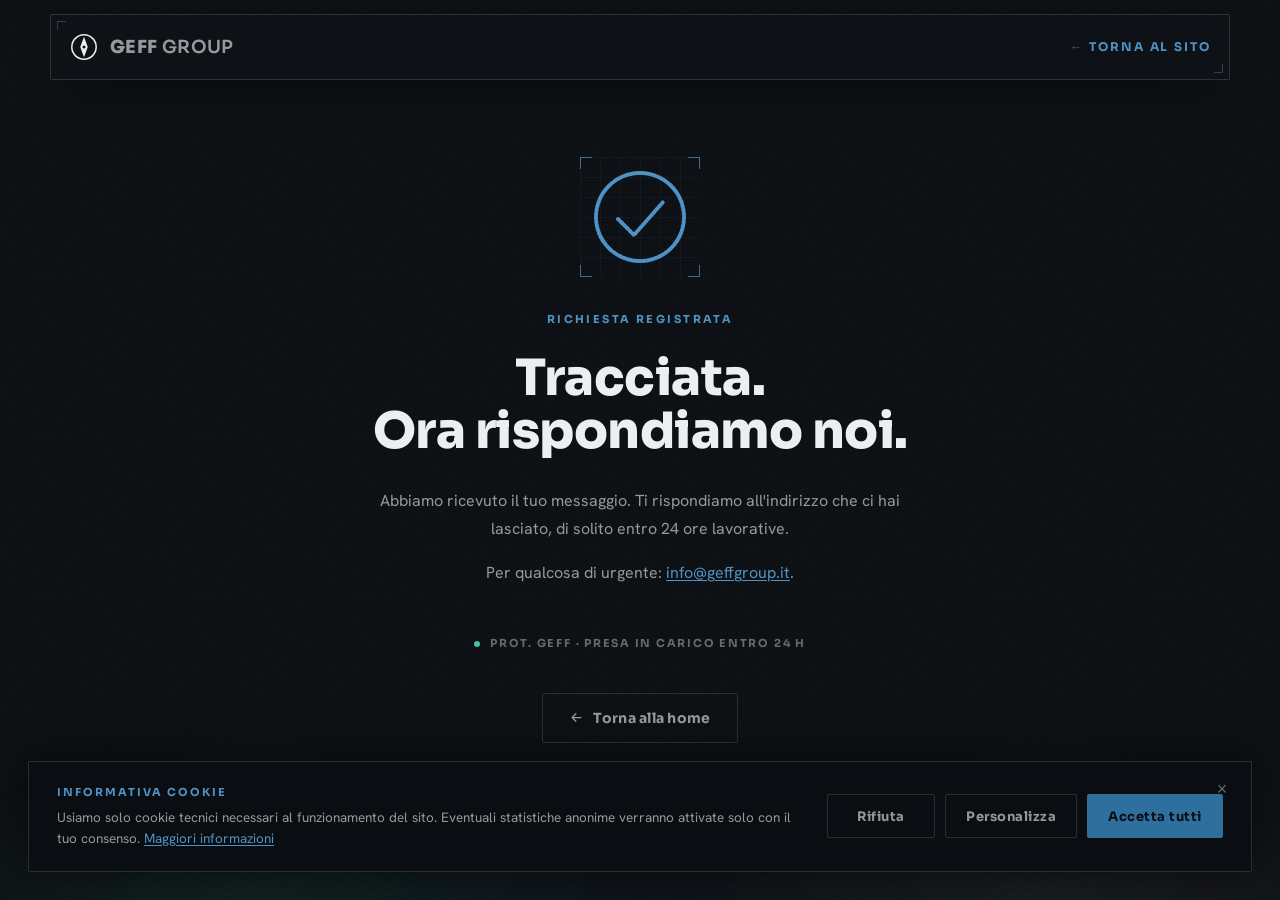
<file: grazie.html>
<!DOCTYPE html>
<html lang="it">
<head>
<meta charset="UTF-8">
<meta name="viewport" content="width=device-width, initial-scale=1.0, viewport-fit=cover">
<meta name="theme-color" content="#0a0d11">
<meta name="robots" content="noindex,nofollow">
<title>Richiesta ricevuta — GEFF Group</title>
<meta name="description" content="Abbiamo ricevuto la tua richiesta. Ti rispondiamo presto. GEFF Group, Udine.">

<link rel="icon" type="image/svg+xml" href="assets/favicon.svg">
<link rel="preconnect" href="https://fonts.googleapis.com">
<link rel="preconnect" href="https://fonts.gstatic.com" crossorigin>
<link href="https://fonts.googleapis.com/css2?family=Sora:wght@400;600;700;800&family=Hanken+Grotesk:wght@400;500;700&display=swap" rel="stylesheet">
<link rel="stylesheet" href="assets/css/style.css">
<style>
  /* Pagina "grazie": riusa i token della Bussola, layout centrato e calmo */
  :root{
    --carbone:#13171c;--carbone-2:#0e1217;--inchiostro:#0a0d11;
    --testo:#eceef1;--testo-soft:rgba(236,238,241,.62);--testo-faint:rgba(236,238,241,.40);
    --linea:rgba(236,238,241,.14);--sartoria:#2f6f9e;--sartoria-soft:#4f93c4;
    --mare:#2f9e86;--mare-soft:#46c0a4;
    --bordo-r:2px;--ease:cubic-bezier(.7,0,.18,1);
  }
  *,*::before,*::after{box-sizing:border-box;margin:0;padding:0}
  html,body{height:100%}
  body{
    background:var(--inchiostro);color:var(--testo-soft);
    font-family:"Hanken Grotesk",system-ui,sans-serif;
    display:flex;flex-direction:column;align-items:center;justify-content:center;
    min-height:100dvh;padding:clamp(32px,8vw,80px) clamp(20px,6vw,60px);
    position:relative;overflow:hidden;-webkit-font-smoothing:antialiased;
  }
  body::before{
    content:"";position:fixed;inset:0;pointer-events:none;z-index:0;opacity:.05;
    background-image:url("data:image/svg+xml,%3Csvg xmlns='http://www.w3.org/2000/svg' width='160' height='160'%3E%3Cfilter id='n'%3E%3CfeTurbulence type='fractalNoise' baseFrequency='.85' numOctaves='2' stitchTiles='stitch'/%3E%3C/filter%3E%3Crect width='100%25' height='100%25' filter='url(%23n)'/%3E%3C/svg%3E");
  }
  /* alone tricromatico tenue, eco delle 3 rotte */
  body::after{
    content:"";position:fixed;inset:0;pointer-events:none;z-index:0;
    background:
      radial-gradient(50% 50% at 20% 110%, rgba(47,158,134,.16), transparent 60%),
      radial-gradient(50% 50% at 50% 120%, rgba(47,111,158,.13), transparent 60%),
      radial-gradient(50% 50% at 82% 110%, rgba(140,131,119,.15), transparent 60%);
  }
  a{color:inherit;text-decoration:none}

  /* brand/header: ora dall'isola "Plancia" condivisa in style.css (.site-header.is-slim) */
  .card{position:relative;z-index:1;max-width:560px;width:100%;text-align:center}

  /* Cornice "blueprint": griglia + mirini d'angolo + bussola con spunta tracciata */
  .bp-frame{position:relative;width:120px;height:120px;margin:0 auto clamp(22px,4vh,34px)}
  .bp-frame .grid{position:absolute;inset:0;opacity:.4;
    background-image:linear-gradient(rgba(79,147,196,.18) 1px,transparent 1px),
                     linear-gradient(90deg,rgba(79,147,196,.18) 1px,transparent 1px);
    background-size:20px 20px}
  .bp-frame .tk{position:absolute;width:12px;height:12px;border:1.5px solid var(--sartoria-soft);opacity:.7}
  .bp-frame .tk.tl{top:0;left:0;border-right:0;border-bottom:0}
  .bp-frame .tk.tr{top:0;right:0;border-left:0;border-bottom:0}
  .bp-frame .tk.bl{bottom:0;left:0;border-right:0;border-top:0}
  .bp-frame .tk.br{bottom:0;right:0;border-left:0;border-top:0}
  .bp-frame svg{position:absolute;inset:0;width:100%;height:100%}
  .bp-frame .ln{fill:none;stroke:var(--sartoria-soft);stroke-width:2;stroke-linecap:round;stroke-linejoin:round;
    stroke-dasharray:1;stroke-dashoffset:1;pathLength:1}
  .bp-frame .ring{animation:bpDraw .7s var(--ease) .15s forwards}
  .bp-frame .chk{animation:bpDraw .45s var(--ease) .7s forwards}
  @keyframes bpDraw{to{stroke-dashoffset:0}}
  .tech{margin-top:8px;font-family:"Sora",sans-serif;font-size:11px;font-weight:700;
    letter-spacing:.16em;text-transform:uppercase;color:var(--testo-faint);
    display:inline-flex;align-items:center;gap:10px}
  .tech .dot{width:6px;height:6px;border-radius:50%;background:var(--mare-soft)}
  @media(prefers-reduced-motion:reduce){.bp-frame .ln{stroke-dashoffset:0!important;animation:none!important}}
  .label{
    font-family:"Sora",sans-serif;font-size:11px;font-weight:700;
    letter-spacing:.22em;text-transform:uppercase;color:var(--sartoria-soft);
    display:block;margin-bottom:clamp(16px,3vh,24px);
  }
  .title{
    font-family:"Sora",sans-serif;font-weight:800;
    font-size:clamp(30px,5vw,50px);color:var(--testo);
    letter-spacing:-.01em;line-height:1.05;margin-bottom:clamp(20px,4vh,30px);
  }
  .body{font-size:clamp(14px,1.4vw,16px);line-height:1.75;color:var(--testo-soft);margin-bottom:clamp(28px,5vh,40px)}
  .body p+p{margin-top:1em}
  .body a{color:var(--sartoria-soft);text-decoration:underline;text-underline-offset:2px}
  .body a:hover{color:var(--testo)}
  .btn-back{
    display:inline-flex;align-items:center;gap:9px;min-height:44px;
    font-family:"Sora",sans-serif;font-weight:700;font-size:14px;
    letter-spacing:.02em;color:var(--testo-soft);
    border:1px solid var(--linea);border-radius:var(--bordo-r);padding:13px 26px;
    transition:color .2s,border-color .2s;
  }
  .btn-back:hover{color:var(--testo);border-color:var(--sartoria)}
  .footer-note{
    position:fixed;bottom:clamp(16px,3vh,28px);left:0;right:0;text-align:center;
    font-size:11px;letter-spacing:.04em;color:var(--testo-faint);
  }
</style>
</head>
<body>

<!-- HEADER — isola "Plancia" ridotta (brand + torna al sito), zero JS -->
<header class="site-header is-slim">
  <div class="container header-inner">
    <a class="brand" href="index.html" aria-label="GEFF Group — Home">
      <span class="mark" aria-hidden="true">
        <svg viewBox="0 0 32 32" fill="none" stroke="currentColor" stroke-width="1.6"><circle cx="16" cy="16" r="13"/><g class="needle"><path d="M16 5 L20 16 L16 27 L12 16 Z" fill="currentColor" stroke="none"/></g><circle cx="16" cy="16" r="1.6" fill="#0f1318" stroke="none"/></svg>
      </span>
      <span class="name">GEFF <span>GROUP</span></span>
    </a>
    <a class="nav-back" href="index.html">Torna al sito</a>
  </div>
</header>

<div class="card">
  <div class="bp-frame" aria-hidden="true">
    <span class="grid"></span>
    <span class="tk tl"></span><span class="tk tr"></span><span class="tk bl"></span><span class="tk br"></span>
    <svg viewBox="0 0 60 60"><circle class="ln ring" cx="30" cy="30" r="22"/><path class="ln chk" d="M19 31 L27 39 L42 22"/></svg>
  </div>
  <span class="label">Richiesta registrata</span>
  <h1 class="title">Tracciata.<br>Ora rispondiamo noi.</h1>
  <div class="body">
    <p>Abbiamo ricevuto il tuo messaggio. Ti rispondiamo all'indirizzo che ci hai lasciato, di solito entro 24 ore lavorative.</p>
    <p>Per qualcosa di urgente: <a href="mailto:info@geffgroup.it">info@geffgroup.it</a>.</p>
  </div>
  <p class="tech"><span class="dot" aria-hidden="true"></span>Prot. GEFF · presa in carico entro 24 h</p>
  <div style="margin-top:clamp(26px,5vh,38px)">
    <a href="index.html" class="btn-back">
      <svg viewBox="0 0 24 24" width="15" height="15" fill="none" stroke="currentColor" stroke-width="2" stroke-linecap="round" stroke-linejoin="round" aria-hidden="true"><path d="M19 12H5M11 18l-6-6 6-6"/></svg>
      Torna alla home
    </a>
  </div>
</div>

<p class="footer-note">© 2026 GEFF GROUP S.R.L.S. · Tutti i diritti riservati</p>

<!-- ===== COOKIE BANNER ===== -->
<div class="cookie-banner" id="cookie-banner" role="dialog" aria-labelledby="cb-title" aria-describedby="cb-desc">
  <button class="cb-close" type="button" data-consent="deny" aria-label="Chiudi e rifiuta i cookie non necessari">&times;</button>
  <div class="cb-inner">
    <div class="cb-text">
      <strong id="cb-title">Informativa cookie</strong>
      <p id="cb-desc">Usiamo solo cookie tecnici necessari al funzionamento del sito. Eventuali statistiche anonime verranno attivate solo con il tuo consenso. <a href="cookie-policy.html">Maggiori informazioni</a></p>
    </div>
    <div class="cb-actions">
      <button class="cb-btn cb-deny" type="button" data-consent="deny">Rifiuta</button>
      <button class="cb-btn cb-custom" type="button" data-action="prefs" aria-expanded="false" aria-controls="cb-prefs">Personalizza</button>
      <button class="cb-btn cb-accept" type="button" data-consent="accept">Accetta tutti</button>
    </div>
  </div>

  <div class="cb-prefs" id="cb-prefs" hidden>
    <div class="cb-pref-row">
      <div class="cb-pref-info">
        <strong>Cookie necessari</strong>
        <p>Indispensabili per il funzionamento del sito e per ricordare le tue scelte. Sempre attivi.</p>
      </div>
      <label class="cb-switch">
        <input type="checkbox" checked disabled aria-label="Cookie necessari (sempre attivi)">
        <span class="cb-slider"></span>
      </label>
    </div>
    <div class="cb-pref-row">
      <div class="cb-pref-info">
        <strong>Statistiche anonime</strong>
        <p>Misurazione aggregata e anonima delle visite, senza profilazione. Al momento non è collegato alcuno strumento: questa scelta vale per quando lo sarà.</p>
      </div>
      <label class="cb-switch">
        <input type="checkbox" id="cb-analytics" aria-label="Statistiche anonime">
        <span class="cb-slider"></span>
      </label>
    </div>
    <div class="cb-prefs-actions">
      <button class="cb-btn cb-deny" type="button" data-consent="deny">Rifiuta tutti</button>
      <button class="cb-btn cb-accept" type="button" data-action="save">Salva preferenze</button>
    </div>
  </div>
</div>

<script src="assets/js/main.js"></script>
</body>
</html>
</file>
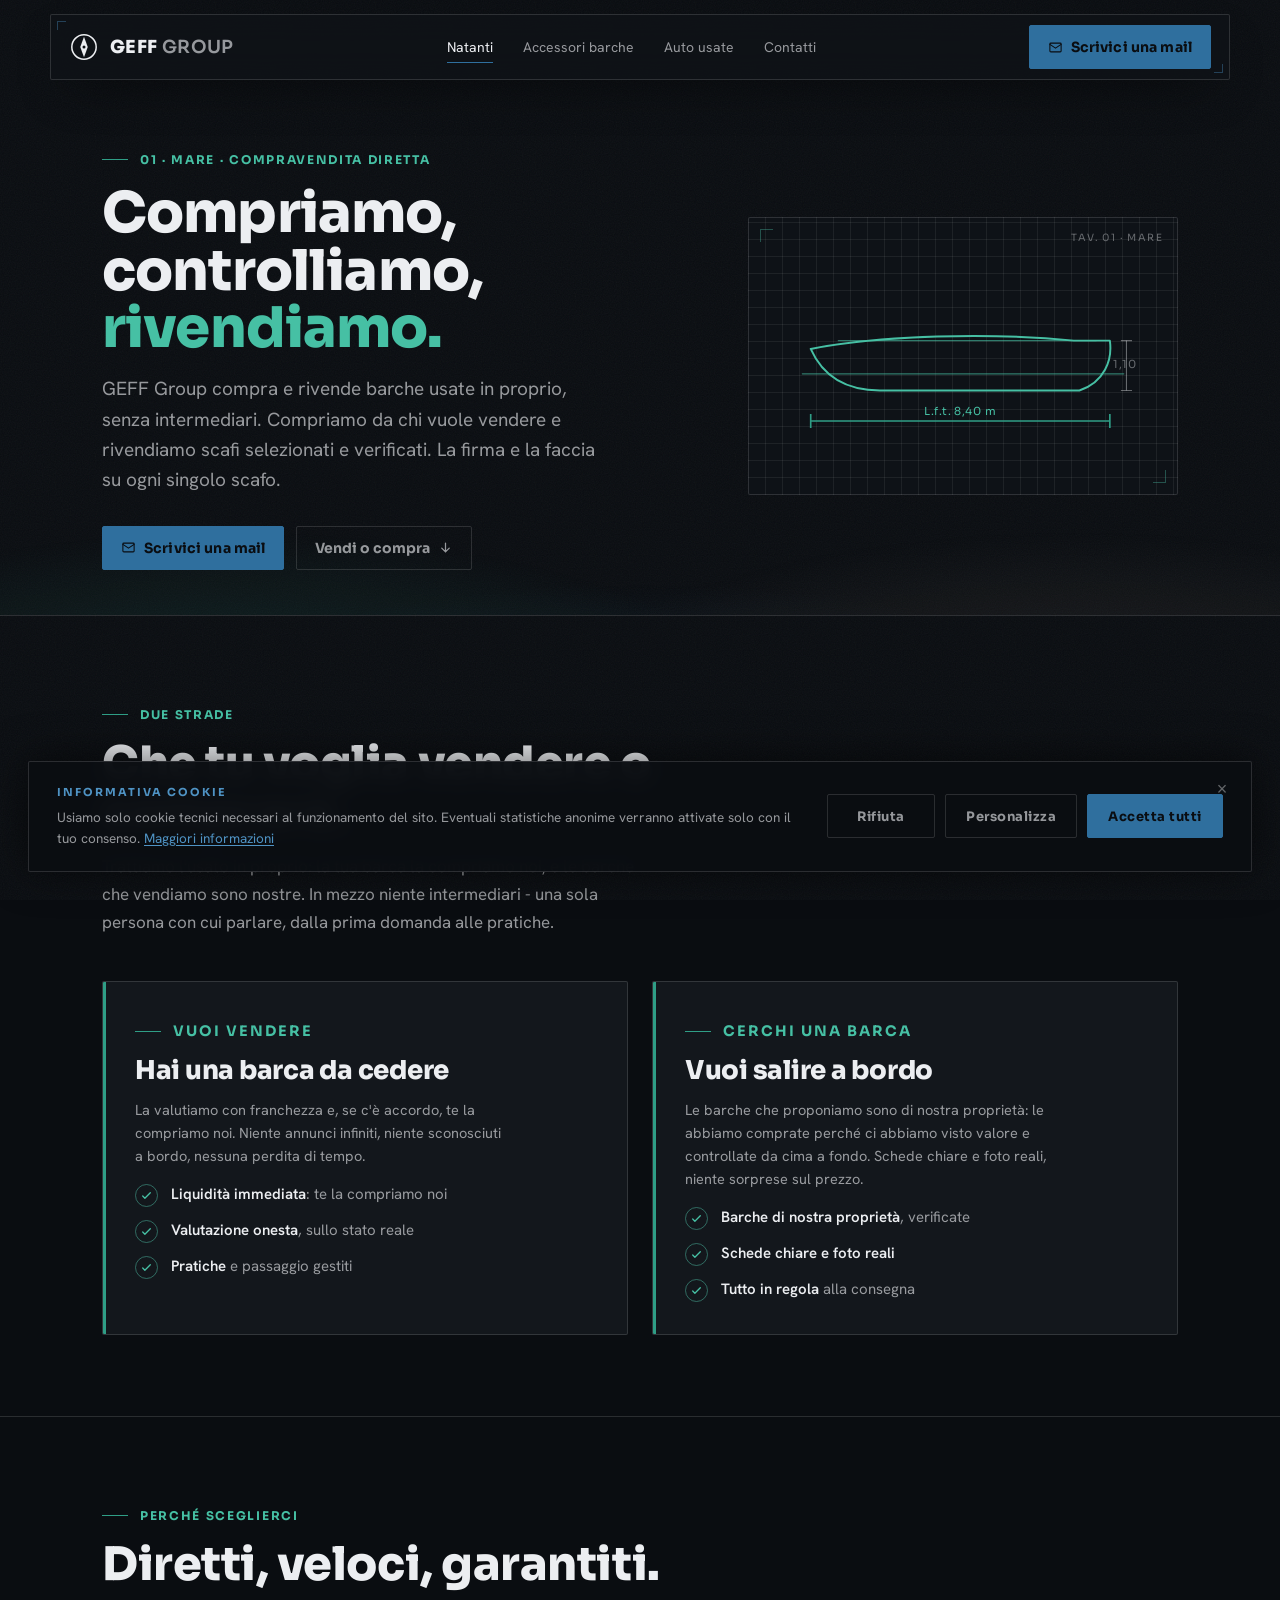
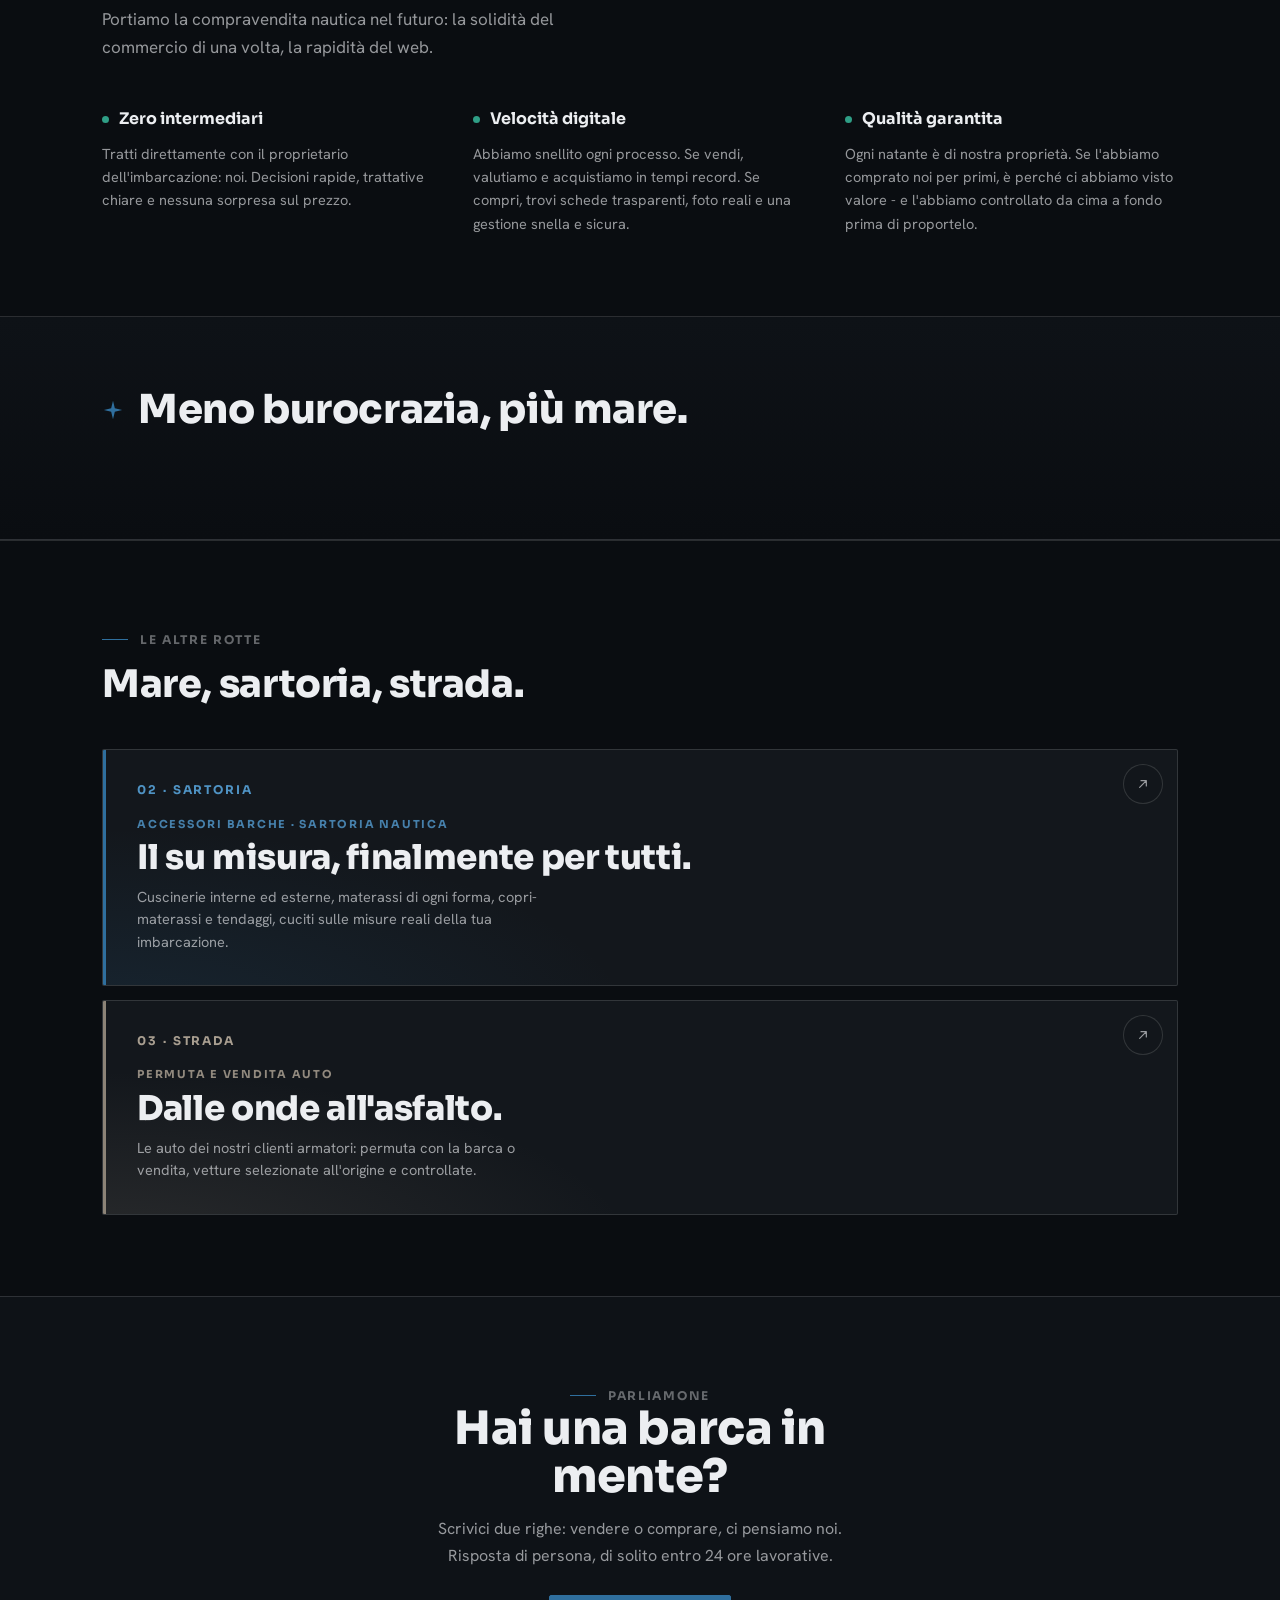
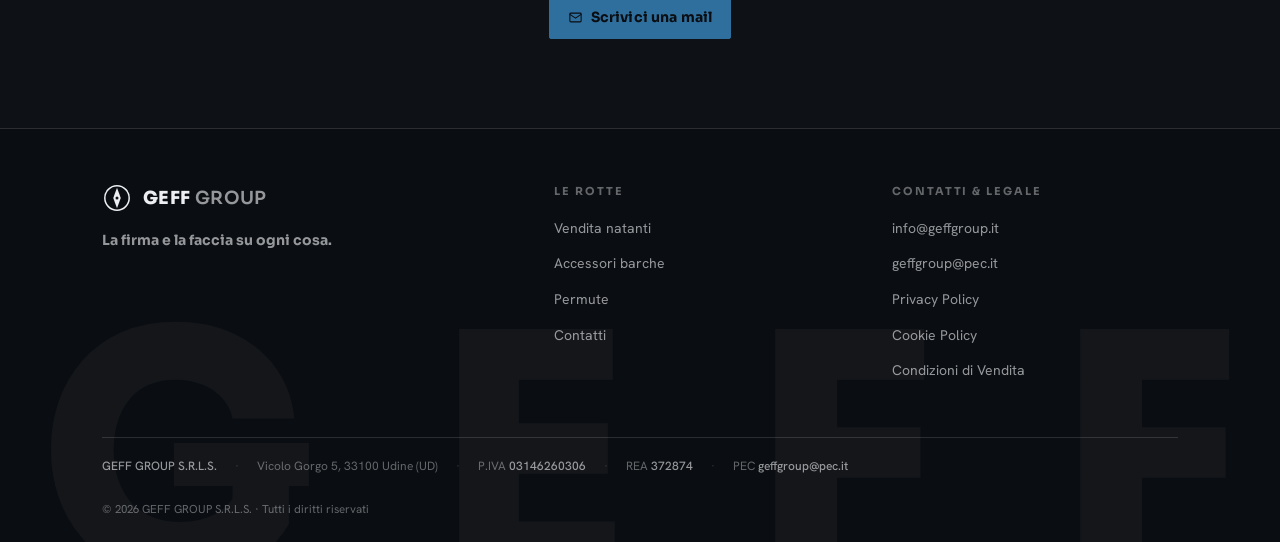
<file: natanti.html>
<!DOCTYPE html>
<html lang="it">
<head>
<meta charset="UTF-8">
<meta name="viewport" content="width=device-width, initial-scale=1.0, viewport-fit=cover">
<meta name="theme-color" content="#0b0e12">

<title>Vendita natanti - GEFF Group | Udine</title>
<meta name="description" content="Compravendita diretta di natanti e piccole imbarcazioni usate, per privati: compriamo e rivendiamo in proprio. Zero intermediari, barche verificate, pratiche gestite. GEFF Group, Udine.">

<meta property="og:type" content="website">
<meta property="og:site_name" content="GEFF Group">
<meta property="og:title" content="Vendita natanti - GEFF Group">
<meta property="og:description" content="Compravendita diretta di barche usate: le compriamo noi e le rivendiamo verificate. Zero intermediari. Solo privati.">
<meta property="og:locale" content="it_IT">
<meta property="og:url" content="https://geffgroup.it/natanti.html">
<meta property="og:image" content="https://geffgroup.it/assets/og-image.png">
<meta property="og:image:width" content="1200">
<meta property="og:image:height" content="630">
<meta property="og:image:alt" content="GEFF Group - Natanti, sartoria nautica e auto usate a Udine.">
<meta name="twitter:card" content="summary_large_image">
<meta name="twitter:title" content="Vendita natanti - GEFF Group">
<meta name="twitter:description" content="Compravendita diretta di barche usate: le compriamo noi e le rivendiamo verificate. Zero intermediari. Solo privati.">
<meta name="twitter:image" content="https://geffgroup.it/assets/og-image.png">
<link rel="canonical" href="https://geffgroup.it/natanti.html">

<link rel="icon" type="image/svg+xml" href="assets/favicon.svg">
<link rel="preconnect" href="https://fonts.googleapis.com">
<link rel="preconnect" href="https://fonts.gstatic.com" crossorigin>
<link href="https://fonts.googleapis.com/css2?family=Sora:wght@400;600;700;800&family=Hanken+Grotesk:wght@400;500;700&display=swap" rel="stylesheet">
<link rel="stylesheet" href="assets/css/style.css">
</head>
<body>

<a class="skip-link" href="#main">Salta al contenuto</a>

<!-- HEADER (tieni in sync su tutte le pagine) -->
<header class="site-header">
  <div class="container header-inner">
    <a class="brand" href="index.html" aria-label="GEFF Group - Home">
      <span class="mark" aria-hidden="true">
        <svg viewBox="0 0 32 32" fill="none" stroke="currentColor" stroke-width="1.6">
          <circle cx="16" cy="16" r="13"/>
          <g class="needle"><path d="M16 5 L20 16 L16 27 L12 16 Z" fill="currentColor" stroke="none"/></g>
          <circle cx="16" cy="16" r="1.6" fill="#0f1318" stroke="none"/>
        </svg>
      </span>
      <span class="name">GEFF <span>GROUP</span></span>
    </a>

    <nav class="nav" id="primary-nav" aria-label="Navigazione principale">
      <a class="nav-link" href="natanti.html" aria-current="page">Natanti</a>
      <a class="nav-link" href="accessori-barche.html">Accessori barche</a>
      <a class="nav-link" href="auto-usate.html">Auto usate</a>
      <a class="nav-link" href="contatti.html">Contatti</a>
    </nav>

    <div class="header-actions">
      <button class="btn-cta" type="button" data-open-modal="modal-contatto">
        <svg viewBox="0 0 24 24" fill="none" stroke="currentColor" stroke-width="1.7" stroke-linecap="round" stroke-linejoin="round" aria-hidden="true"><rect x="3" y="5" width="18" height="14" rx="1.5"/><path d="m3 7 9 6 9-6"/></svg>
        <span class="lbl-long">Scrivici una mail</span>
        <span class="lbl-short">Scrivici</span>
      </button>
      <button class="burger" type="button" aria-label="Apri il menu" aria-expanded="false" aria-controls="primary-nav">
        <span></span><span></span><span></span>
      </button>
    </div>
  </div>
</header>
<!-- /HEADER -->

<main id="main" data-zona="mare">

  <!-- HERO - la tavola dello scafo si disegna al load e resta come intestazione (modo C) -->
  <section class="hero">
    <div class="container">
      <div class="hero-grid">
        <div>
          <p class="eyebrow zona hero-eyebrow rv">01 · Mare · Compravendita diretta</p>
          <h1 class="hero-title rv rv-d1">Compriamo, controlliamo,<em>rivendiamo.</em></h1>
          <p class="hero-lead rv rv-d2">GEFF Group compra e rivende barche usate in proprio, senza intermediari. Compriamo da chi vuole vendere e rivendiamo scafi selezionati e verificati. La firma e la faccia su ogni singolo scafo.</p>
          <div class="hero-ctas rv rv-d3">
            <button class="btn-cta" type="button" data-open-modal="modal-contatto">
              <svg viewBox="0 0 24 24" fill="none" stroke="currentColor" stroke-width="1.7" stroke-linecap="round" stroke-linejoin="round" aria-hidden="true"><rect x="3" y="5" width="18" height="14" rx="1.5"/><path d="m3 7 9 6 9-6"/></svg>
              Scrivici una mail
            </button>
            <a class="btn-ghost" href="#due-strade">
              Vendi o compra
              <svg viewBox="0 0 24 24" fill="none" stroke="currentColor" stroke-width="2" stroke-linecap="round" stroke-linejoin="round" aria-hidden="true"><path d="M12 5v14M6 13l6 6 6-6"/></svg>
            </a>
          </div>
        </div>

        <!-- tavola tecnica: profilo di scafo con quote, si traccia al caricamento -->
        <div class="hero-draw" aria-hidden="true">
          <span class="tav">Tav. 01 · Mare</span>
          <svg viewBox="0 0 260 150" role="img" aria-label="Profilo di scafo con quote">
            <path class="ln" pathLength="1" style="--hd:.05s" d="M20 70 C70 60 150 58 210 64 L236 64 C238 78 232 94 214 100 L70 100 C44 100 28 88 20 70 Z"/>
            <path class="ln thin" pathLength="1" style="--hd:.5s" d="M14 88 L246 88"/>
            <path class="ln thin" pathLength="1" style="--hd:.42s" d="M40 64 L226 64"/>
            <path class="dimb" pathLength="1" style="--hd:.72s" d="M20 122 L236 122"/>
            <path class="dimb" pathLength="1" style="--hd:.8s" d="M20 117 L20 127 M236 117 L236 127"/>
            <text class="qt qtb" x="128" y="118" text-anchor="middle">L.f.t. 8,40 m</text>
            <path class="dim" pathLength="1" style="--hd:.86s" d="M248 64 L248 100"/>
            <path class="dim" pathLength="1" style="--hd:.92s" d="M244 64 L252 64 M244 100 L252 100"/>
            <text class="qt" x="255" y="84" text-anchor="end">1,10</text>
          </svg>
        </div>
      </div>
    </div>
  </section>

  <!-- DUE STRADE: vendi / compra -->
  <section class="section" id="due-strade" aria-labelledby="due-strade-title">
    <div class="container">
      <div class="section-head">
        <p class="eyebrow zona rv">Due strade</p>
        <h2 class="section-title rv rv-d1" id="due-strade-title">Che tu voglia vendere o comprare.</h2>
        <p class="section-intro rv rv-d2">Trattiamo l'usato in proprio: la tua barca la compriamo noi, e le barche che vendiamo sono nostre. In mezzo niente intermediari - una sola persona con cui parlare, dalla prima domanda alle pratiche.</p>
      </div>

      <div class="split">
        <div class="panel rv">
          <p class="eyebrow zona">Vuoi vendere</p>
          <h3>Hai una barca da cedere</h3>
          <p>La valutiamo con franchezza e, se c'è accordo, te la compriamo noi. Niente annunci infiniti, niente sconosciuti a bordo, nessuna perdita di tempo.</p>
          <ul class="checklist yes">
            <li><span class="ico" aria-hidden="true"><svg viewBox="0 0 24 24" fill="none" stroke="currentColor" stroke-width="2.4" stroke-linecap="round" stroke-linejoin="round"><path d="M5 13l4 4L19 7"/></svg></span><span><b>Liquidità immediata</b>: te la compriamo noi</span></li>
            <li><span class="ico" aria-hidden="true"><svg viewBox="0 0 24 24" fill="none" stroke="currentColor" stroke-width="2.4" stroke-linecap="round" stroke-linejoin="round"><path d="M5 13l4 4L19 7"/></svg></span><span><b>Valutazione onesta</b>, sullo stato reale</span></li>
            <li><span class="ico" aria-hidden="true"><svg viewBox="0 0 24 24" fill="none" stroke="currentColor" stroke-width="2.4" stroke-linecap="round" stroke-linejoin="round"><path d="M5 13l4 4L19 7"/></svg></span><span><b>Pratiche</b> e passaggio gestiti</span></li>
          </ul>
        </div>

        <div class="panel rv rv-d1">
          <p class="eyebrow zona">Cerchi una barca</p>
          <h3>Vuoi salire a bordo</h3>
          <p>Le barche che proponiamo sono di nostra proprietà: le abbiamo comprate perché ci abbiamo visto valore e controllate da cima a fondo. Schede chiare e foto reali, niente sorprese sul prezzo.</p>
          <ul class="checklist yes">
            <li><span class="ico" aria-hidden="true"><svg viewBox="0 0 24 24" fill="none" stroke="currentColor" stroke-width="2.4" stroke-linecap="round" stroke-linejoin="round"><path d="M5 13l4 4L19 7"/></svg></span><span><b>Barche di nostra proprietà</b>, verificate</span></li>
            <li><span class="ico" aria-hidden="true"><svg viewBox="0 0 24 24" fill="none" stroke="currentColor" stroke-width="2.4" stroke-linecap="round" stroke-linejoin="round"><path d="M5 13l4 4L19 7"/></svg></span><span><b>Schede chiare e foto reali</b></span></li>
            <li><span class="ico" aria-hidden="true"><svg viewBox="0 0 24 24" fill="none" stroke="currentColor" stroke-width="2.4" stroke-linecap="round" stroke-linejoin="round"><path d="M5 13l4 4L19 7"/></svg></span><span><b>Tutto in regola</b> alla consegna</span></li>
          </ul>
        </div>
      </div>
    </div>
  </section>

  <!-- PERCHÉ SCEGLIERCI -->
  <section class="section" id="perche" aria-labelledby="perche-title" style="border-top:1px solid var(--linea)">
    <div class="container">
      <div class="section-head">
        <p class="eyebrow zona rv">Perché sceglierci</p>
        <h2 class="section-title rv rv-d1" id="perche-title">Diretti, veloci, garantiti.</h2>
        <p class="section-intro rv rv-d2">Portiamo la compravendita nautica nel futuro: la solidità del commercio di una volta, la rapidità del web.</p>
      </div>
      <div class="ethos-grid">
        <div class="ethos-item rv">
          <h3 class="ethos-h"><span class="dot" aria-hidden="true"></span>Zero intermediari</h3>
          <p>Tratti direttamente con il proprietario dell'imbarcazione: noi. Decisioni rapide, trattative chiare e nessuna sorpresa sul prezzo.</p>
        </div>
        <div class="ethos-item rv rv-d1">
          <h3 class="ethos-h"><span class="dot" aria-hidden="true"></span>Velocità digitale</h3>
          <p>Abbiamo snellito ogni processo. Se vendi, valutiamo e acquistiamo in tempi record. Se compri, trovi schede trasparenti, foto reali e una gestione snella e sicura.</p>
        </div>
        <div class="ethos-item rv rv-d2">
          <h3 class="ethos-h"><span class="dot" aria-hidden="true"></span>Qualità garantita</h3>
          <p>Ogni natante è di nostra proprietà. Se l'abbiamo comprato noi per primi, è perché ci abbiamo visto valore - e l'abbiamo controllato da cima a fondo prima di proportelo.</p>
        </div>
      </div>
    </div>
  </section>

  <!-- FILOSOFIA -->
  <section class="ethos" aria-label="La nostra filosofia">
    <div class="container">
      <p class="ethos-claim rv">
        <span class="star" aria-hidden="true"><svg viewBox="0 0 24 24" fill="currentColor"><path d="M12 2 14 10 22 12 14 14 12 22 10 14 2 12 10 10Z"/></svg></span>
        <span>Meno burocrazia, più mare.</span>
      </p>
    </div>
  </section>

  <!-- ALTRE ROTTE -->
  <section class="section" aria-labelledby="altre-title" style="border-top:1px solid var(--linea)">
    <div class="container">
      <div class="section-head">
        <p class="eyebrow rv">Le altre rotte</p>
        <h2 class="section-title rv rv-d1" id="altre-title" style="font-size:clamp(24px,3.4vw,38px)">Mare, sartoria, strada.</h2>
      </div>
      <div class="routes">
        <a class="route rv" data-zona="sartoria" href="accessori-barche.html" aria-label="Sartoria nautica - vai alla pagina">
          <span class="route-index">02 · Sartoria</span>
          <span class="route-body">
            <span class="route-kicker">Accessori barche · sartoria nautica</span>
            <span class="route-title">Il su misura, finalmente per tutti.</span>
            <span class="route-desc">Cuscinerie interne ed esterne, materassi di ogni forma, copri-materassi e tendaggi, cuciti sulle misure reali della tua imbarcazione.</span>
          </span>
          <span class="route-go" aria-hidden="true"><svg viewBox="0 0 24 24" fill="none" stroke="currentColor" stroke-width="1.8" stroke-linecap="round" stroke-linejoin="round"><path d="M7 17 17 7M9 7h8v8"/></svg></span>
        </a>
        <a class="route rv rv-d1" data-zona="strada" href="auto-usate.html" aria-label="Auto usate - vai alla pagina">
          <span class="route-index">03 · Strada</span>
          <span class="route-body">
            <span class="route-kicker">Permuta e vendita auto</span>
            <span class="route-title">Dalle onde all'asfalto.</span>
            <span class="route-desc">Le auto dei nostri clienti armatori: permuta con la barca o vendita, vetture selezionate all'origine e controllate.</span>
          </span>
          <span class="route-go" aria-hidden="true"><svg viewBox="0 0 24 24" fill="none" stroke="currentColor" stroke-width="1.8" stroke-linecap="round" stroke-linejoin="round"><path d="M7 17 17 7M9 7h8v8"/></svg></span>
        </a>
      </div>
    </div>
  </section>

  <!-- CTA -->
  <section class="section contact" aria-labelledby="cta-title">
    <div class="container">
      <div class="cta-band">
        <p class="eyebrow rv" style="justify-content:center">Parliamone</p>
        <h2 class="contact-title rv rv-d1" id="cta-title">Hai una barca in mente?</h2>
        <p class="contact-lead rv rv-d2" style="margin-inline:auto">Scrivici due righe: vendere o comprare, ci pensiamo noi. Risposta di persona, di solito entro 24 ore lavorative.</p>
        <div class="contact-ctas rv rv-d2">
          <button class="btn-cta" type="button" data-open-modal="modal-contatto">
            <svg viewBox="0 0 24 24" fill="none" stroke="currentColor" stroke-width="1.7" stroke-linecap="round" stroke-linejoin="round" aria-hidden="true"><rect x="3" y="5" width="18" height="14" rx="1.5"/><path d="m3 7 9 6 9-6"/></svg>
            Scrivici una mail
          </button>
        </div>
      </div>
    </div>
  </section>

</main>

<!-- FOOTER (tieni in sync su tutte le pagine) -->
<footer class="site-footer">
  <div class="footer-watermark" aria-hidden="true"><span>G</span><span>E</span><span>F</span><span>F</span></div>
  <div class="container">
    <div class="footer-top">
      <div class="footer-brand">
        <a class="brand" href="index.html" aria-label="GEFF Group - Home">
          <span class="mark" aria-hidden="true"><svg viewBox="0 0 32 32" fill="none" stroke="currentColor" stroke-width="1.6"><circle cx="16" cy="16" r="13"/><path d="M16 5 L20 16 L16 27 L12 16 Z" fill="currentColor" stroke="none"/><circle cx="16" cy="16" r="1.6" fill="#0f1318" stroke="none"/></svg></span>
          <span class="name">GEFF <span>GROUP</span></span>
        </a>
        <p class="footer-claim">La firma e la faccia su ogni cosa.</p>
      </div>
      <div class="footer-col">
        <h4>Le rotte</h4>
        <ul>
          <li><a href="natanti.html">Vendita natanti</a></li>
          <li><a href="accessori-barche.html">Accessori barche</a></li>
          <li><a href="auto-usate.html">Permute</a></li>
          <li><a href="contatti.html">Contatti</a></li>
        </ul>
      </div>
      <div class="footer-col">
        <h4>Contatti &amp; legale</h4>
        <ul>
          <li><a href="mailto:info@geffgroup.it">info@geffgroup.it</a></li>
          <li><a href="mailto:geffgroup@pec.it">geffgroup@pec.it</a></li>
          <li><a href="privacy.html">Privacy Policy</a></li>
          <li><a href="cookie-policy.html">Cookie Policy</a></li>
          <li><a href="condizioni-di-vendita.html">Condizioni di Vendita</a></li>
        </ul>
      </div>
    </div>
    <div class="footer-legal">
      <span><b>GEFF GROUP S.R.L.S.</b></span><span class="sep">·</span>
      <span>Vicolo Gorgo 5, 33100 Udine (UD)</span><span class="sep">·</span>
      <span>P.IVA <b>03146260306</b></span><span class="sep">·</span>
      <span>REA <b>372874</b></span><span class="sep">·</span>
      <span>PEC <b>geffgroup@pec.it</b></span>
    </div>
    <p class="footer-copy">© 2026 GEFF GROUP S.R.L.S. · Tutti i diritti riservati</p>
  </div>
</footer>
<!-- /FOOTER -->

<!-- MODALE FORM DI CONTATTO (Web3Forms - in anteprima finché non c'è la chiave) -->
<div class="modal-backdrop" id="modal-contatto" role="dialog" aria-modal="true" aria-labelledby="modal-contatto-title">
  <div class="modal modal-tav">
    <span class="modal-scan" aria-hidden="true"></span>
    <span class="tk tl" aria-hidden="true"></span><span class="tk tr" aria-hidden="true"></span><span class="tk bl" aria-hidden="true"></span><span class="tk br" aria-hidden="true"></span>
    <button class="modal-close" type="button" onclick="closeModal('modal-contatto')" aria-label="Chiudi">&times;</button>
    <div class="modal-split">
      <aside class="modal-plancia">
        <svg class="modal-draw" viewBox="0 0 48 48" aria-hidden="true"><circle class="ln" cx="24" cy="24" r="18"/><path class="ln" d="M24 8 L24 40 M8 24 L40 24"/><path class="ln" d="M24 12 L29 24 L24 36 L19 24 Z"/></svg>
        <p class="eyebrow modal-eyebrow">Tav. · Contatto</p>
        <h2 class="modal-title" id="modal-contatto-title">Tracciamo<br>la tua richiesta.</h2>
        <p class="modal-sub">Mare, sartoria o auto: ti segue chi vende, di persona. Niente intermediari.</p>
        <div class="modal-recap">
          <a class="modal-rc" href="mailto:info@geffgroup.it"><svg viewBox="0 0 24 24" fill="none" stroke="currentColor" stroke-width="1.5" stroke-linecap="round" stroke-linejoin="round" aria-hidden="true"><rect x="3" y="5" width="18" height="14" rx="1.5"/><path d="m3 7 9 6 9-6"/></svg><span><span class="rc-l">Email</span><span class="rc-v">info@geffgroup.it</span></span></a>
        </div>
        <p class="modal-tav-tag">Scala 1:1 · GEFF Group</p>
      </aside>
      <div class="modal-form-side">
        <form class="geff-form" id="form-contatto">
          <!-- TODO: generare una access key Web3Forms per info@geffgroup.it su web3forms.com - NON riusare quella di relacs (2e9533d4...), altrimenti le mail vanno a relacs -->
          <input type="hidden" name="access_key" value="REPLACE_WITH_GEFF_WEB3FORMS_KEY">
          <input type="hidden" name="subject" value="Richiesta dal sito - GEFF Group">
          <input type="hidden" name="from_name" value="Sito GEFF Group">
          <!-- honeypot anti-spam: gli umani non lo vedono né lo compilano -->
          <input type="checkbox" name="botcheck" class="hp-field" tabindex="-1" autocomplete="off" aria-hidden="true">
          <div class="form-row">
            <div class="form-group">
              <label class="form-label" for="c-nome">Nome</label>
              <input class="form-input" id="c-nome" name="nome" type="text" required placeholder="Il tuo nome" autocomplete="given-name">
            </div>
            <div class="form-group">
              <label class="form-label" for="c-cognome">Cognome</label>
              <input class="form-input" id="c-cognome" name="cognome" type="text" required placeholder="Il tuo cognome" autocomplete="family-name">
            </div>
          </div>
          <div class="form-row">
            <div class="form-group">
              <label class="form-label" for="c-email">Email</label>
              <input class="form-input" id="c-email" name="email" type="email" required placeholder="email@esempio.com" autocomplete="email">
            </div>
            <div class="form-group">
              <label class="form-label" for="c-tel">Telefono <span class="opt">(opzionale)</span></label>
              <input class="form-input" id="c-tel" name="telefono" type="tel" placeholder="+39 333 000 0000" autocomplete="tel">
            </div>
          </div>
          <div class="form-group">
            <label class="form-label" for="c-richiesta">La tua richiesta</label>
            <textarea class="form-textarea" id="c-richiesta" name="richiesta" required placeholder="Mare, sartoria o auto? Raccontaci cosa cerchi…"></textarea>
          </div>
          <label class="form-consent">
            <input type="checkbox" id="c-consent" name="consenso_privacy" required>
            <span>Ho letto e accetto la <a href="privacy.html" target="_blank" rel="noopener">Privacy Policy</a> e acconsento al trattamento dei miei dati per essere ricontattato. <span class="req">*</span></span>
          </label>
          <button class="form-submit" type="submit">Invia richiesta</button>
          <p class="form-status" role="status" aria-live="polite"></p>
        </form>
      </div>
    </div>
  </div>
</div>

<!-- COOKIE BANNER -->
<div class="cookie-banner" id="cookie-banner" role="dialog" aria-labelledby="cb-title" aria-describedby="cb-desc">
  <button class="cb-close" type="button" data-consent="deny" aria-label="Chiudi e rifiuta i cookie non necessari">&times;</button>
  <div class="cb-inner">
    <div class="cb-text">
      <strong id="cb-title">Informativa cookie</strong>
      <p id="cb-desc">Usiamo solo cookie tecnici necessari al funzionamento del sito. Eventuali statistiche anonime verranno attivate solo con il tuo consenso. <a href="cookie-policy.html">Maggiori informazioni</a></p>
    </div>
    <div class="cb-actions">
      <button class="cb-btn cb-deny" type="button" data-consent="deny">Rifiuta</button>
      <button class="cb-btn cb-custom" type="button" data-action="prefs" aria-expanded="false" aria-controls="cb-prefs">Personalizza</button>
      <button class="cb-btn cb-accept" type="button" data-consent="accept">Accetta tutti</button>
    </div>
  </div>
  <div class="cb-prefs" id="cb-prefs" hidden>
    <div class="cb-pref-row">
      <div class="cb-pref-info"><strong>Cookie necessari</strong><p>Indispensabili per il funzionamento del sito e per ricordare le tue scelte. Sempre attivi.</p></div>
      <label class="cb-switch"><input type="checkbox" checked disabled aria-label="Cookie necessari (sempre attivi)"><span class="cb-slider"></span></label>
    </div>
    <div class="cb-pref-row">
      <div class="cb-pref-info"><strong>Statistiche anonime</strong><p>Misurazione aggregata e anonima delle visite, senza profilazione. Al momento non è collegato alcuno strumento: questa scelta vale per quando lo sarà.</p></div>
      <label class="cb-switch"><input type="checkbox" id="cb-analytics" aria-label="Statistiche anonime"><span class="cb-slider"></span></label>
    </div>
    <div class="cb-prefs-actions">
      <button class="cb-btn cb-deny" type="button" data-consent="deny">Rifiuta tutti</button>
      <button class="cb-btn cb-accept" type="button" data-action="save">Salva preferenze</button>
    </div>
  </div>
</div>

<script src="assets/js/main.js"></script>
</body>
</html>
</file>
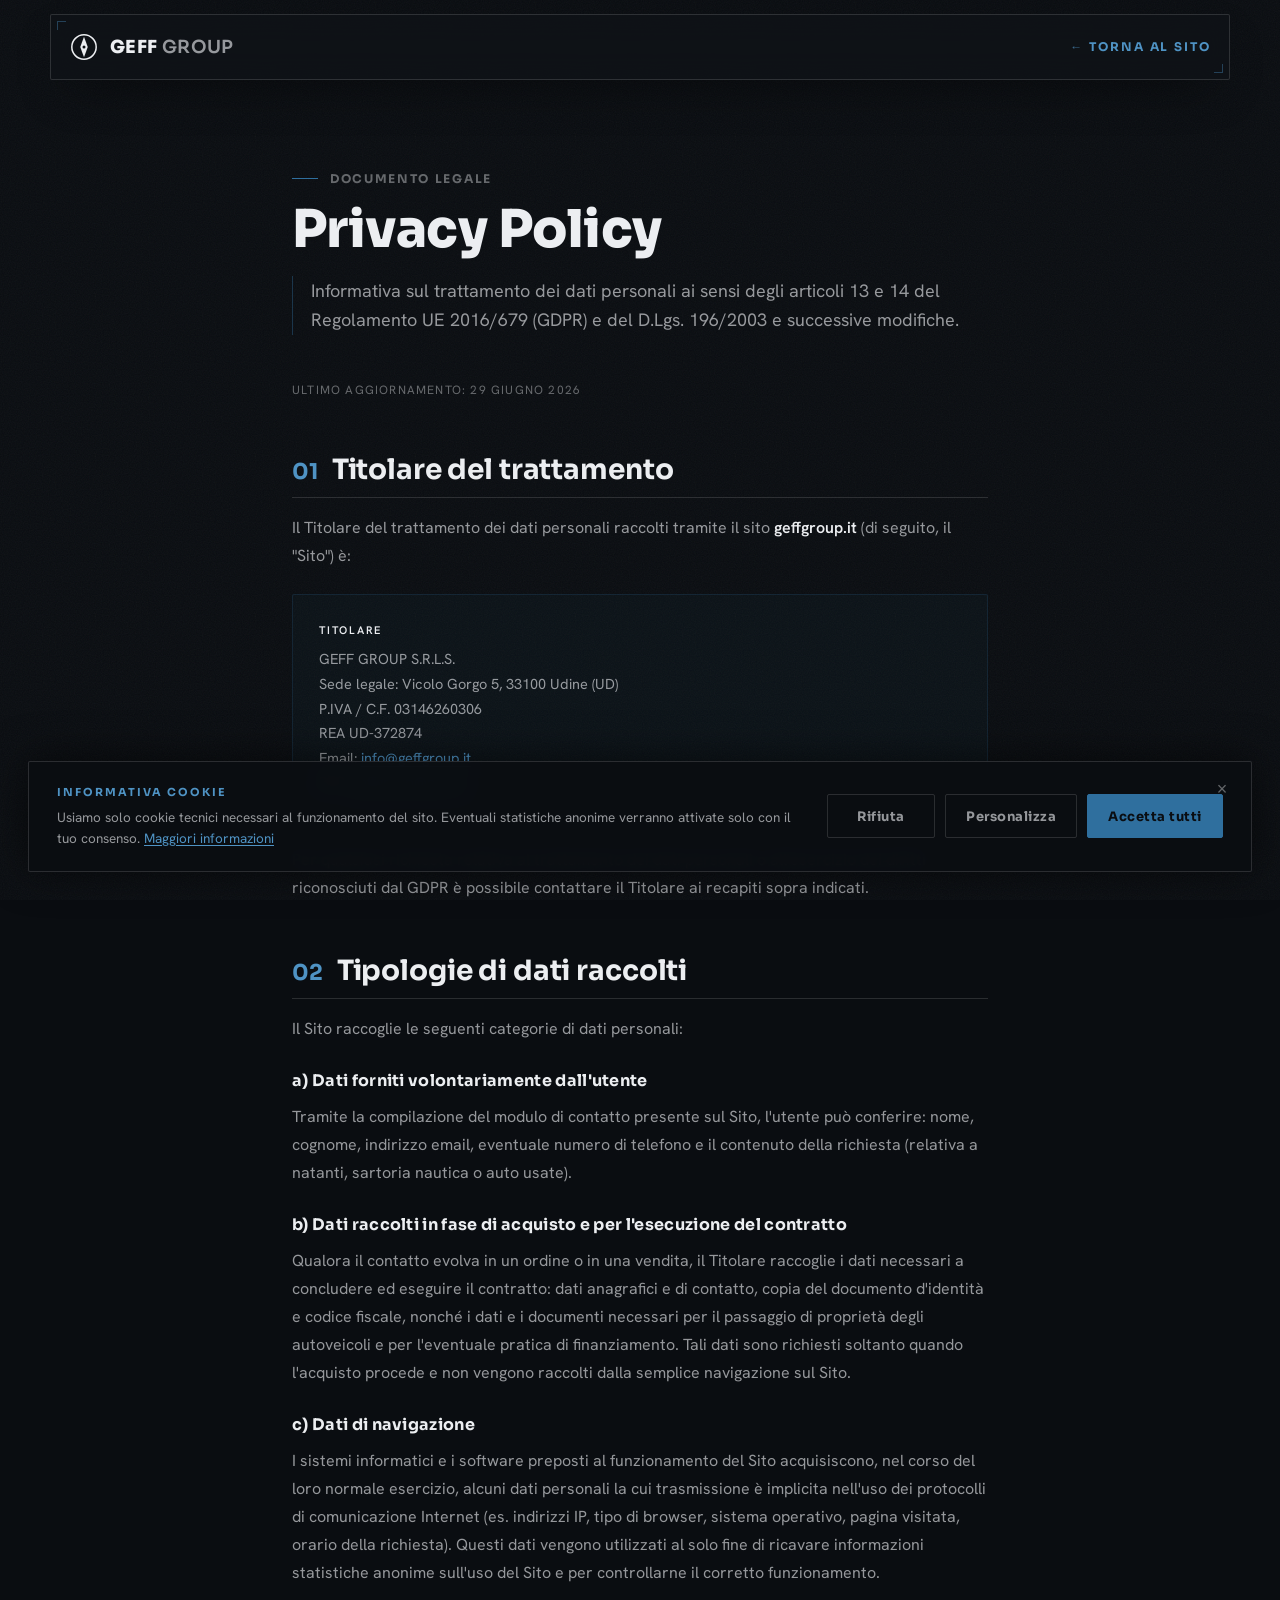
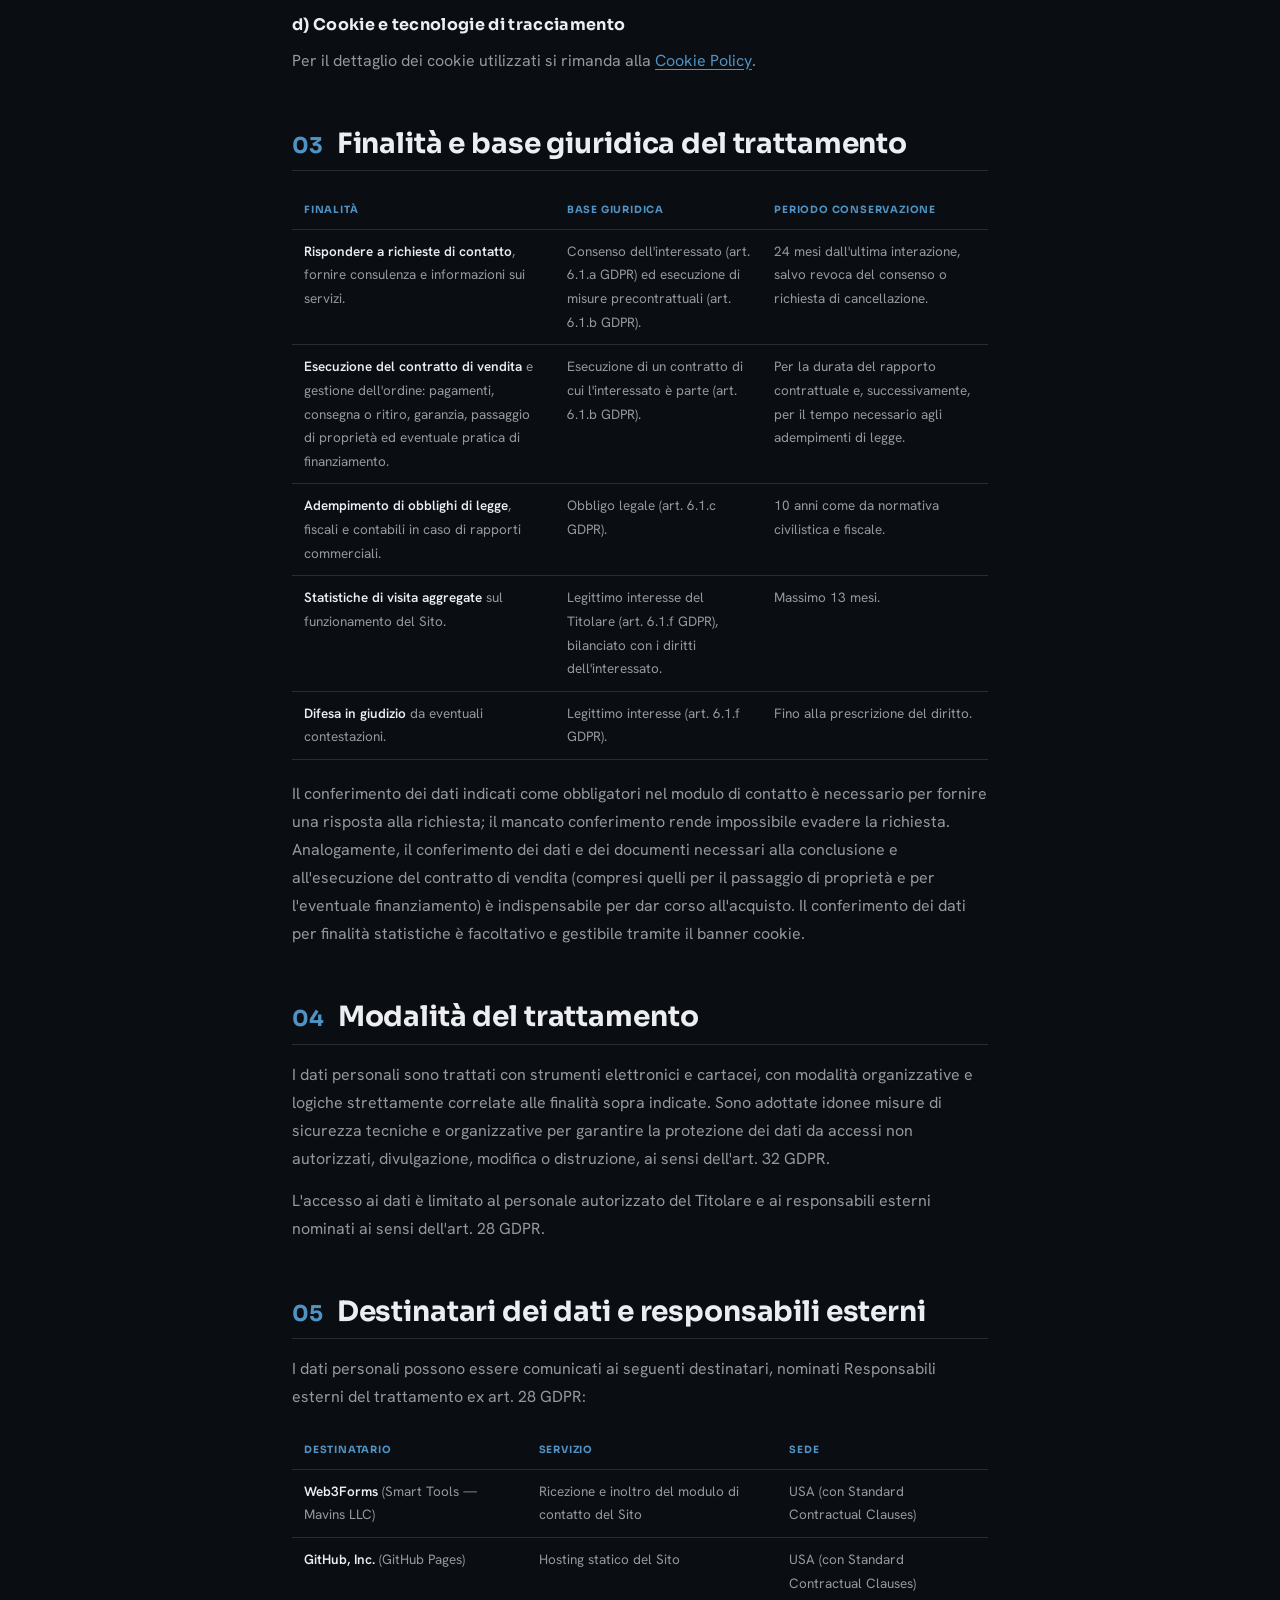
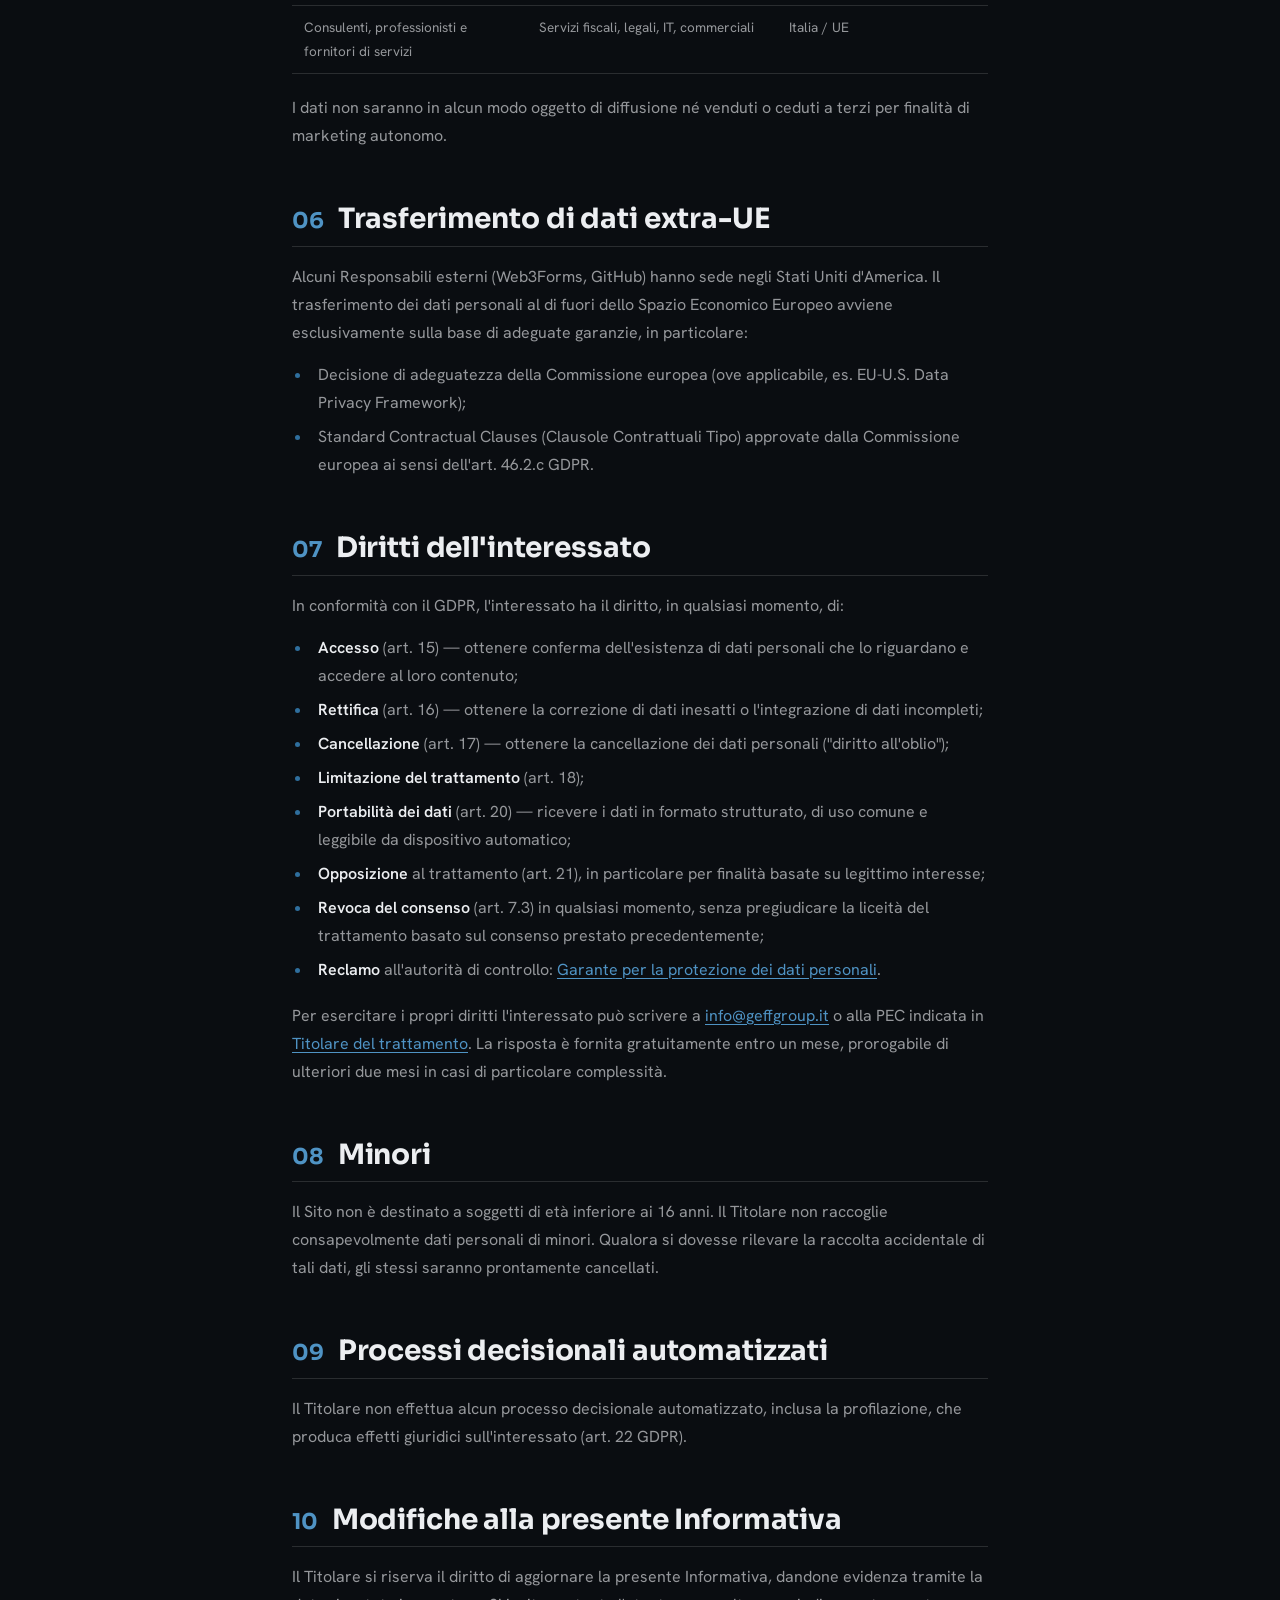
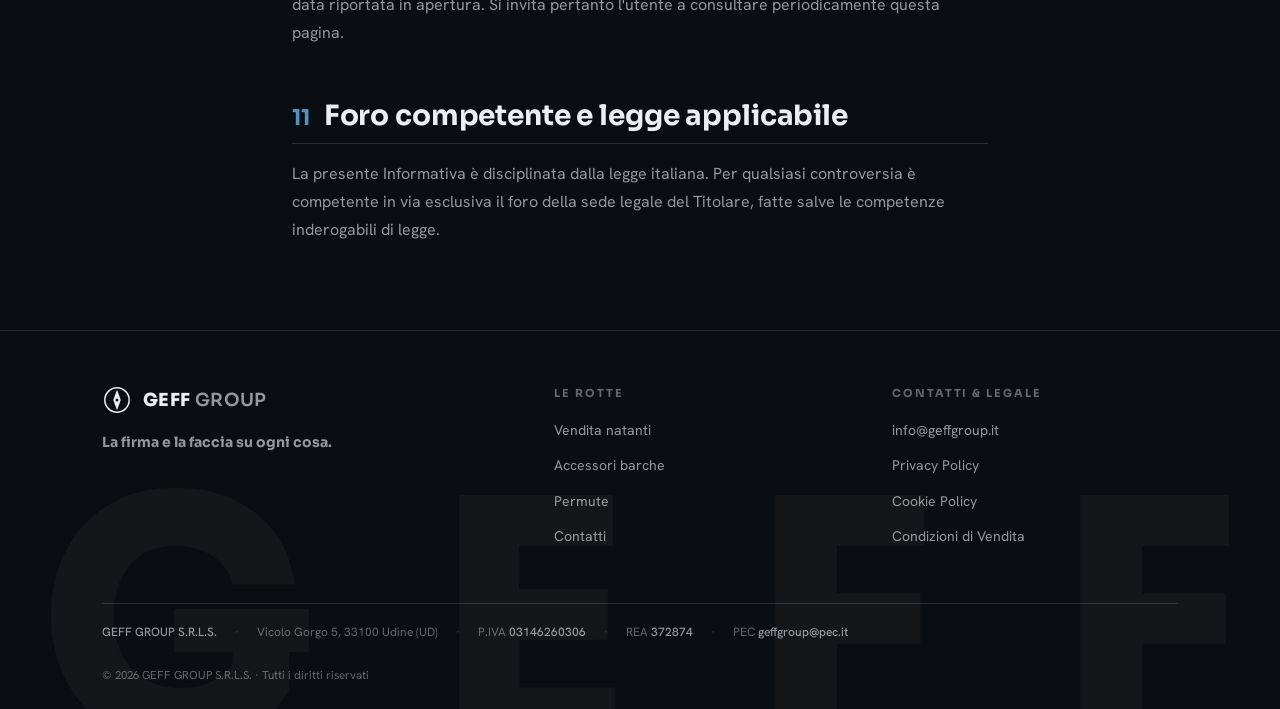
<file: privacy.html>
<!-- Informativa Privacy — GEFF Group S.R.L.S. (GDPR Reg. UE 2016/679). -->
<!DOCTYPE html>
<html lang="it">
<head>
<meta charset="UTF-8">
<meta name="viewport" content="width=device-width, initial-scale=1.0, viewport-fit=cover">
<meta name="theme-color" content="#0a0d11">
<title>Privacy Policy — GEFF Group</title>
<meta name="description" content="Informativa sul trattamento dei dati personali ai sensi del Regolamento UE 2016/679 (GDPR) — GEFF Group S.R.L.S.">
<meta name="robots" content="noindex,follow">
<link rel="icon" type="image/svg+xml" href="assets/favicon.svg">
<link rel="preconnect" href="https://fonts.googleapis.com">
<link rel="preconnect" href="https://fonts.gstatic.com" crossorigin>
<link href="https://fonts.googleapis.com/css2?family=Sora:wght@400;600;700;800&family=Hanken+Grotesk:wght@400;500;700&display=swap" rel="stylesheet">
<link rel="stylesheet" href="assets/css/style.css">
<style>
  .legal-doc{
    max-width:800px;margin:0 auto;
    padding:clamp(40px,8vh,72px) clamp(20px,5vw,52px) clamp(60px,8vh,100px);
    font-size:16px;line-height:1.75;color:var(--testo-soft);
  }
  .legal-doc a{color:var(--sartoria-soft);text-decoration:underline;text-underline-offset:3px;transition:color .2s}
  .legal-doc a:hover{color:var(--testo)}
  .legal-doc .eyebrow{margin-bottom:14px}
  .legal-doc h1{font-family:"Sora",sans-serif;font-weight:800;color:var(--testo);
    letter-spacing:-.01em;line-height:1.05;font-size:clamp(32px,5vw,52px);margin-bottom:18px}
  .legal-doc .lead{font-size:clamp(16px,1.7vw,18px);color:var(--testo-soft);line-height:1.65;
    margin-bottom:clamp(36px,5vh,52px);padding-left:18px;border-left:1px solid color-mix(in srgb,var(--sartoria) 40%,transparent)}
  .legal-doc .last-update{font-size:12px;letter-spacing:.1em;color:var(--testo-faint);text-transform:uppercase;margin-bottom:clamp(36px,5vh,52px)}
  .legal-doc h2{font-family:"Sora",sans-serif;font-weight:700;color:var(--testo);
    letter-spacing:-.005em;line-height:1.2;font-size:clamp(20px,2.6vw,28px);
    margin:clamp(36px,6vh,52px) 0 16px;padding-bottom:10px;border-bottom:1px solid var(--linea)}
  .legal-doc h2 .num{color:var(--sartoria-soft);margin-right:14px;font-size:.78em;font-weight:700}
  .legal-doc h3{font-family:"Sora",sans-serif;font-weight:700;color:var(--testo);
    letter-spacing:.02em;font-size:clamp(14px,1.4vw,16px);margin:24px 0 8px}
  .legal-doc p{margin-bottom:14px}
  .legal-doc ul,.legal-doc ol{margin:8px 0 18px 20px}
  .legal-doc li{margin-bottom:6px;padding-left:6px}
  .legal-doc li::marker{color:var(--sartoria)}
  .legal-doc strong{color:var(--testo);font-weight:600}
  .legal-doc em{font-style:italic;color:var(--sartoria-soft)}
  .legal-doc .info-block{background:rgba(47,111,158,.05);border:1px solid color-mix(in srgb,var(--sartoria) 18%,transparent);
    border-radius:var(--bordo-r);padding:clamp(18px,3vw,26px);margin:24px 0;font-size:14.5px;line-height:1.7}
  .legal-doc .info-block strong{display:block;color:var(--testo);margin-bottom:8px;font-size:11px;letter-spacing:.16em;text-transform:uppercase}
  .legal-doc table{width:100%;border-collapse:collapse;margin:20px 0;font-size:13.5px}
  .legal-doc th,.legal-doc td{padding:10px 12px;text-align:left;border-bottom:1px solid var(--linea);vertical-align:top}
  .legal-doc th{font-family:"Sora",sans-serif;font-weight:700;color:var(--sartoria-soft);letter-spacing:.08em;text-transform:uppercase;font-size:10px}
  .legal-doc td strong{color:var(--testo)}
  @media(max-width:540px){.legal-doc{font-size:15px}.legal-doc th,.legal-doc td{padding:8px 8px;font-size:12px}}
</style>
</head>
<body>

<!-- HEADER — isola "Plancia" ridotta per le pagine legali (brand + torna al sito), zero JS -->
<header class="site-header is-slim">
  <div class="container header-inner">
    <a class="brand" href="index.html" aria-label="GEFF Group — Home">
      <span class="mark" aria-hidden="true">
        <svg viewBox="0 0 32 32" fill="none" stroke="currentColor" stroke-width="1.6"><circle cx="16" cy="16" r="13"/><g class="needle"><path d="M16 5 L20 16 L16 27 L12 16 Z" fill="currentColor" stroke="none"/></g><circle cx="16" cy="16" r="1.6" fill="#0f1318" stroke="none"/></svg>
      </span>
      <span class="name">GEFF <span>GROUP</span></span>
    </a>
    <a class="nav-back" href="index.html">Torna al sito</a>
  </div>
</header>

<main class="legal-doc">
  <div class="eyebrow">Documento legale</div>
  <h1>Privacy Policy</h1>
  <p class="lead">Informativa sul trattamento dei dati personali ai sensi degli articoli 13 e 14 del Regolamento UE 2016/679 (GDPR) e del D.Lgs. 196/2003 e successive modifiche.</p>
  <p class="last-update">Ultimo aggiornamento: 29 giugno 2026</p>

  <h2 id="sec-01"><span class="num">01</span>Titolare del trattamento</h2>
  <p>Il Titolare del trattamento dei dati personali raccolti tramite il sito <strong>geffgroup.it</strong> (di seguito, il "Sito") è:</p>
  <div class="info-block">
    <strong>Titolare</strong>
    GEFF GROUP S.R.L.S.<br>
    Sede legale: Vicolo Gorgo 5, 33100 Udine (UD)<br>
    P.IVA / C.F. 03146260306<br>
    REA UD-372874<br>
    Email: <a href="mailto:info@geffgroup.it">info@geffgroup.it</a><br>
    PEC: <a href="mailto:geffgroup@pec.it">geffgroup@pec.it</a>
  </div>
  <p>Per qualsiasi richiesta relativa al trattamento dei dati personali o all'esercizio dei diritti riconosciuti dal GDPR è possibile contattare il Titolare ai recapiti sopra indicati.</p>

  <h2><span class="num">02</span>Tipologie di dati raccolti</h2>
  <p>Il Sito raccoglie le seguenti categorie di dati personali:</p>

  <h3>a) Dati forniti volontariamente dall'utente</h3>
  <p>Tramite la compilazione del modulo di contatto presente sul Sito, l'utente può conferire: nome, cognome, indirizzo email, eventuale numero di telefono e il contenuto della richiesta (relativa a natanti, sartoria nautica o auto usate).</p>

  <h3>b) Dati raccolti in fase di acquisto e per l'esecuzione del contratto</h3>
  <p>Qualora il contatto evolva in un ordine o in una vendita, il Titolare raccoglie i dati necessari a concludere ed eseguire il contratto: dati anagrafici e di contatto, copia del documento d'identità e codice fiscale, nonché i dati e i documenti necessari per il passaggio di proprietà degli autoveicoli e per l'eventuale pratica di finanziamento. Tali dati sono richiesti soltanto quando l'acquisto procede e non vengono raccolti dalla semplice navigazione sul Sito.</p>

  <h3>c) Dati di navigazione</h3>
  <p>I sistemi informatici e i software preposti al funzionamento del Sito acquisiscono, nel corso del loro normale esercizio, alcuni dati personali la cui trasmissione è implicita nell'uso dei protocolli di comunicazione Internet (es. indirizzi IP, tipo di browser, sistema operativo, pagina visitata, orario della richiesta). Questi dati vengono utilizzati al solo fine di ricavare informazioni statistiche anonime sull'uso del Sito e per controllarne il corretto funzionamento.</p>

  <h3>d) Cookie e tecnologie di tracciamento</h3>
  <p>Per il dettaglio dei cookie utilizzati si rimanda alla <a href="cookie-policy.html">Cookie Policy</a>.</p>

  <h2><span class="num">03</span>Finalità e base giuridica del trattamento</h2>
  <table>
    <thead>
      <tr><th>Finalità</th><th>Base giuridica</th><th>Periodo conservazione</th></tr>
    </thead>
    <tbody>
      <tr>
        <td><strong>Rispondere a richieste di contatto</strong>, fornire consulenza e informazioni sui servizi.</td>
        <td>Consenso dell'interessato (art. 6.1.a GDPR) ed esecuzione di misure precontrattuali (art. 6.1.b GDPR).</td>
        <td>24 mesi dall'ultima interazione, salvo revoca del consenso o richiesta di cancellazione.</td>
      </tr>
      <tr>
        <td><strong>Esecuzione del contratto di vendita</strong> e gestione dell'ordine: pagamenti, consegna o ritiro, garanzia, passaggio di proprietà ed eventuale pratica di finanziamento.</td>
        <td>Esecuzione di un contratto di cui l'interessato è parte (art. 6.1.b GDPR).</td>
        <td>Per la durata del rapporto contrattuale e, successivamente, per il tempo necessario agli adempimenti di legge.</td>
      </tr>
      <tr>
        <td><strong>Adempimento di obblighi di legge</strong>, fiscali e contabili in caso di rapporti commerciali.</td>
        <td>Obbligo legale (art. 6.1.c GDPR).</td>
        <td>10 anni come da normativa civilistica e fiscale.</td>
      </tr>
      <tr>
        <td><strong>Statistiche di visita aggregate</strong> sul funzionamento del Sito.</td>
        <td>Legittimo interesse del Titolare (art. 6.1.f GDPR), bilanciato con i diritti dell'interessato.</td>
        <td>Massimo 13 mesi.</td>
      </tr>
      <tr>
        <td><strong>Difesa in giudizio</strong> da eventuali contestazioni.</td>
        <td>Legittimo interesse (art. 6.1.f GDPR).</td>
        <td>Fino alla prescrizione del diritto.</td>
      </tr>
    </tbody>
  </table>
  <p>Il conferimento dei dati indicati come obbligatori nel modulo di contatto è necessario per fornire una risposta alla richiesta; il mancato conferimento rende impossibile evadere la richiesta. Analogamente, il conferimento dei dati e dei documenti necessari alla conclusione e all'esecuzione del contratto di vendita (compresi quelli per il passaggio di proprietà e per l'eventuale finanziamento) è indispensabile per dar corso all'acquisto. Il conferimento dei dati per finalità statistiche è facoltativo e gestibile tramite il banner cookie.</p>

  <h2><span class="num">04</span>Modalità del trattamento</h2>
  <p>I dati personali sono trattati con strumenti elettronici e cartacei, con modalità organizzative e logiche strettamente correlate alle finalità sopra indicate. Sono adottate idonee misure di sicurezza tecniche e organizzative per garantire la protezione dei dati da accessi non autorizzati, divulgazione, modifica o distruzione, ai sensi dell'art. 32 GDPR.</p>
  <p>L'accesso ai dati è limitato al personale autorizzato del Titolare e ai responsabili esterni nominati ai sensi dell'art. 28 GDPR.</p>

  <h2><span class="num">05</span>Destinatari dei dati e responsabili esterni</h2>
  <p>I dati personali possono essere comunicati ai seguenti destinatari, nominati Responsabili esterni del trattamento ex art. 28 GDPR:</p>
  <table>
    <thead>
      <tr><th>Destinatario</th><th>Servizio</th><th>Sede</th></tr>
    </thead>
    <tbody>
      <tr>
        <td><strong>Web3Forms</strong> (Smart Tools — Mavins LLC)</td>
        <td>Ricezione e inoltro del modulo di contatto del Sito</td>
        <td>USA (con Standard Contractual Clauses)</td>
      </tr>
      <tr>
        <td><strong>GitHub, Inc.</strong> (GitHub Pages)</td>
        <td>Hosting statico del Sito</td>
        <td>USA (con Standard Contractual Clauses)</td>
      </tr>
      <tr>
        <td>Consulenti, professionisti e fornitori di servizi</td>
        <td>Servizi fiscali, legali, IT, commerciali</td>
        <td>Italia / UE</td>
      </tr>
    </tbody>
  </table>
  <p>I dati non saranno in alcun modo oggetto di diffusione né venduti o ceduti a terzi per finalità di marketing autonomo.</p>

  <h2><span class="num">06</span>Trasferimento di dati extra-UE</h2>
  <p>Alcuni Responsabili esterni (Web3Forms, GitHub) hanno sede negli Stati Uniti d'America. Il trasferimento dei dati personali al di fuori dello Spazio Economico Europeo avviene esclusivamente sulla base di adeguate garanzie, in particolare:</p>
  <ul>
    <li>Decisione di adeguatezza della Commissione europea (ove applicabile, es. EU-U.S. Data Privacy Framework);</li>
    <li>Standard Contractual Clauses (Clausole Contrattuali Tipo) approvate dalla Commissione europea ai sensi dell'art. 46.2.c GDPR.</li>
  </ul>

  <h2><span class="num">07</span>Diritti dell'interessato</h2>
  <p>In conformità con il GDPR, l'interessato ha il diritto, in qualsiasi momento, di:</p>
  <ul>
    <li><strong>Accesso</strong> (art. 15) — ottenere conferma dell'esistenza di dati personali che lo riguardano e accedere al loro contenuto;</li>
    <li><strong>Rettifica</strong> (art. 16) — ottenere la correzione di dati inesatti o l'integrazione di dati incompleti;</li>
    <li><strong>Cancellazione</strong> (art. 17) — ottenere la cancellazione dei dati personali ("diritto all'oblio");</li>
    <li><strong>Limitazione del trattamento</strong> (art. 18);</li>
    <li><strong>Portabilità dei dati</strong> (art. 20) — ricevere i dati in formato strutturato, di uso comune e leggibile da dispositivo automatico;</li>
    <li><strong>Opposizione</strong> al trattamento (art. 21), in particolare per finalità basate su legittimo interesse;</li>
    <li><strong>Revoca del consenso</strong> (art. 7.3) in qualsiasi momento, senza pregiudicare la liceità del trattamento basato sul consenso prestato precedentemente;</li>
    <li><strong>Reclamo</strong> all'autorità di controllo: <a href="https://www.garanteprivacy.it" target="_blank" rel="noopener">Garante per la protezione dei dati personali</a>.</li>
  </ul>
  <p>Per esercitare i propri diritti l'interessato può scrivere a <a href="mailto:info@geffgroup.it">info@geffgroup.it</a> o alla PEC indicata in <a href="#sec-01">Titolare del trattamento</a>. La risposta è fornita gratuitamente entro un mese, prorogabile di ulteriori due mesi in casi di particolare complessità.</p>

  <h2><span class="num">08</span>Minori</h2>
  <p>Il Sito non è destinato a soggetti di età inferiore ai 16 anni. Il Titolare non raccoglie consapevolmente dati personali di minori. Qualora si dovesse rilevare la raccolta accidentale di tali dati, gli stessi saranno prontamente cancellati.</p>

  <h2><span class="num">09</span>Processi decisionali automatizzati</h2>
  <p>Il Titolare non effettua alcun processo decisionale automatizzato, inclusa la profilazione, che produca effetti giuridici sull'interessato (art. 22 GDPR).</p>

  <h2><span class="num">10</span>Modifiche alla presente Informativa</h2>
  <p>Il Titolare si riserva il diritto di aggiornare la presente Informativa, dandone evidenza tramite la data riportata in apertura. Si invita pertanto l'utente a consultare periodicamente questa pagina.</p>

  <h2><span class="num">11</span>Foro competente e legge applicabile</h2>
  <p>La presente Informativa è disciplinata dalla legge italiana. Per qualsiasi controversia è competente in via esclusiva il foro della sede legale del Titolare, fatte salve le competenze inderogabili di legge.</p>
</main>

<!-- FOOTER condiviso + watermark GEFF -->
<footer class="site-footer">
  <div class="footer-watermark" aria-hidden="true"><span>G</span><span>E</span><span>F</span><span>F</span></div>
  <div class="container">
    <div class="footer-top">
      <div class="footer-brand">
        <a class="brand" href="index.html" aria-label="GEFF Group — Home">
          <span class="mark" aria-hidden="true">
            <svg viewBox="0 0 32 32" fill="none" stroke="currentColor" stroke-width="1.6"><circle cx="16" cy="16" r="13"/><path d="M16 5 L20 16 L16 27 L12 16 Z" fill="currentColor" stroke="none"/><circle cx="16" cy="16" r="1.6" fill="#0f1318" stroke="none"/></svg>
          </span>
          <span class="name">GEFF <span>GROUP</span></span>
        </a>
        <p class="footer-claim">La firma e la faccia su ogni cosa.</p>
      </div>

      <div class="footer-col">
        <h4>Le rotte</h4>
        <ul>
          <li><a href="natanti.html">Vendita natanti</a></li>
          <li><a href="accessori-barche.html">Accessori barche</a></li>
          <li><a href="auto-usate.html">Permute</a></li>
          <li><a href="contatti.html">Contatti</a></li>
        </ul>
      </div>

      <div class="footer-col">
        <h4>Contatti &amp; legale</h4>
        <ul>
          <li><a href="mailto:info@geffgroup.it">info@geffgroup.it</a></li>
          <li><a href="privacy.html">Privacy Policy</a></li>
          <li><a href="cookie-policy.html">Cookie Policy</a></li>
          <li><a href="condizioni-di-vendita.html">Condizioni di Vendita</a></li>
        </ul>
      </div>
    </div>

    <div class="footer-legal">
      <span><b>GEFF GROUP S.R.L.S.</b></span>
      <span class="sep">·</span>
      <span>Vicolo Gorgo 5, 33100 Udine (UD)</span>
      <span class="sep">·</span>
      <span>P.IVA <b>03146260306</b></span>
      <span class="sep">·</span>
      <span>REA <b>372874</b></span>
      <span class="sep">·</span>
      <span>PEC <b>geffgroup@pec.it</b></span>
    </div>
    <p class="footer-copy">© 2026 GEFF GROUP S.R.L.S. · Tutti i diritti riservati</p>
  </div>
</footer>

<!-- ===== COOKIE BANNER ===== -->
<div class="cookie-banner" id="cookie-banner" role="dialog" aria-labelledby="cb-title" aria-describedby="cb-desc">
  <button class="cb-close" type="button" data-consent="deny" aria-label="Chiudi e rifiuta i cookie non necessari">&times;</button>
  <div class="cb-inner">
    <div class="cb-text">
      <strong id="cb-title">Informativa cookie</strong>
      <p id="cb-desc">Usiamo solo cookie tecnici necessari al funzionamento del sito. Eventuali statistiche anonime verranno attivate solo con il tuo consenso. <a href="cookie-policy.html">Maggiori informazioni</a></p>
    </div>
    <div class="cb-actions">
      <button class="cb-btn cb-deny" type="button" data-consent="deny">Rifiuta</button>
      <button class="cb-btn cb-custom" type="button" data-action="prefs" aria-expanded="false" aria-controls="cb-prefs">Personalizza</button>
      <button class="cb-btn cb-accept" type="button" data-consent="accept">Accetta tutti</button>
    </div>
  </div>

  <div class="cb-prefs" id="cb-prefs" hidden>
    <div class="cb-pref-row">
      <div class="cb-pref-info">
        <strong>Cookie necessari</strong>
        <p>Indispensabili per il funzionamento del sito e per ricordare le tue scelte. Sempre attivi.</p>
      </div>
      <label class="cb-switch">
        <input type="checkbox" checked disabled aria-label="Cookie necessari (sempre attivi)">
        <span class="cb-slider"></span>
      </label>
    </div>
    <div class="cb-pref-row">
      <div class="cb-pref-info">
        <strong>Statistiche anonime</strong>
        <p>Misurazione aggregata e anonima delle visite, senza profilazione. Al momento non è collegato alcuno strumento: questa scelta vale per quando lo sarà.</p>
      </div>
      <label class="cb-switch">
        <input type="checkbox" id="cb-analytics" aria-label="Statistiche anonime">
        <span class="cb-slider"></span>
      </label>
    </div>
    <div class="cb-prefs-actions">
      <button class="cb-btn cb-deny" type="button" data-consent="deny">Rifiuta tutti</button>
      <button class="cb-btn cb-accept" type="button" data-action="save">Salva preferenze</button>
    </div>
  </div>
</div>

<script src="assets/js/main.js"></script>
</body>
</html>
</file>
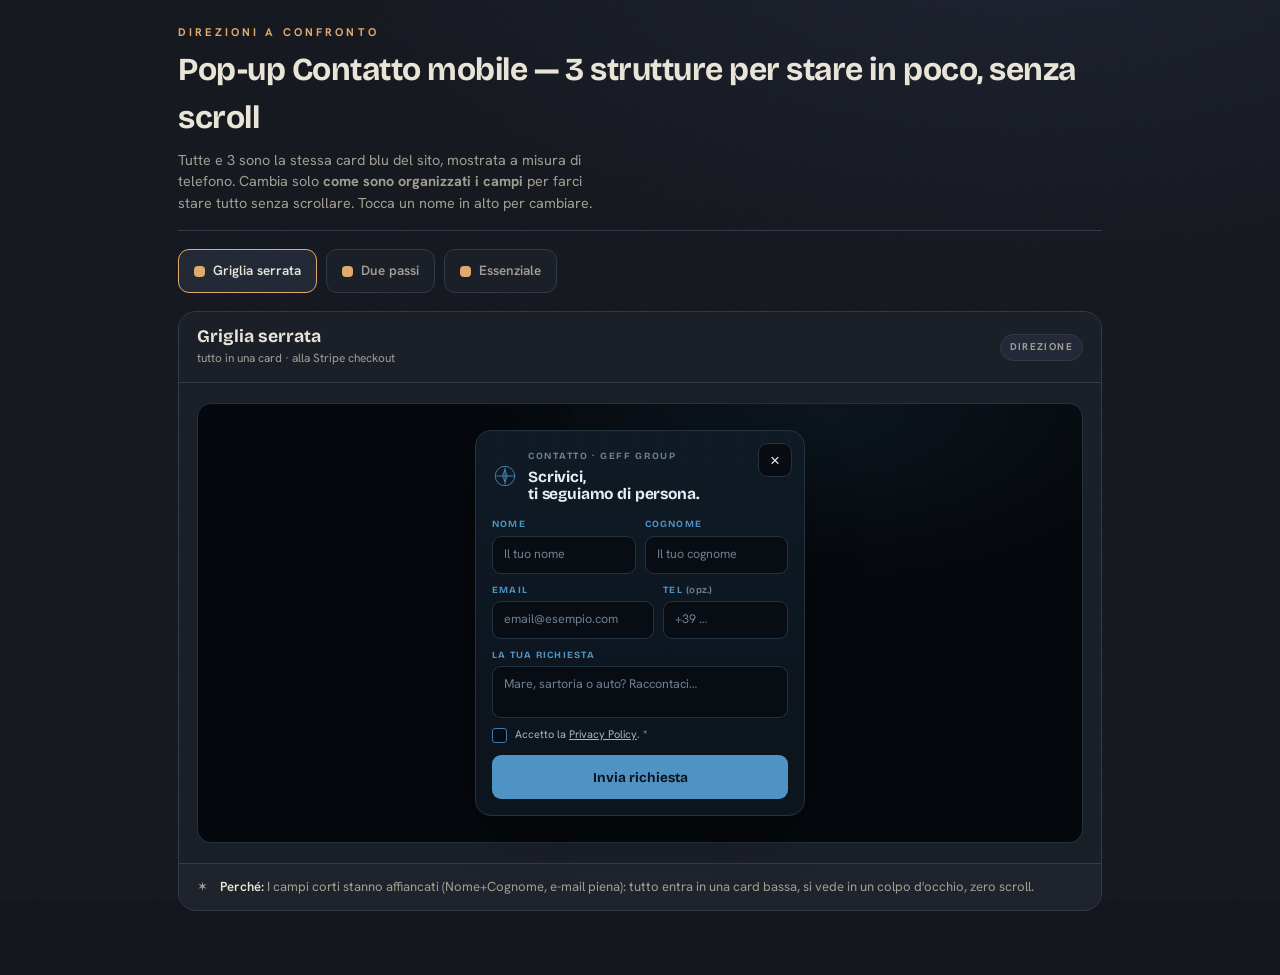
<file: mockups/01-popup-contatto-mobile.html>
<!DOCTYPE html>
<html lang="it">
<head>
<meta charset="UTF-8">
<meta name="viewport" content="width=device-width, initial-scale=1.0">
<!--
  viewer-template.html · scocca del visualizzatore di direzioni (skill `mockup`)
  SCOCCA FISSA, CONTENUTO VARIABILE. Cambiati solo <title>/#mockTitle e #panels.
-->
<title>Pop-up Contatto mobile · 3 strutture</title>
<link rel="preconnect" href="https://fonts.googleapis.com">
<link rel="preconnect" href="https://fonts.gstatic.com" crossorigin>
<link href="https://fonts.googleapis.com/css2?family=Bricolage+Grotesque:opsz,wght@12..96,400;12..96,600;12..96,700&family=Bodoni+Moda:ital,opsz,wght@0,6..96,500;1,6..96,500&family=Hanken+Grotesk:wght@400;500;600;700&display=swap" rel="stylesheet">
<style>
  :root{
    --ink:#14171e; --ink-2:#1b1f28; --ink-3:#232936;
    --line:#323a4a; --bone:#e9e4d8; --bone-dim:#a39e93;
    --brass:#e0a96d; --brass-deep:#b9824a; --ok:#7fb59a;
  }
  *{box-sizing:border-box}
  html,body{margin:0}
  body{
    background:radial-gradient(1200px 600px at 80% -10%, #1d2230 0, transparent 60%), var(--ink);
    color:var(--bone); font-family:"Hanken Grotesk",sans-serif;
    -webkit-font-smoothing:antialiased; line-height:1.5;
  }
  body::before{
    content:"";position:fixed;inset:0;pointer-events:none;opacity:.035;z-index:0;
    background-image:url("data:image/svg+xml,%3Csvg xmlns='http://www.w3.org/2000/svg' width='120' height='120'%3E%3Cfilter id='n'%3E%3CfeTurbulence type='fractalNoise' baseFrequency='0.9' numOctaves='2'/%3E%3C/filter%3E%3Crect width='100%25' height='100%25' filter='url(%23n)'/%3E%3C/svg%3E");
  }
  .wrap{position:relative;z-index:1;max-width:960px;margin:0 auto;padding:24px 18px 64px}

  header.top{border-bottom:1px solid var(--line);padding-bottom:16px;margin-bottom:18px}
  .eyebrow{font-size:.7rem;letter-spacing:.28em;text-transform:uppercase;color:var(--brass);font-weight:700}
  h1{font-family:"Bricolage Grotesque",sans-serif;font-weight:700;font-size:clamp(1.4rem,4vw,2rem);margin:.35rem 0 0;letter-spacing:-.015em}
  .lead{color:var(--bone-dim);font-size:.9rem;margin:.45rem 0 0;max-width:52ch}

  #chips{display:flex;gap:9px;flex-wrap:wrap;margin-bottom:18px}
  #chips button{
    font:inherit;font-weight:600;font-size:.84rem;color:var(--bone-dim);
    background:var(--ink-2);border:1px solid var(--line);border-radius:11px;
    padding:10px 15px;min-height:44px;cursor:pointer;display:flex;align-items:center;gap:8px;
    transition:color .15s ease, background .15s ease, border-color .15s ease;
  }
  #chips button:hover{color:var(--bone)}
  #chips button[aria-pressed="true"]{border-color:var(--brass);color:var(--bone);background:var(--ink-3)}
  #chips button .swatch{width:11px;height:11px;border-radius:4px;background:var(--brass);flex:none}

  #stage{position:relative}
  .dir-panel[hidden]{display:none}
  .dir-panel{animation:fade .28s ease}
  @keyframes fade{from{opacity:0;transform:translateY(6px)}to{opacity:1;transform:none}}

  .dir-card{background:var(--ink-2);border:1px solid var(--line);border-radius:18px;overflow:hidden}
  .dir-head{display:flex;align-items:center;justify-content:space-between;gap:12px;padding:15px 18px;border-bottom:1px solid var(--line)}
  .dir-name{font-family:"Bricolage Grotesque",sans-serif;font-weight:700;font-size:1.1rem;line-height:1.15}
  .dir-mood{font-size:.74rem;color:var(--bone-dim);margin-top:2px}
  .dir-tag{font-size:.62rem;letter-spacing:.14em;text-transform:uppercase;font-weight:700;padding:5px 9px;border-radius:99px;white-space:nowrap;background:var(--ink-3);color:var(--bone-dim);border:1px solid var(--line)}
  .dir-tag[data-role="Attuale"]{background:rgba(224,169,109,.16);color:var(--brass);border-color:var(--brass-deep)}
  .dir-tag[data-role="Variante +"]{background:rgba(127,181,154,.14);color:var(--ok);border-color:#3f5a4f}
  .dir-body{padding:20px 18px}
  .dir-why{display:flex;gap:9px;align-items:flex-start;padding:13px 18px;border-top:1px solid var(--line);background:rgba(255,255,255,.015);font-size:.82rem;color:var(--bone-dim)}
  .dir-why b{color:var(--bone);font-weight:600}

  @media (prefers-reduced-motion:reduce){
    *{animation:none!important;transition:none!important}
  }
</style>
</head>
<body>
<div class="wrap">

  <header class="top">
    <div class="eyebrow">Direzioni a confronto</div>
    <h1 id="mockTitle">Pop-up Contatto mobile — 3 strutture per stare in poco, senza scroll</h1>
    <p class="lead">Tutte e 3 sono la stessa card blu del sito, mostrata a misura di telefono. Cambia solo <b>come sono organizzati i campi</b> per farci stare tutto senza scrollare. Tocca un nome in alto per cambiare.</p>
  </header>

  <nav id="chips" role="tablist" aria-label="Direzioni"></nav>

  <main id="stage">
    <div id="panels">

      <!-- Stili condivisi dei 3 mock (tema sito: scuro nautico, accento blu). -->
      <style>
        .mk{--bg:#05080c;--card:#0c141d;--card2:#0f1a24;--line:#233240;--acc:#4f93c4;--acc-d:#3f7aa8;--txt:#e8eef4;--soft:#a9b6c4;--faint:#6f7f8f;}
        .mk-stage{background:
            radial-gradient(600px 300px at 70% 0%, rgba(79,147,196,.10), transparent 60%),
            var(--bg);
          border:1px solid var(--line);border-radius:14px;padding:26px 14px;
          display:flex;justify-content:center;}
        .mk-phone{width:100%;max-width:330px;}
        .mk-card{position:relative;background:linear-gradient(180deg,var(--card2),var(--card));
          border:1px solid var(--line);border-radius:16px;padding:18px 16px 16px;
          box-shadow:0 20px 50px -20px rgba(0,0,0,.7);}
        .mk-card::before{content:"";position:absolute;inset:0;border-radius:16px;pointer-events:none;opacity:.5;
          background-image:linear-gradient(rgba(79,147,196,.07) 1px,transparent 1px),linear-gradient(90deg,rgba(79,147,196,.07) 1px,transparent 1px);
          background-size:26px 26px;-webkit-mask:linear-gradient(#000,transparent 70%);mask:linear-gradient(#000,transparent 70%);}
        .mk-card>*{position:relative;z-index:1}
        .mk-x{position:absolute;top:12px;right:12px;z-index:3;width:34px;height:34px;border-radius:9px;
          background:rgba(8,12,17,.9);border:1px solid var(--line);color:var(--txt);
          font-size:17px;line-height:1;cursor:pointer;display:grid;place-items:center}
        .mk-x:hover{border-color:var(--acc)}
        .mk-eyebrow{font-family:"Bricolage Grotesque",sans-serif;font-size:9.5px;font-weight:700;letter-spacing:.18em;text-transform:uppercase;color:var(--faint)}
        .mk-title{font-family:"Bricolage Grotesque",sans-serif;font-weight:700;color:var(--txt);letter-spacing:-.01em;line-height:1.08;margin:5px 0 0}
        .mk-comp{width:26px;height:26px;flex:none}
        .mk-comp .ln{fill:none;stroke:var(--acc);stroke-width:1.5;stroke-linecap:round}
        .mk-lab{display:block;font-family:"Bricolage Grotesque",sans-serif;font-size:9.5px;font-weight:700;letter-spacing:.13em;text-transform:uppercase;color:var(--acc);margin:0 0 4px}
        .mk-lab .opt{color:var(--faint);font-weight:600;letter-spacing:.02em;text-transform:none}
        .mk-in{height:38px;border:1px solid var(--line);border-radius:9px;background:#070d13;color:var(--faint);
          font-size:12.5px;display:flex;align-items:center;padding:0 11px}
        .mk-in.ta{height:auto;min-height:52px;padding:9px 11px;align-items:flex-start;line-height:1.35}
        .mk-f{margin-bottom:9px}
        .mk-send{width:100%;min-height:44px;margin-top:2px;border:0;border-radius:9px;cursor:pointer;
          background:var(--acc);color:#08131c;font-family:"Bricolage Grotesque",sans-serif;font-weight:700;font-size:13.5px;
          transition:transform .12s ease, filter .12s ease}
        .mk-send:hover{transform:translateY(-1px);filter:brightness(1.06)}
        .mk-send[data-on="1"]{background:var(--ok)}
        .mk-consent{display:flex;gap:8px;align-items:flex-start;font-size:11px;line-height:1.35;color:var(--soft);margin:2px 0 10px}
        .mk-cbox{width:15px;height:15px;flex:none;margin-top:1px;border:1px solid var(--acc-d);border-radius:3px;background:#070d13}
        .mk-cap{font-size:10px;color:var(--faint);line-height:1.4;margin:9px 2px 0;text-align:center}
        .mk-cap a{color:var(--soft)}
        .mk-note{font-size:11px;color:var(--faint);margin:10px 2px 0;text-align:center;font-style:italic}
      </style>

      <!-- ============ 1 · GRIGLIA SERRATA ============ -->
      <section class="dir-panel"
        data-name="Griglia serrata"
        data-mood="tutto in una card · alla Stripe checkout"
        data-why="I campi corti stanno affiancati (Nome+Cognome, e-mail piena): tutto entra in una card bassa, si vede in un colpo d'occhio, zero scroll."
        data-role="">
        <div class="mk">
          <div class="mk-stage">
            <div class="mk-phone">
              <div class="mk-card">
                <button class="mk-x" aria-label="Chiudi">&times;</button>
                <div style="display:flex;align-items:center;gap:10px;margin-bottom:14px;padding-right:40px">
                  <svg class="mk-comp" viewBox="0 0 48 48" aria-hidden="true"><circle class="ln" cx="24" cy="24" r="18"/><path class="ln" d="M24 9 L24 39 M9 24 L39 24"/><path class="ln" d="M24 13 L28 24 L24 35 L20 24 Z"/></svg>
                  <div>
                    <div class="mk-eyebrow">Contatto · GEFF Group</div>
                    <div class="mk-title" style="font-size:15.5px;line-height:1.12">Scrivici,<br>ti seguiamo di persona.</div>
                  </div>
                </div>
                <div style="display:grid;grid-template-columns:1fr 1fr;gap:9px">
                  <div class="mk-f"><span class="mk-lab">Nome</span><div class="mk-in">Il tuo nome</div></div>
                  <div class="mk-f"><span class="mk-lab">Cognome</span><div class="mk-in">Il tuo cognome</div></div>
                </div>
                <div style="display:grid;grid-template-columns:1.3fr 1fr;gap:9px">
                  <div class="mk-f"><span class="mk-lab">Email</span><div class="mk-in">email@esempio.com</div></div>
                  <div class="mk-f"><span class="mk-lab">Tel <span class="opt">(opz.)</span></span><div class="mk-in">+39 …</div></div>
                </div>
                <div class="mk-f"><span class="mk-lab">La tua richiesta</span><div class="mk-in ta">Mare, sartoria o auto? Raccontaci…</div></div>
                <label class="mk-consent"><span class="mk-cbox"></span><span>Accetto la <a href="#" style="color:var(--soft)">Privacy Policy</a>. *</span></label>
                <button class="mk-send" data-save>Invia richiesta</button>
              </div>
            </div>
          </div>
        </div>
      </section>

      <!-- ============ 2 · DUE PASSI ============ -->
      <section class="dir-panel"
        data-name="Due passi"
        data-mood="mini-stepper · alla Typeform"
        data-why="Divide in 2 schermate cortissime: prima i contatti, poi il messaggio. Ogni passo è minuscolo e sempre tutto visibile; il pop-up resta piccolo."
        data-role="" hidden>
        <div class="mk">
          <div class="mk-stage">
            <div class="mk-phone">
              <div class="mk-card" data-step="1">
                <button class="mk-x" aria-label="Chiudi">&times;</button>
                <div style="display:flex;align-items:center;gap:10px;margin-bottom:6px">
                  <svg class="mk-comp" viewBox="0 0 48 48" aria-hidden="true"><circle class="ln" cx="24" cy="24" r="18"/><path class="ln" d="M24 9 L24 39 M9 24 L39 24"/><path class="ln" d="M24 13 L28 24 L24 35 L20 24 Z"/></svg>
                  <div class="mk-eyebrow">Contatto · <span class="mk-stepn">passo 1 di 2</span></div>
                </div>
                <div style="display:flex;gap:5px;margin:0 0 14px">
                  <i class="mk-dot" style="flex:1;height:3px;border-radius:2px;background:var(--acc)"></i>
                  <i class="mk-dot2" style="flex:1;height:3px;border-radius:2px;background:var(--line)"></i>
                </div>

                <!-- passo 1 -->
                <div class="st1">
                  <div class="mk-title" style="font-size:16px;margin-bottom:12px">Come ti richiamiamo?</div>
                  <div class="mk-f"><span class="mk-lab">Nome e cognome</span><div class="mk-in">Nome Cognome</div></div>
                  <div class="mk-f"><span class="mk-lab">Email</span><div class="mk-in">email@esempio.com</div></div>
                  <div class="mk-f"><span class="mk-lab">Telefono <span class="opt">(opzionale)</span></span><div class="mk-in">+39 333 000 0000</div></div>
                  <button class="mk-send" data-next>Avanti →</button>
                </div>

                <!-- passo 2 -->
                <div class="st2" hidden>
                  <div class="mk-title" style="font-size:16px;margin-bottom:12px">Cosa cerchi?</div>
                  <div class="mk-f"><span class="mk-lab">La tua richiesta</span><div class="mk-in ta" style="min-height:82px">Mare, sartoria o auto? Raccontaci cosa cerchi…</div></div>
                  <label class="mk-consent"><span class="mk-cbox"></span><span>Accetto la <a href="#" style="color:var(--soft)">Privacy Policy</a>. *</span></label>
                  <div style="display:flex;gap:9px">
                    <button class="mk-send" data-back style="flex:0 0 44px;background:transparent;border:1px solid var(--line);color:var(--soft)">←</button>
                    <button class="mk-send" data-save style="flex:1">Invia richiesta</button>
                  </div>
                </div>
              </div>
            </div>
          </div>
        </div>
      </section>

      <!-- ============ 3 · ESSENZIALE ============ -->
      <section class="dir-panel"
        data-name="Essenziale"
        data-mood="l'osso · alla Basecamp"
        data-why="Solo 3 campi (nome, email, messaggio) e un invio grande; il consenso è una riga sotto il bottone. La card più piccola possibile, tutto a vista."
        data-role="" hidden>
        <div class="mk">
          <div class="mk-stage">
            <div class="mk-phone">
              <div class="mk-card">
                <button class="mk-x" aria-label="Chiudi">&times;</button>
                <div class="mk-eyebrow" style="margin-bottom:4px">Contatto · GEFF Group</div>
                <div class="mk-title" style="font-size:19px;margin-bottom:14px">Scrivici,<br>ti richiamiamo noi.</div>
                <div class="mk-f"><span class="mk-lab">Nome e cognome</span><div class="mk-in">Nome Cognome</div></div>
                <div class="mk-f"><span class="mk-lab">Email o telefono</span><div class="mk-in">email@esempio.com</div></div>
                <div class="mk-f"><span class="mk-lab">Messaggio</span><div class="mk-in ta" style="min-height:64px">Mare, sartoria o auto? Raccontaci…</div></div>
                <button class="mk-send" data-save>Invia richiesta</button>
                <p class="mk-cap">Inviando accetti la <a href="#">Privacy Policy</a>.</p>
              </div>
            </div>
          </div>
        </div>
      </section>

    </div>
  </main>
</div>

<script>
// ── Scocca generica: chip auto-costruiti dai pannelli, uno visibile alla volta ──
(function(){
  const panelsBox = document.getElementById('panels');
  const panels = [...panelsBox.querySelectorAll('.dir-panel')];
  const chips = document.getElementById('chips');

  panels.forEach(p=>{
    const inner = p.innerHTML;
    const role = p.dataset.role || '';
    const tag = role ? `<span class="dir-tag" data-role="${role}">${role}</span>` : `<span class="dir-tag">Direzione</span>`;
    p.innerHTML = `
      <div class="dir-card">
        <div class="dir-head">
          <div>
            <div class="dir-name">${p.dataset.name||'Direzione'}</div>
            <div class="dir-mood">${p.dataset.mood||''}</div>
          </div>${tag}
        </div>
        <div class="dir-body">${inner}</div>
        ${p.dataset.why ? `<div class="dir-why">✶&nbsp;<span><b>Perché:</b> ${p.dataset.why}</span></div>` : ``}
      </div>`;
  });

  function show(i){
    panels.forEach((p,j)=>p.toggleAttribute('hidden', j!==i));
    [...chips.children].forEach((c,j)=>c.setAttribute('aria-pressed', j===i));
  }

  panels.forEach((p,i)=>{
    const b=document.createElement('button');
    b.type='button';
    b.setAttribute('role','tab');
    b.setAttribute('aria-pressed', i===0 ? 'true':'false');
    b.innerHTML = `<span class="swatch"></span>${p.dataset.name || ('Direzione '+(i+1))}`;
    b.addEventListener('click', ()=>show(i));
    chips.appendChild(b);
  });

  show(0);

  // Interazioni finte dei mock (dati finti, niente backend).
  document.addEventListener('click', e=>{
    // invio finto
    const btn = e.target.closest('[data-save]');
    if(btn){
      const on = btn.dataset.on === '1';
      btn.dataset.on = on ? '0':'1';
      btn.textContent = on ? 'Invia richiesta' : 'Inviato ✓';
      try{ localStorage.setItem('mockup-contatto-sent', on ? '0':'1'); }catch(_){}
      return;
    }
    // stepper: avanti
    const nx = e.target.closest('[data-next]');
    if(nx){
      const card = nx.closest('.mk-card');
      card.querySelector('.st1').hidden = true;
      card.querySelector('.st2').hidden = false;
      card.querySelector('.mk-dot2').style.background = 'var(--acc)';
      card.querySelector('.mk-stepn').textContent = 'passo 2 di 2';
      return;
    }
    // stepper: indietro
    const bk = e.target.closest('[data-back]');
    if(bk){
      const card = bk.closest('.mk-card');
      card.querySelector('.st2').hidden = true;
      card.querySelector('.st1').hidden = false;
      card.querySelector('.mk-dot2').style.background = 'var(--line)';
      card.querySelector('.mk-stepn').textContent = 'passo 1 di 2';
      return;
    }
  });
})();
</script>
</body>
</html>
</file>
<file: assets/css/style.css>
/* =========================================================================
   GEFF GROUP — foglio di stile condiviso
   Direzione: "La Bussola semplificata" — palette scura, segno bussola,
   le 3 rotte Mare / Sartoria / Strada come cuore visivo.
   Font: Sora (display) + Hanken Grotesk (testo).
   ========================================================================= */

/* ---- TOKENS (palette da "La Bussola") ---------------------------------- */
:root{
  --carbone:#13171c;
  --carbone-2:#0e1217;
  --inchiostro:#0a0d11;
  --testo:#eceef1;
  --testo-soft:rgba(236,238,241,.62);
  --testo-faint:rgba(236,238,241,.40);
  --linea:rgba(236,238,241,.14);
  --linea-soft:rgba(236,238,241,.07);

  /* colori-zona dei 3 servizi (accento marchio = blu Adriatico) */
  --mare:#2f9e86;       --mare-soft:#46c0a4;
  --sartoria:#2f6f9e;   --sartoria-soft:#4f93c4;
  --strada:#8c8377;     --strada-soft:#a89e90;

  --bordo-r:2px;
  --ease:cubic-bezier(.7,0,.18,1);
  --spring:cubic-bezier(.2,.9,.25,1.08);  /* ingresso con micro-rimbalzo (modale "Tavola tecnica") */
  --dur:.6s;

  --maxw:1180px;
  --gutter:clamp(18px,5vw,52px);
  --header-h:64px;
}

/* ---- RESET ------------------------------------------------------------- */
*,*::before,*::after{box-sizing:border-box;margin:0;padding:0}
html{
  overflow-x:clip;
  scroll-behavior:smooth;
  scroll-padding-top:calc(var(--header-h) + 36px);
}
body{
  background:var(--inchiostro);
  color:var(--testo);
  font-family:"Hanken Grotesk",system-ui,sans-serif;
  font-size:16px;
  line-height:1.6;
  -webkit-font-smoothing:antialiased;
  text-rendering:optimizeLegibility;
  overflow-x:clip;
  max-width:100vw;
}
img{max-width:100%;height:auto;display:block}
a{color:inherit;text-decoration:none}
::selection{background:var(--sartoria);color:var(--inchiostro)}

/* grana sottile fissa: dà profondità senza colore piatto */
body::before{
  content:"";
  position:fixed;inset:0;
  pointer-events:none;z-index:1;
  opacity:.05;
  background-image:url("data:image/svg+xml,%3Csvg xmlns='http://www.w3.org/2000/svg' width='160' height='160'%3E%3Cfilter id='n'%3E%3CfeTurbulence type='fractalNoise' baseFrequency='.85' numOctaves='2' stitchTiles='stitch'/%3E%3C/filter%3E%3Crect width='100%25' height='100%25' filter='url(%23n)'/%3E%3C/svg%3E");
}

/* contenuto sopra la grana (l'header NON va qui: usa il suo z-index:100 sticky,
   altrimenti questa regola più specifica lo declasserebbe a relative/z-index:2) */
.shell,main,footer.site-footer{position:relative;z-index:2}

/* ---- ACCESSIBILITÀ: skip link + focus --------------------------------- */
.skip-link{
  position:absolute;left:12px;top:-60px;z-index:1000;
  background:var(--sartoria);color:var(--inchiostro);
  font-family:"Sora",sans-serif;font-weight:700;
  padding:10px 16px;border-radius:var(--bordo-r);
  transition:top .2s ease;
}
.skip-link:focus{top:12px}

a:focus-visible,button:focus-visible,
input:focus-visible,textarea:focus-visible,
[tabindex]:focus-visible{
  outline:2px solid var(--sartoria);
  outline-offset:3px;
}

/* ---- UTILITY LAYOUT ---------------------------------------------------- */
.container{
  width:100%;
  max-width:var(--maxw);
  margin-inline:auto;
  padding-inline:var(--gutter);
}
.eyebrow{
  font-family:"Sora",sans-serif;
  font-size:12px;font-weight:700;
  letter-spacing:.14em;text-transform:uppercase;
  color:var(--testo-faint);
  display:inline-flex;align-items:center;gap:12px;
}
.eyebrow::before{
  content:"";width:26px;height:1px;background:var(--sartoria);display:inline-block;
}

/* ---- HEADER ------------------------------------------------------------ */
/* HEADER — "Plancia": isola tecnica fluttuante (squadrata, mirini agli angoli) */
.site-header{
  position:fixed;top:14px;left:50%;transform:translateX(-50%);z-index:100;
  width:min(var(--maxw),calc(100% - 28px));
  background:rgba(15,19,24,.82);
  -webkit-backdrop-filter:blur(14px);backdrop-filter:blur(14px);
  border:1px solid var(--linea);border-radius:var(--bordo-r);
  box-shadow:0 18px 50px -22px rgba(0,0,0,.75);
}
/* mirini agli angoli, come una tavola da disegno */
.site-header::before,.site-header::after{
  content:"";position:absolute;width:9px;height:9px;
  border:1px solid color-mix(in srgb,var(--sartoria) 60%,var(--linea));opacity:.7;
}
.site-header::before{top:6px;left:6px;border-right:none;border-bottom:none}
.site-header::after{bottom:6px;right:6px;border-left:none;border-top:none}
/* l'header è fuori dal flusso: lascia spazio al contenuto sotto la barra */
body{padding-top:88px}
.header-inner{
  display:flex;align-items:center;justify-content:space-between;gap:16px;
  min-height:var(--header-h);
  padding-block:10px;padding-inline:18px;
}
.brand{display:flex;align-items:center;gap:11px;flex:0 0 auto}
.brand .mark{width:30px;height:30px;flex:0 0 auto;color:var(--testo)}
/* la rotazione dell'ago deve ancorarsi al centro della bussola (16,16 del viewBox),
   non all'angolo 0,0: senza questo l'ago "vola fuori" dal cerchio in hover. */
.brand .mark .needle{transform-box:view-box;transform-origin:center;transition:transform 1.1s var(--ease)}
.brand:hover .mark .needle{transform:rotate(135deg)}
/* click sul logo (gestito in main.js): l'ago compie un giro intero e decelera,
   come un ago di bussola che si ferma. La classe .is-spinning la mette il JS. */
.brand.is-spinning .mark .needle{animation:brandNeedleSpin .6s cubic-bezier(.33,.78,.36,1) both}
@keyframes brandNeedleSpin{from{transform:rotate(0)}to{transform:rotate(360deg)}}
@media(prefers-reduced-motion:reduce){
  .brand:hover .mark .needle{transform:none}
  .brand.is-spinning .mark .needle{animation:none}
}
.brand .name{
  font-family:"Sora",sans-serif;
  font-weight:800;font-size:clamp(15px,2vw,18px);
  letter-spacing:.02em;line-height:1;
}
.brand .name span{color:var(--testo-soft);font-weight:600}

.nav{display:flex;align-items:center;gap:4px}
.nav-link{
  font-size:14px;color:var(--testo-soft);
  padding:9px 13px;border-radius:var(--bordo-r);
  position:relative;transition:color .2s;white-space:nowrap;
}
.nav-link::after{
  content:"";position:absolute;left:13px;right:13px;bottom:4px;height:1px;
  background:var(--sartoria);transform:scaleX(0);transform-origin:left;
  transition:transform .3s var(--ease);
}
.nav-link:hover,.nav-link[aria-current="page"]{color:var(--testo)}
.nav-link:hover::after,.nav-link[aria-current="page"]::after{transform:scaleX(1)}

.header-actions{display:flex;align-items:center;gap:10px;flex:0 0 auto}

/* CTA principale "Scrivici una mail" */
.btn-cta{
  display:inline-flex;align-items:center;gap:8px;
  min-height:44px;padding:10px 18px;
  font-family:"Sora",sans-serif;
  font-weight:700;font-size:14px;letter-spacing:.01em;
  color:var(--inchiostro);background:var(--sartoria);
  border:1px solid var(--sartoria);border-radius:var(--bordo-r);
  cursor:pointer;transition:transform .25s var(--ease),filter .25s;
}
.btn-cta svg{width:15px;height:15px;flex:0 0 auto}
.btn-cta:hover{filter:brightness(1.08);transform:translateY(-1px)}

/* CTA secondaria (bordo) */
.btn-ghost{
  display:inline-flex;align-items:center;gap:8px;
  min-height:44px;padding:10px 18px;
  font-family:"Sora",sans-serif;
  font-weight:700;font-size:14px;
  color:var(--testo-soft);background:transparent;
  border:1px solid var(--linea);border-radius:var(--bordo-r);
  cursor:pointer;transition:border-color .25s,color .25s,background .25s;
}
.btn-ghost svg{width:15px;height:15px;flex:0 0 auto}
.btn-ghost:hover{border-color:var(--sartoria);color:var(--testo)}

/* Hamburger (mobile) */
.burger{
  display:none;
  width:44px;height:44px;flex:0 0 auto;
  background:none;border:1px solid var(--linea);border-radius:var(--bordo-r);
  cursor:pointer;flex-direction:column;align-items:center;justify-content:center;gap:5px;
}
.burger span{display:block;width:20px;height:1.5px;background:var(--testo);
  transition:transform .25s ease,opacity .2s ease;transform-origin:center}
.burger[aria-expanded="true"] span:nth-child(1){transform:translateY(6.5px) rotate(45deg)}
.burger[aria-expanded="true"] span:nth-child(2){opacity:0}
.burger[aria-expanded="true"] span:nth-child(3){transform:translateY(-6.5px) rotate(-45deg)}

/* Header ridotto delle pagine legali: solo brand + "Torna al sito" (.site-header.is-slim) */
.nav-back{
  color:var(--sartoria-soft);font-family:"Sora",sans-serif;
  font-size:12px;font-weight:700;letter-spacing:.16em;text-transform:uppercase;
  text-decoration:none;white-space:nowrap;transition:color .2s;
}
.nav-back::before{content:"\2190  ";opacity:.7}
.nav-back:hover{color:var(--testo)}

/* ---- HERO -------------------------------------------------------------- */
.hero{
  position:relative;overflow:hidden;
  padding-block:clamp(56px,11vh,120px) clamp(48px,9vh,96px);
  border-bottom:1px solid var(--linea);
}
/* alone radiale tricromatico in basso: evoca le 3 rotte, non un colore piatto */
.hero::after{
  content:"";position:absolute;inset:0;z-index:0;pointer-events:none;
  background:
    radial-gradient(70% 60% at 18% 120%, rgba(47,158,134,.20), transparent 60%),
    radial-gradient(70% 60% at 50% 130%, rgba(47,111,158,.18), transparent 60%),
    radial-gradient(70% 60% at 84% 120%, rgba(140,131,119,.18), transparent 60%);
}
.hero .container{position:relative;z-index:1}
.hero-grid{
  display:grid;grid-template-columns:1.15fr .85fr;
  gap:clamp(28px,5vw,64px);align-items:center;
}
.hero-eyebrow{margin-bottom:22px}
.hero-title{
  font-family:"Sora",sans-serif;
  font-weight:800;letter-spacing:-.015em;line-height:.98;
  font-size:clamp(40px,7vw,82px);
  color:var(--testo);margin-bottom:22px;
}
.hero-title em{font-style:normal;color:var(--zona-soft,var(--sartoria-soft));display:block}
.hero-lead{
  font-size:clamp(16px,1.5vw,19px);
  line-height:1.6;color:var(--testo-soft);
  max-width:46ch;margin-bottom:30px;
}
.hero-ctas{display:flex;flex-wrap:wrap;gap:12px;align-items:center}

/* segno bussola grande, lato hero (SVG, niente foto) */
.hero-compass{display:flex;align-items:center;justify-content:center}
.hero-compass svg{
  width:min(360px,80%);height:auto;color:var(--testo);
  filter:drop-shadow(0 10px 40px rgba(0,0,0,.4));
}
.hero-compass .ring{stroke:var(--linea)}
.hero-compass .ring-2{stroke:var(--linea-soft)}
.hero-compass .tick{stroke:var(--testo-faint)}
.hero-compass .needle-n{fill:var(--sartoria)}
.hero-compass .needle-s{fill:var(--strada)}
.hero-compass .label{
  font-family:"Sora",sans-serif;font-weight:700;
  font-size:7px;letter-spacing:.12em;fill:var(--testo-soft);
}
@media(prefers-reduced-motion:no-preference){
  .hero-compass .rotor{
    transform-box:fill-box;transform-origin:center;
    animation:compass-drift 24s ease-in-out infinite;
  }
}
@keyframes compass-drift{
  0%,100%{transform:rotate(-6deg)}
  50%{transform:rotate(6deg)}
}

/* ---- SECTION GENERICHE ------------------------------------------------- */
.section{padding-block:clamp(56px,9vh,104px)}
.section-head{max-width:62ch;margin-bottom:clamp(32px,5vh,52px)}
.section-head .eyebrow{margin-bottom:16px}
.section-title{
  font-family:"Sora",sans-serif;
  font-weight:800;letter-spacing:-.01em;line-height:1.04;
  font-size:clamp(28px,4vw,46px);color:var(--testo);
}
.section-intro{
  margin-top:16px;font-size:clamp(15px,1.4vw,17px);
  color:var(--testo-soft);line-height:1.65;max-width:54ch;
}

/* ---- LE 3 ROTTE (cuore visivo, versione scrollabile) ------------------ */
.routes{display:grid;gap:14px}
/* Ogni rotta = una "tavola" da disegno tecnico: a sinistra il disegno
   (scafo / cartamodello / profilo auto con quote), a destra il testo.
   Resta un link alla pagina di servizio; mantiene il colore-zona. */
.route{
  position:relative;overflow:hidden;isolation:isolate;
  display:grid;grid-template-columns:minmax(0,300px) 1fr;
  align-items:stretch;gap:0;
  background:var(--carbone);
  border:1px solid var(--linea);border-radius:var(--bordo-r);
  color:inherit;
  transition:transform .35s var(--ease),border-color .35s,background .35s;
}
/* alone di colore-zona, in basso a sinistra del blocco */
.route::before{
  content:"";position:absolute;inset:0;z-index:-1;
  background:radial-gradient(80% 140% at 0% 120%, var(--zona-glow), transparent 62%);
  opacity:.55;transition:opacity .35s var(--ease);
}
/* barra di colore-zona a sinistra, come segnaletica */
.route::after{
  content:"";position:absolute;left:0;top:0;bottom:0;width:3px;
  background:var(--zona);z-index:1;
}
.route[data-zona="mare"]{--zona:var(--mare);--zona-soft:var(--mare-soft);--zona-glow:rgba(47,158,134,.32)}
.route[data-zona="sartoria"]{--zona:var(--sartoria);--zona-soft:var(--sartoria-soft);--zona-glow:rgba(47,111,158,.30)}
.route[data-zona="strada"]{--zona:var(--strada);--zona-soft:var(--strada-soft);--zona-glow:rgba(140,131,119,.34)}

.route:hover{transform:translateY(-3px);border-color:color-mix(in srgb,var(--zona) 55%, var(--linea))}
.route:hover::before{opacity:.9}

/* Le "altre rotte" delle pagine di servizio sono link SENZA disegno:
   restano schede pulite a colonna unica (niente colonna-disegno vuota).
   Lì l'indice è figlio diretto di .route (riga 1 della griglia): gli do
   la stessa spaziatura del corpo e avvicino il testo. */
.route:not(:has(.route-draw)){grid-template-columns:1fr}
.route:not(:has(.route-draw)) .route-index{
  padding:clamp(22px,3vw,30px) clamp(20px,3vw,34px) 0;
}
.route:not(:has(.route-draw)) .route-body{justify-content:flex-start;padding-top:6px}

/* ---- pannello disegno (cianografia leggera, coerente col carbone) ---- */
.route-draw{
  position:relative;
  display:flex;align-items:center;justify-content:center;
  padding:clamp(20px,3vw,30px);
  background:
    repeating-linear-gradient(0deg,transparent 0 15px,var(--linea-soft) 15px 16px),
    repeating-linear-gradient(90deg,transparent 0 15px,var(--linea-soft) 15px 16px),
    var(--carbone-2);
  border-right:1px dashed var(--linea);
}
/* angoli a mirino, come su un disegno tecnico */
.route-draw::before,.route-draw::after{
  content:"";position:absolute;width:10px;height:10px;
  border:1px solid color-mix(in srgb,var(--zona) 55%,var(--linea));opacity:.7;
}
.route-draw::before{top:9px;left:9px;border-right:none;border-bottom:none}
.route-draw::after{bottom:9px;right:9px;border-left:none;border-top:none}
.route-draw svg{width:100%;height:auto;max-height:150px;display:block}
/* tratti del disegno: linea principale = colore-zona soft, quota = colore-zona */
.route .ln{fill:none;stroke:var(--zona-soft);stroke-width:1.4;stroke-linecap:round;stroke-linejoin:round}
.route .ln.thin{stroke-width:1;opacity:.6}
.route .dim{fill:none;stroke:var(--testo-faint);stroke-width:.8}
.route .dimb{fill:none;stroke:var(--zona);stroke-width:1.2}
.route .qt{font-family:"Sora",sans-serif;font-size:8px;fill:var(--testo-faint);letter-spacing:.04em}
.route .qtb{fill:var(--zona-soft)}

.route-body{
  position:relative;min-width:0;
  padding:clamp(22px,3vw,32px) clamp(20px,3vw,34px);
  display:flex;flex-direction:column;justify-content:center;
}
.route-index{
  font-family:"Sora",sans-serif;
  font-weight:700;font-size:12px;
  letter-spacing:.16em;text-transform:uppercase;color:var(--zona-soft);
  margin-bottom:10px;
}
.route-kicker{
  font-family:"Sora",sans-serif;
  font-size:11px;font-weight:700;letter-spacing:.16em;text-transform:uppercase;
  color:var(--zona-soft);display:block;margin-bottom:8px;opacity:.85;
}
.route-title{
  font-family:"Sora",sans-serif;
  font-weight:800;font-size:clamp(22px,3vw,34px);
  line-height:1.02;color:var(--testo);margin-bottom:10px;letter-spacing:-.01em;
}
.route-desc{font-size:14.5px;line-height:1.55;color:var(--testo-soft);max-width:54ch}
.route-tags{list-style:none;display:flex;flex-wrap:wrap;gap:7px;margin-top:14px}
.route-tags li{
  font-family:"Sora",sans-serif;font-size:11px;letter-spacing:.04em;
  color:var(--testo-soft);
  border:1px solid var(--linea);border-radius:var(--bordo-r);
  padding:5px 9px;background:rgba(255,255,255,.02);
}
.route-go{
  position:absolute;top:14px;right:14px;z-index:2;
  width:40px;height:40px;flex:0 0 auto;
  border:1px solid var(--linea);border-radius:50%;
  display:grid;place-items:center;color:var(--testo-soft);
  background:color-mix(in srgb,var(--carbone) 70%,transparent);
  transition:transform .4s var(--ease),border-color .35s,color .35s,background .35s;
}
.route-go svg{width:16px;height:16px}
.route:hover .route-go{
  background:var(--zona);border-color:var(--zona);color:var(--inchiostro);
  transform:rotate(45deg);
}

/* movimento: il disegno si "traccia" quando la rotta entra nello scroll.
   Lo stato "non tracciato" si attiva SOLO quando il reveal è realmente in
   gioco (.rv-pre lo aggiunge main.js solo se IntersectionObserver c'è e
   l'utente non ha chiesto meno animazioni): così senza JS/reduced-motion
   i disegni restano visibili. */
@media (prefers-reduced-motion:no-preference){
  .route.rv-pre .ln,.route.rv-pre .dim,.route.rv-pre .dimb{
    stroke-dasharray:1400;stroke-dashoffset:1400;
  }
  .route.in .ln,.route.in .dim,.route.in .dimb{
    animation:routeDraw 1.3s var(--ease) forwards;
  }
  .route.in .dimb{animation-delay:.25s}
  .route:hover .dimb{stroke-width:1.7}
}
@keyframes routeDraw{to{stroke-dashoffset:0}}

/* ---- BLOCCO "CUORE DI FAMIGLIA" --------------------------------------- */
.family{
  display:grid;grid-template-columns:1fr 1fr;
  gap:clamp(28px,5vw,64px);align-items:center;
}
.family-figure{
  position:relative;
  border:1px solid var(--linea);border-radius:var(--bordo-r);
  background:linear-gradient(160deg,var(--carbone),var(--carbone-2));
  padding:clamp(28px,4vw,44px);
  min-height:280px;display:flex;flex-direction:column;justify-content:center;gap:18px;
  overflow:hidden;
}
.family-figure::after{
  content:"";position:absolute;inset:0;z-index:0;pointer-events:none;
  background:
    radial-gradient(60% 80% at 20% 0%, rgba(47,158,134,.16), transparent 55%),
    radial-gradient(60% 80% at 90% 100%, rgba(47,111,158,.16), transparent 55%);
}
.family-figure .duo{position:relative;z-index:1;display:flex;gap:14px;flex-wrap:wrap}
.duo-card{
  flex:1 1 130px;border:1px solid var(--linea);border-radius:var(--bordo-r);
  padding:16px 16px 18px;background:rgba(11,14,18,.5);
}
.duo-card .role{
  font-family:"Sora",sans-serif;font-weight:700;
  font-size:11px;letter-spacing:.14em;text-transform:uppercase;
  margin-bottom:8px;display:flex;align-items:center;gap:8px;
}
.duo-card .role svg{width:16px;height:16px}
.duo-card.lui .role{color:var(--mare-soft)}
.duo-card.lei .role{color:var(--sartoria-soft)}
.duo-card p{font-size:13.5px;line-height:1.5;color:var(--testo-soft)}
.duo-card .name{color:var(--testo);font-weight:600}

.family-copy .eyebrow{margin-bottom:16px}
.family-title{
  font-family:"Sora",sans-serif;
  font-weight:800;font-size:clamp(26px,3.6vw,40px);
  line-height:1.05;letter-spacing:-.01em;color:var(--testo);margin-bottom:16px;
}
.family-copy p{color:var(--testo-soft);line-height:1.65;margin-bottom:14px;max-width:52ch}
.family-copy .inline-link{
  color:var(--sartoria-soft);border-bottom:1px solid color-mix(in srgb,var(--sartoria) 40%,transparent);
  transition:color .2s,border-color .2s;
}
.family-copy .inline-link:hover{color:var(--testo);border-color:var(--sartoria)}

/* ---- BLOCCO ETHOS (perché niente foto / niente prezzi) ----------------- */
.ethos{
  border-block:1px solid var(--linea);
  background:linear-gradient(180deg,var(--carbone-2),var(--inchiostro));
}
.ethos .container{padding-block:clamp(48px,8vh,88px)}
.ethos-grid{display:grid;grid-template-columns:repeat(3,1fr);gap:clamp(20px,3vw,40px)}
/* Home: con 2 punti invece di 3, due colonne piene su desktop (mobile resta 1 colonna) */
@media(min-width:921px){.ethos-grid.is-duo{grid-template-columns:repeat(2,1fr)}}
.ethos-claim{
  font-family:"Sora",sans-serif;
  font-weight:800;font-size:clamp(24px,3.4vw,40px);
  line-height:1.05;letter-spacing:-.01em;color:var(--testo);
  margin-bottom:clamp(28px,4vh,44px);display:flex;align-items:center;gap:14px;
}
.ethos-claim .star{color:var(--sartoria);flex:0 0 auto}
.ethos-claim .star svg{width:22px;height:22px;display:block}
.ethos-item .ethos-h{
  font-family:"Sora",sans-serif;font-weight:700;
  font-size:16px;color:var(--testo);margin-bottom:10px;
  display:flex;align-items:center;gap:10px;
}
.ethos-item .ethos-h .dot{width:7px;height:7px;border-radius:50%;background:var(--zona,var(--sartoria));flex:0 0 auto}
.ethos-item p{font-size:14.5px;line-height:1.6;color:var(--testo-soft)}

/* ---- SEZIONE CONTATTO (home + pagina) --------------------------------- */
.contact{border-top:1px solid var(--linea);background:var(--carbone-2)}
.contact-grid{
  display:grid;grid-template-columns:1fr 1fr;
  gap:clamp(28px,5vw,64px);align-items:start;
}
.contact-title{
  font-family:"Sora",sans-serif;
  font-weight:800;font-size:clamp(28px,4vw,46px);
  line-height:1.04;letter-spacing:-.01em;color:var(--testo);margin-bottom:16px;
}
.contact-lead{color:var(--testo-soft);line-height:1.65;margin-bottom:26px;max-width:46ch}
.contact-ctas{display:flex;flex-wrap:wrap;gap:12px;margin-bottom:8px}

/* card recapiti */
.contact-cards{display:grid;gap:12px}
.contact-card{
  display:flex;align-items:center;gap:14px;
  padding:16px 18px;min-height:44px;
  border:1px solid var(--linea);border-radius:var(--bordo-r);
  background:var(--carbone);color:var(--testo-soft);
  transition:border-color .25s,color .25s,transform .25s var(--ease);
}
.contact-card svg{width:20px;height:20px;flex:0 0 auto;color:var(--testo-faint);transition:color .25s}
.contact-card .cc-label{
  font-family:"Sora",sans-serif;font-size:11px;font-weight:700;
  letter-spacing:.14em;text-transform:uppercase;color:var(--testo-faint);display:block;margin-bottom:3px;
}
.contact-card .cc-value{color:var(--testo);font-size:15px;word-break:break-word}
a.contact-card:hover{border-color:var(--sartoria);transform:translateY(-2px)}
a.contact-card:hover svg{color:var(--sartoria-soft)}

/* ---- FOOTER ------------------------------------------------------------ */
.site-footer{
  position:relative;overflow:hidden;
  border-top:1px solid var(--linea);
  background:var(--inchiostro);
}
.site-footer > .container{position:relative;z-index:1}
/* watermark "GEFF" gigante e tenue dietro al footer — la firma del marchio */
.footer-watermark{
  position:absolute;left:0;right:0;bottom:-.06em;z-index:0;
  display:flex;justify-content:space-between;
  padding-inline:clamp(10px,3vw,40px);
  font-family:"Sora",sans-serif;font-weight:800;line-height:.62;
  font-size:clamp(110px,26vw,380px);
  color:rgba(236,238,241,.04);
  pointer-events:none;user-select:none;white-space:nowrap;
}
.footer-watermark span{display:block}
.footer-top{
  display:grid;grid-template-columns:1.4fr 1fr 1fr;
  gap:clamp(28px,4vw,52px);
  padding-block:clamp(40px,6vh,64px);
}
.footer-brand .brand{margin-bottom:16px}
.footer-claim{
  font-family:"Sora",sans-serif;font-weight:700;
  font-size:18px;color:var(--testo);line-height:1.3;max-width:30ch;margin-bottom:8px;
}
.footer-brand p{color:var(--testo-soft);font-size:14px;line-height:1.6;max-width:34ch}
.footer-col h4{
  font-family:"Sora",sans-serif;font-size:11px;font-weight:700;
  letter-spacing:.18em;text-transform:uppercase;color:var(--testo-faint);margin-bottom:14px;
}
.footer-col ul{list-style:none;display:grid;gap:10px}
.footer-col a,.footer-col span{font-size:14px;color:var(--testo-soft);line-height:1.5}
.footer-col a{transition:color .2s}
.footer-col a:hover{color:var(--testo)}
.footer-legal{
  border-top:1px solid var(--linea);
  padding-block:18px 24px;
  display:flex;flex-wrap:wrap;gap:8px 18px;align-items:baseline;
  font-size:12px;color:var(--testo-faint);line-height:1.7;
}
.footer-legal b{color:var(--testo-soft);font-weight:500}
.footer-legal .sep{opacity:.4}
.footer-copy{font-size:11.5px;color:var(--testo-faint);padding-bottom:24px}

/* ---- MODALE FORM ------------------------------------------------------- */
.modal-backdrop{
  position:fixed;inset:0;z-index:800;
  background:rgba(5,7,10,.82);
  -webkit-backdrop-filter:blur(4px);backdrop-filter:blur(4px);
  display:none;align-items:center;justify-content:center;padding:20px;
}
.modal-backdrop.open{display:flex}
.modal{
  background:var(--carbone);border:1px solid var(--linea);border-radius:var(--bordo-r);
  max-width:540px;width:100%;
  max-height:calc(100dvh - 40px);overflow-y:auto;
  padding:clamp(22px,3vw,32px);position:relative;
  animation:modal-in .3s var(--ease);
}
@keyframes modal-in{from{opacity:0;transform:translateY(18px)}to{opacity:1;transform:none}}
@media(prefers-reduced-motion:reduce){.modal{animation:none}}
.modal-close{
  position:absolute;top:14px;right:16px;
  width:40px;height:40px;display:grid;place-items:center;
  background:none;border:1px solid transparent;border-radius:var(--bordo-r);
  color:var(--testo-faint);font-size:20px;line-height:1;cursor:pointer;transition:color .2s,border-color .2s;
}
.modal-close:hover{color:var(--testo);border-color:var(--linea)}
.modal-eyebrow{margin-bottom:10px}
.modal-title{
  font-family:"Sora",sans-serif;font-weight:800;
  font-size:clamp(22px,3vw,30px);color:var(--testo);line-height:1.08;
  margin-bottom:6px;letter-spacing:-.01em;
}
.modal-sub{color:var(--testo-soft);font-size:14.5px;line-height:1.5;margin-bottom:15px}

/* ---- MODALE "TAVOLA TECNICA" (direzione B · La plancia si arma) --------
   Stesso #modal-contatto e stesso JS: cambia solo struttura + look. L'ingresso
   è fatto con @keyframes (NON transizioni), così riparte da solo a ogni
   apertura (display:none -> flex) senza toccare main.js. Tutto scoped sotto
   .modal-tav per non sporcare il resto del sito. */
.modal.modal-tav{
  max-width:880px;width:100%;padding:0;overflow:hidden;
  animation:none;                      /* l'ingresso lo fanno le due colonne */
}
.modal-tav::before{                    /* griglia blueprint di fondo */
  content:"";position:absolute;inset:0;z-index:0;pointer-events:none;opacity:.55;
  background-image:linear-gradient(rgba(79,147,196,.10) 1px,transparent 1px),
                   linear-gradient(90deg,rgba(79,147,196,.10) 1px,transparent 1px);
  background-size:30px 30px;
  animation:tav-fade .4s ease .55s both;
}
.modal-tav .modal-split{position:relative;z-index:1;display:grid;grid-template-columns:.82fr 1.18fr}
.modal-tav .modal-close{top:11px;right:13px;z-index:9;background:rgba(10,13,17,.5)}

/* mirini d'angolo + linea di scansione */
.modal-tav .tk{position:absolute;width:13px;height:13px;border:1.6px solid var(--sartoria-soft);z-index:6;opacity:.7;animation:tav-tk .3s ease .6s both}
.modal-tav .tk.tl{top:11px;left:11px;border-right:0;border-bottom:0}
.modal-tav .tk.tr{top:11px;right:11px;border-left:0;border-bottom:0}
.modal-tav .tk.bl{bottom:11px;left:11px;border-right:0;border-top:0}
.modal-tav .tk.br{bottom:11px;right:11px;border-left:0;border-top:0}
.modal-tav .modal-scan{position:absolute;left:0;right:0;top:0;height:2px;z-index:8;pointer-events:none;opacity:0;
  background:linear-gradient(90deg,transparent,var(--sartoria-soft),transparent);
  animation:tav-scan 1.2s var(--ease) .55s}

/* colonna sinistra: la "plancia" (entra da sinistra) */
.modal-tav .modal-plancia{position:relative;overflow:hidden;
  padding:clamp(26px,3vw,38px) clamp(24px,2.6vw,32px);
  border-right:1px solid var(--linea);background:linear-gradient(165deg,#0c1f2b,var(--carbone-2));
  animation:tav-left .6s var(--spring) both}
.modal-tav .modal-draw{display:block;width:84px;height:84px;margin-bottom:4px}
.modal-tav .modal-draw .ln{fill:none;stroke:var(--sartoria-soft);stroke-width:1.4;stroke-linecap:round;stroke-dasharray:1;stroke-dashoffset:0;pathLength:1}
.modal-tav .modal-plancia .modal-eyebrow{margin:0}
.modal-tav .modal-plancia .modal-title{font-size:clamp(23px,2.6vw,30px);line-height:1.06;margin:14px 0 10px}
.modal-tav .modal-plancia .modal-sub{max-width:34ch;font-size:14px;margin-bottom:0}
.modal-tav .modal-recap{margin-top:22px;display:grid;gap:10px}
.modal-tav .modal-rc{display:flex;align-items:center;gap:13px;padding:13px 14px;
  border:1px solid var(--linea);border-radius:var(--bordo-r);background:rgba(10,13,17,.4);
  color:var(--testo-soft);transition:border-color .25s,transform .25s var(--ease)}
.modal-tav a.modal-rc:hover{border-color:var(--sartoria);transform:translateY(-2px)}
.modal-tav .modal-rc svg{width:19px;height:19px;flex:0 0 auto;color:var(--testo-faint)}
.modal-tav .rc-l{font-family:"Sora",sans-serif;font-size:10px;font-weight:700;letter-spacing:.14em;text-transform:uppercase;color:var(--testo-faint);display:block;margin-bottom:2px}
.modal-tav .rc-v{color:var(--testo);font-size:14px;word-break:break-word}
.modal-tav .modal-tav-tag{font-family:"Sora",sans-serif;font-size:10px;font-weight:700;letter-spacing:.18em;text-transform:uppercase;color:var(--testo-faint);margin-top:14px}

/* colonna destra: il form (entra da destra, scrolla se serve) */
.modal-tav .modal-form-side{padding:clamp(24px,3vw,34px);overflow-y:auto;max-height:calc(100dvh - 40px);
  animation:tav-right .6s var(--spring) both}

@keyframes tav-left{from{transform:translateX(-101%)}to{transform:none}}
@keyframes tav-right{from{transform:translateX(101%)}to{transform:none}}
@keyframes tav-fade{from{opacity:0}to{opacity:.55}}
@keyframes tav-tk{from{opacity:0}to{opacity:.7}}
@keyframes tav-scan{0%{opacity:0;top:0}10%{opacity:.95}90%{opacity:.8}100%{opacity:0;top:100%}}

@media(prefers-reduced-motion:reduce){
  .modal-tav::before,.modal-tav .tk,.modal-tav .modal-plancia,.modal-tav .modal-form-side,.modal-tav .modal-scan{
    animation:none!important;transform:none!important;
  }
  .modal-tav::before{opacity:.55}.modal-tav .tk{opacity:.7}.modal-tav .modal-scan{opacity:0}
}

/* ---- FORM -------------------------------------------------------------- */
.form-row{display:grid;grid-template-columns:1fr 1fr;gap:14px}
.form-group{margin-bottom:12px}
.form-label{
  font-family:"Sora",sans-serif;font-size:11px;font-weight:700;
  letter-spacing:.14em;text-transform:uppercase;color:var(--sartoria-soft);
  display:block;margin-bottom:7px;
}
.form-label .opt{color:var(--testo-faint);font-weight:600;letter-spacing:.04em;text-transform:none}
.form-input,.form-textarea{
  width:100%;background:var(--inchiostro);
  border:1px solid var(--linea);border-radius:var(--bordo-r);
  color:var(--testo);padding:11px 14px;
  font-family:"Hanken Grotesk",system-ui,sans-serif;font-size:15px;
  transition:border-color .2s;outline:none;
}
.form-input::placeholder,.form-textarea::placeholder{color:var(--testo-faint)}
.form-input:focus,.form-textarea:focus{border-color:color-mix(in srgb,var(--sartoria) 60%,transparent)}
.form-textarea{resize:vertical;min-height:84px}

.form-consent{
  display:flex;align-items:flex-start;gap:11px;
  font-size:13px;line-height:1.5;color:var(--testo-soft);
  margin:2px 0 2px;cursor:pointer;
  min-height:44px;align-content:center;  /* tap target ≥44px anche con testo su 1-2 righe */
}
.form-consent input[type=checkbox]{
  appearance:none;-webkit-appearance:none;
  width:18px;height:18px;flex:0 0 auto;margin-top:2px;
  background:var(--inchiostro);border:1px solid color-mix(in srgb,var(--sartoria) 45%,transparent);
  border-radius:3px;cursor:pointer;position:relative;transition:background .2s,border-color .2s;
}
.form-consent input[type=checkbox]:checked{background:var(--sartoria);border-color:var(--sartoria)}
.form-consent input[type=checkbox]:checked::after{
  content:"";position:absolute;left:5px;top:1.5px;width:5px;height:10px;
  border:solid var(--inchiostro);border-width:0 2px 2px 0;transform:rotate(45deg);
}
.form-consent a{color:var(--sartoria-soft);text-decoration:underline;text-underline-offset:2px}
.form-consent a:hover{color:var(--testo)}
.form-consent .req{color:var(--sartoria-soft)}

.form-submit{
  width:100%;margin-top:14px;min-height:48px;
  font-family:"Sora",sans-serif;font-weight:700;font-size:15px;
  letter-spacing:.02em;color:var(--inchiostro);background:var(--sartoria);
  border:none;border-radius:var(--bordo-r);padding:14px;cursor:pointer;
  transition:filter .25s;
}
.form-submit:hover{filter:brightness(1.08)}
.form-submit[disabled]{opacity:.55;cursor:wait;filter:none}

.form-status{
  margin-top:14px;min-height:1.4em;font-size:13px;line-height:1.5;
  color:var(--testo-soft);text-align:center;
}
.form-status.ok{color:var(--mare-soft)}
.form-status.err{color:#e0775f}

/* honeypot anti-spam, invisibile agli umani */
.hp-field{position:absolute;left:-9999px;width:1px;height:1px;overflow:hidden}

/* ---- REVEAL (load + scroll) -------------------------------------------- */
.rv{transition:opacity .8s ease,transform .8s var(--ease);opacity:1;transform:none}
.rv.rv-pre{opacity:0;transform:translateY(18px)}
.rv.in{opacity:1;transform:none}
.rv-d1{transition-delay:.1s}
.rv-d2{transition-delay:.2s}
.rv-d3{transition-delay:.3s}

/* ---- COOKIE BANNER ----------------------------------------------------- */
.cookie-banner{
  position:fixed;z-index:700;
  left:clamp(14px,3vw,28px);right:clamp(14px,3vw,28px);
  bottom:clamp(14px,3vw,28px);
  background:rgba(11,14,18,.97);border:1px solid var(--linea);border-radius:var(--bordo-r);
  -webkit-backdrop-filter:blur(10px);backdrop-filter:blur(10px);
  padding:clamp(16px,2.5vw,22px) clamp(18px,3vw,28px);
  display:none;opacity:0;transform:translateY(18px);
  transition:opacity .4s ease,transform .4s var(--ease);
  box-shadow:0 -2px 40px rgba(0,0,0,.55);
}
.cookie-banner.show{display:block}
.cookie-banner.show.in{opacity:1;transform:none}
.cb-inner{display:flex;align-items:center;gap:clamp(16px,3vw,28px);max-width:var(--maxw);margin-inline:auto;flex-wrap:wrap}
.cb-text{flex:1;min-width:240px}
.cb-text strong{
  font-family:"Sora",sans-serif;font-size:11px;font-weight:700;
  letter-spacing:.18em;text-transform:uppercase;color:var(--sartoria-soft);
  display:block;margin-bottom:6px;
}
.cb-text p{font-size:13.5px;line-height:1.55;color:var(--testo-soft)}
.cb-text a{color:var(--sartoria-soft);text-decoration:underline;text-underline-offset:2px}
.cb-text a:hover{color:var(--testo)}
.cb-actions{display:flex;gap:10px;flex-shrink:0;flex-wrap:wrap}
.cb-btn{
  font-family:"Sora",sans-serif;font-size:13px;font-weight:700;
  letter-spacing:.04em;padding:11px 20px;min-height:44px;cursor:pointer;
  border:1px solid transparent;border-radius:var(--bordo-r);min-width:108px;white-space:nowrap;
  transition:background .25s,color .25s,border-color .25s;
}
.cb-accept{background:var(--sartoria);color:var(--inchiostro);border-color:var(--sartoria)}
.cb-accept:hover{filter:brightness(1.08)}
.cb-deny,.cb-custom{background:transparent;color:var(--testo-soft);border-color:var(--linea)}
.cb-deny:hover,.cb-custom:hover{border-color:var(--sartoria);color:var(--testo)}
.cb-close{
  position:absolute;top:10px;right:12px;width:34px;height:34px;
  display:grid;place-items:center;background:none;border:none;border-radius:50%;
  color:var(--testo-faint);font-size:18px;line-height:1;cursor:pointer;transition:color .2s;
}
.cb-close:hover{color:var(--testo)}
.cb-prefs{max-width:var(--maxw);margin:18px auto 0;border-top:1px solid var(--linea);padding-top:18px}
.cb-prefs[hidden]{display:none}
.cb-pref-row{
  display:flex;align-items:flex-start;justify-content:space-between;gap:20px;
  padding:12px 0;border-bottom:1px solid var(--linea-soft);
}
.cb-pref-info{flex:1;min-width:0}
.cb-pref-info strong{
  font-family:"Sora",sans-serif;font-size:12px;font-weight:700;
  letter-spacing:.1em;text-transform:uppercase;color:var(--testo);display:block;margin-bottom:4px;
}
.cb-pref-info p{font-size:12.5px;line-height:1.5;color:var(--testo-soft)}
.cb-prefs-actions{display:flex;gap:10px;justify-content:flex-end;margin-top:16px;flex-wrap:wrap}
.cb-switch{position:relative;display:inline-block;width:46px;height:26px;flex:0 0 auto}
.cb-switch input{position:absolute;opacity:0;width:100%;height:100%;margin:0;cursor:pointer}
.cb-slider{
  position:absolute;inset:0;background:rgba(255,255,255,.1);
  border:1px solid var(--linea);border-radius:26px;transition:background .25s,border-color .25s;
}
.cb-slider::before{
  content:"";position:absolute;width:18px;height:18px;left:3px;top:3px;
  background:var(--testo-soft);border-radius:50%;transition:transform .25s,background .25s;
}
.cb-switch input:checked + .cb-slider{background:var(--sartoria);border-color:var(--sartoria)}
.cb-switch input:checked + .cb-slider::before{transform:translateX(20px);background:var(--inchiostro)}
.cb-switch input:disabled{cursor:not-allowed}
.cb-switch input:disabled + .cb-slider{opacity:.5}
.cb-switch input:focus-visible + .cb-slider{outline:2px solid var(--sartoria);outline-offset:2px}

/* =========================================================================
   RESPONSIVE
   ========================================================================= */
@media(max-width:920px){
  .hero-grid{grid-template-columns:1fr;gap:clamp(32px,6vw,48px)}
  .hero-compass{order:-1}
  .hero-compass svg{width:min(240px,60%)}
  .family{grid-template-columns:1fr}
  .ethos-grid{grid-template-columns:1fr;gap:24px}
  .contact-grid{grid-template-columns:1fr}
  .footer-top{grid-template-columns:1fr 1fr}
  .footer-brand{grid-column:1 / -1}
}

@media(max-width:760px){
  :root{--header-h:60px}
  body{padding-top:80px}
  /* nav -> menu mobile a tendina */
  .nav{
    position:absolute;top:100%;left:0;right:0;
    flex-direction:column;align-items:stretch;gap:0;
    background:rgba(11,14,18,.99);
    -webkit-backdrop-filter:blur(16px);backdrop-filter:blur(16px);
    border-bottom:1px solid var(--linea);
    padding:8px 0;display:none;
  }
  .nav.open{display:flex}
  .nav-link{padding:14px var(--gutter);border-radius:0;font-size:15px}
  .nav-link::after{display:none}
  .burger{display:flex}
  /* in header tengo solo la CTA mail compatta accanto all'hamburger */
  .header-actions .btn-cta .lbl-long{display:none}
  .header-actions .btn-cta .lbl-short{display:inline}

  .route{grid-template-columns:1fr}    /* disegno sopra, testo sotto */
  .route-draw{border-right:none;border-bottom:1px dashed var(--linea)}
  .route-draw svg{max-height:120px}
  .route-go{display:none}              /* su mobile l'intero blocco è il link */
  .route::after{width:4px}

  .footer-top{grid-template-columns:1fr;gap:28px}
  .ethos-claim{font-size:clamp(22px,7vw,30px)}
}

@media(min-width:761px){
  .header-actions .btn-cta .lbl-short{display:none}
}

/* Modale "Tavola tecnica": sotto il breakpoint mobile le due colonne si
   impilano e l'ingresso diventa verticale (niente slide orizzontale). */
@media(max-width:760px){
  /* CONTATTO su mobile: card CENTRATA (non a tutto schermo), con il backdrop
     visibile intorno. Sfondo fermo (lock via JS) + overscroll-behavior:contain
     = niente rimbalzo/"slide". Un solo contenitore che scrolla: la .modal. */
  .modal-backdrop{align-items:center;padding:16px}
  .modal.modal-tav{
    max-width:440px;width:100%;max-height:calc(100dvh - 32px);
    overflow-y:auto;overflow-x:hidden;-webkit-overflow-scrolling:touch;
    overscroll-behavior:contain;
  }
  .modal-tav .modal-split{grid-template-columns:1fr;max-height:none;overflow:visible}
  .modal-tav .modal-plancia{border-right:none;border-bottom:1px solid var(--linea);animation-name:tav-rise}
  .modal-tav .modal-form-side{max-height:none;overflow:visible;animation-name:tav-rise}
  .modal-tav .modal-plancia .modal-sub{max-width:none}
}
@keyframes tav-rise{from{opacity:0;transform:translateY(16px)}to{opacity:1;transform:none}}

@media(max-width:600px){
  /* X di chiusura: staccata dalla cornice e ben visibile.
     Il mirino d'angolo in alto a dx si fondeva con la X -> lo nascondo qui. */
  .modal-tav .tk.tr{display:none}
  .modal-tav .modal-close{
    top:12px;right:12px;width:44px;height:44px;
    background:rgba(10,13,17,.9);border:1px solid var(--linea);
    color:var(--testo);border-radius:10px;
  }
  /* Direzione "Griglia serrata": header minimo + campi impacchettati (Nome/
     Cognome ed Email/Telefono affiancati) così la card resta bassa e si vede
     tutta senza scroll. Sub, recap ed etichetta scala nascosti su mobile. */
  .modal-tav .modal-plancia{padding:15px 20px 13px}
  .modal-tav .modal-draw{width:38px;height:38px;margin-bottom:4px}
  .modal-tav .modal-plancia .modal-eyebrow{margin-bottom:6px}
  .modal-tav .modal-plancia .modal-title{font-size:20px;margin:0}
  .modal-tav .modal-plancia .modal-sub{display:none}
  .modal-tav .modal-recap{display:none}
  .modal-tav .modal-tav-tag{display:none}
  .modal-tav .modal-form-side{padding:14px 20px 16px}
  .modal-tav .form-textarea{min-height:60px}
  /* Email più larga del telefono: così il placeholder non si taglia. */
  .modal-tav .form-row:has(#c-email){grid-template-columns:1.3fr 1fr}
}

@media(max-width:480px){
  /* CONTATTO: compatta la modale così sta in una schermata senza scroll.
     Nota: la modale contatto (.modal-tav) resta fullscreen — vedi blocco 760px.
     Il padding:0 sul backdrop non riporta la card galleggiante. */
  .modal-backdrop{padding:0}
  .modal{padding:22px 20px 24px;max-height:calc(100dvh - 24px)}
  .modal-eyebrow{margin-bottom:9px}
  .modal-title{font-size:21px;margin-bottom:5px}
  .modal-sub{font-size:13px;line-height:1.45;margin-bottom:14px}
  .form-row{grid-template-columns:1fr 1fr;gap:10px}   /* Nome e Cognome affiancati */
  .form-group{margin-bottom:10px}
  .form-label{margin-bottom:5px}
  .form-input,.form-textarea{padding:10px 13px}
  .form-textarea{min-height:70px}
  .form-consent{font-size:12.5px;margin:2px 0}
  .form-submit{margin-top:12px;min-height:46px;padding:12px}
  .form-status{margin-top:8px}

  .hero-ctas .btn-cta,.hero-ctas .btn-ghost{flex:1 1 100%;justify-content:center}
  .cb-actions{display:grid;grid-template-columns:1fr 1fr;width:100%}
  .cb-actions .cb-accept{grid-column:1 / -1}
  .cb-btn{width:100%;min-width:0}
}

/* ---- REDUCED MOTION ---------------------------------------------------- */
@media(prefers-reduced-motion:reduce){
  *{transition-duration:.001ms !important;animation-duration:.001ms !important;animation-iteration-count:1 !important}
  .rv,.rv.rv-pre{opacity:1 !important;transform:none !important}
  html{scroll-behavior:auto}
}

/* =========================================================================
   COMPONENTI PAGINE INTERNE (natanti / sartoria / auto / chi siamo)
   Riusano i token e i font esistenti: niente stile scollegato.
   ========================================================================= */

/* Accento di zona a livello pagina: si imposta data-zona sul <main>, così
   eyebrow, numeri e bordi delle pagine seguono il colore del servizio.
   (la regola .route[data-zona] resta più specifica e non viene toccata) */
[data-zona="mare"]    {--zona:var(--mare);    --zona-soft:var(--mare-soft);    --zona-glow:rgba(47,158,134,.30)}
[data-zona="sartoria"]{--zona:var(--sartoria);--zona-soft:var(--sartoria-soft);--zona-glow:rgba(47,111,158,.28)}
[data-zona="strada"]  {--zona:var(--strada);  --zona-soft:var(--strada-soft);  --zona-glow:rgba(140,131,119,.32)}

/* eyebrow che prende il colore-zona invece del grigio neutro */
.eyebrow.zona{color:var(--zona-soft)}
.eyebrow.zona::before{background:var(--zona)}

/* su queste pagine l'ago nord della bussola segue la zona */
[data-zona] .hero-compass .needle-n{fill:var(--zona)}

/* HERO "TAVOLA" delle pagine servizio (apertura blueprint, modo C):
   la tavola tecnica della sezione si disegna al caricamento e RESTA come
   intestazione. Stessa grammatica della home (testo + segno a fianco), ma
   qui il segno è il disegno tecnico del servizio (scafo / cartamodello /
   profilo auto). Prende il colore-zona da [data-zona] sul <main>.
   Tracciatura solo-CSS: l'hero è sempre visibile al load, niente JS. */
.hero-draw{
  position:relative;align-self:stretch;
  min-height:clamp(210px,30vh,310px);
  display:flex;align-items:center;justify-content:center;
  padding:clamp(20px,3vw,34px);
  background:
    repeating-linear-gradient(0deg,transparent 0 16px,var(--linea-soft) 16px 17px),
    repeating-linear-gradient(90deg,transparent 0 16px,var(--linea-soft) 16px 17px),
    var(--carbone-2);
  border:1px solid var(--linea);border-radius:var(--bordo-r);
}
/* mirini d'angolo, come su un disegno tecnico */
.hero-draw::before,.hero-draw::after{
  content:"";position:absolute;width:13px;height:13px;
  border:1px solid color-mix(in srgb,var(--zona,var(--sartoria)) 55%,var(--linea));opacity:.7;
}
.hero-draw::before{top:11px;left:11px;border-right:none;border-bottom:none}
.hero-draw::after{bottom:11px;right:11px;border-left:none;border-top:none}
.hero-draw .tav{
  position:absolute;top:12px;right:14px;font-family:"Sora",sans-serif;
  font-size:10px;letter-spacing:.14em;text-transform:uppercase;color:var(--testo-faint);
}
.hero-draw svg{width:100%;max-width:480px;height:auto;display:block;overflow:visible}
.hero-draw .ln{fill:none;stroke:var(--zona-soft);stroke-width:1.4;stroke-linecap:round;stroke-linejoin:round}
.hero-draw .ln.thin{stroke-width:1;opacity:.6}
.hero-draw .dim{fill:none;stroke:var(--testo-faint);stroke-width:.8}
.hero-draw .dimb{fill:none;stroke:var(--zona);stroke-width:1.2}
.hero-draw .qt{font-family:"Sora",sans-serif;font-size:8px;fill:var(--testo-faint);letter-spacing:.04em}
.hero-draw .qtb{fill:var(--zona-soft)}
/* la tavola si traccia una volta al load (i path hanno pathLength="1") */
@media(prefers-reduced-motion:no-preference){
  .hero-draw .ln,.hero-draw .dim,.hero-draw .dimb{
    stroke-dasharray:1;stroke-dashoffset:1;
    animation:heroDraw 1s var(--ease) var(--hd,0s) forwards;
  }
  .hero-draw .qt{opacity:0;animation:heroQt .5s ease 1.1s forwards}
}
@keyframes heroDraw{to{stroke-dashoffset:0}}
@keyframes heroQt{to{opacity:1}}
@media(max-width:760px){
  .hero-draw{min-height:0}
  .hero-draw svg{max-height:160px}
}
/* --- Hero delle pagine SERVIZIO: più compatto della home ----------------- */
/* In home l'H1 è lo showpiece (fino a 82px) e la bussola riempie la colonna.
   Sulle pagine servizio (<main data-zona>) l'H1 è solo un'intestazione: lo
   rimpiccioliamo, riduciamo il padding e impediamo alla tavola di "stirarsi"
   a tutta la colonna del testo (prima il riquadro arrivava a ~670px quasi
   vuoto su un disegno di ~280px). Risultato: hero che sta in ~1 schermata. */
[data-zona] .hero{padding-block:clamp(40px,6vh,68px) clamp(34px,5vh,58px)}
[data-zona] .hero-eyebrow{margin-bottom:16px}
[data-zona] .hero-title{font-size:clamp(36px,4.6vw,56px);line-height:1.03;margin-bottom:16px}
@media(min-width:761px){
  [data-zona] .hero-draw{align-self:center;min-height:clamp(190px,24vh,250px)}
}

/* PROCESSO A TAPPE — "come lavoriamo" */
.steps{display:grid;gap:14px;counter-reset:step}
.step{
  display:grid;grid-template-columns:auto 1fr;gap:clamp(16px,2.5vw,24px);align-items:start;
  padding:clamp(18px,2.5vw,26px) clamp(18px,2.5vw,28px);
  background:var(--carbone);border:1px solid var(--linea);border-radius:var(--bordo-r);
  transition:border-color .3s var(--ease),transform .3s var(--ease);
}
.step:hover{border-color:color-mix(in srgb,var(--zona,var(--sartoria)) 45%,var(--linea));transform:translateY(-2px)}
.step::before{
  counter-increment:step;content:counter(step,decimal-leading-zero);
  font-family:"Sora",sans-serif;font-weight:800;
  font-size:clamp(22px,3vw,32px);color:var(--zona-soft,var(--sartoria-soft));
  line-height:1;letter-spacing:.02em;
  /* il numero occupa entrambe le righe della colonna sinistra: così h3 e p
     restano impilati nella colonna 1fr a destra, invece di rifluire sotto. */
  grid-row:1 / span 2;align-self:start;
}
.step h3{font-family:"Sora",sans-serif;font-weight:700;font-size:17px;color:var(--testo);margin-bottom:6px}
.step p{font-size:14.5px;line-height:1.6;color:var(--testo-soft);max-width:62ch}
/* Mobile: card a colonna singola, numero sopra il titolo. */
@media(max-width:600px){
  .step{grid-template-columns:1fr;gap:6px;padding:clamp(16px,4vw,22px)}
  .step::before{grid-row:auto;font-size:24px;margin-bottom:2px}
  .step h3{margin-bottom:4px}
}

/* DUE PERCORSI / PANNELLI affiancati */
.split{display:grid;grid-template-columns:1fr 1fr;gap:clamp(16px,3vw,24px)}
.panel{
  position:relative;overflow:hidden;
  background:var(--carbone);border:1px solid var(--linea);border-radius:var(--bordo-r);
  padding:clamp(22px,3vw,32px);
}
.panel::after{content:"";position:absolute;left:0;top:0;bottom:0;width:3px;background:var(--zona,var(--sartoria))}
.panel .eyebrow{margin-bottom:14px}
.panel h3{font-family:"Sora",sans-serif;font-weight:800;font-size:clamp(20px,2.6vw,26px);color:var(--testo);margin-bottom:12px;line-height:1.1;letter-spacing:-.01em}
.panel > p{font-size:14.5px;line-height:1.6;color:var(--testo-soft);margin-bottom:16px;max-width:46ch}

/* CHECKLIST — cosa facciamo / cosa no */
.checklist{list-style:none;display:grid;gap:12px}
.checklist li{display:grid;grid-template-columns:auto 1fr;gap:13px;align-items:start;font-size:15px;line-height:1.5;color:var(--testo-soft)}
.checklist li b{color:var(--testo);font-weight:600}
.checklist .ico{width:23px;height:23px;flex:0 0 auto;display:grid;place-items:center;border-radius:50%;margin-top:1px}
.checklist .ico svg{width:13px;height:13px}
.checklist.yes .ico{color:var(--zona-soft,var(--mare-soft));border:1px solid color-mix(in srgb,var(--zona,var(--mare)) 50%,var(--linea))}
.checklist.no .ico{color:var(--strada-soft);border:1px solid var(--linea);opacity:.85}

/* NOTA BOZZA — contenuti veri ma da confermare col titolare */
.note-draft{
  display:grid;grid-template-columns:auto 1fr;gap:14px;align-items:start;
  border:1px dashed color-mix(in srgb,var(--sartoria) 50%,var(--linea));
  border-left:3px solid var(--sartoria);
  background:rgba(47,111,158,.06);border-radius:var(--bordo-r);
  padding:16px 18px;margin-top:24px;
}
.note-draft .ico{color:var(--sartoria-soft);flex:0 0 auto;margin-top:2px}
.note-draft .ico svg{width:20px;height:20px}
.note-draft .label{font-family:"Sora",sans-serif;font-weight:700;font-size:11px;letter-spacing:.14em;text-transform:uppercase;color:var(--sartoria-soft);display:block;margin-bottom:5px}
.note-draft p{font-size:13.5px;line-height:1.55;color:var(--testo-soft)}
.note-draft a{color:var(--sartoria-soft);text-decoration:underline;text-underline-offset:2px}

/* prose semplice (paragrafi lunghi nelle pagine) */
.prose{max-width:64ch}
.prose p{color:var(--testo-soft);line-height:1.7;margin-bottom:16px;font-size:clamp(15px,1.4vw,16.5px)}
.prose p b{color:var(--testo);font-weight:600}

/* CTA di chiusura pagina (riusa la sezione .contact, contenuto centrato) */
.cta-band{text-align:center;max-width:60ch;margin-inline:auto}
.cta-band .contact-ctas{justify-content:center}

@media(max-width:760px){
  .split{grid-template-columns:1fr}
}

/* ACRONIMO GEFF — le iniziali della famiglia: Giulia · Enrico · Filippo · Francesca.
   È il "cuore" del marchio: quattro nomi veri sotto una sola insegna. */
.acronimo{display:grid;grid-template-columns:repeat(4,1fr);gap:clamp(12px,2vw,18px)}
.lettera{
  position:relative;overflow:hidden;isolation:isolate;
  background:var(--carbone);border:1px solid var(--linea);border-radius:var(--bordo-r);
  padding:clamp(22px,3vw,32px) clamp(14px,2vw,20px);text-align:center;
  transition:transform .35s var(--ease),border-color .35s;
}
.lettera::before{
  content:"";position:absolute;inset:0;z-index:-1;
  background:radial-gradient(90% 130% at 50% 125%,var(--zona-glow,rgba(47,111,158,.28)),transparent 66%);
  opacity:.5;transition:opacity .35s var(--ease);
}
.lettera:hover{transform:translateY(-3px);border-color:color-mix(in srgb,var(--zona,var(--sartoria)) 50%,var(--linea))}
.lettera:hover::before{opacity:.95}
.lettera .big{
  display:block;font-family:"Sora",sans-serif;font-weight:800;
  font-size:clamp(46px,8vw,76px);line-height:.85;letter-spacing:-.02em;
  color:var(--zona-soft,var(--sartoria-soft));
}
.lettera .nome{
  display:block;font-family:"Sora",sans-serif;font-weight:700;
  font-size:clamp(15px,1.7vw,18px);color:var(--testo);margin-top:12px;
}
.lettera .rel{
  display:block;font-family:"Sora",sans-serif;font-weight:700;
  font-size:10.5px;letter-spacing:.14em;text-transform:uppercase;
  color:var(--testo-faint);margin-top:5px;
}
@media(max-width:560px){.acronimo{grid-template-columns:repeat(2,1fr)}}

/* =========================================================================
   FOOTER MOBILE — "Targa" (gemella della nav)
   Su <=760px il .footer-top diventa una targa incorniciata con le stesse
   tacche ad angolo dell'header: marchio centrato in cima e le due liste
   ("Le rotte" / "Contatti & legale") affiancate, per non sprecare spazio.
   Desktop invariato: qui tocchiamo solo il mobile.
   ========================================================================= */
@media(max-width:760px){
  .footer-top{
    grid-template-columns:1fr 1fr;            /* le due liste affiancate */
    gap:24px 18px;
    position:relative;
    margin-top:6px;
    padding:26px 16px 20px;                    /* override del padding-block ampio */
    border:1px solid var(--linea);
    border-radius:var(--bordo-r);
    background:linear-gradient(180deg,rgba(255,255,255,.018),transparent);
  }
  /* tacche ad angolo: lo stesso stilema della .site-header -> il footer "lega" */
  .footer-top::before,
  .footer-top::after{
    content:"";position:absolute;width:14px;height:14px;
    border:1px solid color-mix(in srgb,var(--sartoria) 60%,var(--linea));
    opacity:.7;pointer-events:none;
  }
  .footer-top::before{top:6px;left:6px;border-right:none;border-bottom:none}
  .footer-top::after{bottom:6px;right:6px;border-left:none;border-top:none}

  /* marchio centrato, a tutta larghezza sopra le due colonne */
  .footer-brand{
    grid-column:1 / -1;
    display:flex;flex-direction:column;align-items:center;text-align:center;gap:8px;
    padding-bottom:20px;margin-bottom:4px;
    border-bottom:1px solid var(--linea-soft);
  }
  .footer-brand .brand{flex-direction:column;gap:10px;margin-bottom:0}
  .footer-claim{max-width:26ch}
  .footer-brand p{max-width:32ch}

  /* le due colonne: testo un filo più piccolo per stare comode a doppia colonna */
  .footer-col{min-width:0}
  .footer-col a,.footer-col span{font-size:13.5px}

  /* riga legale + copyright centrati sotto la targa */
  .footer-legal{justify-content:center;text-align:center}
  .footer-copy{text-align:center}
}
</file>
